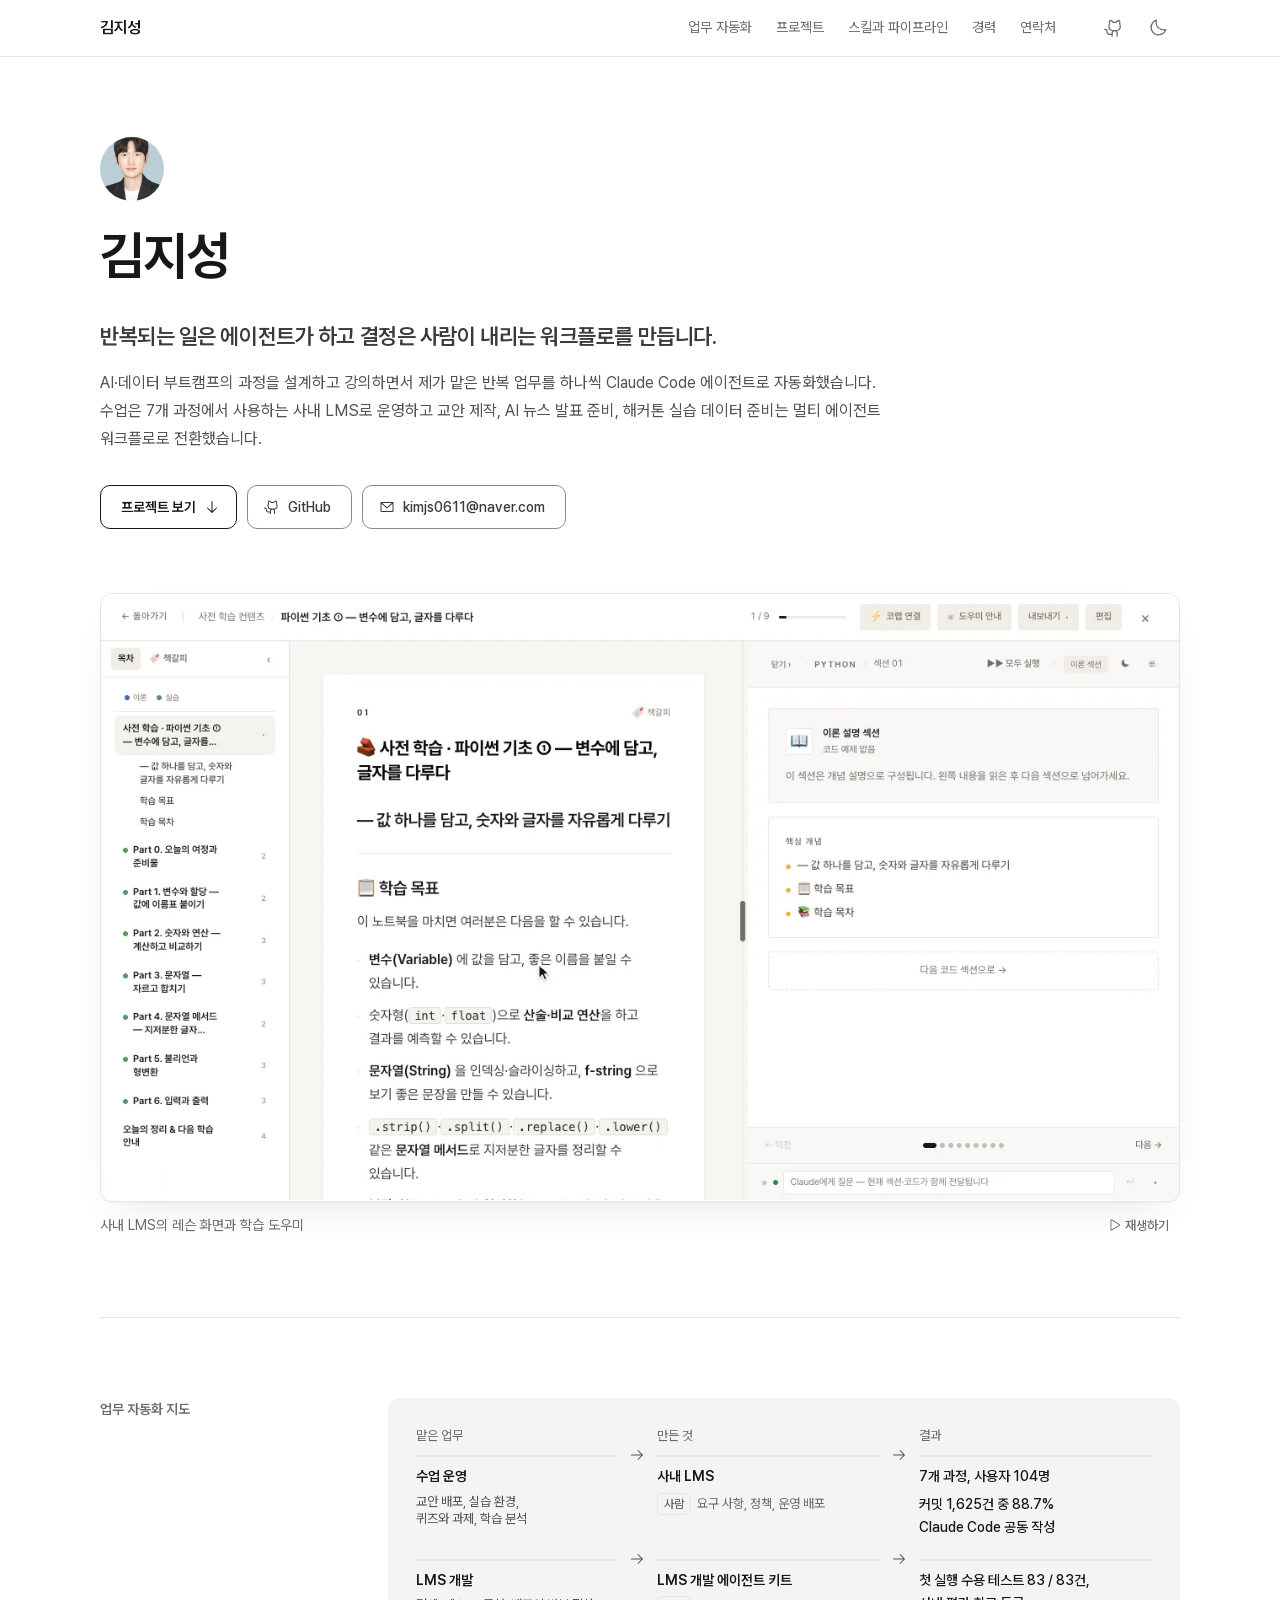
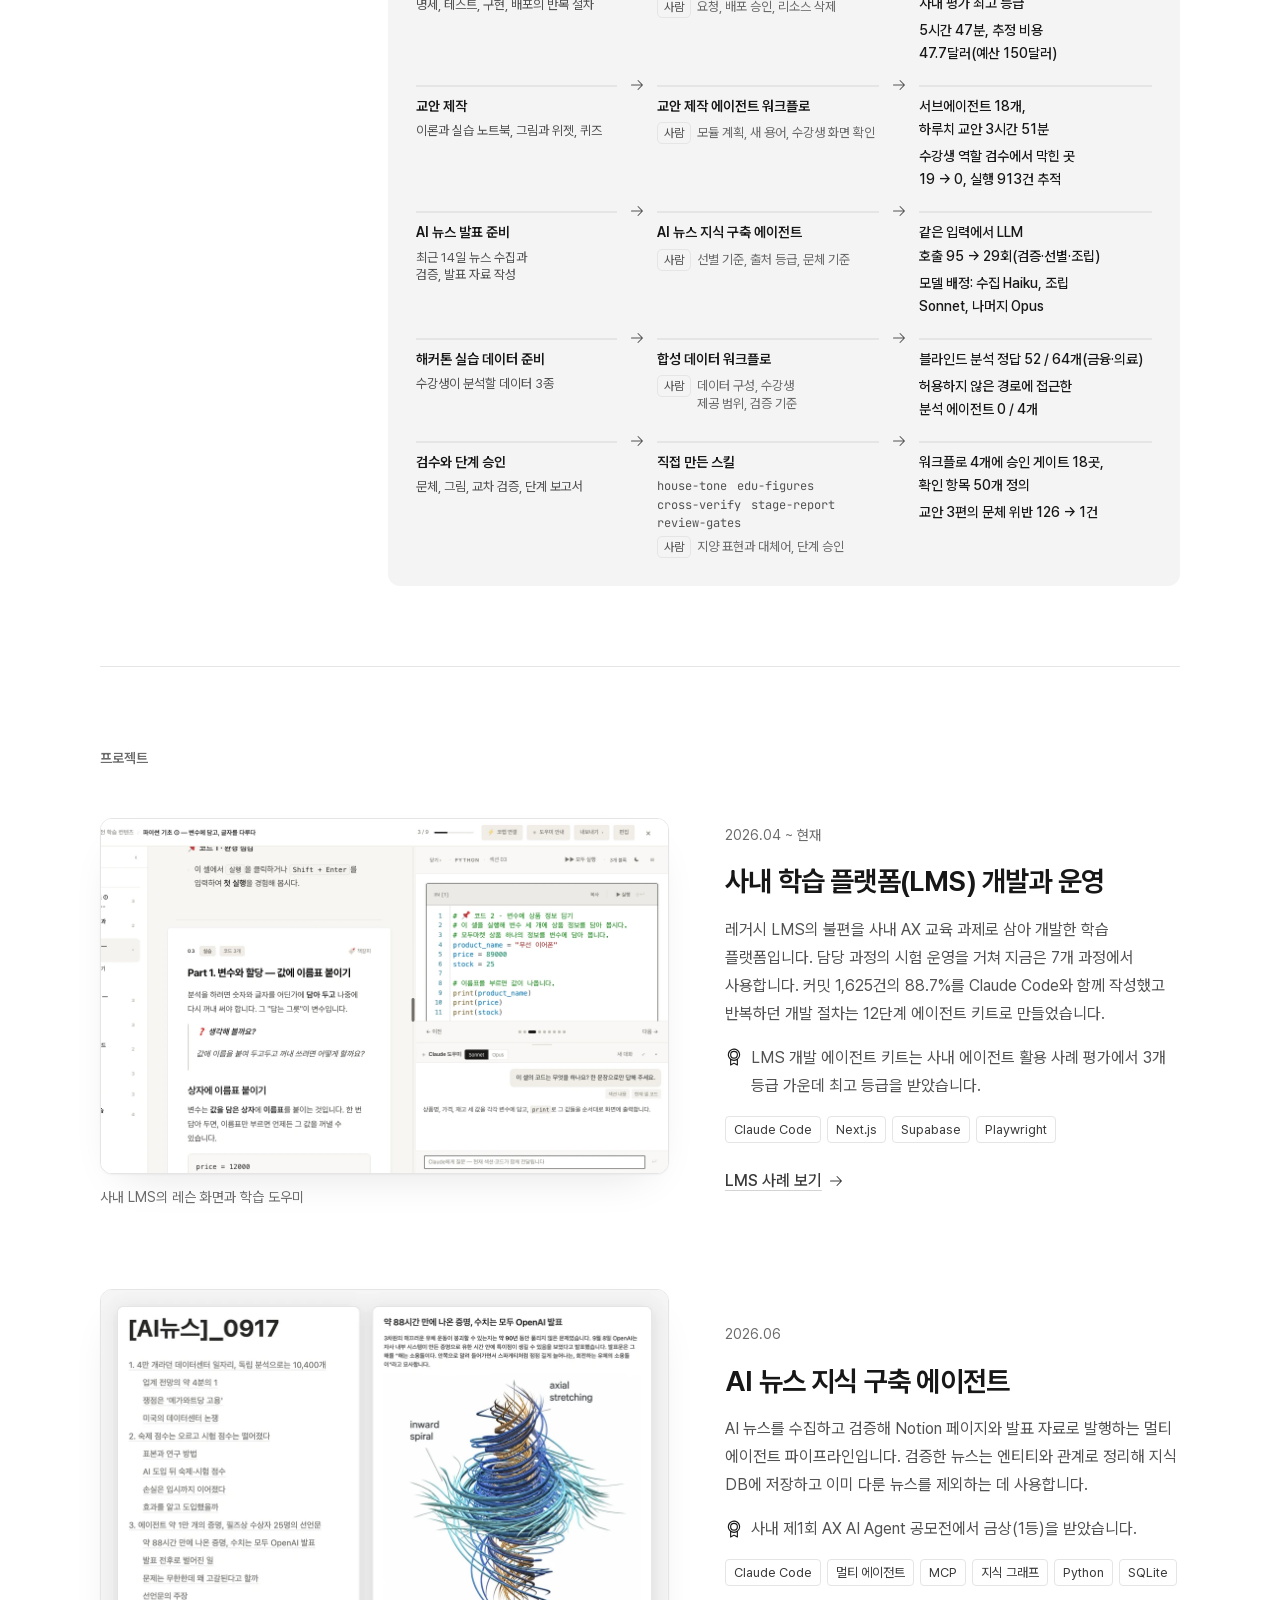
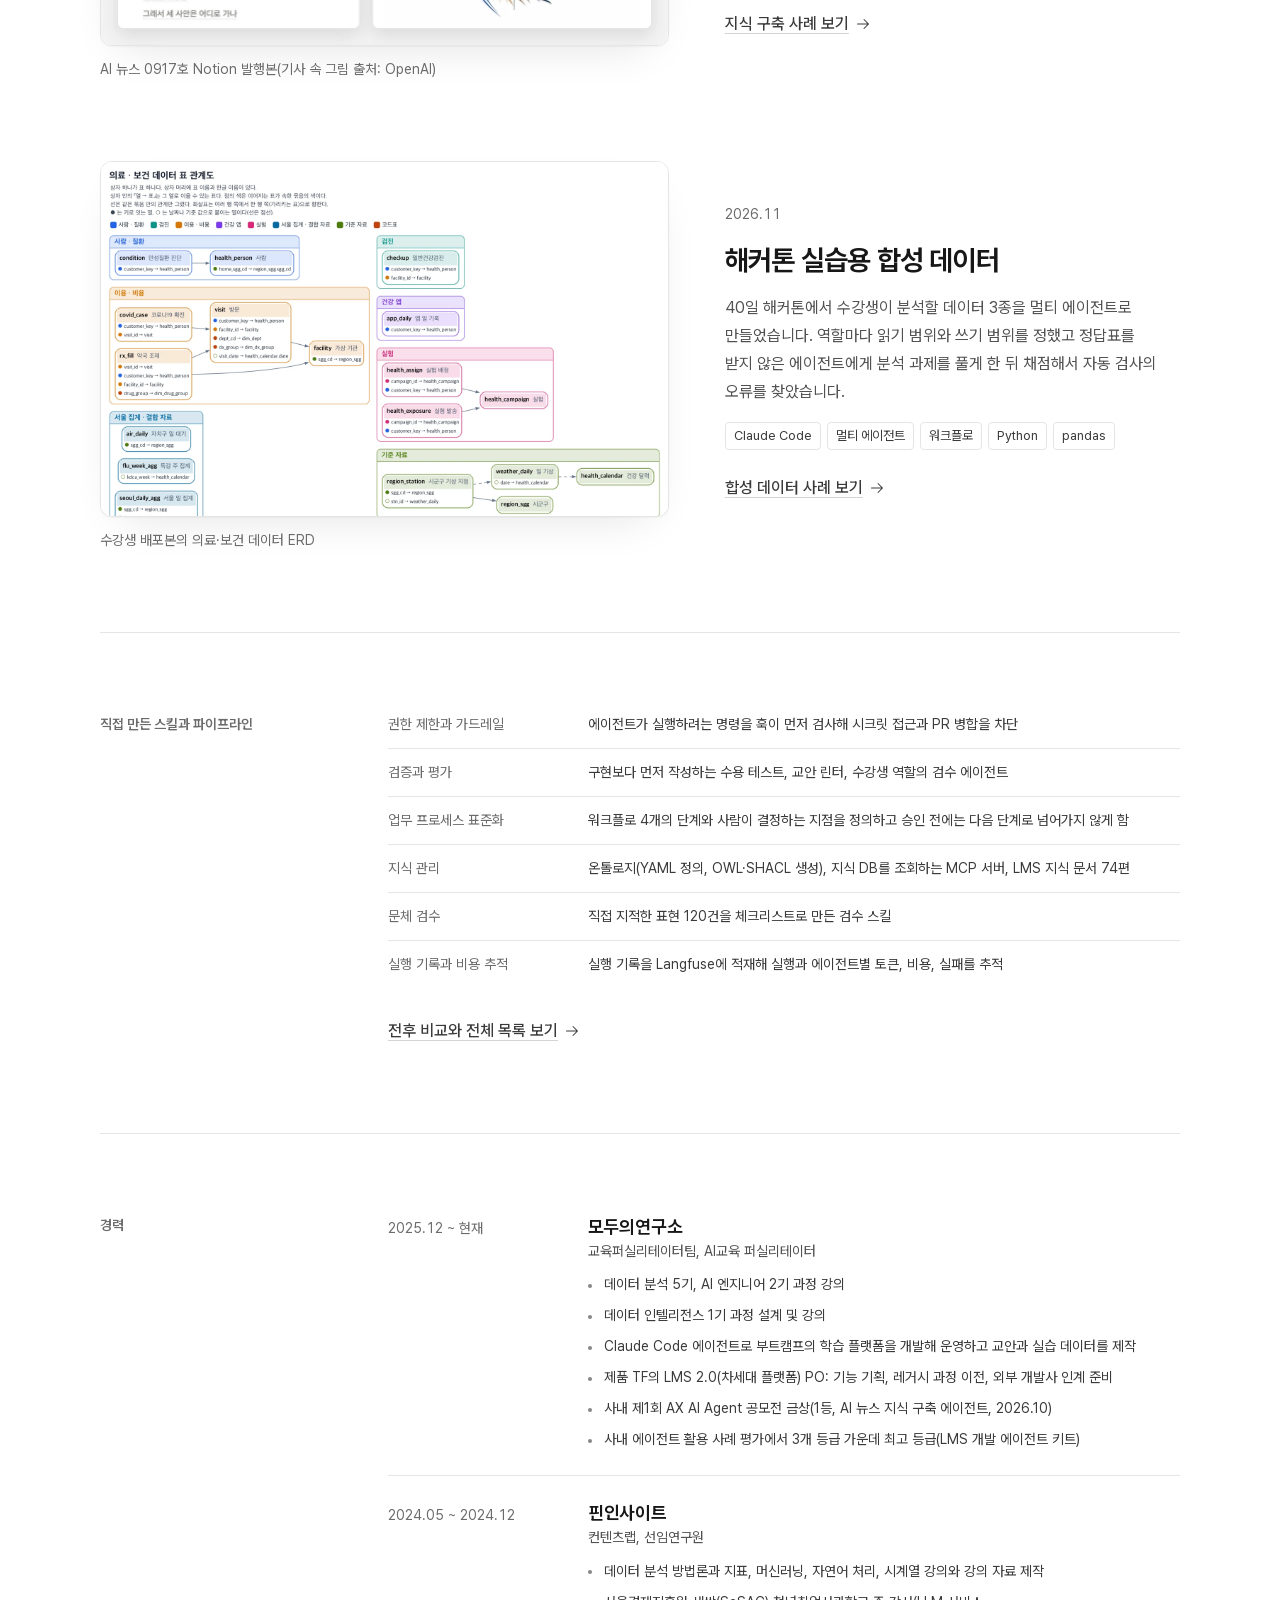
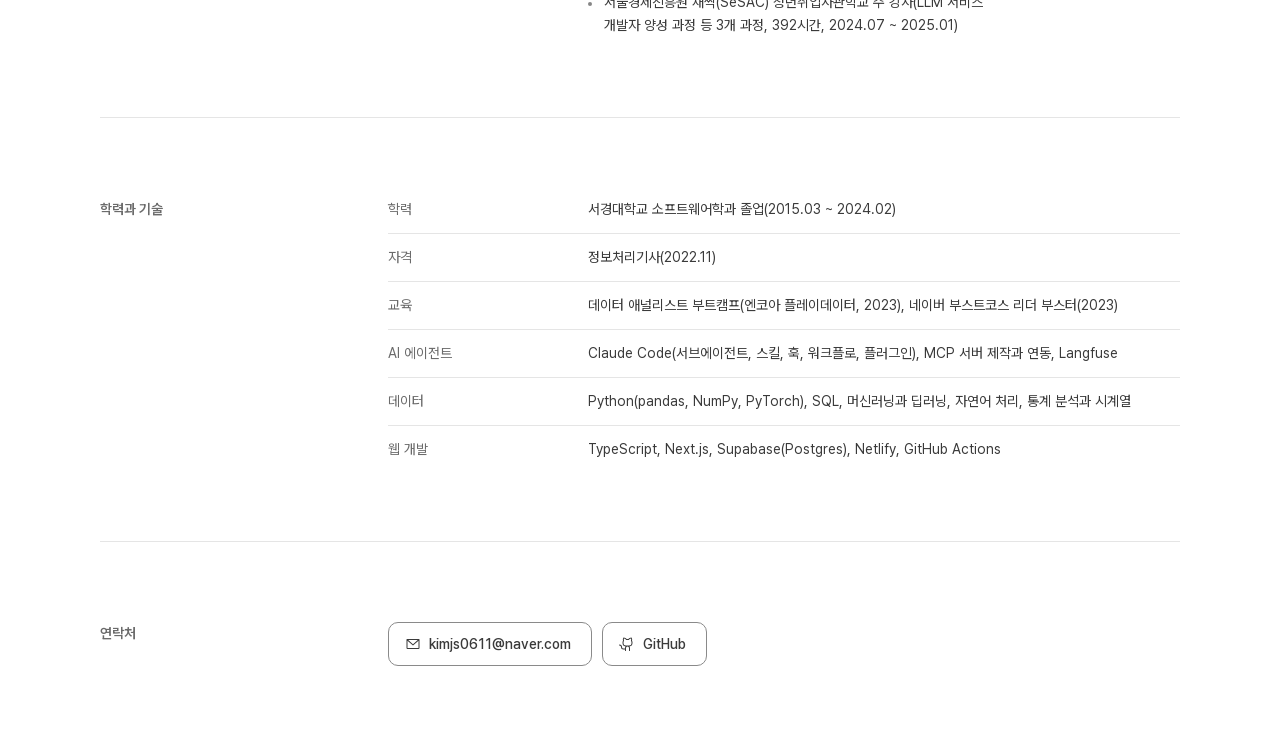
<file: index.html>
<!doctype html>
<html lang="ko">
  <head>
    <meta charset="UTF-8" />
    <meta name="viewport" content="width=device-width, initial-scale=1" />
    <title>김지성 포트폴리오</title>
    <link rel="preload" as="font" type="font/woff2" href="./assets/pretendard-var-BZYXvtjd.woff2" crossorigin />
    <meta
      name="description"
      content="반복되는 일은 에이전트가 하고 결정은 사람이 내리는 워크플로를 만듭니다. 수업 운영(사내 LMS), AI 뉴스 발표 준비, 교안 제작, 해커톤 실습 데이터의 자동화 사례가 있습니다."
    />
    <!-- 검색 엔진에 노출하지 않는다. 링크를 받은 사람만 본다. 노출하려면 아래 줄을 지운다. -->
    <meta name="robots" content="noindex, nofollow" />
    <!-- 휴대전화 브라우저의 위쪽 막대 색. 어두운 화면에서는 아래 스크립트와 테마 단추가 바꾼다 -->
    <meta name="theme-color" content="#ffffff" />
    <!-- 기본은 밝은 화면이다. 어두운 화면은 방문자가 고를 때만 쓰고 그때는 CSS 가 color-scheme 을 바꾼다 -->
    <meta name="color-scheme" content="light" />
    <meta property="og:url" content="https://studio-js.github.io/portfolio/" />
    <meta property="og:type" content="website" />
    <meta property="og:locale" content="ko_KR" />
    <meta property="og:site_name" content="김지성 포트폴리오" />
    <meta property="og:title" content="김지성 포트폴리오" />
    <meta
      property="og:description"
      content="반복되는 일은 에이전트가 하고 결정은 사람이 내리는 워크플로를 만듭니다. 수업 운영(사내 LMS), AI 뉴스 발표 준비, 교안 제작, 해커톤 실습 데이터의 자동화 사례가 있습니다."
    />
    <!-- 링크 미리보기 그림(1200x630). 빌드할 때 공개 주소 기준의 전체 주소로 바뀐다(scripts/prerender.mjs). -->
    <meta property="og:image" content="https://studio-js.github.io/portfolio/og.png" />
    <meta property="og:image:width" content="1200" />
    <meta property="og:image:height" content="630" />
    <meta
      property="og:image:alt"
      content="김지성 포트폴리오. AI 에이전트로 사내 플랫폼과 업무 자동화 파이프라인을 만들고 운영합니다."
    />
    <meta name="twitter:card" content="summary_large_image" />
    <link rel="icon" href="./favicon.ico" sizes="32x32" />
    <link rel="icon" type="image/svg+xml" href="./favicon.svg" />
    <link rel="apple-touch-icon" href="./apple-touch-icon.png" />
    <script>
      // 화면을 그리기 전에 밝기 설정을 적용한다. 기본은 밝은 화면이고, 어두운 화면은 직접 고른 사람에게만 보인다.
      try {
        if (localStorage.getItem("theme") === "dark") {
          document.documentElement.classList.add("dark")
          document
            .querySelector('meta[name="theme-color"]')
            .setAttribute("content", "#131211")
        }
      } catch (e) {}
    </script>
    <script type="module" src="./assets/index-DSQXTFAX.js"></script>
    <link rel="stylesheet" href="./assets/index-jaW7bTge.css">
  </head>
  <body>
    <div id="root" data-page="home"><link rel="preload" as="image" href="./media/profile.webp"/><link rel="preload" as="image" href="./media/lms-demo.webp"/><a href="#main" class="sr-only focus:not-sr-only focus:fixed focus:top-2 focus:left-2 focus:z-50 focus:rounded-md focus:bg-background focus:px-3 focus:py-2">본문으로 건너뛰기</a><header data-print="hide" class="sticky top-[env(safe-area-inset-top,0px)] z-40 border-b border-border bg-background/85 backdrop-blur-md"><div class="page flex h-14 items-center gap-6"><a href="#top" class="rounded-sm font-semibold tracking-tight text-foreground">김지성</a><nav aria-label="주요 구역" class="ml-auto hidden md:block"><ul class="flex items-center"><li><a href="#automation" class="flex h-11 items-center rounded-md px-3 type-small text-meta transition-colors hover:text-foreground">업무 자동화</a></li><li><a href="#projects" class="flex h-11 items-center rounded-md px-3 type-small text-meta transition-colors hover:text-foreground">프로젝트</a></li><li><a href="#tools" class="flex h-11 items-center rounded-md px-3 type-small text-meta transition-colors hover:text-foreground">스킬과 파이프라인</a></li><li><a href="#career" class="flex h-11 items-center rounded-md px-3 type-small text-meta transition-colors hover:text-foreground">경력</a></li><li><a href="#contact" class="flex h-11 items-center rounded-md px-3 type-small text-meta transition-colors hover:text-foreground">연락처</a></li></ul></nav><div class="ml-auto flex items-center md:ml-0"><a href="https://github.com/studio-js" target="_blank" rel="noreferrer" aria-label="GitHub 프로필⁠(새 창)" class="flex size-11 items-center justify-center rounded-md text-meta transition-colors hover:text-foreground"><svg xmlns="http://www.w3.org/2000/svg" width="1em" height="1em" fill="currentColor" viewBox="0 0 256 256" aria-hidden="true" class="size-5"><path d="M208.31,75.68A59.78,59.78,0,0,0,202.93,28,8,8,0,0,0,196,24a59.75,59.75,0,0,0-48,24H124A59.75,59.75,0,0,0,76,24a8,8,0,0,0-6.93,4,59.78,59.78,0,0,0-5.38,47.68A58.14,58.14,0,0,0,56,104v8a56.06,56.06,0,0,0,48.44,55.47A39.8,39.8,0,0,0,96,192v8H72a24,24,0,0,1-24-24A40,40,0,0,0,8,136a8,8,0,0,0,0,16,24,24,0,0,1,24,24,40,40,0,0,0,40,40H96v16a8,8,0,0,0,16,0V192a24,24,0,0,1,48,0v40a8,8,0,0,0,16,0V192a39.8,39.8,0,0,0-8.44-24.53A56.06,56.06,0,0,0,216,112v-8A58.14,58.14,0,0,0,208.31,75.68ZM200,112a40,40,0,0,1-40,40H112a40,40,0,0,1-40-40v-8a41.74,41.74,0,0,1,6.9-22.48A8,8,0,0,0,80,73.83a43.81,43.81,0,0,1,.79-33.58,43.88,43.88,0,0,1,32.32,20.06A8,8,0,0,0,119.82,64h32.35a8,8,0,0,0,6.74-3.69,43.87,43.87,0,0,1,32.32-20.06A43.81,43.81,0,0,1,192,73.83a8.09,8.09,0,0,0,1,7.65A41.72,41.72,0,0,1,200,104Z"></path></svg></a><button type="button" tabindex="0" data-slot="button" aria-label="어두운 화면으로 바꾸기" class="group/button inline-flex shrink-0 items-center justify-center rounded-lg border border-transparent bg-clip-padding text-sm font-medium whitespace-nowrap transition-[color,background-color,border-color,box-shadow,translate] outline-none select-none focus-visible:border-ring focus-visible:ring-3 focus-visible:ring-ring/50 active:not-aria-[haspopup]:translate-y-px disabled:pointer-events-none disabled:opacity-50 aria-invalid:border-destructive aria-invalid:ring-3 aria-invalid:ring-destructive/20 dark:aria-invalid:border-destructive/50 dark:aria-invalid:ring-destructive/40 [&amp;_svg]:pointer-events-none [&amp;_svg]:shrink-0 aria-expanded:bg-muted aria-expanded:text-foreground size-11 [&amp;_svg:not([class*=&#x27;size-&#x27;])]:size-5 text-meta hover:bg-transparent hover:text-foreground dark:hover:bg-transparent"><svg xmlns="http://www.w3.org/2000/svg" width="1em" height="1em" fill="currentColor" viewBox="0 0 256 256" aria-hidden="true"><path d="M233.54,142.23a8,8,0,0,0-8-2,88.08,88.08,0,0,1-109.8-109.8,8,8,0,0,0-10-10,104.84,104.84,0,0,0-52.91,37A104,104,0,0,0,136,224a103.09,103.09,0,0,0,62.52-20.88,104.84,104.84,0,0,0,37-52.91A8,8,0,0,0,233.54,142.23ZM188.9,190.34A88,88,0,0,1,65.66,67.11a89,89,0,0,1,31.4-26A106,106,0,0,0,96,56,104.11,104.11,0,0,0,200,160a106,106,0,0,0,14.92-1.06A89,89,0,0,1,188.9,190.34Z"></path></svg></button></div></div></header><main id="main"><section id="top" class="page pt-12 pb-16 sm:pt-16 lg:pt-20 lg:pb-20"><img src="./media/profile.webp" alt="" width="256" height="255" class="size-16 rounded-full object-cover dark:brightness-90"/><h1 class="mt-6 type-display">김지성</h1><p class="balance mt-8 max-w-[42rem] type-intro">반복되는 일은 에이전트가 하고 결정은 사람이 내리는 워크플로를 만듭니다.</p><p class="mt-4 max-w-[52rem] text-muted-foreground">AI⁠·⁠데이터 부트캠프의 과정을 설계하고 강의하면서 제가 맡은 반복 업무를 하나씩 Claude Code 에이전트로 자동화했습니다. 수업은 7개<!-- --> <!-- -->과정에서 사용하는 사내 LMS로 운영하고 교안 제작, AI 뉴스 발표 준비, 해커톤 실습 데이터 준비는 멀티 에이전트 워크플로로 전환했습니다.</p><div class="mt-8 flex flex-wrap items-center gap-2.5"><a data-slot="button" class="group/button inline-flex shrink-0 items-center justify-center rounded-lg border bg-clip-padding whitespace-nowrap transition-[color,background-color,border-color,box-shadow,translate] outline-none select-none focus-visible:border-ring focus-visible:ring-3 focus-visible:ring-ring/50 active:not-aria-[haspopup]:translate-y-px disabled:pointer-events-none disabled:opacity-50 aria-invalid:border-destructive aria-invalid:ring-3 aria-invalid:ring-destructive/20 dark:aria-invalid:border-destructive/50 dark:aria-invalid:ring-destructive/40 [&amp;_svg]:pointer-events-none [&amp;_svg]:shrink-0 [&amp;_svg:not([class*=&#x27;size-&#x27;])]:size-4 border-foreground bg-background font-semibold text-foreground hover:bg-accent h-11 gap-2 px-5 text-sm has-data-[icon=inline-end]:pr-4 has-data-[icon=inline-start]:pl-4" href="#projects">프로젝트 보기<svg xmlns="http://www.w3.org/2000/svg" width="1em" height="1em" fill="currentColor" viewBox="0 0 256 256" data-icon="inline-end" aria-hidden="true"><path d="M205.66,149.66l-72,72a8,8,0,0,1-11.32,0l-72-72a8,8,0,0,1,11.32-11.32L120,196.69V40a8,8,0,0,1,16,0V196.69l58.34-58.35a8,8,0,0,1,11.32,11.32Z"></path></svg></a><a data-slot="button" class="group/button inline-flex shrink-0 items-center justify-center rounded-lg border bg-clip-padding font-medium whitespace-nowrap transition-[color,background-color,border-color,box-shadow,translate] outline-none select-none focus-visible:border-ring focus-visible:ring-3 focus-visible:ring-ring/50 active:not-aria-[haspopup]:translate-y-px disabled:pointer-events-none disabled:opacity-50 aria-invalid:border-destructive aria-invalid:ring-3 aria-invalid:ring-destructive/20 dark:aria-invalid:border-destructive/50 dark:aria-invalid:ring-destructive/40 [&amp;_svg]:pointer-events-none [&amp;_svg]:shrink-0 [&amp;_svg:not([class*=&#x27;size-&#x27;])]:size-4 border-control bg-background text-secondary-foreground hover:border-control-hover hover:bg-accent aria-expanded:bg-accent h-11 gap-2 px-5 text-sm has-data-[icon=inline-end]:pr-4 has-data-[icon=inline-start]:pl-4" href="https://github.com/studio-js" target="_blank" rel="noreferrer"><svg xmlns="http://www.w3.org/2000/svg" width="1em" height="1em" fill="currentColor" viewBox="0 0 256 256" data-icon="inline-start" aria-hidden="true"><path d="M208.31,75.68A59.78,59.78,0,0,0,202.93,28,8,8,0,0,0,196,24a59.75,59.75,0,0,0-48,24H124A59.75,59.75,0,0,0,76,24a8,8,0,0,0-6.93,4,59.78,59.78,0,0,0-5.38,47.68A58.14,58.14,0,0,0,56,104v8a56.06,56.06,0,0,0,48.44,55.47A39.8,39.8,0,0,0,96,192v8H72a24,24,0,0,1-24-24A40,40,0,0,0,8,136a8,8,0,0,0,0,16,24,24,0,0,1,24,24,40,40,0,0,0,40,40H96v16a8,8,0,0,0,16,0V192a24,24,0,0,1,48,0v40a8,8,0,0,0,16,0V192a39.8,39.8,0,0,0-8.44-24.53A56.06,56.06,0,0,0,216,112v-8A58.14,58.14,0,0,0,208.31,75.68ZM200,112a40,40,0,0,1-40,40H112a40,40,0,0,1-40-40v-8a41.74,41.74,0,0,1,6.9-22.48A8,8,0,0,0,80,73.83a43.81,43.81,0,0,1,.79-33.58,43.88,43.88,0,0,1,32.32,20.06A8,8,0,0,0,119.82,64h32.35a8,8,0,0,0,6.74-3.69,43.87,43.87,0,0,1,32.32-20.06A43.81,43.81,0,0,1,192,73.83a8.09,8.09,0,0,0,1,7.65A41.72,41.72,0,0,1,200,104Z"></path></svg>GitHub<span class="sr-only">(새 창)</span></a><button type="button" tabindex="0" data-slot="button" data-print="hide" title="누르면 메일 주소를 복사합니다" class="group/button inline-flex shrink-0 items-center justify-center rounded-lg border bg-clip-padding font-medium whitespace-nowrap transition-[color,background-color,border-color,box-shadow,translate] outline-none focus-visible:border-ring focus-visible:ring-3 focus-visible:ring-ring/50 active:not-aria-[haspopup]:translate-y-px disabled:pointer-events-none disabled:opacity-50 aria-invalid:border-destructive aria-invalid:ring-3 aria-invalid:ring-destructive/20 dark:aria-invalid:border-destructive/50 dark:aria-invalid:ring-destructive/40 [&amp;_svg]:pointer-events-none [&amp;_svg]:shrink-0 [&amp;_svg:not([class*=&#x27;size-&#x27;])]:size-4 border-control bg-background text-secondary-foreground hover:border-control-hover hover:bg-accent aria-expanded:bg-accent h-11 gap-2 px-5 text-sm has-data-[icon=inline-end]:pr-4 has-data-[icon=inline-start]:pl-4 select-text"><svg xmlns="http://www.w3.org/2000/svg" width="1em" height="1em" fill="currentColor" viewBox="0 0 256 256" data-icon="inline-start" aria-hidden="true"><path d="M224,48H32a8,8,0,0,0-8,8V192a16,16,0,0,0,16,16H216a16,16,0,0,0,16-16V56A8,8,0,0,0,224,48ZM203.43,64,128,133.15,52.57,64ZM216,192H40V74.19l82.59,75.71a8,8,0,0,0,10.82,0L216,74.19V192Z"></path></svg><span>kimjs0611@naver.com</span><span class="sr-only">, 누르면 주소를 복사합니다</span><span aria-live="polite" class="sr-only"></span></button></div><figure data-avoid-break="true" class="flex flex-col gap-3 mt-12 lg:mt-16"><div class="frame"><video data-print="hide" src="./media/lms-demo.mp4" poster="./media/lms-demo.webp" width="1280" height="720" muted="" loop="" playsInline="" preload="metadata" aria-label="사내 LMS의 레슨 화면. 목차에서 구역을 고르면 교안이 그 구역으로 스크롤되고 오른쪽에 코드 셀이 나옵니다. 화면 아래의 학습 도우미를 열어 코드가 하는 일을 물으면 한 문장으로 된 답이 옵니다." class="block h-auto w-full cursor-pointer bg-white dark:brightness-90"></video><img data-print="only" src="./media/lms-demo.webp" alt="사내 LMS의 레슨 화면. 목차에서 구역을 고르면 교안이 그 구역으로 스크롤되고 오른쪽에 코드 셀이 나옵니다. 화면 아래의 학습 도우미를 열어 코드가 하는 일을 물으면 한 문장으로 된 답이 옵니다." width="1280" height="720" class="h-auto w-full bg-white"/></div><figcaption class="flex items-center justify-between gap-4 type-small text-meta"><span>사내 LMS의 레슨 화면과 학습 도우미</span><button type="button" tabindex="0" data-slot="button" data-print="hide" aria-label="영상 재생하기" class="group/button inline-flex items-center justify-center border border-transparent bg-clip-padding font-medium whitespace-nowrap transition-[color,background-color,border-color,box-shadow,translate] outline-none select-none focus-visible:border-ring focus-visible:ring-3 focus-visible:ring-ring/50 active:not-aria-[haspopup]:translate-y-px disabled:pointer-events-none disabled:opacity-50 aria-invalid:border-destructive aria-invalid:ring-3 aria-invalid:ring-destructive/20 dark:aria-invalid:border-destructive/50 dark:aria-invalid:ring-destructive/40 [&amp;_svg]:pointer-events-none [&amp;_svg]:shrink-0 hover:bg-muted hover:text-foreground aria-expanded:bg-muted aria-expanded:text-foreground dark:hover:bg-muted/50 h-7 gap-1 rounded-[min(var(--radius-md),12px)] px-2.5 text-[0.8125rem] in-data-[slot=button-group]:rounded-lg has-data-[icon=inline-end]:pr-1.5 has-data-[icon=inline-start]:pl-1.5 [&amp;_svg:not([class*=&#x27;size-&#x27;])]:size-3.5 -my-1 shrink-0 text-meta"><svg xmlns="http://www.w3.org/2000/svg" width="1em" height="1em" fill="currentColor" viewBox="0 0 256 256" data-icon="inline-start" aria-hidden="true"><path d="M232.4,114.49,88.32,26.35a16,16,0,0,0-16.2-.3A15.86,15.86,0,0,0,64,39.87V216.13A15.94,15.94,0,0,0,80,232a16.07,16.07,0,0,0,8.36-2.35L232.4,141.51a15.81,15.81,0,0,0,0-27ZM80,215.94V40l143.83,88Z"></path></svg>재생하기</button></figcaption></figure></section><section id="automation" class="page scroll-mt-28"><div class="grid gap-x-12 gap-y-7 border-t border-border py-14 lg:grid-cols-[15rem_minmax(0,1fr)] lg:py-20 [nav+section&gt;&amp;]:border-t-0"><div class="flex flex-col gap-2 lg:sticky lg:top-32 lg:self-start"><h2 class="type-small font-semibold text-meta">업무 자동화 지도</h2></div><div class="flex min-w-0 flex-col gap-8"><figure data-avoid-break="true" class="flex flex-col gap-3"><div class="flex flex-col gap-5 rounded-2xl bg-muted p-5 sm:p-7"><div role="group" aria-label="맡은 업무, 만든 것, 결과" class="flex flex-col gap-2.5"><div aria-hidden="true" class="hidden type-label font-normal text-meta sm:grid sm:grid-cols-[minmax(0,0.95fr)_1rem_minmax(0,1.05fr)_1rem_minmax(0,1.1fr)] sm:gap-x-3"><span>맡은 업무</span><span></span><span>만든 것</span><span></span><span>결과</span></div><ol class="flex flex-col gap-5"><li class="grid gap-y-1.5 type-small sm:grid-cols-[minmax(0,0.95fr)_1rem_minmax(0,1.05fr)_1rem_minmax(0,1.1fr)] sm:gap-x-3"><div class="flex min-w-0 flex-col gap-1 border-l-2 pl-3 sm:border-t-2 sm:border-l-0 sm:pt-2 sm:pl-0 border-border"><span class="font-semibold text-foreground"><span class="sr-only">맡은 업무: </span>수업 운영</span><span class="text-[0.8125rem] leading-snug text-muted-foreground">교안 배포, 실습 환경, 퀴즈와 과제, 학습 분석</span></div><span aria-hidden="true" class="hidden justify-center sm:flex"><svg xmlns="http://www.w3.org/2000/svg" width="1em" height="1em" fill="currentColor" viewBox="0 0 256 256" class="size-4 -translate-y-1/2 text-muted-foreground"><path d="M221.66,133.66l-72,72a8,8,0,0,1-11.32-11.32L196.69,136H40a8,8,0,0,1,0-16H196.69L138.34,61.66a8,8,0,0,1,11.32-11.32l72,72A8,8,0,0,1,221.66,133.66Z"></path></svg></span><div class="flex min-w-0 flex-col gap-1 border-l-2 pl-3 sm:border-t-2 sm:border-l-0 sm:pt-2 sm:pl-0 border-border"><span class="font-semibold text-foreground"><span class="sr-only">만든 것: </span>사내 LMS</span><span class="text-[0.8125rem] leading-snug flex items-baseline gap-1.5 text-meta"><span class="rounded-[5px] border border-border px-1.5 text-xs leading-5 whitespace-nowrap text-muted-foreground">사람</span><span class="sr-only">이 정하는 것: </span><span>요구 사항, 정책, 운영 배포</span></span></div><span aria-hidden="true" class="hidden justify-center sm:flex"><svg xmlns="http://www.w3.org/2000/svg" width="1em" height="1em" fill="currentColor" viewBox="0 0 256 256" class="size-4 -translate-y-1/2 text-muted-foreground"><path d="M221.66,133.66l-72,72a8,8,0,0,1-11.32-11.32L196.69,136H40a8,8,0,0,1,0-16H196.69L138.34,61.66a8,8,0,0,1,11.32-11.32l72,72A8,8,0,0,1,221.66,133.66Z"></path></svg></span><div class="flex min-w-0 flex-col gap-1 border-l-2 pl-3 sm:border-t-2 sm:border-l-0 sm:pt-2 sm:pl-0 border-border"><span class="sr-only">결과: </span><span class="font-medium text-foreground">7개 과정, 사용자 104명</span><span class="font-medium text-foreground">커밋 1,625건 중 88.7% Claude Code 공동 작성</span></div></li><li class="grid gap-y-1.5 type-small sm:grid-cols-[minmax(0,0.95fr)_1rem_minmax(0,1.05fr)_1rem_minmax(0,1.1fr)] sm:gap-x-3"><div class="flex min-w-0 flex-col gap-1 border-l-2 pl-3 sm:border-t-2 sm:border-l-0 sm:pt-2 sm:pl-0 border-border"><span class="font-semibold text-foreground"><span class="sr-only">맡은 업무: </span>LMS 개발</span><span class="text-[0.8125rem] leading-snug text-muted-foreground">명세, 테스트, 구현, 배포의 반복 절차</span></div><span aria-hidden="true" class="hidden justify-center sm:flex"><svg xmlns="http://www.w3.org/2000/svg" width="1em" height="1em" fill="currentColor" viewBox="0 0 256 256" class="size-4 -translate-y-1/2 text-muted-foreground"><path d="M221.66,133.66l-72,72a8,8,0,0,1-11.32-11.32L196.69,136H40a8,8,0,0,1,0-16H196.69L138.34,61.66a8,8,0,0,1,11.32-11.32l72,72A8,8,0,0,1,221.66,133.66Z"></path></svg></span><div class="flex min-w-0 flex-col gap-1 border-l-2 pl-3 sm:border-t-2 sm:border-l-0 sm:pt-2 sm:pl-0 border-border"><span class="font-semibold text-foreground"><span class="sr-only">만든 것: </span>LMS 개발 에이전트 키트</span><span class="text-[0.8125rem] leading-snug flex items-baseline gap-1.5 text-meta"><span class="rounded-[5px] border border-border px-1.5 text-xs leading-5 whitespace-nowrap text-muted-foreground">사람</span><span class="sr-only">이 정하는 것: </span><span>요청, 배포 승인, 리소스 삭제</span></span></div><span aria-hidden="true" class="hidden justify-center sm:flex"><svg xmlns="http://www.w3.org/2000/svg" width="1em" height="1em" fill="currentColor" viewBox="0 0 256 256" class="size-4 -translate-y-1/2 text-muted-foreground"><path d="M221.66,133.66l-72,72a8,8,0,0,1-11.32-11.32L196.69,136H40a8,8,0,0,1,0-16H196.69L138.34,61.66a8,8,0,0,1,11.32-11.32l72,72A8,8,0,0,1,221.66,133.66Z"></path></svg></span><div class="flex min-w-0 flex-col gap-1 border-l-2 pl-3 sm:border-t-2 sm:border-l-0 sm:pt-2 sm:pl-0 border-border"><span class="sr-only">결과: </span><span class="font-medium text-foreground">첫 실행 수용 테스트 83 / 83건, 사내 평가 최고 등급</span><span class="font-medium text-foreground">5시간 47분, 추정 비용 47.7달러⁠(예산 150달러)</span></div></li><li class="grid gap-y-1.5 type-small sm:grid-cols-[minmax(0,0.95fr)_1rem_minmax(0,1.05fr)_1rem_minmax(0,1.1fr)] sm:gap-x-3"><div class="flex min-w-0 flex-col gap-1 border-l-2 pl-3 sm:border-t-2 sm:border-l-0 sm:pt-2 sm:pl-0 border-border"><span class="font-semibold text-foreground"><span class="sr-only">맡은 업무: </span>교안 제작</span><span class="text-[0.8125rem] leading-snug text-muted-foreground">이론과 실습 노트북, 그림과 위젯, 퀴즈</span></div><span aria-hidden="true" class="hidden justify-center sm:flex"><svg xmlns="http://www.w3.org/2000/svg" width="1em" height="1em" fill="currentColor" viewBox="0 0 256 256" class="size-4 -translate-y-1/2 text-muted-foreground"><path d="M221.66,133.66l-72,72a8,8,0,0,1-11.32-11.32L196.69,136H40a8,8,0,0,1,0-16H196.69L138.34,61.66a8,8,0,0,1,11.32-11.32l72,72A8,8,0,0,1,221.66,133.66Z"></path></svg></span><div class="flex min-w-0 flex-col gap-1 border-l-2 pl-3 sm:border-t-2 sm:border-l-0 sm:pt-2 sm:pl-0 border-border"><span class="font-semibold text-foreground"><span class="sr-only">만든 것: </span>교안 제작 에이전트 워크플로</span><span class="text-[0.8125rem] leading-snug flex items-baseline gap-1.5 text-meta"><span class="rounded-[5px] border border-border px-1.5 text-xs leading-5 whitespace-nowrap text-muted-foreground">사람</span><span class="sr-only">이 정하는 것: </span><span>모듈 계획, 새 용어, 수강생 화면 확인</span></span></div><span aria-hidden="true" class="hidden justify-center sm:flex"><svg xmlns="http://www.w3.org/2000/svg" width="1em" height="1em" fill="currentColor" viewBox="0 0 256 256" class="size-4 -translate-y-1/2 text-muted-foreground"><path d="M221.66,133.66l-72,72a8,8,0,0,1-11.32-11.32L196.69,136H40a8,8,0,0,1,0-16H196.69L138.34,61.66a8,8,0,0,1,11.32-11.32l72,72A8,8,0,0,1,221.66,133.66Z"></path></svg></span><div class="flex min-w-0 flex-col gap-1 border-l-2 pl-3 sm:border-t-2 sm:border-l-0 sm:pt-2 sm:pl-0 border-border"><span class="sr-only">결과: </span><span class="font-medium text-foreground">서브에이전트 18개, 하루치 교안 3시간 51분</span><span class="font-medium text-foreground">수강생 역할 검수에서 막힌 곳 19 → 0, 실행 913건 추적</span></div></li><li class="grid gap-y-1.5 type-small sm:grid-cols-[minmax(0,0.95fr)_1rem_minmax(0,1.05fr)_1rem_minmax(0,1.1fr)] sm:gap-x-3"><div class="flex min-w-0 flex-col gap-1 border-l-2 pl-3 sm:border-t-2 sm:border-l-0 sm:pt-2 sm:pl-0 border-border"><span class="font-semibold text-foreground"><span class="sr-only">맡은 업무: </span>AI 뉴스 발표 준비</span><span class="text-[0.8125rem] leading-snug text-muted-foreground">최근 14일 뉴스 수집과 검증, 발표 자료 작성</span></div><span aria-hidden="true" class="hidden justify-center sm:flex"><svg xmlns="http://www.w3.org/2000/svg" width="1em" height="1em" fill="currentColor" viewBox="0 0 256 256" class="size-4 -translate-y-1/2 text-muted-foreground"><path d="M221.66,133.66l-72,72a8,8,0,0,1-11.32-11.32L196.69,136H40a8,8,0,0,1,0-16H196.69L138.34,61.66a8,8,0,0,1,11.32-11.32l72,72A8,8,0,0,1,221.66,133.66Z"></path></svg></span><div class="flex min-w-0 flex-col gap-1 border-l-2 pl-3 sm:border-t-2 sm:border-l-0 sm:pt-2 sm:pl-0 border-border"><span class="font-semibold text-foreground"><span class="sr-only">만든 것: </span>AI 뉴스 지식 구축 에이전트</span><span class="text-[0.8125rem] leading-snug flex items-baseline gap-1.5 text-meta"><span class="rounded-[5px] border border-border px-1.5 text-xs leading-5 whitespace-nowrap text-muted-foreground">사람</span><span class="sr-only">이 정하는 것: </span><span>선별 기준, 출처 등급, 문체 기준</span></span></div><span aria-hidden="true" class="hidden justify-center sm:flex"><svg xmlns="http://www.w3.org/2000/svg" width="1em" height="1em" fill="currentColor" viewBox="0 0 256 256" class="size-4 -translate-y-1/2 text-muted-foreground"><path d="M221.66,133.66l-72,72a8,8,0,0,1-11.32-11.32L196.69,136H40a8,8,0,0,1,0-16H196.69L138.34,61.66a8,8,0,0,1,11.32-11.32l72,72A8,8,0,0,1,221.66,133.66Z"></path></svg></span><div class="flex min-w-0 flex-col gap-1 border-l-2 pl-3 sm:border-t-2 sm:border-l-0 sm:pt-2 sm:pl-0 border-border"><span class="sr-only">결과: </span><span class="font-medium text-foreground">같은 입력에서 LLM 호출 95 → 29회⁠(검증⁠·⁠선별⁠·⁠조립)</span><span class="font-medium text-foreground">모델 배정: 수집 Haiku, 조립 Sonnet, 나머지 Opus</span></div></li><li class="grid gap-y-1.5 type-small sm:grid-cols-[minmax(0,0.95fr)_1rem_minmax(0,1.05fr)_1rem_minmax(0,1.1fr)] sm:gap-x-3"><div class="flex min-w-0 flex-col gap-1 border-l-2 pl-3 sm:border-t-2 sm:border-l-0 sm:pt-2 sm:pl-0 border-border"><span class="font-semibold text-foreground"><span class="sr-only">맡은 업무: </span>해커톤 실습 데이터 준비</span><span class="text-[0.8125rem] leading-snug text-muted-foreground">수강생이 분석할 데이터 3종</span></div><span aria-hidden="true" class="hidden justify-center sm:flex"><svg xmlns="http://www.w3.org/2000/svg" width="1em" height="1em" fill="currentColor" viewBox="0 0 256 256" class="size-4 -translate-y-1/2 text-muted-foreground"><path d="M221.66,133.66l-72,72a8,8,0,0,1-11.32-11.32L196.69,136H40a8,8,0,0,1,0-16H196.69L138.34,61.66a8,8,0,0,1,11.32-11.32l72,72A8,8,0,0,1,221.66,133.66Z"></path></svg></span><div class="flex min-w-0 flex-col gap-1 border-l-2 pl-3 sm:border-t-2 sm:border-l-0 sm:pt-2 sm:pl-0 border-border"><span class="font-semibold text-foreground"><span class="sr-only">만든 것: </span>합성 데이터 워크플로</span><span class="text-[0.8125rem] leading-snug flex items-baseline gap-1.5 text-meta"><span class="rounded-[5px] border border-border px-1.5 text-xs leading-5 whitespace-nowrap text-muted-foreground">사람</span><span class="sr-only">이 정하는 것: </span><span>데이터 구성, 수강생 제공 범위, 검증 기준</span></span></div><span aria-hidden="true" class="hidden justify-center sm:flex"><svg xmlns="http://www.w3.org/2000/svg" width="1em" height="1em" fill="currentColor" viewBox="0 0 256 256" class="size-4 -translate-y-1/2 text-muted-foreground"><path d="M221.66,133.66l-72,72a8,8,0,0,1-11.32-11.32L196.69,136H40a8,8,0,0,1,0-16H196.69L138.34,61.66a8,8,0,0,1,11.32-11.32l72,72A8,8,0,0,1,221.66,133.66Z"></path></svg></span><div class="flex min-w-0 flex-col gap-1 border-l-2 pl-3 sm:border-t-2 sm:border-l-0 sm:pt-2 sm:pl-0 border-border"><span class="sr-only">결과: </span><span class="font-medium text-foreground">블라인드 분석 정답 52 / 64개⁠(금융⁠·⁠의료)</span><span class="font-medium text-foreground">허용하지 않은 경로에 접근한 분석 에이전트 0 / 4개</span></div></li><li class="grid gap-y-1.5 type-small sm:grid-cols-[minmax(0,0.95fr)_1rem_minmax(0,1.05fr)_1rem_minmax(0,1.1fr)] sm:gap-x-3"><div class="flex min-w-0 flex-col gap-1 border-l-2 pl-3 sm:border-t-2 sm:border-l-0 sm:pt-2 sm:pl-0 border-border"><span class="font-semibold text-foreground"><span class="sr-only">맡은 업무: </span>검수와 단계 승인</span><span class="text-[0.8125rem] leading-snug text-muted-foreground">문체, 그림, 교차 검증, 단계 보고서</span></div><span aria-hidden="true" class="hidden justify-center sm:flex"><svg xmlns="http://www.w3.org/2000/svg" width="1em" height="1em" fill="currentColor" viewBox="0 0 256 256" class="size-4 -translate-y-1/2 text-muted-foreground"><path d="M221.66,133.66l-72,72a8,8,0,0,1-11.32-11.32L196.69,136H40a8,8,0,0,1,0-16H196.69L138.34,61.66a8,8,0,0,1,11.32-11.32l72,72A8,8,0,0,1,221.66,133.66Z"></path></svg></span><div class="flex min-w-0 flex-col gap-1 border-l-2 pl-3 sm:border-t-2 sm:border-l-0 sm:pt-2 sm:pl-0 border-border"><span class="font-semibold text-foreground"><span class="sr-only">만든 것: </span>직접 만든 스킬</span><span class="flex flex-wrap gap-x-2.5 gap-y-0.5"><code class="font-mono text-[0.75rem] leading-snug text-muted-foreground">house-tone</code><code class="font-mono text-[0.75rem] leading-snug text-muted-foreground">edu-figures</code><code class="font-mono text-[0.75rem] leading-snug text-muted-foreground">cross-verify</code><code class="font-mono text-[0.75rem] leading-snug text-muted-foreground">stage-report</code><code class="font-mono text-[0.75rem] leading-snug text-muted-foreground">review-gates</code></span><span class="text-[0.8125rem] leading-snug flex items-baseline gap-1.5 text-meta"><span class="rounded-[5px] border border-border px-1.5 text-xs leading-5 whitespace-nowrap text-muted-foreground">사람</span><span class="sr-only">이 정하는 것: </span><span>지양 표현과 대체어, 단계 승인</span></span></div><span aria-hidden="true" class="hidden justify-center sm:flex"><svg xmlns="http://www.w3.org/2000/svg" width="1em" height="1em" fill="currentColor" viewBox="0 0 256 256" class="size-4 -translate-y-1/2 text-muted-foreground"><path d="M221.66,133.66l-72,72a8,8,0,0,1-11.32-11.32L196.69,136H40a8,8,0,0,1,0-16H196.69L138.34,61.66a8,8,0,0,1,11.32-11.32l72,72A8,8,0,0,1,221.66,133.66Z"></path></svg></span><div class="flex min-w-0 flex-col gap-1 border-l-2 pl-3 sm:border-t-2 sm:border-l-0 sm:pt-2 sm:pl-0 border-border"><span class="sr-only">결과: </span><span class="font-medium text-foreground">워크플로 4개에 승인 게이트 18곳, 확인 항목 50개 정의</span><span class="font-medium text-foreground">교안 3편의 문체 위반 126 → 1건</span></div></li></ol></div></div></figure></div></div></section><section id="projects" class="page scroll-mt-16"><div class="border-t border-border py-14 lg:py-20"><h2 class="type-small font-semibold text-meta">프로젝트</h2><div class="mt-10 flex flex-col gap-16 lg:mt-12 lg:gap-20"><article data-avoid-break="true" class="grid items-center gap-x-14 gap-y-7 lg:grid-cols-[minmax(0,1.25fr)_minmax(0,1fr)]"><figure data-avoid-break="true" class="flex flex-col gap-3"><button type="button" tabindex="0" data-base-ui-click-trigger="" id="base-ui-_R_7lcr_" aria-haspopup="dialog" aria-expanded="false" data-slot="dialog-trigger" aria-label="사내 LMS의 레슨 화면과 학습 도우미 크게 보기" class="block w-full cursor-zoom-in frame"><img src="./media/lms-tutor.webp" alt="사내 LMS의 레슨 화면. 오른쪽 위에 코드 셀이 있고 오른쪽 아래의 학습 도우미 창에 코드가 하는 일을 묻는 질문과 한 문장으로 된 답이 보입니다." width="1280" height="720" loading="lazy" decoding="async" class="block w-full bg-white dark:brightness-90 aspect-[16/10] object-cover object-right-top"/></button><figcaption class="type-small text-meta">사내 LMS의 레슨 화면과 학습 도우미</figcaption></figure><div class="flex flex-col gap-4"><p class="type-small text-meta tabular-nums">2026.04 ~ 현재</p><h3 class="type-title"><a href="./lms.html" class="rounded-sm hover:underline hover:underline-offset-4">사내 학습 플랫폼⁠(LMS) 개발과 운영</a></h3><p class="text-muted-foreground">레거시 LMS의 불편을 사내 AX 교육 과제로 삼아 개발한 학습 플랫폼입니다. 담당 과정의 시험 운영을 거쳐 지금은 7개 과정에서 사용합니다. 커밋 1,625건의 88.7%⁠를 Claude Code와 함께 작성했고 반복하던 개발 절차는 12단계 에이전트 키트로 만들었습니다.</p><p class="flex items-start gap-2 text-muted-foreground"><svg xmlns="http://www.w3.org/2000/svg" width="1em" height="1em" fill="currentColor" viewBox="0 0 256 256" aria-hidden="true" class="mt-[0.3rem] size-[1.125rem] shrink-0 text-brand"><path d="M216,96A88,88,0,1,0,72,163.83V240a8,8,0,0,0,11.58,7.16L128,225l44.43,22.21A8.07,8.07,0,0,0,176,248a8,8,0,0,0,8-8V163.83A87.85,87.85,0,0,0,216,96ZM56,96a72,72,0,1,1,72,72A72.08,72.08,0,0,1,56,96ZM168,227.06l-36.43-18.21a8,8,0,0,0-7.16,0L88,227.06V174.37a87.89,87.89,0,0,0,80,0ZM128,152A56,56,0,1,0,72,96,56.06,56.06,0,0,0,128,152Zm0-96A40,40,0,1,1,88,96,40,40,0,0,1,128,56Z"></path></svg><span>LMS 개발 에이전트 키트는 사내 에이전트 활용 사례 평가에서 3개 등급 가운데 최고 등급을 받았습니다.</span></p><ul aria-label="사용한 기술" class="flex flex-wrap gap-1.5"><li class="rounded-[4px] border border-border px-2 py-[0.1875rem] type-label font-normal text-secondary-foreground">Claude Code</li><li class="rounded-[4px] border border-border px-2 py-[0.1875rem] type-label font-normal text-secondary-foreground">Next.js</li><li class="rounded-[4px] border border-border px-2 py-[0.1875rem] type-label font-normal text-secondary-foreground">Supabase</li><li class="rounded-[4px] border border-border px-2 py-[0.1875rem] type-label font-normal text-secondary-foreground">Playwright</li></ul><a href="./lms.html" class="inline-flex h-11 w-fit items-center gap-1.5 font-medium"><span class="rounded-sm underline decoration-input underline-offset-4 transition-colors hover:decoration-foreground">LMS 사례 보기</span><svg xmlns="http://www.w3.org/2000/svg" width="1em" height="1em" fill="currentColor" viewBox="0 0 256 256" aria-hidden="true" class="size-4"><path d="M221.66,133.66l-72,72a8,8,0,0,1-11.32-11.32L196.69,136H40a8,8,0,0,1,0-16H196.69L138.34,61.66a8,8,0,0,1,11.32-11.32l72,72A8,8,0,0,1,221.66,133.66Z"></path></svg></a></div></article><article data-avoid-break="true" class="grid items-center gap-x-14 gap-y-7 lg:grid-cols-[minmax(0,1.25fr)_minmax(0,1fr)]"><figure data-avoid-break="true" class="flex flex-col gap-3"><button type="button" tabindex="0" data-base-ui-click-trigger="" id="base-ui-_R_7lkr_" aria-haspopup="dialog" aria-expanded="false" data-slot="dialog-trigger" aria-label="AI 뉴스 0917호 Notion 발행본 크게 보기" class="block w-full cursor-zoom-in frame"><img src="./media/news-issue-cover.webp" alt="AI 뉴스 0917호 Notion 발행본의 두 부분. 왼쪽은 호 제목 「[AI뉴스]_0917」⁠과 기사 3건의 목차이고 오른쪽은 3번 기사 「약 88시간 만에 나온 증명, 수치는 모두 OpenAI 발표」⁠의 본문과 OpenAI 발표문의 소용돌이 그림입니다." width="1140" height="712" loading="lazy" decoding="async" class="block w-full bg-white dark:brightness-90 aspect-[16/10] object-cover object-top"/></button><figcaption class="type-small text-meta">AI 뉴스 0917호 Notion 발행본⁠(기사 속 그림 출처: OpenAI)</figcaption></figure><div class="flex flex-col gap-4"><p class="type-small text-meta tabular-nums">2026.06</p><h3 class="type-title"><a href="./knowledge.html" class="rounded-sm hover:underline hover:underline-offset-4">AI 뉴스 지식 구축 에이전트</a></h3><p class="text-muted-foreground">AI 뉴스를 수집하고 검증해 Notion 페이지와 발표 자료로 발행하는 멀티 에이전트 파이프라인입니다. 검증한 뉴스는 엔티티와 관계로 정리해 지식 DB에 저장하고 이미 다룬 뉴스를 제외하는 데 사용합니다.</p><p class="flex items-start gap-2 text-muted-foreground"><svg xmlns="http://www.w3.org/2000/svg" width="1em" height="1em" fill="currentColor" viewBox="0 0 256 256" aria-hidden="true" class="mt-[0.3rem] size-[1.125rem] shrink-0 text-brand"><path d="M216,96A88,88,0,1,0,72,163.83V240a8,8,0,0,0,11.58,7.16L128,225l44.43,22.21A8.07,8.07,0,0,0,176,248a8,8,0,0,0,8-8V163.83A87.85,87.85,0,0,0,216,96ZM56,96a72,72,0,1,1,72,72A72.08,72.08,0,0,1,56,96ZM168,227.06l-36.43-18.21a8,8,0,0,0-7.16,0L88,227.06V174.37a87.89,87.89,0,0,0,80,0ZM128,152A56,56,0,1,0,72,96,56.06,56.06,0,0,0,128,152Zm0-96A40,40,0,1,1,88,96,40,40,0,0,1,128,56Z"></path></svg><span>사내 제1회 AX AI Agent 공모전에서 금상⁠(1등)⁠을 받았습니다.</span></p><ul aria-label="사용한 기술" class="flex flex-wrap gap-1.5"><li class="rounded-[4px] border border-border px-2 py-[0.1875rem] type-label font-normal text-secondary-foreground">Claude Code</li><li class="rounded-[4px] border border-border px-2 py-[0.1875rem] type-label font-normal text-secondary-foreground">멀티 에이전트</li><li class="rounded-[4px] border border-border px-2 py-[0.1875rem] type-label font-normal text-secondary-foreground">MCP</li><li class="rounded-[4px] border border-border px-2 py-[0.1875rem] type-label font-normal text-secondary-foreground">지식 그래프</li><li class="rounded-[4px] border border-border px-2 py-[0.1875rem] type-label font-normal text-secondary-foreground">Python</li><li class="rounded-[4px] border border-border px-2 py-[0.1875rem] type-label font-normal text-secondary-foreground">SQLite</li></ul><a href="./knowledge.html" class="inline-flex h-11 w-fit items-center gap-1.5 font-medium"><span class="rounded-sm underline decoration-input underline-offset-4 transition-colors hover:decoration-foreground">지식 구축 사례 보기</span><svg xmlns="http://www.w3.org/2000/svg" width="1em" height="1em" fill="currentColor" viewBox="0 0 256 256" aria-hidden="true" class="size-4"><path d="M221.66,133.66l-72,72a8,8,0,0,1-11.32-11.32L196.69,136H40a8,8,0,0,1,0-16H196.69L138.34,61.66a8,8,0,0,1,11.32-11.32l72,72A8,8,0,0,1,221.66,133.66Z"></path></svg></a></div></article><article data-avoid-break="true" class="grid items-center gap-x-14 gap-y-7 lg:grid-cols-[minmax(0,1.25fr)_minmax(0,1fr)]"><figure data-avoid-break="true" class="flex flex-col gap-3"><button type="button" tabindex="0" data-base-ui-click-trigger="" id="base-ui-_R_7lsr_" aria-haspopup="dialog" aria-expanded="false" data-slot="dialog-trigger" aria-label="수강생 배포본의 의료⁠·⁠보건 데이터 ERD 크게 보기" class="block w-full cursor-zoom-in frame"><img src="./media/data-erd-health.webp" alt="방문 표⁠(visit)⁠와 사람 표⁠(health_person)⁠를 중심으로 표 21개를 사람⁠·⁠질환, 검진, 이용⁠·⁠비용, 건강 앱, 실험, 서울 집계⁠·⁠결합 자료, 기준 자료, 코드표로 나누고 키로 이은 ERD." width="1600" height="1287" loading="lazy" decoding="async" class="block w-full bg-white dark:brightness-90 aspect-[16/10] object-cover object-top"/></button><figcaption class="type-small text-meta">수강생 배포본의 의료⁠·⁠보건 데이터 ERD</figcaption></figure><div class="flex flex-col gap-4"><p class="type-small text-meta tabular-nums">2026.11</p><h3 class="type-title"><a href="./data.html" class="rounded-sm hover:underline hover:underline-offset-4">해커톤 실습용 합성 데이터</a></h3><p class="text-muted-foreground">40일 해커톤에서 수강생이 분석할 데이터 3종을 멀티 에이전트로 만들었습니다. 역할마다 읽기 범위와 쓰기 범위를 정했고 정답표를 받지 않은 에이전트에게 분석 과제를 풀게 한 뒤 채점해서 자동 검사의 오류를 찾았습니다.</p><ul aria-label="사용한 기술" class="flex flex-wrap gap-1.5"><li class="rounded-[4px] border border-border px-2 py-[0.1875rem] type-label font-normal text-secondary-foreground">Claude Code</li><li class="rounded-[4px] border border-border px-2 py-[0.1875rem] type-label font-normal text-secondary-foreground">멀티 에이전트</li><li class="rounded-[4px] border border-border px-2 py-[0.1875rem] type-label font-normal text-secondary-foreground">워크플로</li><li class="rounded-[4px] border border-border px-2 py-[0.1875rem] type-label font-normal text-secondary-foreground">Python</li><li class="rounded-[4px] border border-border px-2 py-[0.1875rem] type-label font-normal text-secondary-foreground">pandas</li></ul><a href="./data.html" class="inline-flex h-11 w-fit items-center gap-1.5 font-medium"><span class="rounded-sm underline decoration-input underline-offset-4 transition-colors hover:decoration-foreground">합성 데이터 사례 보기</span><svg xmlns="http://www.w3.org/2000/svg" width="1em" height="1em" fill="currentColor" viewBox="0 0 256 256" aria-hidden="true" class="size-4"><path d="M221.66,133.66l-72,72a8,8,0,0,1-11.32-11.32L196.69,136H40a8,8,0,0,1,0-16H196.69L138.34,61.66a8,8,0,0,1,11.32-11.32l72,72A8,8,0,0,1,221.66,133.66Z"></path></svg></a></div></article></div></div></section><section id="tools" class="page scroll-mt-28"><div class="grid gap-x-12 gap-y-7 border-t border-border py-14 lg:grid-cols-[15rem_minmax(0,1fr)] lg:py-20 [nav+section&gt;&amp;]:border-t-0"><div class="flex flex-col gap-2 lg:sticky lg:top-32 lg:self-start"><h2 class="type-small font-semibold text-meta">직접 만든 스킬과 파이프라인</h2></div><div class="flex min-w-0 flex-col gap-8"><dl class="flex flex-col divide-y divide-border [&amp;&gt;div]:sm:grid-cols-[11rem_1fr]"><div class="grid gap-x-6 gap-y-0.5 py-3 first:pt-0 last:pb-0 sm:grid-cols-[8.5rem_1fr]"><dt class="type-small text-meta">권한 제한과 가드레일</dt><dd class="type-small">에이전트가 실행하려는 명령을 훅이 먼저 검사해 시크릿 접근과 PR 병합을 차단</dd></div><div class="grid gap-x-6 gap-y-0.5 py-3 first:pt-0 last:pb-0 sm:grid-cols-[8.5rem_1fr]"><dt class="type-small text-meta">검증과 평가</dt><dd class="type-small">구현보다 먼저 작성하는 수용 테스트, 교안 린터, 수강생 역할의 검수 에이전트</dd></div><div class="grid gap-x-6 gap-y-0.5 py-3 first:pt-0 last:pb-0 sm:grid-cols-[8.5rem_1fr]"><dt class="type-small text-meta">업무 프로세스 표준화</dt><dd class="type-small">워크플로 4개의 단계와 사람이 결정하는 지점을 정의하고 승인 전에는 다음 단계로 넘어가지 않게 함</dd></div><div class="grid gap-x-6 gap-y-0.5 py-3 first:pt-0 last:pb-0 sm:grid-cols-[8.5rem_1fr]"><dt class="type-small text-meta">지식 관리</dt><dd class="type-small">온톨로지⁠(YAML 정의, OWL⁠·⁠SHACL 생성), 지식 DB를 조회하는 MCP 서버, LMS 지식 문서 74편</dd></div><div class="grid gap-x-6 gap-y-0.5 py-3 first:pt-0 last:pb-0 sm:grid-cols-[8.5rem_1fr]"><dt class="type-small text-meta">문체 검수</dt><dd class="type-small">직접 지적한 표현 120건을 체크리스트로 만든 검수 스킬</dd></div><div class="grid gap-x-6 gap-y-0.5 py-3 first:pt-0 last:pb-0 sm:grid-cols-[8.5rem_1fr]"><dt class="type-small text-meta">실행 기록과 비용 추적</dt><dd class="type-small">실행 기록을 Langfuse에 적재해 실행과 에이전트별 토큰, 비용, 실패를 추적</dd></div></dl><a href="./tools.html" class="inline-flex h-11 w-fit items-center gap-1.5 font-medium"><span class="rounded-sm underline decoration-input underline-offset-4 transition-colors hover:decoration-foreground">전후 비교와 전체 목록 보기</span><svg xmlns="http://www.w3.org/2000/svg" width="1em" height="1em" fill="currentColor" viewBox="0 0 256 256" aria-hidden="true" class="size-4"><path d="M221.66,133.66l-72,72a8,8,0,0,1-11.32-11.32L196.69,136H40a8,8,0,0,1,0-16H196.69L138.34,61.66a8,8,0,0,1,11.32-11.32l72,72A8,8,0,0,1,221.66,133.66Z"></path></svg></a></div></div></section><section id="career" class="page scroll-mt-28"><div class="grid gap-x-12 gap-y-7 border-t border-border py-14 lg:grid-cols-[15rem_minmax(0,1fr)] lg:py-20 [nav+section&gt;&amp;]:border-t-0"><div class="flex flex-col gap-2 lg:sticky lg:top-32 lg:self-start"><h2 class="type-small font-semibold text-meta">경력</h2></div><div class="flex min-w-0 flex-col gap-8"><ol class="flex flex-col divide-y divide-border"><li data-avoid-break="true" class="grid gap-x-6 gap-y-2 py-6 first:pt-0 last:pb-0 sm:grid-cols-[11rem_1fr]"><p class="pt-[0.2rem] type-small text-meta tabular-nums">2025.12 ~ 현재</p><div class="flex flex-col gap-2.5"><div><h3 class="type-heading">모두의연구소</h3><p class="type-small text-muted-foreground">교육퍼실리테이터팀, AI교육 퍼실리테이터</p></div><ul class="flex list-none flex-col gap-2 [&amp;&gt;li]:relative [&amp;&gt;li]:pl-4 [&amp;&gt;li]:before:absolute [&amp;&gt;li]:before:top-[0.78em] [&amp;&gt;li]:before:left-0 [&amp;&gt;li]:before:size-1 [&amp;&gt;li]:before:rounded-full [&amp;&gt;li]:before:bg-muted-foreground/70 type-small"><li>데이터 분석 5기, AI 엔지니어 2기 과정 강의</li><li>데이터 인텔리전스 1기 과정 설계 및 강의</li><li>Claude Code 에이전트로 부트캠프의 학습 플랫폼을 개발해 운영하고 교안과 실습 데이터를 제작</li><li>제품 TF의 LMS 2.0(차세대 플랫폼) PO: 기능 기획, 레거시 과정 이전, 외부 개발사 인계 준비</li><li>사내 제1회 AX AI Agent 공모전 금상(1등, AI 뉴스 지식 구축 에이전트, 2026.10)</li><li>사내 에이전트 활용 사례 평가에서 3개 등급 가운데 최고 등급(LMS 개발 에이전트 키트)</li></ul></div></li><li data-avoid-break="true" class="grid gap-x-6 gap-y-2 py-6 first:pt-0 last:pb-0 sm:grid-cols-[11rem_1fr]"><p class="pt-[0.2rem] type-small text-meta tabular-nums">2024.05 ~ 2024.12</p><div class="flex flex-col gap-2.5"><div><h3 class="type-heading">핀인사이트</h3><p class="type-small text-muted-foreground">컨텐츠랩, 선임연구원</p></div><ul class="flex list-none flex-col gap-2 [&amp;&gt;li]:relative [&amp;&gt;li]:pl-4 [&amp;&gt;li]:before:absolute [&amp;&gt;li]:before:top-[0.78em] [&amp;&gt;li]:before:left-0 [&amp;&gt;li]:before:size-1 [&amp;&gt;li]:before:rounded-full [&amp;&gt;li]:before:bg-muted-foreground/70 type-small"><li>데이터 분석 방법론과 지표, 머신러닝, 자연어 처리, 시계열 강의와 강의 자료 제작</li><li>서울경제진흥원 새싹(SeSAC) 청년취업사관학교 주 강사(LLM 서비스 개발자 양성 과정 등 3개 과정, 392시간, 2024.07 ~ 2025.01)</li></ul></div></li></ol></div></div></section><section id="background" class="page scroll-mt-28"><div class="grid gap-x-12 gap-y-7 border-t border-border py-14 lg:grid-cols-[15rem_minmax(0,1fr)] lg:py-20 [nav+section&gt;&amp;]:border-t-0"><div class="flex flex-col gap-2 lg:sticky lg:top-32 lg:self-start"><h2 class="type-small font-semibold text-meta">학력과 기술</h2></div><div class="flex min-w-0 flex-col gap-8"><dl class="flex flex-col divide-y divide-border [&amp;&gt;div]:sm:grid-cols-[11rem_1fr]"><div class="grid gap-x-6 gap-y-0.5 py-3 first:pt-0 last:pb-0 sm:grid-cols-[8.5rem_1fr]"><dt class="type-small text-meta">학력</dt><dd class="type-small">서경대학교 소프트웨어학과 졸업(2015.03 ~ 2024.02)</dd></div><div class="grid gap-x-6 gap-y-0.5 py-3 first:pt-0 last:pb-0 sm:grid-cols-[8.5rem_1fr]"><dt class="type-small text-meta">자격</dt><dd class="type-small">정보처리기사(2022.11)</dd></div><div class="grid gap-x-6 gap-y-0.5 py-3 first:pt-0 last:pb-0 sm:grid-cols-[8.5rem_1fr]"><dt class="type-small text-meta">교육</dt><dd class="type-small">데이터 애널리스트 부트캠프(엔코아 플레이데이터, 2023), 네이버 부스트코스 리더 부스터(2023)</dd></div><div class="grid gap-x-6 gap-y-0.5 py-3 first:pt-0 last:pb-0 sm:grid-cols-[8.5rem_1fr]"><dt class="type-small text-meta">AI 에이전트</dt><dd class="type-small">Claude Code(서브에이전트, 스킬, 훅, 워크플로, 플러그인), MCP 서버 제작과 연동, Langfuse</dd></div><div class="grid gap-x-6 gap-y-0.5 py-3 first:pt-0 last:pb-0 sm:grid-cols-[8.5rem_1fr]"><dt class="type-small text-meta">데이터</dt><dd class="type-small">Python(pandas, NumPy, PyTorch), SQL, 머신러닝과 딥러닝, 자연어 처리, 통계 분석과 시계열</dd></div><div class="grid gap-x-6 gap-y-0.5 py-3 first:pt-0 last:pb-0 sm:grid-cols-[8.5rem_1fr]"><dt class="type-small text-meta">웹 개발</dt><dd class="type-small">TypeScript, Next.js, Supabase(Postgres), Netlify, GitHub Actions</dd></div></dl></div></div></section></main><footer><section id="contact" class="page scroll-mt-28"><div class="grid gap-x-12 gap-y-7 border-t border-border py-14 lg:grid-cols-[15rem_minmax(0,1fr)] lg:py-20 [nav+section&gt;&amp;]:border-t-0"><div class="flex flex-col gap-2 lg:sticky lg:top-32 lg:self-start"><h2 class="type-small font-semibold text-meta">연락처</h2></div><div class="flex min-w-0 flex-col gap-8"><div class="flex flex-wrap items-center gap-2.5"><button type="button" tabindex="0" data-slot="button" data-print="hide" title="누르면 메일 주소를 복사합니다" class="group/button inline-flex shrink-0 items-center justify-center rounded-lg border bg-clip-padding font-medium whitespace-nowrap transition-[color,background-color,border-color,box-shadow,translate] outline-none focus-visible:border-ring focus-visible:ring-3 focus-visible:ring-ring/50 active:not-aria-[haspopup]:translate-y-px disabled:pointer-events-none disabled:opacity-50 aria-invalid:border-destructive aria-invalid:ring-3 aria-invalid:ring-destructive/20 dark:aria-invalid:border-destructive/50 dark:aria-invalid:ring-destructive/40 [&amp;_svg]:pointer-events-none [&amp;_svg]:shrink-0 [&amp;_svg:not([class*=&#x27;size-&#x27;])]:size-4 border-control bg-background text-secondary-foreground hover:border-control-hover hover:bg-accent aria-expanded:bg-accent h-11 gap-2 px-5 text-sm has-data-[icon=inline-end]:pr-4 has-data-[icon=inline-start]:pl-4 select-text"><svg xmlns="http://www.w3.org/2000/svg" width="1em" height="1em" fill="currentColor" viewBox="0 0 256 256" data-icon="inline-start" aria-hidden="true"><path d="M224,48H32a8,8,0,0,0-8,8V192a16,16,0,0,0,16,16H216a16,16,0,0,0,16-16V56A8,8,0,0,0,224,48ZM203.43,64,128,133.15,52.57,64ZM216,192H40V74.19l82.59,75.71a8,8,0,0,0,10.82,0L216,74.19V192Z"></path></svg><span>kimjs0611@naver.com</span><span class="sr-only">, 누르면 주소를 복사합니다</span><span aria-live="polite" class="sr-only"></span></button><a data-slot="button" class="group/button inline-flex shrink-0 items-center justify-center rounded-lg border bg-clip-padding font-medium whitespace-nowrap transition-[color,background-color,border-color,box-shadow,translate] outline-none select-none focus-visible:border-ring focus-visible:ring-3 focus-visible:ring-ring/50 active:not-aria-[haspopup]:translate-y-px disabled:pointer-events-none disabled:opacity-50 aria-invalid:border-destructive aria-invalid:ring-3 aria-invalid:ring-destructive/20 dark:aria-invalid:border-destructive/50 dark:aria-invalid:ring-destructive/40 [&amp;_svg]:pointer-events-none [&amp;_svg]:shrink-0 [&amp;_svg:not([class*=&#x27;size-&#x27;])]:size-4 border-control bg-background text-secondary-foreground hover:border-control-hover hover:bg-accent aria-expanded:bg-accent h-11 gap-2 px-5 text-sm has-data-[icon=inline-end]:pr-4 has-data-[icon=inline-start]:pl-4" href="https://github.com/studio-js" target="_blank" rel="noreferrer"><svg xmlns="http://www.w3.org/2000/svg" width="1em" height="1em" fill="currentColor" viewBox="0 0 256 256" data-icon="inline-start" aria-hidden="true"><path d="M208.31,75.68A59.78,59.78,0,0,0,202.93,28,8,8,0,0,0,196,24a59.75,59.75,0,0,0-48,24H124A59.75,59.75,0,0,0,76,24a8,8,0,0,0-6.93,4,59.78,59.78,0,0,0-5.38,47.68A58.14,58.14,0,0,0,56,104v8a56.06,56.06,0,0,0,48.44,55.47A39.8,39.8,0,0,0,96,192v8H72a24,24,0,0,1-24-24A40,40,0,0,0,8,136a8,8,0,0,0,0,16,24,24,0,0,1,24,24,40,40,0,0,0,40,40H96v16a8,8,0,0,0,16,0V192a24,24,0,0,1,48,0v40a8,8,0,0,0,16,0V192a39.8,39.8,0,0,0-8.44-24.53A56.06,56.06,0,0,0,216,112v-8A58.14,58.14,0,0,0,208.31,75.68ZM200,112a40,40,0,0,1-40,40H112a40,40,0,0,1-40-40v-8a41.74,41.74,0,0,1,6.9-22.48A8,8,0,0,0,80,73.83a43.81,43.81,0,0,1,.79-33.58,43.88,43.88,0,0,1,32.32,20.06A8,8,0,0,0,119.82,64h32.35a8,8,0,0,0,6.74-3.69,43.87,43.87,0,0,1,32.32-20.06A43.81,43.81,0,0,1,192,73.83a8.09,8.09,0,0,0,1,7.65A41.72,41.72,0,0,1,200,104Z"></path></svg>GitHub<span class="sr-only">(새 창)</span></a></div></div></div></section></footer></div>
  </body>
</html>
</file>
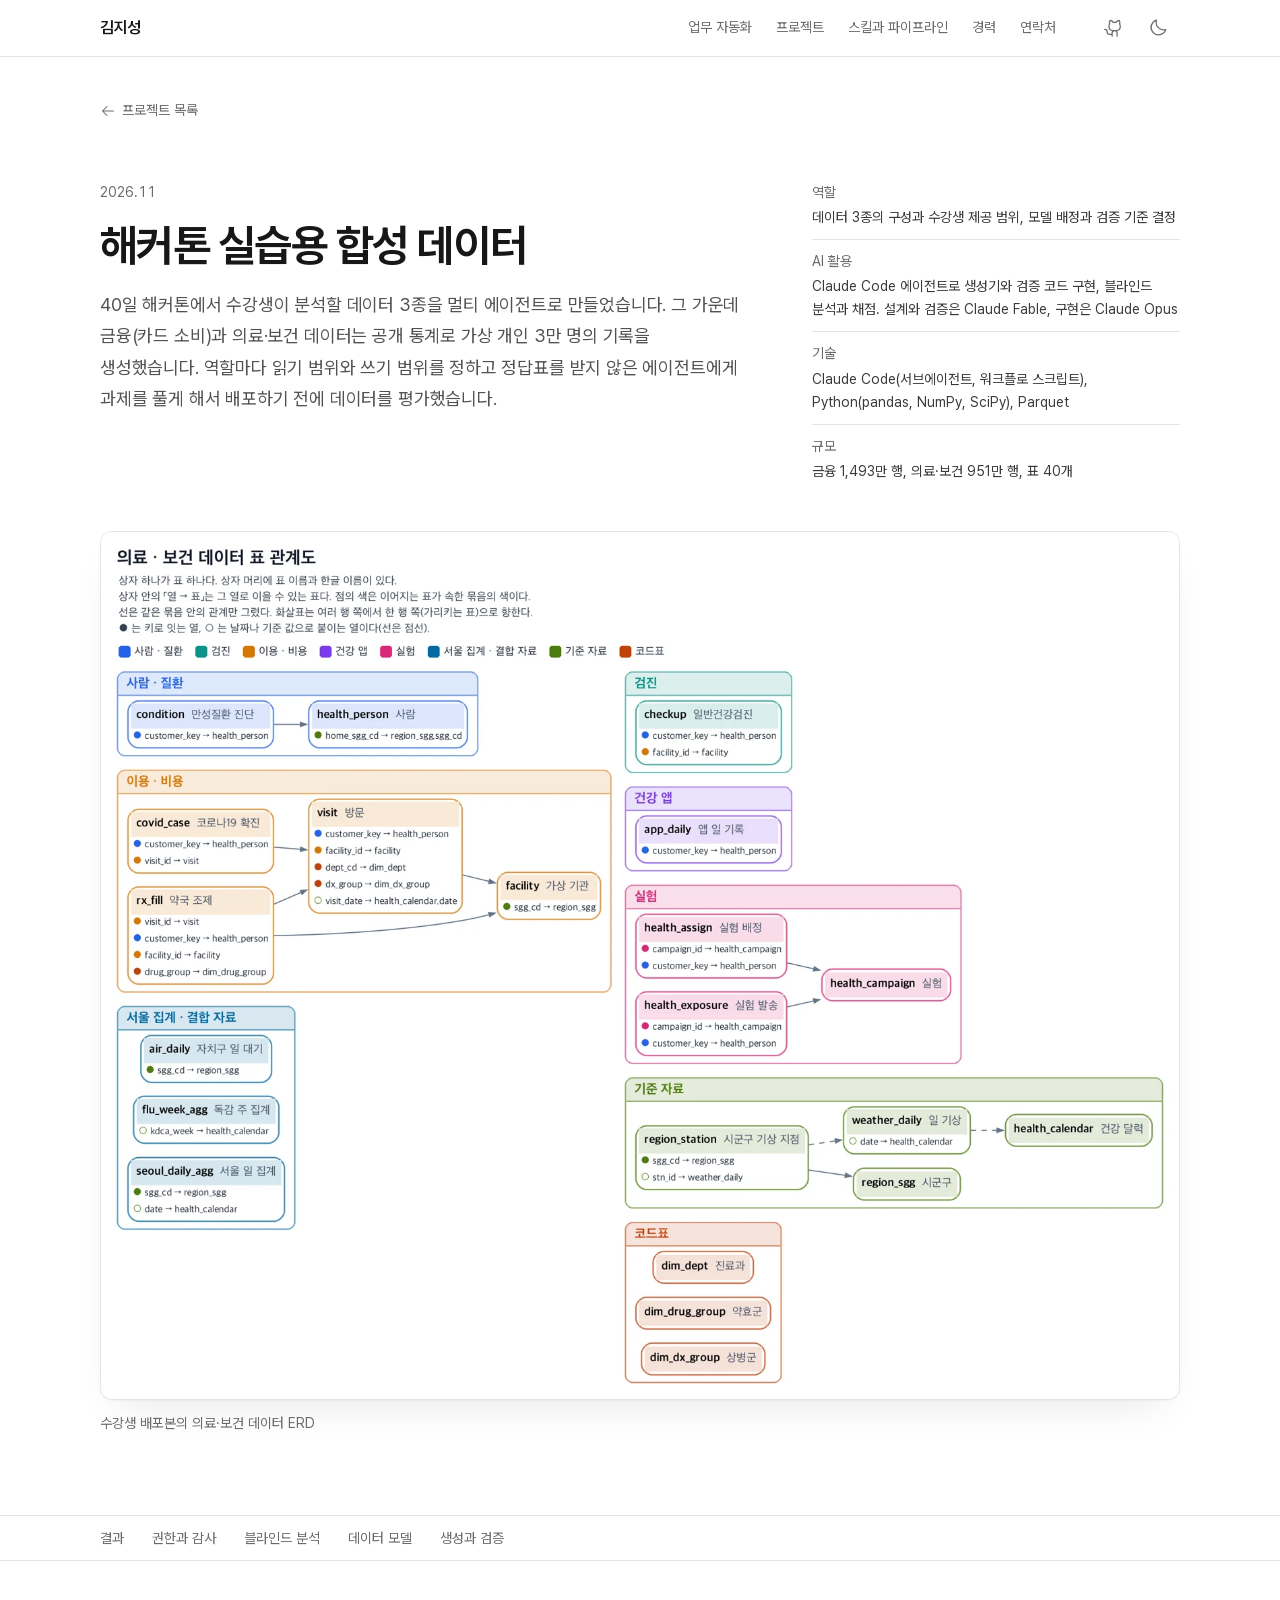
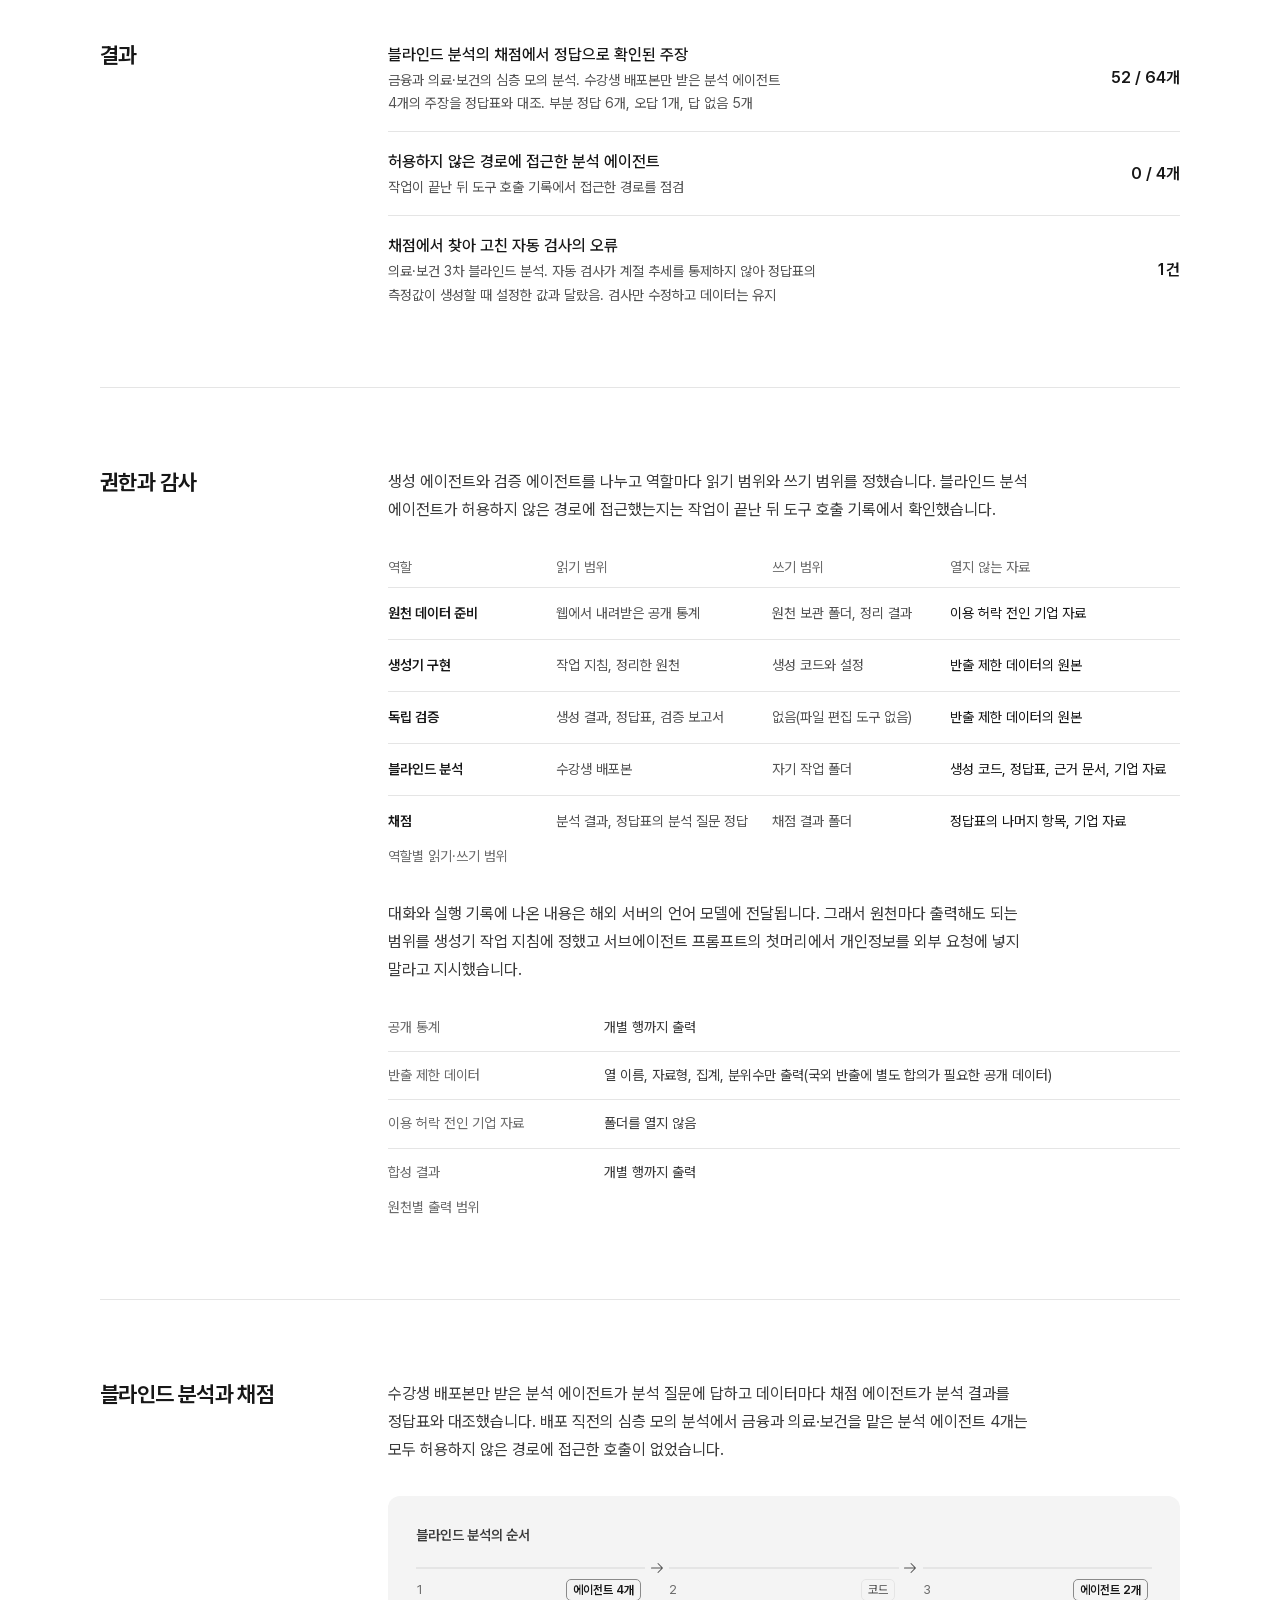
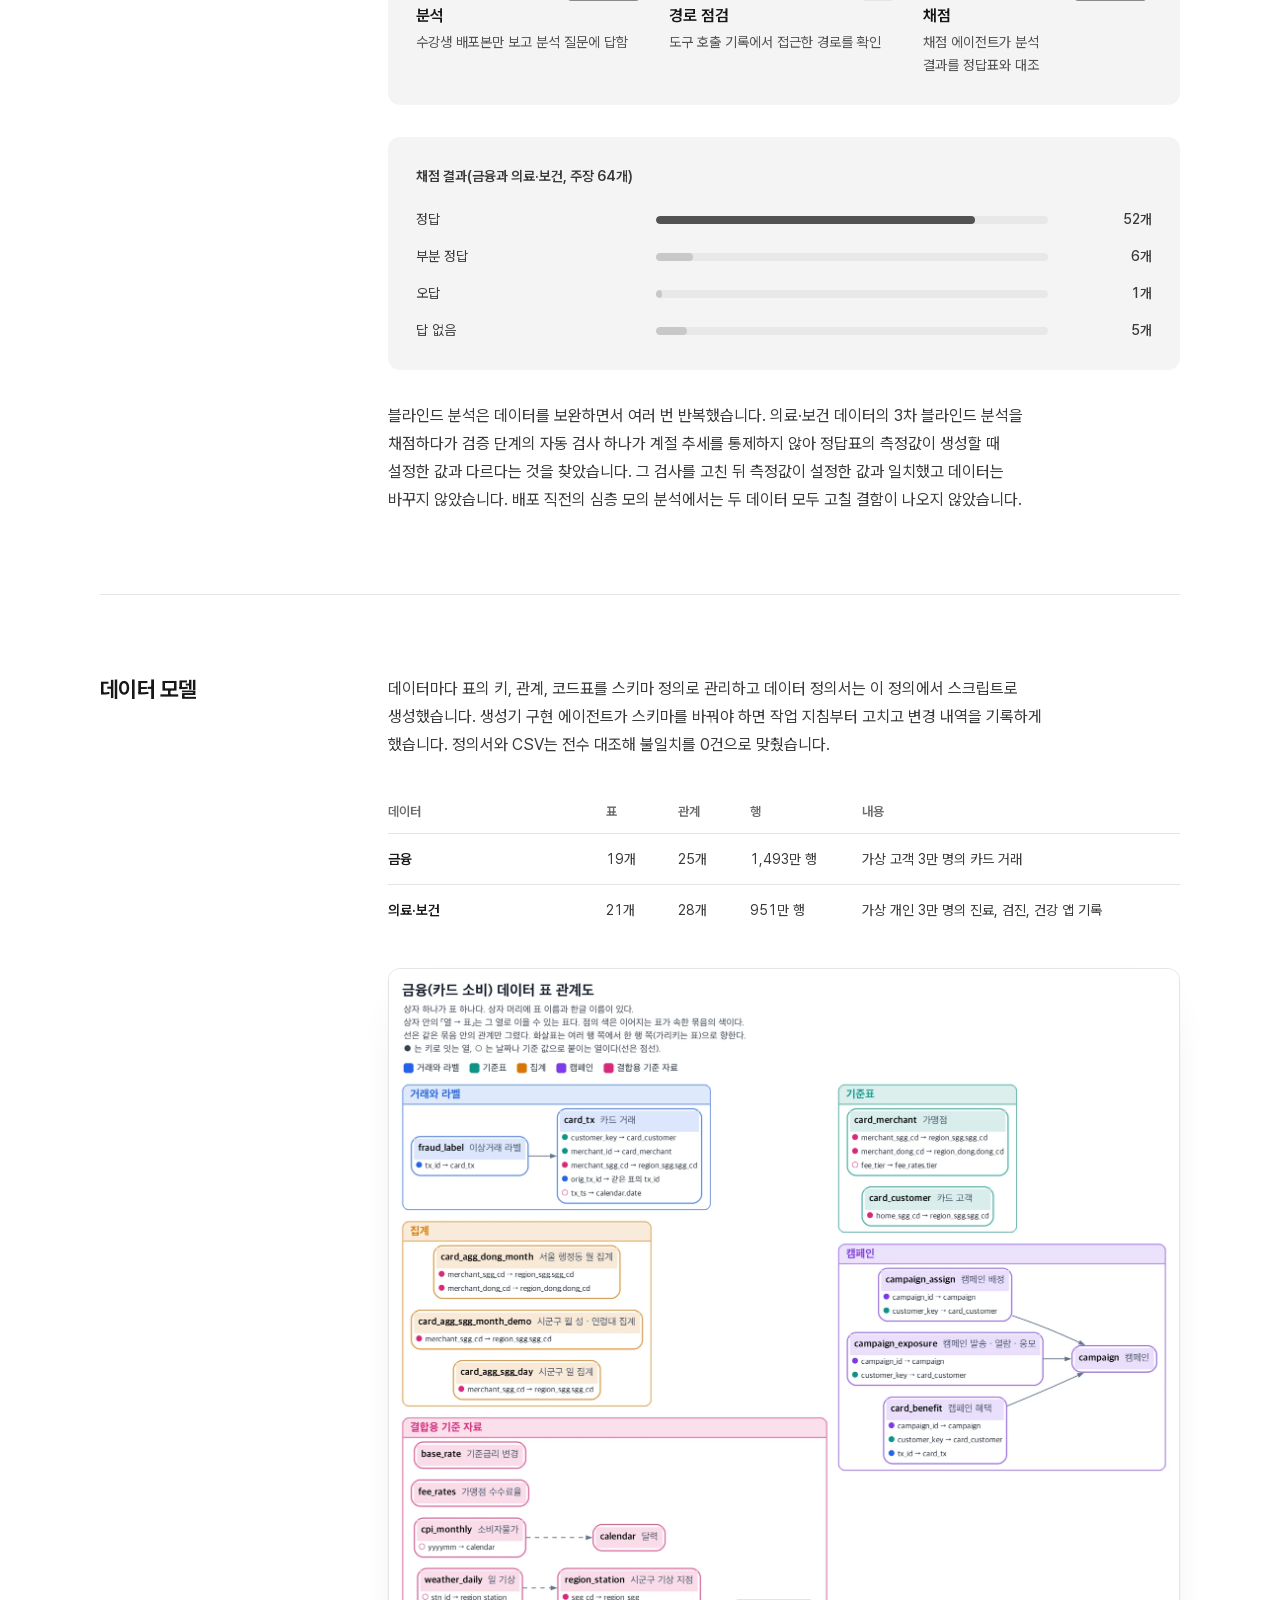
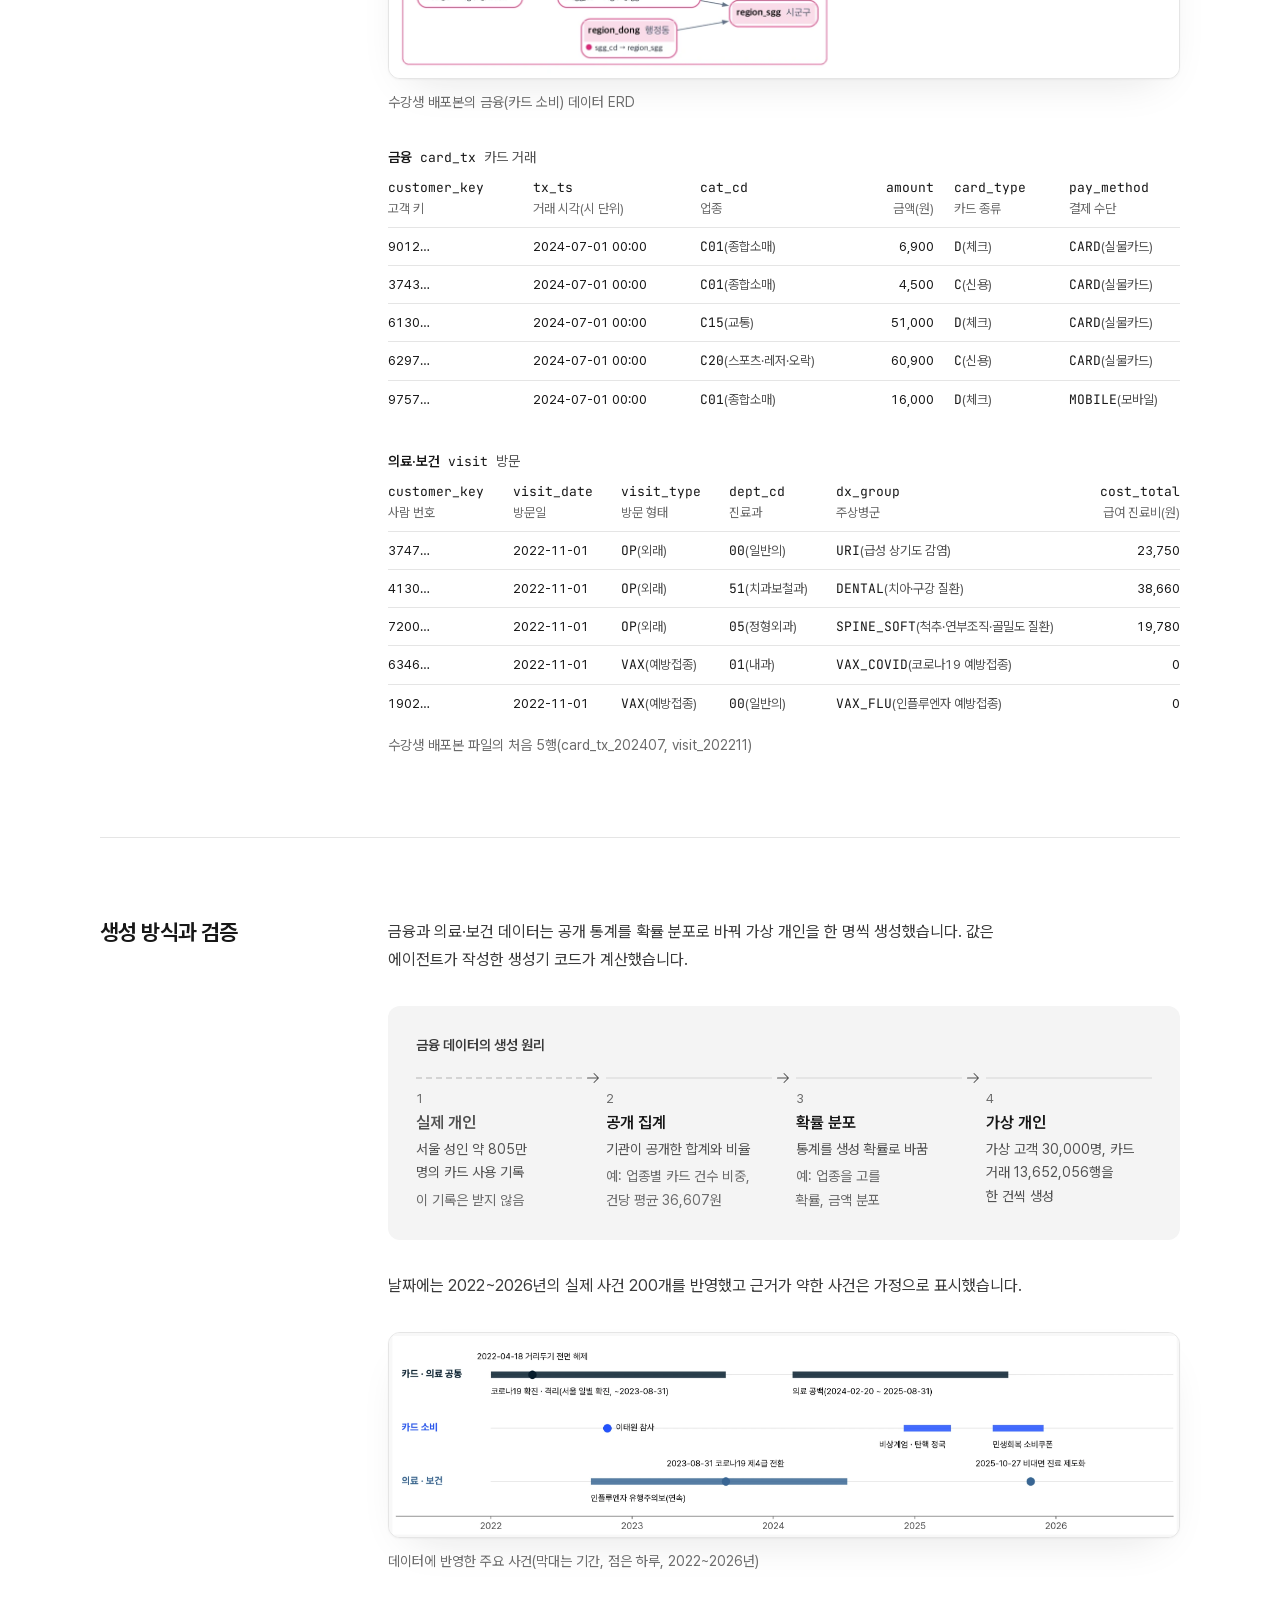
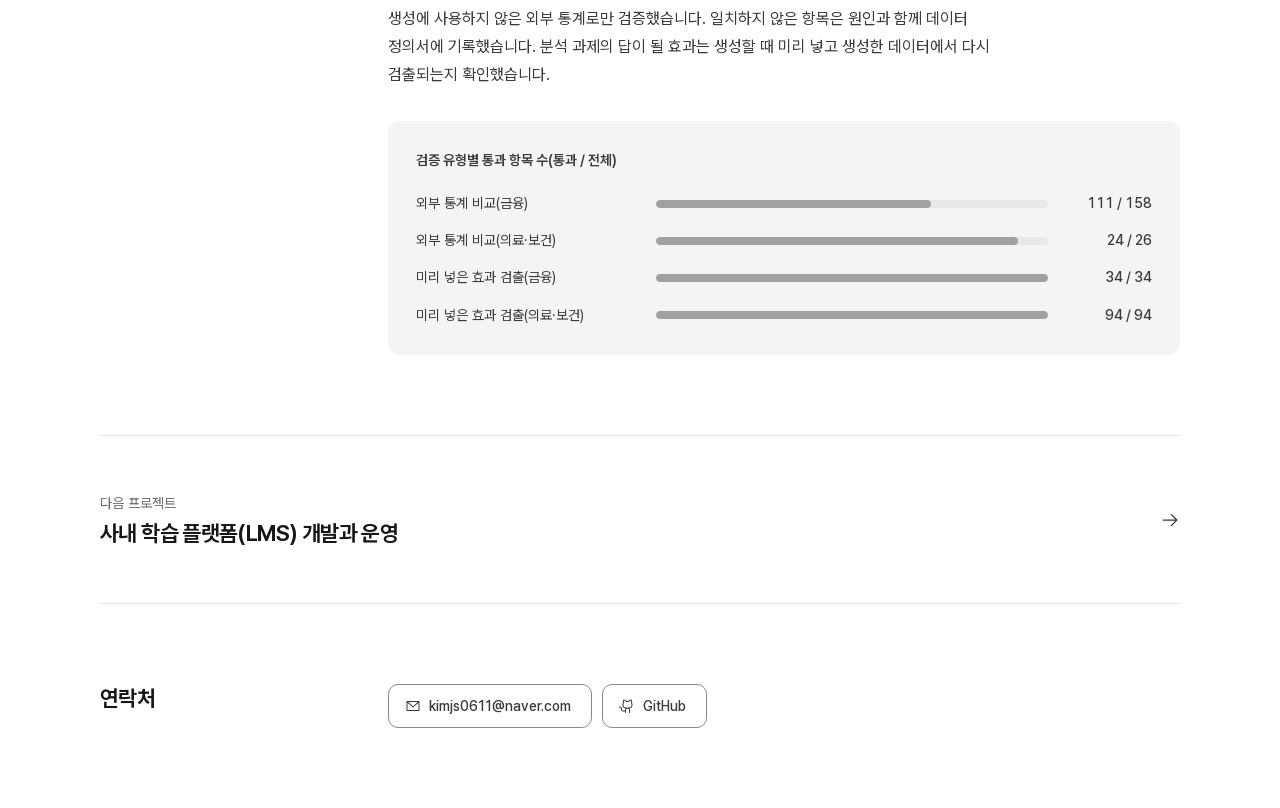
<file: data.html>
<!doctype html>
<html lang="ko">
  <head>
    <meta charset="UTF-8" />
    <meta name="viewport" content="width=device-width, initial-scale=1" />
    <title>해커톤 실습용 합성 데이터 | 김지성 포트폴리오</title>
    <link rel="preload" as="font" type="font/woff2" href="./assets/pretendard-var-BZYXvtjd.woff2" crossorigin />
    <meta
      name="description"
      content="해커톤용 데이터 3종을 멀티 에이전트 워크플로로 생성하고 검증한 사례입니다. 공개 통계로 만든 금융과 의료·보건 데이터로 역할별 읽기·쓰기 범위, 블라인드 분석과 채점, 데이터 모델을 다룹니다."
    />
    <!-- 검색 엔진에 노출하지 않는다. 링크를 받은 사람만 본다. 노출하려면 아래 줄을 지운다. -->
    <meta name="robots" content="noindex, nofollow" />
    <!-- 휴대전화 브라우저의 위쪽 막대 색. 어두운 화면에서는 아래 스크립트와 테마 단추가 바꾼다 -->
    <meta name="theme-color" content="#ffffff" />
    <!-- 기본은 밝은 화면이다. 어두운 화면은 방문자가 고를 때만 쓰고 그때는 CSS 가 color-scheme 을 바꾼다 -->
    <meta name="color-scheme" content="light" />
    <meta property="og:url" content="https://studio-js.github.io/portfolio/data.html" />
    <meta property="og:type" content="website" />
    <meta property="og:locale" content="ko_KR" />
    <meta property="og:site_name" content="김지성 포트폴리오" />
    <meta property="og:title" content="해커톤 실습용 합성 데이터 | 김지성 포트폴리오" />
    <meta
      property="og:description"
      content="해커톤용 데이터 3종을 멀티 에이전트 워크플로로 생성하고 검증한 사례입니다. 공개 통계로 만든 금융과 의료·보건 데이터로 역할별 읽기·쓰기 범위, 블라인드 분석과 채점, 데이터 모델을 다룹니다."
    />
    <!-- 링크 미리보기 그림(1200x630). 빌드할 때 공개 주소 기준의 전체 주소로 바뀐다(scripts/prerender.mjs). -->
    <meta property="og:image" content="https://studio-js.github.io/portfolio/og.png" />
    <meta property="og:image:width" content="1200" />
    <meta property="og:image:height" content="630" />
    <meta
      property="og:image:alt"
      content="김지성 포트폴리오. AI 에이전트로 사내 플랫폼과 업무 자동화 파이프라인을 만들고 운영합니다."
    />
    <meta name="twitter:card" content="summary_large_image" />
    <link rel="icon" href="./favicon.ico" sizes="32x32" />
    <link rel="icon" type="image/svg+xml" href="./favicon.svg" />
    <link rel="apple-touch-icon" href="./apple-touch-icon.png" />
    <script>
      // 화면을 그리기 전에 밝기 설정을 적용한다. 기본은 밝은 화면이고, 어두운 화면은 직접 고른 사람에게만 보인다.
      try {
        if (localStorage.getItem("theme") === "dark") {
          document.documentElement.classList.add("dark")
          document
            .querySelector('meta[name="theme-color"]')
            .setAttribute("content", "#131211")
        }
      } catch (e) {}
    </script>
    <script type="module" src="./assets/index-DSQXTFAX.js"></script>
    <link rel="stylesheet" href="./assets/index-jaW7bTge.css">
  </head>
  <body>
    <div id="root" data-page="data"><link rel="preload" as="image" href="./media/data-erd-health.webp" fetchPriority="high"/><a href="#main" class="sr-only focus:not-sr-only focus:fixed focus:top-2 focus:left-2 focus:z-50 focus:rounded-md focus:bg-background focus:px-3 focus:py-2">본문으로 건너뛰기</a><header data-print="hide" class="sticky top-[env(safe-area-inset-top,0px)] z-40 border-b border-border bg-background/85 backdrop-blur-md"><div class="page flex h-14 items-center gap-6"><a href="./index.html" class="rounded-sm font-semibold tracking-tight text-foreground">김지성</a><nav aria-label="주요 구역" class="ml-auto hidden md:block"><ul class="flex items-center"><li><a href="./index.html#automation" class="flex h-11 items-center rounded-md px-3 type-small text-meta transition-colors hover:text-foreground">업무 자동화</a></li><li><a href="./index.html#projects" class="flex h-11 items-center rounded-md px-3 type-small text-meta transition-colors hover:text-foreground">프로젝트</a></li><li><a href="./index.html#tools" class="flex h-11 items-center rounded-md px-3 type-small text-meta transition-colors hover:text-foreground">스킬과 파이프라인</a></li><li><a href="./index.html#career" class="flex h-11 items-center rounded-md px-3 type-small text-meta transition-colors hover:text-foreground">경력</a></li><li><a href="#contact" class="flex h-11 items-center rounded-md px-3 type-small text-meta transition-colors hover:text-foreground">연락처</a></li></ul></nav><div class="ml-auto flex items-center md:ml-0"><a href="https://github.com/studio-js" target="_blank" rel="noreferrer" aria-label="GitHub 프로필⁠(새 창)" class="flex size-11 items-center justify-center rounded-md text-meta transition-colors hover:text-foreground"><svg xmlns="http://www.w3.org/2000/svg" width="1em" height="1em" fill="currentColor" viewBox="0 0 256 256" aria-hidden="true" class="size-5"><path d="M208.31,75.68A59.78,59.78,0,0,0,202.93,28,8,8,0,0,0,196,24a59.75,59.75,0,0,0-48,24H124A59.75,59.75,0,0,0,76,24a8,8,0,0,0-6.93,4,59.78,59.78,0,0,0-5.38,47.68A58.14,58.14,0,0,0,56,104v8a56.06,56.06,0,0,0,48.44,55.47A39.8,39.8,0,0,0,96,192v8H72a24,24,0,0,1-24-24A40,40,0,0,0,8,136a8,8,0,0,0,0,16,24,24,0,0,1,24,24,40,40,0,0,0,40,40H96v16a8,8,0,0,0,16,0V192a24,24,0,0,1,48,0v40a8,8,0,0,0,16,0V192a39.8,39.8,0,0,0-8.44-24.53A56.06,56.06,0,0,0,216,112v-8A58.14,58.14,0,0,0,208.31,75.68ZM200,112a40,40,0,0,1-40,40H112a40,40,0,0,1-40-40v-8a41.74,41.74,0,0,1,6.9-22.48A8,8,0,0,0,80,73.83a43.81,43.81,0,0,1,.79-33.58,43.88,43.88,0,0,1,32.32,20.06A8,8,0,0,0,119.82,64h32.35a8,8,0,0,0,6.74-3.69,43.87,43.87,0,0,1,32.32-20.06A43.81,43.81,0,0,1,192,73.83a8.09,8.09,0,0,0,1,7.65A41.72,41.72,0,0,1,200,104Z"></path></svg></a><button type="button" tabindex="0" data-slot="button" aria-label="어두운 화면으로 바꾸기" class="group/button inline-flex shrink-0 items-center justify-center rounded-lg border border-transparent bg-clip-padding text-sm font-medium whitespace-nowrap transition-[color,background-color,border-color,box-shadow,translate] outline-none select-none focus-visible:border-ring focus-visible:ring-3 focus-visible:ring-ring/50 active:not-aria-[haspopup]:translate-y-px disabled:pointer-events-none disabled:opacity-50 aria-invalid:border-destructive aria-invalid:ring-3 aria-invalid:ring-destructive/20 dark:aria-invalid:border-destructive/50 dark:aria-invalid:ring-destructive/40 [&amp;_svg]:pointer-events-none [&amp;_svg]:shrink-0 aria-expanded:bg-muted aria-expanded:text-foreground size-11 [&amp;_svg:not([class*=&#x27;size-&#x27;])]:size-5 text-meta hover:bg-transparent hover:text-foreground dark:hover:bg-transparent"><svg xmlns="http://www.w3.org/2000/svg" width="1em" height="1em" fill="currentColor" viewBox="0 0 256 256" aria-hidden="true"><path d="M233.54,142.23a8,8,0,0,0-8-2,88.08,88.08,0,0,1-109.8-109.8,8,8,0,0,0-10-10,104.84,104.84,0,0,0-52.91,37A104,104,0,0,0,136,224a103.09,103.09,0,0,0,62.52-20.88,104.84,104.84,0,0,0,37-52.91A8,8,0,0,0,233.54,142.23ZM188.9,190.34A88,88,0,0,1,65.66,67.11a89,89,0,0,1,31.4-26A106,106,0,0,0,96,56,104.11,104.11,0,0,0,200,160a106,106,0,0,0,14.92-1.06A89,89,0,0,1,188.9,190.34Z"></path></svg></button></div></div></header><main id="main"><section class="page pt-5 pb-14 lg:pt-8 lg:pb-20 lg:grid lg:grid-cols-[minmax(0,1fr)_23rem] lg:items-start lg:gap-x-18"><a href="./index.html#projects" data-print="hide" class="flex h-11 w-fit items-center gap-1.5 rounded-md type-small text-meta transition-colors hover:text-foreground lg:col-span-2"><svg xmlns="http://www.w3.org/2000/svg" width="1em" height="1em" fill="currentColor" viewBox="0 0 256 256" aria-hidden="true" class="size-4"><path d="M224,128a8,8,0,0,1-8,8H59.31l58.35,58.34a8,8,0,0,1-11.32,11.32l-72-72a8,8,0,0,1,0-11.32l72-72a8,8,0,0,1,11.32,11.32L59.31,120H216A8,8,0,0,1,224,128Z"></path></svg>프로젝트 목록</a><div class="mt-8 flex flex-col gap-4 lg:mt-12"><p class="type-small text-meta tabular-nums">2026.11</p><h1 class="type-display text-[clamp(1.75rem,1.1rem+2.6vw,2.75rem)]">해커톤 실습용 합성 데이터</h1><p class="measure type-lead text-muted-foreground">40일 해커톤에서 수강생이 분석할 데이터 3종을 멀티 에이전트로 만들었습니다. 그 가운데 금융⁠(카드 소비)⁠과 의료⁠·⁠보건 데이터는 공개 통계로 가상 개인 3만 명의 기록을 생성했습니다. 역할마다 읽기 범위와 쓰기 범위를 정하고 정답표를 받지 않은 에이전트에게 과제를 풀게 해서 배포하기 전에 데이터를 평가했습니다.</p></div><div class="mt-8 lg:col-span-2 lg:row-start-3 lg:mt-12"><figure data-avoid-break="true" class="flex flex-col gap-3"><button type="button" tabindex="0" data-base-ui-click-trigger="" id="base-ui-_R_1tcb_" aria-haspopup="dialog" aria-expanded="false" data-slot="dialog-trigger" aria-label="의료⁠·⁠보건 데이터 ERD 크게 보기" class="block w-full cursor-zoom-in frame"><img src="./media/data-erd-health.webp" alt="방문 표⁠(visit)⁠와 사람 표⁠(health_person)⁠를 중심으로 표 21개를 사람⁠·⁠질환, 검진, 이용⁠·⁠비용, 건강 앱, 실험, 서울 집계⁠·⁠결합 자료, 기준 자료, 코드표로 나누고 키로 이은 ERD." width="1600" height="1287" loading="eager" fetchPriority="high" decoding="async" class="block w-full bg-white dark:brightness-90 h-auto"/></button><figcaption class="type-small text-meta">수강생 배포본의 의료⁠·⁠보건 데이터 ERD</figcaption></figure></div><dl class="flex flex-col divide-y divide-border mt-8 max-w-[52rem] lg:col-start-2 lg:row-start-2 lg:mt-12 lg:max-w-none"><div class="grid gap-x-6 gap-y-0.5 py-3 first:pt-0 last:pb-0 sm:grid-cols-[8.5rem_1fr] lg:grid-cols-1 lg:py-2.5 lg:first:pt-0 lg:last:pb-0"><dt class="type-small text-meta">역할</dt><dd class="type-small">데이터 3종의 구성과 수강생 제공 범위, 모델 배정과 검증 기준 결정</dd></div><div class="grid gap-x-6 gap-y-0.5 py-3 first:pt-0 last:pb-0 sm:grid-cols-[8.5rem_1fr] lg:grid-cols-1 lg:py-2.5 lg:first:pt-0 lg:last:pb-0"><dt class="type-small text-meta">AI 활용</dt><dd class="type-small">Claude Code 에이전트로 생성기와 검증 코드 구현, 블라인드 분석과 채점. 설계와 검증은 Claude Fable, 구현은 Claude Opus</dd></div><div class="grid gap-x-6 gap-y-0.5 py-3 first:pt-0 last:pb-0 sm:grid-cols-[8.5rem_1fr] lg:grid-cols-1 lg:py-2.5 lg:first:pt-0 lg:last:pb-0"><dt class="type-small text-meta">기술</dt><dd class="type-small">Claude Code(서브에이전트, 워크플로 스크립트), Python(pandas, NumPy, SciPy), Parquet</dd></div><div class="grid gap-x-6 gap-y-0.5 py-3 first:pt-0 last:pb-0 sm:grid-cols-[8.5rem_1fr] lg:grid-cols-1 lg:py-2.5 lg:first:pt-0 lg:last:pb-0"><dt class="type-small text-meta">규모</dt><dd class="type-small">금융 1,493만 행, 의료⁠·⁠보건 951만 행, 표 40개</dd></div></dl></section><nav aria-label="이 화면의 구역" data-print="hide" class="sticky top-[calc(3.5rem+env(safe-area-inset-top,0px))] z-30 border-y border-border bg-background/85 backdrop-blur-md"><ul class="page flex gap-1 overflow-x-auto [mask-image:linear-gradient(to_right,black_85%,transparent)] sm:[mask-image:none]"><li class="shrink-0 first:[&amp;&gt;a]:pl-0"><a href="#results" class="flex h-11 items-center rounded-md px-3 type-small text-meta transition-colors hover:text-foreground">결과</a></li><li class="shrink-0 first:[&amp;&gt;a]:pl-0"><a href="#access" class="flex h-11 items-center rounded-md px-3 type-small text-meta transition-colors hover:text-foreground">권한과 감사</a></li><li class="shrink-0 first:[&amp;&gt;a]:pl-0"><a href="#blind" class="flex h-11 items-center rounded-md px-3 type-small text-meta transition-colors hover:text-foreground">블라인드 분석</a></li><li class="shrink-0 first:[&amp;&gt;a]:pl-0"><a href="#model" class="flex h-11 items-center rounded-md px-3 type-small text-meta transition-colors hover:text-foreground">데이터 모델</a></li><li class="shrink-0 first:[&amp;&gt;a]:pl-0"><a href="#generation" class="flex h-11 items-center rounded-md px-3 type-small text-meta transition-colors hover:text-foreground">생성과 검증</a></li></ul></nav><section id="results" class="page scroll-mt-28"><div class="grid gap-x-12 gap-y-7 border-t border-border py-14 lg:grid-cols-[15rem_minmax(0,1fr)] lg:py-20 [nav+section&gt;&amp;]:border-t-0"><div class="flex flex-col gap-2 lg:sticky lg:top-32 lg:self-start"><h2 class="type-section">결과</h2></div><div class="flex min-w-0 flex-col gap-8"><dl aria-label="합성 데이터의 결과" class="flex flex-col sm:grid sm:gap-x-2.5 sm:grid-cols-[minmax(0,1fr)_auto_auto_auto]"><div class="grid gap-y-1 border-t border-border py-4 first:border-t-0 first:pt-0 last:pb-0 sm:grid-cols-subgrid sm:items-center sm:col-span-4"><dt class="flex flex-col sm:pr-6"><span data-slot="name" class="flex flex-col sm:pr-6"><span class="font-medium text-foreground">블라인드 분석의 채점에서 정답으로 확인된 주장</span><span class="balance type-small text-muted-foreground">금융과 의료⁠·⁠보건의 심층 모의 분석. 수강생 배포본만 받은 분석 에이전트 4개의 주장을 정답표와 대조. 부분 정답 6개, 오답 1개, 답 없음 5개</span></span></dt><dd class="flex flex-wrap items-baseline gap-x-2.5 gap-y-0.5 tabular-nums sm:col-span-3 sm:grid sm:grid-cols-subgrid sm:items-center"><span class="font-semibold text-brand sm:col-start-3 sm:justify-self-end sm:text-right">52 / 64개</span></dd></div><div class="grid gap-y-1 border-t border-border py-4 first:border-t-0 first:pt-0 last:pb-0 sm:grid-cols-subgrid sm:items-center sm:col-span-4"><dt class="flex flex-col sm:pr-6"><span data-slot="name" class="flex flex-col sm:pr-6"><span class="font-medium text-foreground">허용하지 않은 경로에 접근한 분석 에이전트</span><span class="balance type-small text-muted-foreground">작업이 끝난 뒤 도구 호출 기록에서 접근한 경로를 점검</span></span></dt><dd class="flex flex-wrap items-baseline gap-x-2.5 gap-y-0.5 tabular-nums sm:col-span-3 sm:grid sm:grid-cols-subgrid sm:items-center"><span class="font-semibold text-brand sm:col-start-3 sm:justify-self-end sm:text-right">0 / 4개</span></dd></div><div class="grid gap-y-1 border-t border-border py-4 first:border-t-0 first:pt-0 last:pb-0 sm:grid-cols-subgrid sm:items-center sm:col-span-4"><dt class="flex flex-col sm:pr-6"><span data-slot="name" class="flex flex-col sm:pr-6"><span class="font-medium text-foreground">채점에서 찾아 고친 자동 검사의 오류</span><span class="balance type-small text-muted-foreground">의료⁠·⁠보건 3차 블라인드 분석. 자동 검사가 계절 추세를 통제하지 않아 정답표의 측정값이 생성할 때 설정한 값과 달랐음. 검사만 수정하고 데이터는 유지</span></span></dt><dd class="flex flex-wrap items-baseline gap-x-2.5 gap-y-0.5 tabular-nums sm:col-span-3 sm:grid sm:grid-cols-subgrid sm:items-center"><span class="font-semibold text-brand sm:col-start-3 sm:justify-self-end sm:text-right">1건</span></dd></div></dl></div></div></section><section id="access" class="page scroll-mt-28"><div class="grid gap-x-12 gap-y-7 border-t border-border py-14 lg:grid-cols-[15rem_minmax(0,1fr)] lg:py-20 [nav+section&gt;&amp;]:border-t-0"><div class="flex flex-col gap-2 lg:sticky lg:top-32 lg:self-start"><h2 class="type-section">권한과 감사</h2></div><div class="flex min-w-0 flex-col gap-8"><div class="flex measure flex-col gap-4"><p>생성 에이전트와 검증 에이전트를 나누고 역할마다 읽기 범위와 쓰기 범위를 정했습니다. 블라인드 분석 에이전트가 허용하지 않은 경로에 접근했는지는 작업이 끝난 뒤 도구 호출 기록에서 확인했습니다.</p></div><figure data-avoid-break="true" class="flex flex-col gap-3"><div role="table" aria-label="역할별 읽기 범위, 쓰기 범위, 열지 않는 자료" class="flex flex-col type-small"><div role="rowgroup" class="max-sm:sr-only"><div role="row" class="grid border-b border-border text-meta pb-2 sm:grid-cols-[9rem_minmax(0,1fr)_minmax(0,0.8fr)_minmax(0,1.2fr)] sm:gap-x-6"><span role="columnheader">역할</span><span role="columnheader">읽기 범위</span><span role="columnheader">쓰기 범위</span><span role="columnheader">열지 않는 자료</span></div></div><div role="rowgroup" class="flex flex-col"><div role="row" class="grid gap-y-1 border-t border-border first:border-t-0 sm:items-baseline py-3.5 last:pb-0 max-sm:first:pt-0 sm:grid-cols-[9rem_minmax(0,1fr)_minmax(0,0.8fr)_minmax(0,1.2fr)] sm:gap-x-6"><span role="rowheader" class="font-semibold text-foreground">원천 데이터 준비</span><span role="cell" class="grid grid-cols-[5.5rem_1fr] gap-x-3 sm:block text-muted-foreground"><span aria-hidden="true" class="text-meta sm:hidden">읽기 범위</span><span>웹에서 내려받은 공개 통계</span></span><span role="cell" class="grid grid-cols-[5.5rem_1fr] gap-x-3 sm:block text-muted-foreground"><span aria-hidden="true" class="text-meta sm:hidden">쓰기 범위</span><span>원천 보관 폴더, 정리 결과</span></span><span role="cell" class="grid grid-cols-[5.5rem_1fr] gap-x-3 sm:block text-foreground"><span aria-hidden="true" class="text-meta sm:hidden">열지 않는 자료</span><span>이용 허락 전인 기업 자료</span></span></div><div role="row" class="grid gap-y-1 border-t border-border first:border-t-0 sm:items-baseline py-3.5 last:pb-0 max-sm:first:pt-0 sm:grid-cols-[9rem_minmax(0,1fr)_minmax(0,0.8fr)_minmax(0,1.2fr)] sm:gap-x-6"><span role="rowheader" class="font-semibold text-foreground">생성기 구현</span><span role="cell" class="grid grid-cols-[5.5rem_1fr] gap-x-3 sm:block text-muted-foreground"><span aria-hidden="true" class="text-meta sm:hidden">읽기 범위</span><span>작업 지침, 정리한 원천</span></span><span role="cell" class="grid grid-cols-[5.5rem_1fr] gap-x-3 sm:block text-muted-foreground"><span aria-hidden="true" class="text-meta sm:hidden">쓰기 범위</span><span>생성 코드와 설정</span></span><span role="cell" class="grid grid-cols-[5.5rem_1fr] gap-x-3 sm:block text-foreground"><span aria-hidden="true" class="text-meta sm:hidden">열지 않는 자료</span><span>반출 제한 데이터의 원본</span></span></div><div role="row" class="grid gap-y-1 border-t border-border first:border-t-0 sm:items-baseline py-3.5 last:pb-0 max-sm:first:pt-0 sm:grid-cols-[9rem_minmax(0,1fr)_minmax(0,0.8fr)_minmax(0,1.2fr)] sm:gap-x-6"><span role="rowheader" class="font-semibold text-foreground">독립 검증</span><span role="cell" class="grid grid-cols-[5.5rem_1fr] gap-x-3 sm:block text-muted-foreground"><span aria-hidden="true" class="text-meta sm:hidden">읽기 범위</span><span>생성 결과, 정답표, 검증 보고서</span></span><span role="cell" class="grid grid-cols-[5.5rem_1fr] gap-x-3 sm:block text-muted-foreground"><span aria-hidden="true" class="text-meta sm:hidden">쓰기 범위</span><span>없음⁠(파일 편집 도구 없음)</span></span><span role="cell" class="grid grid-cols-[5.5rem_1fr] gap-x-3 sm:block text-foreground"><span aria-hidden="true" class="text-meta sm:hidden">열지 않는 자료</span><span>반출 제한 데이터의 원본</span></span></div><div role="row" class="grid gap-y-1 border-t border-border first:border-t-0 sm:items-baseline py-3.5 last:pb-0 max-sm:first:pt-0 sm:grid-cols-[9rem_minmax(0,1fr)_minmax(0,0.8fr)_minmax(0,1.2fr)] sm:gap-x-6"><span role="rowheader" class="font-semibold text-foreground">블라인드 분석</span><span role="cell" class="grid grid-cols-[5.5rem_1fr] gap-x-3 sm:block text-muted-foreground"><span aria-hidden="true" class="text-meta sm:hidden">읽기 범위</span><span>수강생 배포본</span></span><span role="cell" class="grid grid-cols-[5.5rem_1fr] gap-x-3 sm:block text-muted-foreground"><span aria-hidden="true" class="text-meta sm:hidden">쓰기 범위</span><span>자기 작업 폴더</span></span><span role="cell" class="grid grid-cols-[5.5rem_1fr] gap-x-3 sm:block text-foreground"><span aria-hidden="true" class="text-meta sm:hidden">열지 않는 자료</span><span>생성 코드, 정답표, 근거 문서, 기업 자료</span></span></div><div role="row" class="grid gap-y-1 border-t border-border first:border-t-0 sm:items-baseline py-3.5 last:pb-0 max-sm:first:pt-0 sm:grid-cols-[9rem_minmax(0,1fr)_minmax(0,0.8fr)_minmax(0,1.2fr)] sm:gap-x-6"><span role="rowheader" class="font-semibold text-foreground">채점</span><span role="cell" class="grid grid-cols-[5.5rem_1fr] gap-x-3 sm:block text-muted-foreground"><span aria-hidden="true" class="text-meta sm:hidden">읽기 범위</span><span>분석 결과, 정답표의 분석 질문 정답</span></span><span role="cell" class="grid grid-cols-[5.5rem_1fr] gap-x-3 sm:block text-muted-foreground"><span aria-hidden="true" class="text-meta sm:hidden">쓰기 범위</span><span>채점 결과 폴더</span></span><span role="cell" class="grid grid-cols-[5.5rem_1fr] gap-x-3 sm:block text-foreground"><span aria-hidden="true" class="text-meta sm:hidden">열지 않는 자료</span><span>정답표의 나머지 항목, 기업 자료</span></span></div></div></div><figcaption class="type-small text-meta">역할별 읽기⁠·⁠쓰기 범위</figcaption></figure><div class="flex measure flex-col gap-4"><p>대화와 실행 기록에 나온 내용은 해외 서버의 언어 모델에 전달됩니다. 그래서 원천마다 출력해도 되는 범위를 생성기 작업 지침에 정했고 서브에이전트 프롬프트의 첫머리에서 개인정보를 외부 요청에 넣지 말라고 지시했습니다.</p></div><figure data-avoid-break="true" class="flex flex-col gap-3"><dl class="flex flex-col divide-y divide-border [&amp;&gt;div]:sm:grid-cols-[12rem_1fr]"><div class="grid gap-x-6 gap-y-0.5 py-3 first:pt-0 last:pb-0 sm:grid-cols-[8.5rem_1fr]"><dt class="type-small text-meta">공개 통계</dt><dd class="type-small">개별 행까지 출력</dd></div><div class="grid gap-x-6 gap-y-0.5 py-3 first:pt-0 last:pb-0 sm:grid-cols-[8.5rem_1fr]"><dt class="type-small text-meta">반출 제한 데이터</dt><dd class="type-small">열 이름, 자료형, 집계, 분위수만 출력⁠(국외 반출에 별도 합의가 필요한 공개 데이터)</dd></div><div class="grid gap-x-6 gap-y-0.5 py-3 first:pt-0 last:pb-0 sm:grid-cols-[8.5rem_1fr]"><dt class="type-small text-meta">이용 허락 전인 기업 자료</dt><dd class="type-small">폴더를 열지 않음</dd></div><div class="grid gap-x-6 gap-y-0.5 py-3 first:pt-0 last:pb-0 sm:grid-cols-[8.5rem_1fr]"><dt class="type-small text-meta">합성 결과</dt><dd class="type-small">개별 행까지 출력</dd></div></dl><figcaption class="type-small text-meta">원천별 출력 범위</figcaption></figure></div></div></section><section id="blind" class="page scroll-mt-28"><div class="grid gap-x-12 gap-y-7 border-t border-border py-14 lg:grid-cols-[15rem_minmax(0,1fr)] lg:py-20 [nav+section&gt;&amp;]:border-t-0"><div class="flex flex-col gap-2 lg:sticky lg:top-32 lg:self-start"><h2 class="type-section">블라인드 분석과 채점</h2></div><div class="flex min-w-0 flex-col gap-8"><div class="flex measure flex-col gap-4"><p>수강생 배포본만 받은 분석 에이전트가 분석 질문에 답하고 데이터마다 채점 에이전트가 분석 결과를 정답표와 대조했습니다. 배포 직전의 심층 모의 분석에서 금융과 의료⁠·⁠보건을 맡은 분석 에이전트 4개는 모두 허용하지 않은 경로에 접근한 호출이 없었습니다.</p></div><figure data-avoid-break="true" class="flex flex-col gap-3"><div class="flex flex-col gap-5 rounded-2xl bg-muted p-5 sm:p-7"><p class="balance type-small font-semibold">블라인드 분석의 순서</p><ol aria-label="블라인드 분석의 순서" class="grid gap-x-6 gap-y-3.5 sm:grid-cols-2 sm:gap-y-7 lg:grid-cols-3"><li class="relative flex min-w-0 flex-col gap-1 border-l-2 pl-3.5 sm:border-t-2 sm:border-l-0 sm:pt-2.5 sm:pr-1 sm:pl-0 border-border"><span class="flex items-baseline justify-between gap-2 type-label font-normal text-meta"><span class="tabular-nums">1</span><span class="rounded-[5px] border px-1.5 text-xs leading-5 whitespace-nowrap border-control font-semibold text-foreground">에이전트 4개</span></span><span class="leading-snug font-semibold text-foreground">분석</span><span class="balance text-muted-foreground type-small">수강생 배포본만 보고 분석 질문에 답함</span></li><li class="relative flex min-w-0 flex-col gap-1 border-l-2 pl-3.5 sm:border-t-2 sm:border-l-0 sm:pt-2.5 sm:pr-1 sm:pl-0 border-border"><svg xmlns="http://www.w3.org/2000/svg" width="1em" height="1em" fill="currentColor" viewBox="0 0 256 256" aria-hidden="true" class="absolute -top-px -left-[1.3rem] hidden size-4 -translate-y-1/2 text-muted-foreground lg:block lg:[li:nth-child(3n+1)&gt;&amp;]:hidden"><path d="M221.66,133.66l-72,72a8,8,0,0,1-11.32-11.32L196.69,136H40a8,8,0,0,1,0-16H196.69L138.34,61.66a8,8,0,0,1,11.32-11.32l72,72A8,8,0,0,1,221.66,133.66Z"></path></svg><span class="flex items-baseline justify-between gap-2 type-label font-normal text-meta"><span class="tabular-nums">2</span><span class="rounded-[5px] border px-1.5 text-xs leading-5 whitespace-nowrap border-border text-muted-foreground">코드</span></span><span class="leading-snug font-semibold text-foreground">경로 점검</span><span class="balance text-muted-foreground type-small">도구 호출 기록에서 접근한 경로를 확인</span></li><li class="relative flex min-w-0 flex-col gap-1 border-l-2 pl-3.5 sm:border-t-2 sm:border-l-0 sm:pt-2.5 sm:pr-1 sm:pl-0 border-border"><svg xmlns="http://www.w3.org/2000/svg" width="1em" height="1em" fill="currentColor" viewBox="0 0 256 256" aria-hidden="true" class="absolute -top-px -left-[1.3rem] hidden size-4 -translate-y-1/2 text-muted-foreground lg:block lg:[li:nth-child(3n+1)&gt;&amp;]:hidden"><path d="M221.66,133.66l-72,72a8,8,0,0,1-11.32-11.32L196.69,136H40a8,8,0,0,1,0-16H196.69L138.34,61.66a8,8,0,0,1,11.32-11.32l72,72A8,8,0,0,1,221.66,133.66Z"></path></svg><span class="flex items-baseline justify-between gap-2 type-label font-normal text-meta"><span class="tabular-nums">3</span><span class="rounded-[5px] border px-1.5 text-xs leading-5 whitespace-nowrap border-control font-semibold text-foreground">에이전트 2개</span></span><span class="leading-snug font-semibold text-foreground">채점</span><span class="balance text-muted-foreground type-small">채점 에이전트가 분석 결과를 정답표와 대조</span></li></ol></div></figure><figure data-avoid-break="true" class="flex flex-col gap-3"><div class="flex flex-col gap-5 rounded-2xl bg-muted p-5 sm:p-7"><p class="balance type-small font-semibold">채점 결과⁠(금융과 의료⁠·⁠보건, 주장 64개)</p><ul aria-label="블라인드 분석의 채점 결과" class="flex flex-col gap-3.5"><li title="정답: 52개" class="grid grid-cols-[1fr_auto] items-baseline gap-x-4 gap-y-1.5 sm:grid-cols-[minmax(9rem,14rem)_1fr_5.5rem] sm:items-center"><span class="type-small">정답</span><span aria-hidden="true" class="order-last col-span-2 block h-2 overflow-hidden rounded-[4px] bg-track sm:order-none sm:col-span-1"><span class="block h-full rounded-[4px] bg-brand-mark" style="width:81.25%"></span></span><span class="text-right type-small font-medium tabular-nums">52개</span></li><li title="부분 정답: 6개" class="grid grid-cols-[1fr_auto] items-baseline gap-x-4 gap-y-1.5 sm:grid-cols-[minmax(9rem,14rem)_1fr_5.5rem] sm:items-center"><span class="type-small">부분 정답</span><span aria-hidden="true" class="order-last col-span-2 block h-2 overflow-hidden rounded-[4px] bg-track sm:order-none sm:col-span-1"><span class="block h-full rounded-[4px] bg-mark" style="width:9.375%"></span></span><span class="text-right type-small font-medium tabular-nums">6개</span></li><li title="오답: 1개" class="grid grid-cols-[1fr_auto] items-baseline gap-x-4 gap-y-1.5 sm:grid-cols-[minmax(9rem,14rem)_1fr_5.5rem] sm:items-center"><span class="type-small">오답</span><span aria-hidden="true" class="order-last col-span-2 block h-2 overflow-hidden rounded-[4px] bg-track sm:order-none sm:col-span-1"><span class="block h-full rounded-[4px] bg-mark" style="width:1.5625%"></span></span><span class="text-right type-small font-medium tabular-nums">1개</span></li><li title="답 없음: 5개" class="grid grid-cols-[1fr_auto] items-baseline gap-x-4 gap-y-1.5 sm:grid-cols-[minmax(9rem,14rem)_1fr_5.5rem] sm:items-center"><span class="type-small">답 없음</span><span aria-hidden="true" class="order-last col-span-2 block h-2 overflow-hidden rounded-[4px] bg-track sm:order-none sm:col-span-1"><span class="block h-full rounded-[4px] bg-mark" style="width:7.8125%"></span></span><span class="text-right type-small font-medium tabular-nums">5개</span></li></ul></div></figure><div class="flex measure flex-col gap-4"><p>블라인드 분석은 데이터를 보완하면서 여러 번 반복했습니다. 의료⁠·⁠보건 데이터의 3차 블라인드 분석을 채점하다가 검증 단계의 자동 검사 하나가 계절 추세를 통제하지 않아 정답표의 측정값이 생성할 때 설정한 값과 다르다는 것을 찾았습니다. 그 검사를 고친 뒤 측정값이 설정한 값과 일치했고 데이터는 바꾸지 않았습니다. 배포 직전의 심층 모의 분석에서는 두 데이터 모두 고칠 결함이 나오지 않았습니다.</p></div></div></div></section><section id="model" class="page scroll-mt-28"><div class="grid gap-x-12 gap-y-7 border-t border-border py-14 lg:grid-cols-[15rem_minmax(0,1fr)] lg:py-20 [nav+section&gt;&amp;]:border-t-0"><div class="flex flex-col gap-2 lg:sticky lg:top-32 lg:self-start"><h2 class="type-section">데이터 모델</h2></div><div class="flex min-w-0 flex-col gap-8"><div class="flex measure flex-col gap-4"><p>데이터마다 표의 키, 관계, 코드표를 스키마 정의로 관리하고 데이터 정의서는 이 정의에서 스크립트로 생성했습니다. 생성기 구현 에이전트가 스키마를 바꿔야 하면 작업 지침부터 고치고 변경 내역을 기록하게 했습니다. 정의서와 CSV는 전수 대조해 불일치를 0건으로 맞췄습니다.</p></div><div data-slot="table-container" role="region" aria-label="공개 통계로 만든 금융과 의료⁠·⁠보건 데이터의 표, 관계, 행" tabindex="0" class="relative w-full overflow-x-auto"><table data-slot="table" class="w-full caption-bottom text-sm leading-relaxed"><thead data-slot="table-header" class="[&amp;_tr]:border-b"><tr data-slot="table-row" class="border-b"><th data-slot="table-head" class="px-3 py-2.5 text-left align-bottom text-[0.8125rem] font-semibold text-meta first:pl-0 last:pr-0 md:w-[26%]">데이터</th><th data-slot="table-head" class="px-3 py-2.5 text-left align-bottom text-[0.8125rem] font-semibold text-meta first:pl-0 last:pr-0 md:w-[4.5rem]">표</th><th data-slot="table-head" class="px-3 py-2.5 text-left align-bottom text-[0.8125rem] font-semibold text-meta first:pl-0 last:pr-0 md:w-[4.5rem]">관계</th><th data-slot="table-head" class="px-3 py-2.5 text-left align-bottom text-[0.8125rem] font-semibold text-meta first:pl-0 last:pr-0 md:w-[7rem]">행</th><th data-slot="table-head" class="px-3 py-2.5 text-left align-bottom text-[0.8125rem] font-semibold text-meta first:pl-0 last:pr-0 max-sm:hidden">내용</th></tr></thead><tbody data-slot="table-body" class="[&amp;_tr:last-child]:border-0"><tr data-slot="table-row" class="border-b"><td data-slot="table-cell" class="px-3 py-3.5 first:pl-0 last:pr-0 align-top font-semibold text-foreground">금융<span class="mt-0.5 block font-normal text-muted-foreground sm:hidden">가상 고객 3만 명의 카드 거래</span></td><td data-slot="table-cell" class="px-3 py-3.5 first:pl-0 last:pr-0 align-top whitespace-nowrap tabular-nums">19개</td><td data-slot="table-cell" class="px-3 py-3.5 first:pl-0 last:pr-0 align-top whitespace-nowrap tabular-nums">25개</td><td data-slot="table-cell" class="px-3 py-3.5 first:pl-0 last:pr-0 align-top whitespace-nowrap tabular-nums">1,493만 행</td><td data-slot="table-cell" class="px-3 py-3.5 first:pl-0 last:pr-0 align-top max-sm:hidden">가상 고객 3만 명의 카드 거래</td></tr><tr data-slot="table-row" class="border-b"><td data-slot="table-cell" class="px-3 py-3.5 first:pl-0 last:pr-0 align-top font-semibold text-foreground">의료⁠·⁠보건<span class="mt-0.5 block font-normal text-muted-foreground sm:hidden">가상 개인 3만 명의 진료, 검진, 건강 앱 기록</span></td><td data-slot="table-cell" class="px-3 py-3.5 first:pl-0 last:pr-0 align-top whitespace-nowrap tabular-nums">21개</td><td data-slot="table-cell" class="px-3 py-3.5 first:pl-0 last:pr-0 align-top whitespace-nowrap tabular-nums">28개</td><td data-slot="table-cell" class="px-3 py-3.5 first:pl-0 last:pr-0 align-top whitespace-nowrap tabular-nums">951만 행</td><td data-slot="table-cell" class="px-3 py-3.5 first:pl-0 last:pr-0 align-top max-sm:hidden">가상 개인 3만 명의 진료, 검진, 건강 앱 기록</td></tr></tbody></table></div><figure data-avoid-break="true" class="flex flex-col gap-3"><button type="button" tabindex="0" data-base-ui-click-trigger="" id="base-ui-_R_7lpj_" aria-haspopup="dialog" aria-expanded="false" data-slot="dialog-trigger" aria-label="금융⁠(카드 소비) 데이터 ERD 크게 보기" class="block w-full cursor-zoom-in frame"><img src="./media/data-erd-card.webp" alt="카드 거래 표⁠(card_tx)⁠를 중심으로 표 19개를 거래와 라벨, 기준표, 집계, 캠페인, 결합용 기준 자료로 나누고 키로 이은 ERD." width="1600" height="1435" loading="lazy" decoding="async" class="block w-full bg-white dark:brightness-90 h-auto"/></button><figcaption class="type-small text-meta">수강생 배포본의 금융⁠(카드 소비) 데이터 ERD</figcaption></figure><figure data-avoid-break="true" class="flex flex-col gap-3"><div class="flex flex-col gap-8"><div class="flex min-w-0 flex-col gap-2"><p class="flex flex-wrap items-baseline gap-x-2 type-small"><span class="font-semibold text-foreground">금융</span><code class="font-mono text-[0.8125rem] text-foreground">card_tx</code><span class="text-muted-foreground">카드 거래</span></p><div role="region" aria-label="금융 데이터 card_tx 표의 처음 5행" tabindex="0" class="max-w-full overflow-x-auto rounded-sm"><table class="w-full min-w-max text-[0.8125rem] leading-relaxed"><thead><tr class="border-b border-border text-left align-bottom"><th scope="col" class="pr-5 pb-2 font-normal last:pr-0"><code class="block font-mono text-foreground">customer_key</code><span class="block text-meta">고객 키</span></th><th scope="col" class="pr-5 pb-2 font-normal last:pr-0"><code class="block font-mono text-foreground">tx_ts</code><span class="block text-meta">거래 시각⁠(시 단위)</span></th><th scope="col" class="pr-5 pb-2 font-normal last:pr-0"><code class="block font-mono text-foreground">cat_cd</code><span class="block text-meta">업종</span></th><th scope="col" class="pr-5 pb-2 font-normal last:pr-0 text-right"><code class="block font-mono text-foreground">amount</code><span class="block text-meta">금액⁠(원)</span></th><th scope="col" class="pr-5 pb-2 font-normal last:pr-0"><code class="block font-mono text-foreground">card_type</code><span class="block text-meta">카드 종류</span></th><th scope="col" class="pr-5 pb-2 font-normal last:pr-0"><code class="block font-mono text-foreground">pay_method</code><span class="block text-meta">결제 수단</span></th></tr></thead><tbody class="divide-y divide-border"><tr class="align-baseline"><td class="py-2 pr-5 whitespace-nowrap text-foreground tabular-nums last:pr-0">9012…</td><td class="py-2 pr-5 whitespace-nowrap text-foreground tabular-nums last:pr-0">2024-07-01 00:00</td><td class="py-2 pr-5 whitespace-nowrap text-foreground tabular-nums last:pr-0"><code class="font-mono">C01</code><span class="text-muted-foreground">(<!-- -->종합소매<!-- -->)</span></td><td class="py-2 pr-5 whitespace-nowrap text-foreground tabular-nums last:pr-0 text-right">6,900</td><td class="py-2 pr-5 whitespace-nowrap text-foreground tabular-nums last:pr-0"><code class="font-mono">D</code><span class="text-muted-foreground">(<!-- -->체크<!-- -->)</span></td><td class="py-2 pr-5 whitespace-nowrap text-foreground tabular-nums last:pr-0"><code class="font-mono">CARD</code><span class="text-muted-foreground">(<!-- -->실물카드<!-- -->)</span></td></tr><tr class="align-baseline"><td class="py-2 pr-5 whitespace-nowrap text-foreground tabular-nums last:pr-0">3743…</td><td class="py-2 pr-5 whitespace-nowrap text-foreground tabular-nums last:pr-0">2024-07-01 00:00</td><td class="py-2 pr-5 whitespace-nowrap text-foreground tabular-nums last:pr-0"><code class="font-mono">C01</code><span class="text-muted-foreground">(<!-- -->종합소매<!-- -->)</span></td><td class="py-2 pr-5 whitespace-nowrap text-foreground tabular-nums last:pr-0 text-right">4,500</td><td class="py-2 pr-5 whitespace-nowrap text-foreground tabular-nums last:pr-0"><code class="font-mono">C</code><span class="text-muted-foreground">(<!-- -->신용<!-- -->)</span></td><td class="py-2 pr-5 whitespace-nowrap text-foreground tabular-nums last:pr-0"><code class="font-mono">CARD</code><span class="text-muted-foreground">(<!-- -->실물카드<!-- -->)</span></td></tr><tr class="align-baseline"><td class="py-2 pr-5 whitespace-nowrap text-foreground tabular-nums last:pr-0">6130…</td><td class="py-2 pr-5 whitespace-nowrap text-foreground tabular-nums last:pr-0">2024-07-01 00:00</td><td class="py-2 pr-5 whitespace-nowrap text-foreground tabular-nums last:pr-0"><code class="font-mono">C15</code><span class="text-muted-foreground">(<!-- -->교통<!-- -->)</span></td><td class="py-2 pr-5 whitespace-nowrap text-foreground tabular-nums last:pr-0 text-right">51,000</td><td class="py-2 pr-5 whitespace-nowrap text-foreground tabular-nums last:pr-0"><code class="font-mono">D</code><span class="text-muted-foreground">(<!-- -->체크<!-- -->)</span></td><td class="py-2 pr-5 whitespace-nowrap text-foreground tabular-nums last:pr-0"><code class="font-mono">CARD</code><span class="text-muted-foreground">(<!-- -->실물카드<!-- -->)</span></td></tr><tr class="align-baseline"><td class="py-2 pr-5 whitespace-nowrap text-foreground tabular-nums last:pr-0">6297…</td><td class="py-2 pr-5 whitespace-nowrap text-foreground tabular-nums last:pr-0">2024-07-01 00:00</td><td class="py-2 pr-5 whitespace-nowrap text-foreground tabular-nums last:pr-0"><code class="font-mono">C20</code><span class="text-muted-foreground">(<!-- -->스포츠⁠·⁠레저⁠·⁠오락<!-- -->)</span></td><td class="py-2 pr-5 whitespace-nowrap text-foreground tabular-nums last:pr-0 text-right">60,900</td><td class="py-2 pr-5 whitespace-nowrap text-foreground tabular-nums last:pr-0"><code class="font-mono">C</code><span class="text-muted-foreground">(<!-- -->신용<!-- -->)</span></td><td class="py-2 pr-5 whitespace-nowrap text-foreground tabular-nums last:pr-0"><code class="font-mono">CARD</code><span class="text-muted-foreground">(<!-- -->실물카드<!-- -->)</span></td></tr><tr class="align-baseline"><td class="py-2 pr-5 whitespace-nowrap text-foreground tabular-nums last:pr-0">9757…</td><td class="py-2 pr-5 whitespace-nowrap text-foreground tabular-nums last:pr-0">2024-07-01 00:00</td><td class="py-2 pr-5 whitespace-nowrap text-foreground tabular-nums last:pr-0"><code class="font-mono">C01</code><span class="text-muted-foreground">(<!-- -->종합소매<!-- -->)</span></td><td class="py-2 pr-5 whitespace-nowrap text-foreground tabular-nums last:pr-0 text-right">16,000</td><td class="py-2 pr-5 whitespace-nowrap text-foreground tabular-nums last:pr-0"><code class="font-mono">D</code><span class="text-muted-foreground">(<!-- -->체크<!-- -->)</span></td><td class="py-2 pr-5 whitespace-nowrap text-foreground tabular-nums last:pr-0"><code class="font-mono">MOBILE</code><span class="text-muted-foreground">(<!-- -->모바일<!-- -->)</span></td></tr></tbody></table></div></div><div class="flex min-w-0 flex-col gap-2"><p class="flex flex-wrap items-baseline gap-x-2 type-small"><span class="font-semibold text-foreground">의료⁠·⁠보건</span><code class="font-mono text-[0.8125rem] text-foreground">visit</code><span class="text-muted-foreground">방문</span></p><div role="region" aria-label="의료⁠·⁠보건 데이터 visit 표의 처음 5행" tabindex="0" class="max-w-full overflow-x-auto rounded-sm"><table class="w-full min-w-max text-[0.8125rem] leading-relaxed"><thead><tr class="border-b border-border text-left align-bottom"><th scope="col" class="pr-5 pb-2 font-normal last:pr-0"><code class="block font-mono text-foreground">customer_key</code><span class="block text-meta">사람 번호</span></th><th scope="col" class="pr-5 pb-2 font-normal last:pr-0"><code class="block font-mono text-foreground">visit_date</code><span class="block text-meta">방문일</span></th><th scope="col" class="pr-5 pb-2 font-normal last:pr-0"><code class="block font-mono text-foreground">visit_type</code><span class="block text-meta">방문 형태</span></th><th scope="col" class="pr-5 pb-2 font-normal last:pr-0"><code class="block font-mono text-foreground">dept_cd</code><span class="block text-meta">진료과</span></th><th scope="col" class="pr-5 pb-2 font-normal last:pr-0"><code class="block font-mono text-foreground">dx_group</code><span class="block text-meta">주상병군</span></th><th scope="col" class="pr-5 pb-2 font-normal last:pr-0 text-right"><code class="block font-mono text-foreground">cost_total</code><span class="block text-meta">급여 진료비⁠(원)</span></th></tr></thead><tbody class="divide-y divide-border"><tr class="align-baseline"><td class="py-2 pr-5 whitespace-nowrap text-foreground tabular-nums last:pr-0">3747…</td><td class="py-2 pr-5 whitespace-nowrap text-foreground tabular-nums last:pr-0">2022-11-01</td><td class="py-2 pr-5 whitespace-nowrap text-foreground tabular-nums last:pr-0"><code class="font-mono">OP</code><span class="text-muted-foreground">(<!-- -->외래<!-- -->)</span></td><td class="py-2 pr-5 whitespace-nowrap text-foreground tabular-nums last:pr-0"><code class="font-mono">00</code><span class="text-muted-foreground">(<!-- -->일반의<!-- -->)</span></td><td class="py-2 pr-5 whitespace-nowrap text-foreground tabular-nums last:pr-0"><code class="font-mono">URI</code><span class="text-muted-foreground">(<!-- -->급성 상기도 감염<!-- -->)</span></td><td class="py-2 pr-5 whitespace-nowrap text-foreground tabular-nums last:pr-0 text-right">23,750</td></tr><tr class="align-baseline"><td class="py-2 pr-5 whitespace-nowrap text-foreground tabular-nums last:pr-0">4130…</td><td class="py-2 pr-5 whitespace-nowrap text-foreground tabular-nums last:pr-0">2022-11-01</td><td class="py-2 pr-5 whitespace-nowrap text-foreground tabular-nums last:pr-0"><code class="font-mono">OP</code><span class="text-muted-foreground">(<!-- -->외래<!-- -->)</span></td><td class="py-2 pr-5 whitespace-nowrap text-foreground tabular-nums last:pr-0"><code class="font-mono">51</code><span class="text-muted-foreground">(<!-- -->치과보철과<!-- -->)</span></td><td class="py-2 pr-5 whitespace-nowrap text-foreground tabular-nums last:pr-0"><code class="font-mono">DENTAL</code><span class="text-muted-foreground">(<!-- -->치아⁠·⁠구강 질환<!-- -->)</span></td><td class="py-2 pr-5 whitespace-nowrap text-foreground tabular-nums last:pr-0 text-right">38,660</td></tr><tr class="align-baseline"><td class="py-2 pr-5 whitespace-nowrap text-foreground tabular-nums last:pr-0">7200…</td><td class="py-2 pr-5 whitespace-nowrap text-foreground tabular-nums last:pr-0">2022-11-01</td><td class="py-2 pr-5 whitespace-nowrap text-foreground tabular-nums last:pr-0"><code class="font-mono">OP</code><span class="text-muted-foreground">(<!-- -->외래<!-- -->)</span></td><td class="py-2 pr-5 whitespace-nowrap text-foreground tabular-nums last:pr-0"><code class="font-mono">05</code><span class="text-muted-foreground">(<!-- -->정형외과<!-- -->)</span></td><td class="py-2 pr-5 whitespace-nowrap text-foreground tabular-nums last:pr-0"><code class="font-mono">SPINE_SOFT</code><span class="text-muted-foreground">(<!-- -->척추⁠·⁠연부조직⁠·⁠골밀도 질환<!-- -->)</span></td><td class="py-2 pr-5 whitespace-nowrap text-foreground tabular-nums last:pr-0 text-right">19,780</td></tr><tr class="align-baseline"><td class="py-2 pr-5 whitespace-nowrap text-foreground tabular-nums last:pr-0">6346…</td><td class="py-2 pr-5 whitespace-nowrap text-foreground tabular-nums last:pr-0">2022-11-01</td><td class="py-2 pr-5 whitespace-nowrap text-foreground tabular-nums last:pr-0"><code class="font-mono">VAX</code><span class="text-muted-foreground">(<!-- -->예방접종<!-- -->)</span></td><td class="py-2 pr-5 whitespace-nowrap text-foreground tabular-nums last:pr-0"><code class="font-mono">01</code><span class="text-muted-foreground">(<!-- -->내과<!-- -->)</span></td><td class="py-2 pr-5 whitespace-nowrap text-foreground tabular-nums last:pr-0"><code class="font-mono">VAX_COVID</code><span class="text-muted-foreground">(<!-- -->코로나19 예방접종<!-- -->)</span></td><td class="py-2 pr-5 whitespace-nowrap text-foreground tabular-nums last:pr-0 text-right">0</td></tr><tr class="align-baseline"><td class="py-2 pr-5 whitespace-nowrap text-foreground tabular-nums last:pr-0">1902…</td><td class="py-2 pr-5 whitespace-nowrap text-foreground tabular-nums last:pr-0">2022-11-01</td><td class="py-2 pr-5 whitespace-nowrap text-foreground tabular-nums last:pr-0"><code class="font-mono">VAX</code><span class="text-muted-foreground">(<!-- -->예방접종<!-- -->)</span></td><td class="py-2 pr-5 whitespace-nowrap text-foreground tabular-nums last:pr-0"><code class="font-mono">00</code><span class="text-muted-foreground">(<!-- -->일반의<!-- -->)</span></td><td class="py-2 pr-5 whitespace-nowrap text-foreground tabular-nums last:pr-0"><code class="font-mono">VAX_FLU</code><span class="text-muted-foreground">(<!-- -->인플루엔자 예방접종<!-- -->)</span></td><td class="py-2 pr-5 whitespace-nowrap text-foreground tabular-nums last:pr-0 text-right">0</td></tr></tbody></table></div></div></div><figcaption class="type-small text-meta">수강생 배포본 파일의 처음 5행⁠(card_tx_202407, visit_202211)</figcaption></figure></div></div></section><section id="generation" class="page scroll-mt-28"><div class="grid gap-x-12 gap-y-7 border-t border-border py-14 lg:grid-cols-[15rem_minmax(0,1fr)] lg:py-20 [nav+section&gt;&amp;]:border-t-0"><div class="flex flex-col gap-2 lg:sticky lg:top-32 lg:self-start"><h2 class="type-section">생성 방식과 검증</h2></div><div class="flex min-w-0 flex-col gap-8"><div class="flex measure flex-col gap-4"><p>금융과 의료⁠·⁠보건 데이터는 공개 통계를 확률 분포로 바꿔 가상 개인을 한 명씩 생성했습니다. 값은 에이전트가 작성한 생성기 코드가 계산했습니다.</p></div><figure data-avoid-break="true" class="flex flex-col gap-3"><div class="flex flex-col gap-5 rounded-2xl bg-muted p-5 sm:p-7"><p class="balance type-small font-semibold">금융 데이터의 생성 원리</p><ol aria-label="금융 데이터의 생성 원리" class="grid gap-x-6 gap-y-3.5 sm:grid-cols-2 sm:gap-y-7 lg:grid-cols-4"><li class="relative flex min-w-0 flex-col gap-1 border-l-2 pl-3.5 sm:border-t-2 sm:border-l-0 sm:pt-2.5 sm:pr-1 sm:pl-0 border-dashed border-input text-muted-foreground"><span class="flex items-baseline justify-between gap-2 type-label font-normal text-meta"><span class="tabular-nums">1</span></span><span class="leading-snug font-semibold">실제 개인</span><span class="balance text-muted-foreground type-small">서울 성인 약 805만 명의 카드 사용 기록<span class="mt-1 block text-meta">이 기록은 받지 않음</span></span></li><li class="relative flex min-w-0 flex-col gap-1 border-l-2 pl-3.5 sm:border-t-2 sm:border-l-0 sm:pt-2.5 sm:pr-1 sm:pl-0 border-border"><svg xmlns="http://www.w3.org/2000/svg" width="1em" height="1em" fill="currentColor" viewBox="0 0 256 256" aria-hidden="true" class="absolute -top-px -left-[1.3rem] hidden size-4 -translate-y-1/2 text-muted-foreground lg:block lg:[li:nth-child(4n+1)&gt;&amp;]:hidden"><path d="M221.66,133.66l-72,72a8,8,0,0,1-11.32-11.32L196.69,136H40a8,8,0,0,1,0-16H196.69L138.34,61.66a8,8,0,0,1,11.32-11.32l72,72A8,8,0,0,1,221.66,133.66Z"></path></svg><span class="flex items-baseline justify-between gap-2 type-label font-normal text-meta"><span class="tabular-nums">2</span></span><span class="leading-snug font-semibold text-foreground">공개 집계</span><span class="balance text-muted-foreground type-small">기관이 공개한 합계와 비율<span class="mt-1 block text-meta">예: 업종별 카드 건수 비중, 건당 평균 36,607원</span></span></li><li class="relative flex min-w-0 flex-col gap-1 border-l-2 pl-3.5 sm:border-t-2 sm:border-l-0 sm:pt-2.5 sm:pr-1 sm:pl-0 border-border"><svg xmlns="http://www.w3.org/2000/svg" width="1em" height="1em" fill="currentColor" viewBox="0 0 256 256" aria-hidden="true" class="absolute -top-px -left-[1.3rem] hidden size-4 -translate-y-1/2 text-muted-foreground lg:block lg:[li:nth-child(4n+1)&gt;&amp;]:hidden"><path d="M221.66,133.66l-72,72a8,8,0,0,1-11.32-11.32L196.69,136H40a8,8,0,0,1,0-16H196.69L138.34,61.66a8,8,0,0,1,11.32-11.32l72,72A8,8,0,0,1,221.66,133.66Z"></path></svg><span class="flex items-baseline justify-between gap-2 type-label font-normal text-meta"><span class="tabular-nums">3</span></span><span class="leading-snug font-semibold text-foreground">확률 분포</span><span class="balance text-muted-foreground type-small">통계를 생성 확률로 바꿈<span class="mt-1 block text-meta">예: 업종을 고를 확률, 금액 분포</span></span></li><li class="relative flex min-w-0 flex-col gap-1 border-l-2 pl-3.5 sm:border-t-2 sm:border-l-0 sm:pt-2.5 sm:pr-1 sm:pl-0 border-border"><svg xmlns="http://www.w3.org/2000/svg" width="1em" height="1em" fill="currentColor" viewBox="0 0 256 256" aria-hidden="true" class="absolute -top-px -left-[1.3rem] hidden size-4 -translate-y-1/2 text-muted-foreground lg:block lg:[li:nth-child(4n+1)&gt;&amp;]:hidden"><path d="M221.66,133.66l-72,72a8,8,0,0,1-11.32-11.32L196.69,136H40a8,8,0,0,1,0-16H196.69L138.34,61.66a8,8,0,0,1,11.32-11.32l72,72A8,8,0,0,1,221.66,133.66Z"></path></svg><span class="flex items-baseline justify-between gap-2 type-label font-normal text-meta"><span class="tabular-nums">4</span></span><span class="leading-snug font-semibold text-foreground">가상 개인</span><span class="balance text-muted-foreground type-small">가상 고객 30,000명, 카드 거래 13,652,056행을 한 건씩 생성</span></li></ol></div></figure><div class="flex measure flex-col gap-4"><p>날짜에는 2022~2026년의 실제 사건 200개를 반영했고 근거가 약한 사건은 가정으로 표시했습니다.</p></div><figure data-avoid-break="true" class="flex flex-col gap-3"><button type="button" tabindex="0" data-base-ui-click-trigger="" id="base-ui-_R_7m9r_" aria-haspopup="dialog" aria-expanded="false" data-slot="dialog-trigger" aria-label="데이터에 반영한 주요 사건 크게 보기" class="block w-full cursor-zoom-in frame"><img src="./media/data-events.webp" alt="2022~2026년 사건 연표. 카드⁠·⁠의료 공통, 카드 소비, 의료⁠·⁠보건으로 나눈 줄에 코로나19 확진⁠·⁠격리, 의료 공백, 이태원 참사, 비상계엄⁠·⁠탄핵 정국, 민생회복 소비쿠폰, 인플루엔자 유행주의보 같은 사건이 기간은 막대로, 하루짜리는 점으로 그려져 있습니다." width="2581" height="668" loading="lazy" decoding="async" class="block w-full bg-white dark:brightness-90 h-auto"/></button><figcaption class="type-small text-meta">데이터에 반영한 주요 사건⁠(막대는 기간, 점은 하루, 2022~2026년)</figcaption></figure><div class="flex measure flex-col gap-4"><p>생성에 사용하지 않은 외부 통계로만 검증했습니다. 일치하지 않은 항목은 원인과 함께 데이터 정의서에 기록했습니다. 분석 과제의 답이 될 효과는 생성할 때 미리 넣고 생성한 데이터에서 다시 검출되는지 확인했습니다.</p></div><figure data-avoid-break="true" class="flex flex-col gap-3"><div class="flex flex-col gap-5 rounded-2xl bg-muted p-5 sm:p-7"><p class="balance type-small font-semibold">검증 유형별 통과 항목 수⁠(통과 / 전체)</p><ul aria-label="검증 유형별 통과 항목" class="flex flex-col gap-3.5"><li title="외부 통계 비교⁠(금융): 111 / 158" class="grid grid-cols-[1fr_auto] items-baseline gap-x-4 gap-y-1.5 sm:grid-cols-[minmax(9rem,14rem)_1fr_5.5rem] sm:items-center"><span class="type-small">외부 통계 비교⁠(금융)</span><span aria-hidden="true" class="order-last col-span-2 block h-2 overflow-hidden rounded-[4px] bg-track sm:order-none sm:col-span-1"><span class="block h-full rounded-[4px] bg-mark-neutral" style="width:70.25316455696202%"></span></span><span class="text-right type-small font-medium tabular-nums">111 / 158</span></li><li title="외부 통계 비교⁠(의료⁠·⁠보건): 24 / 26" class="grid grid-cols-[1fr_auto] items-baseline gap-x-4 gap-y-1.5 sm:grid-cols-[minmax(9rem,14rem)_1fr_5.5rem] sm:items-center"><span class="type-small">외부 통계 비교⁠(의료⁠·⁠보건)</span><span aria-hidden="true" class="order-last col-span-2 block h-2 overflow-hidden rounded-[4px] bg-track sm:order-none sm:col-span-1"><span class="block h-full rounded-[4px] bg-mark-neutral" style="width:92.3076923076923%"></span></span><span class="text-right type-small font-medium tabular-nums">24 / 26</span></li><li title="미리 넣은 효과 검출⁠(금융): 34 / 34" class="grid grid-cols-[1fr_auto] items-baseline gap-x-4 gap-y-1.5 sm:grid-cols-[minmax(9rem,14rem)_1fr_5.5rem] sm:items-center"><span class="type-small">미리 넣은 효과 검출⁠(금융)</span><span aria-hidden="true" class="order-last col-span-2 block h-2 overflow-hidden rounded-[4px] bg-track sm:order-none sm:col-span-1"><span class="block h-full rounded-[4px] bg-mark-neutral" style="width:100%"></span></span><span class="text-right type-small font-medium tabular-nums">34 / 34</span></li><li title="미리 넣은 효과 검출⁠(의료⁠·⁠보건): 94 / 94" class="grid grid-cols-[1fr_auto] items-baseline gap-x-4 gap-y-1.5 sm:grid-cols-[minmax(9rem,14rem)_1fr_5.5rem] sm:items-center"><span class="type-small">미리 넣은 효과 검출⁠(의료⁠·⁠보건)</span><span aria-hidden="true" class="order-last col-span-2 block h-2 overflow-hidden rounded-[4px] bg-track sm:order-none sm:col-span-1"><span class="block h-full rounded-[4px] bg-mark-neutral" style="width:100%"></span></span><span class="text-right type-small font-medium tabular-nums">94 / 94</span></li></ul></div></figure></div></div></section><div data-print="hide" class="page"><a href="./lms.html" class="group flex items-center justify-between gap-6 border-t border-border py-10 lg:py-14"><span class="flex flex-col gap-1"><span class="type-small text-meta">다음 프로젝트</span><span class="type-section text-foreground group-hover:underline group-hover:underline-offset-4">사내 학습 플랫폼⁠(LMS) 개발과 운영</span></span><svg xmlns="http://www.w3.org/2000/svg" width="1em" height="1em" fill="currentColor" viewBox="0 0 256 256" aria-hidden="true" class="size-5 shrink-0"><path d="M221.66,133.66l-72,72a8,8,0,0,1-11.32-11.32L196.69,136H40a8,8,0,0,1,0-16H196.69L138.34,61.66a8,8,0,0,1,11.32-11.32l72,72A8,8,0,0,1,221.66,133.66Z"></path></svg></a></div></main><footer><section id="contact" class="page scroll-mt-28"><div class="grid gap-x-12 gap-y-7 border-t border-border py-14 lg:grid-cols-[15rem_minmax(0,1fr)] lg:py-20 [nav+section&gt;&amp;]:border-t-0"><div class="flex flex-col gap-2 lg:sticky lg:top-32 lg:self-start"><h2 class="type-section">연락처</h2></div><div class="flex min-w-0 flex-col gap-8"><div class="flex flex-wrap items-center gap-2.5"><button type="button" tabindex="0" data-slot="button" data-print="hide" title="누르면 메일 주소를 복사합니다" class="group/button inline-flex shrink-0 items-center justify-center rounded-lg border bg-clip-padding font-medium whitespace-nowrap transition-[color,background-color,border-color,box-shadow,translate] outline-none focus-visible:border-ring focus-visible:ring-3 focus-visible:ring-ring/50 active:not-aria-[haspopup]:translate-y-px disabled:pointer-events-none disabled:opacity-50 aria-invalid:border-destructive aria-invalid:ring-3 aria-invalid:ring-destructive/20 dark:aria-invalid:border-destructive/50 dark:aria-invalid:ring-destructive/40 [&amp;_svg]:pointer-events-none [&amp;_svg]:shrink-0 [&amp;_svg:not([class*=&#x27;size-&#x27;])]:size-4 border-control bg-background text-secondary-foreground hover:border-control-hover hover:bg-accent aria-expanded:bg-accent h-11 gap-2 px-5 text-sm has-data-[icon=inline-end]:pr-4 has-data-[icon=inline-start]:pl-4 select-text"><svg xmlns="http://www.w3.org/2000/svg" width="1em" height="1em" fill="currentColor" viewBox="0 0 256 256" data-icon="inline-start" aria-hidden="true"><path d="M224,48H32a8,8,0,0,0-8,8V192a16,16,0,0,0,16,16H216a16,16,0,0,0,16-16V56A8,8,0,0,0,224,48ZM203.43,64,128,133.15,52.57,64ZM216,192H40V74.19l82.59,75.71a8,8,0,0,0,10.82,0L216,74.19V192Z"></path></svg><span>kimjs0611@naver.com</span><span class="sr-only">, 누르면 주소를 복사합니다</span><span aria-live="polite" class="sr-only"></span></button><a data-slot="button" class="group/button inline-flex shrink-0 items-center justify-center rounded-lg border bg-clip-padding font-medium whitespace-nowrap transition-[color,background-color,border-color,box-shadow,translate] outline-none select-none focus-visible:border-ring focus-visible:ring-3 focus-visible:ring-ring/50 active:not-aria-[haspopup]:translate-y-px disabled:pointer-events-none disabled:opacity-50 aria-invalid:border-destructive aria-invalid:ring-3 aria-invalid:ring-destructive/20 dark:aria-invalid:border-destructive/50 dark:aria-invalid:ring-destructive/40 [&amp;_svg]:pointer-events-none [&amp;_svg]:shrink-0 [&amp;_svg:not([class*=&#x27;size-&#x27;])]:size-4 border-control bg-background text-secondary-foreground hover:border-control-hover hover:bg-accent aria-expanded:bg-accent h-11 gap-2 px-5 text-sm has-data-[icon=inline-end]:pr-4 has-data-[icon=inline-start]:pl-4" href="https://github.com/studio-js" target="_blank" rel="noreferrer"><svg xmlns="http://www.w3.org/2000/svg" width="1em" height="1em" fill="currentColor" viewBox="0 0 256 256" data-icon="inline-start" aria-hidden="true"><path d="M208.31,75.68A59.78,59.78,0,0,0,202.93,28,8,8,0,0,0,196,24a59.75,59.75,0,0,0-48,24H124A59.75,59.75,0,0,0,76,24a8,8,0,0,0-6.93,4,59.78,59.78,0,0,0-5.38,47.68A58.14,58.14,0,0,0,56,104v8a56.06,56.06,0,0,0,48.44,55.47A39.8,39.8,0,0,0,96,192v8H72a24,24,0,0,1-24-24A40,40,0,0,0,8,136a8,8,0,0,0,0,16,24,24,0,0,1,24,24,40,40,0,0,0,40,40H96v16a8,8,0,0,0,16,0V192a24,24,0,0,1,48,0v40a8,8,0,0,0,16,0V192a39.8,39.8,0,0,0-8.44-24.53A56.06,56.06,0,0,0,216,112v-8A58.14,58.14,0,0,0,208.31,75.68ZM200,112a40,40,0,0,1-40,40H112a40,40,0,0,1-40-40v-8a41.74,41.74,0,0,1,6.9-22.48A8,8,0,0,0,80,73.83a43.81,43.81,0,0,1,.79-33.58,43.88,43.88,0,0,1,32.32,20.06A8,8,0,0,0,119.82,64h32.35a8,8,0,0,0,6.74-3.69,43.87,43.87,0,0,1,32.32-20.06A43.81,43.81,0,0,1,192,73.83a8.09,8.09,0,0,0,1,7.65A41.72,41.72,0,0,1,200,104Z"></path></svg>GitHub<span class="sr-only">(새 창)</span></a></div></div></div></section></footer></div>
  </body>
</html>
</file>
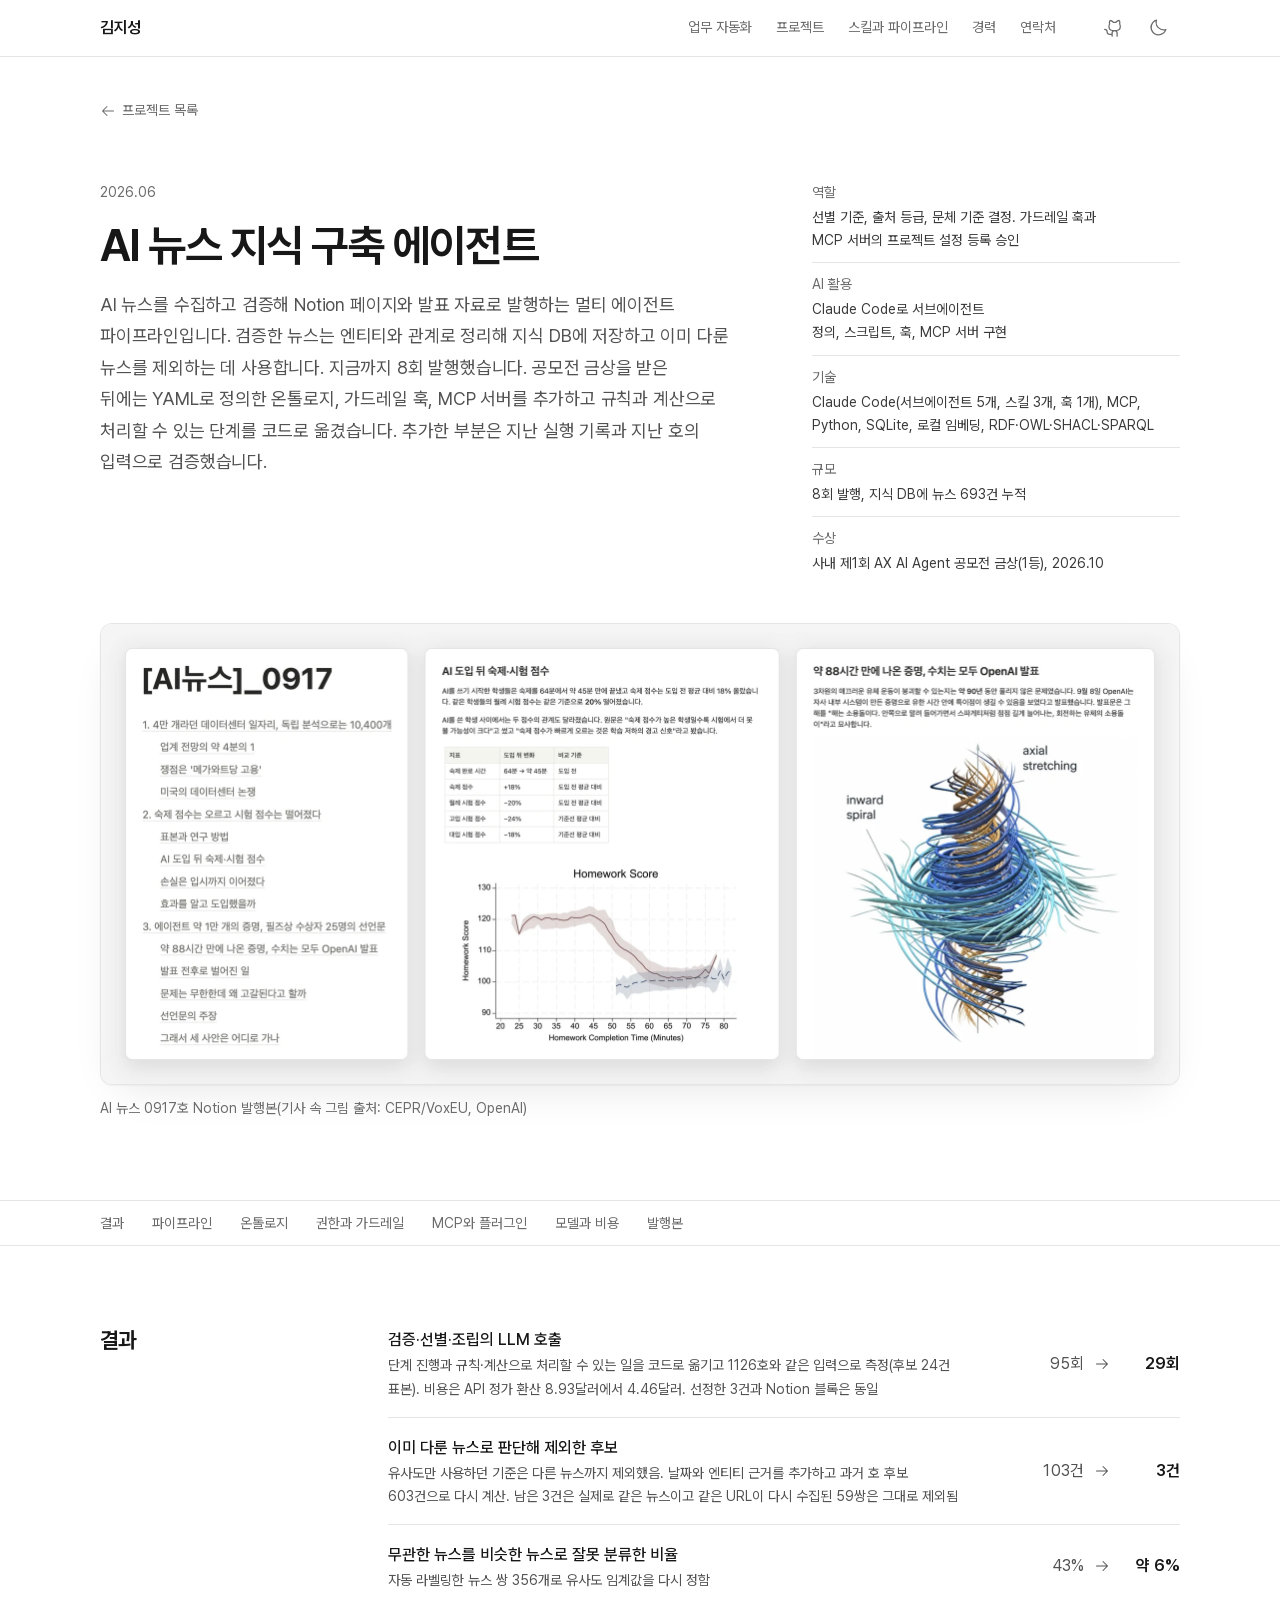
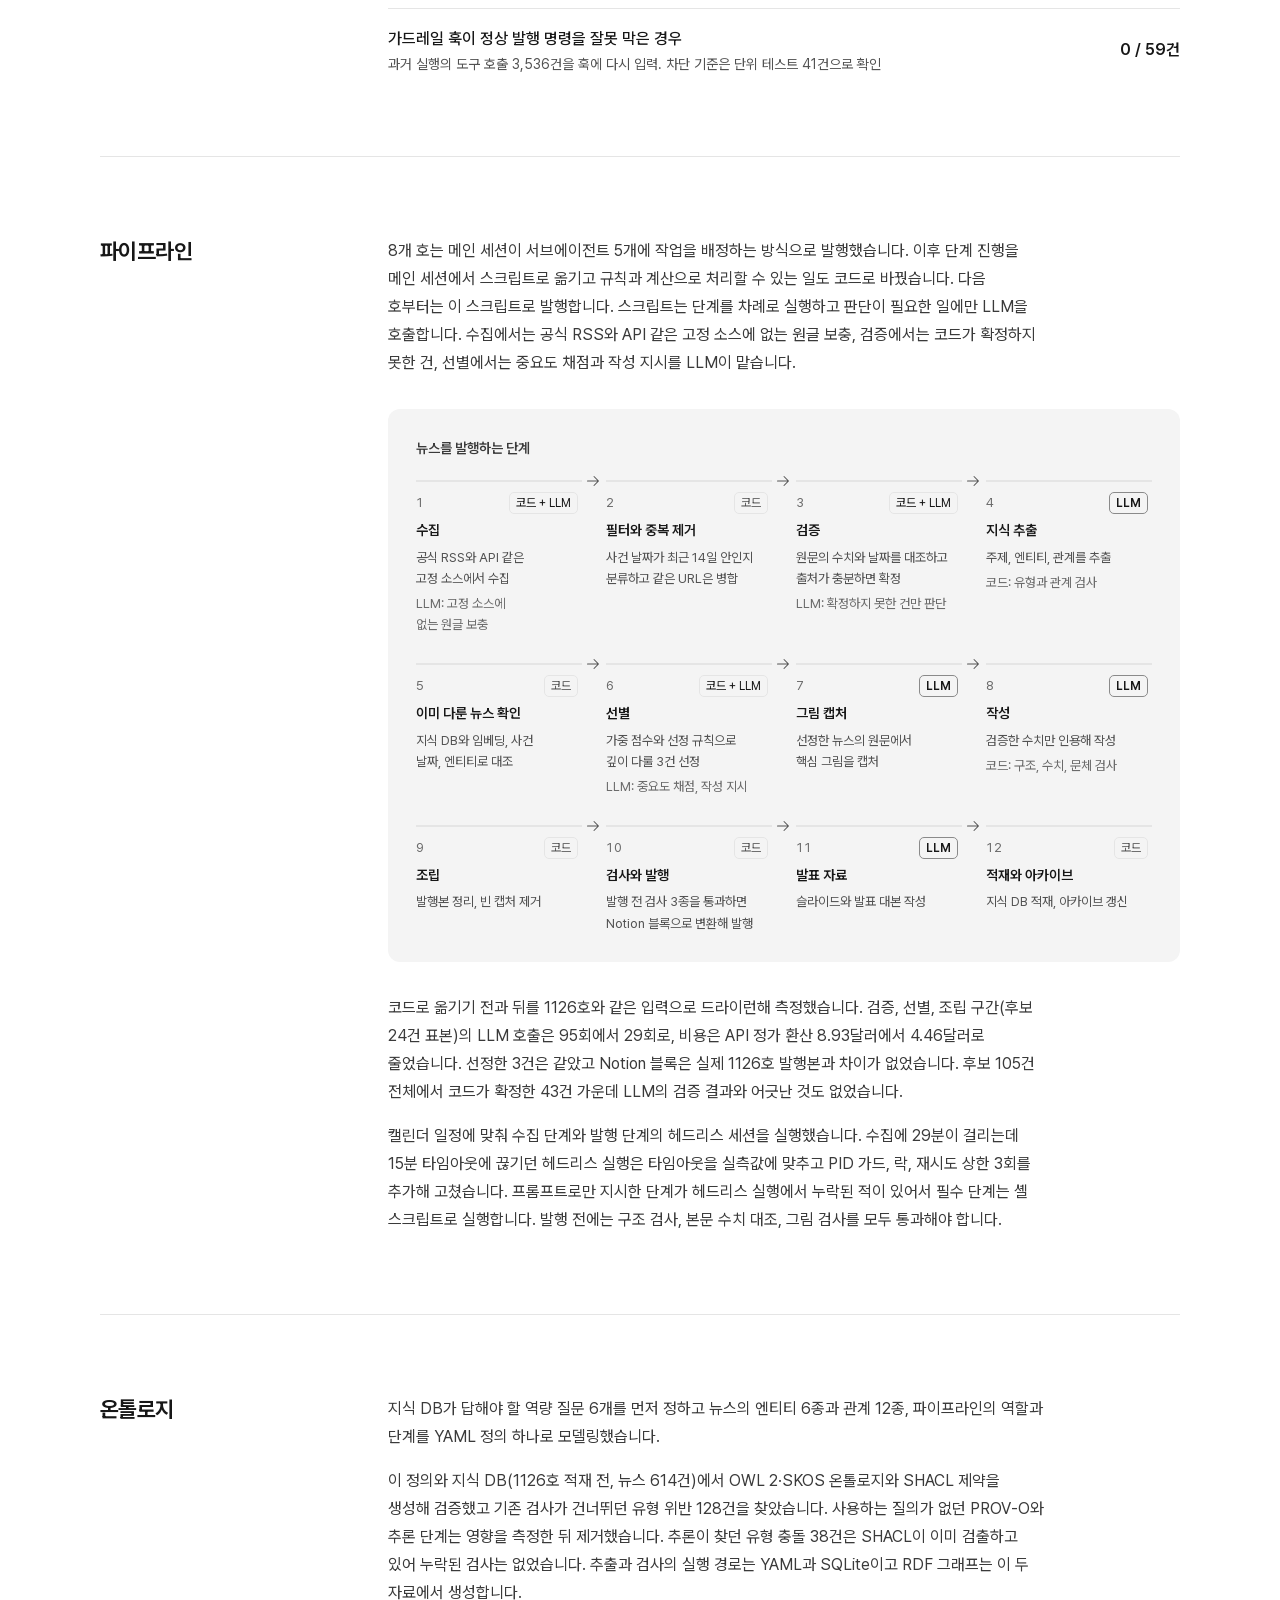
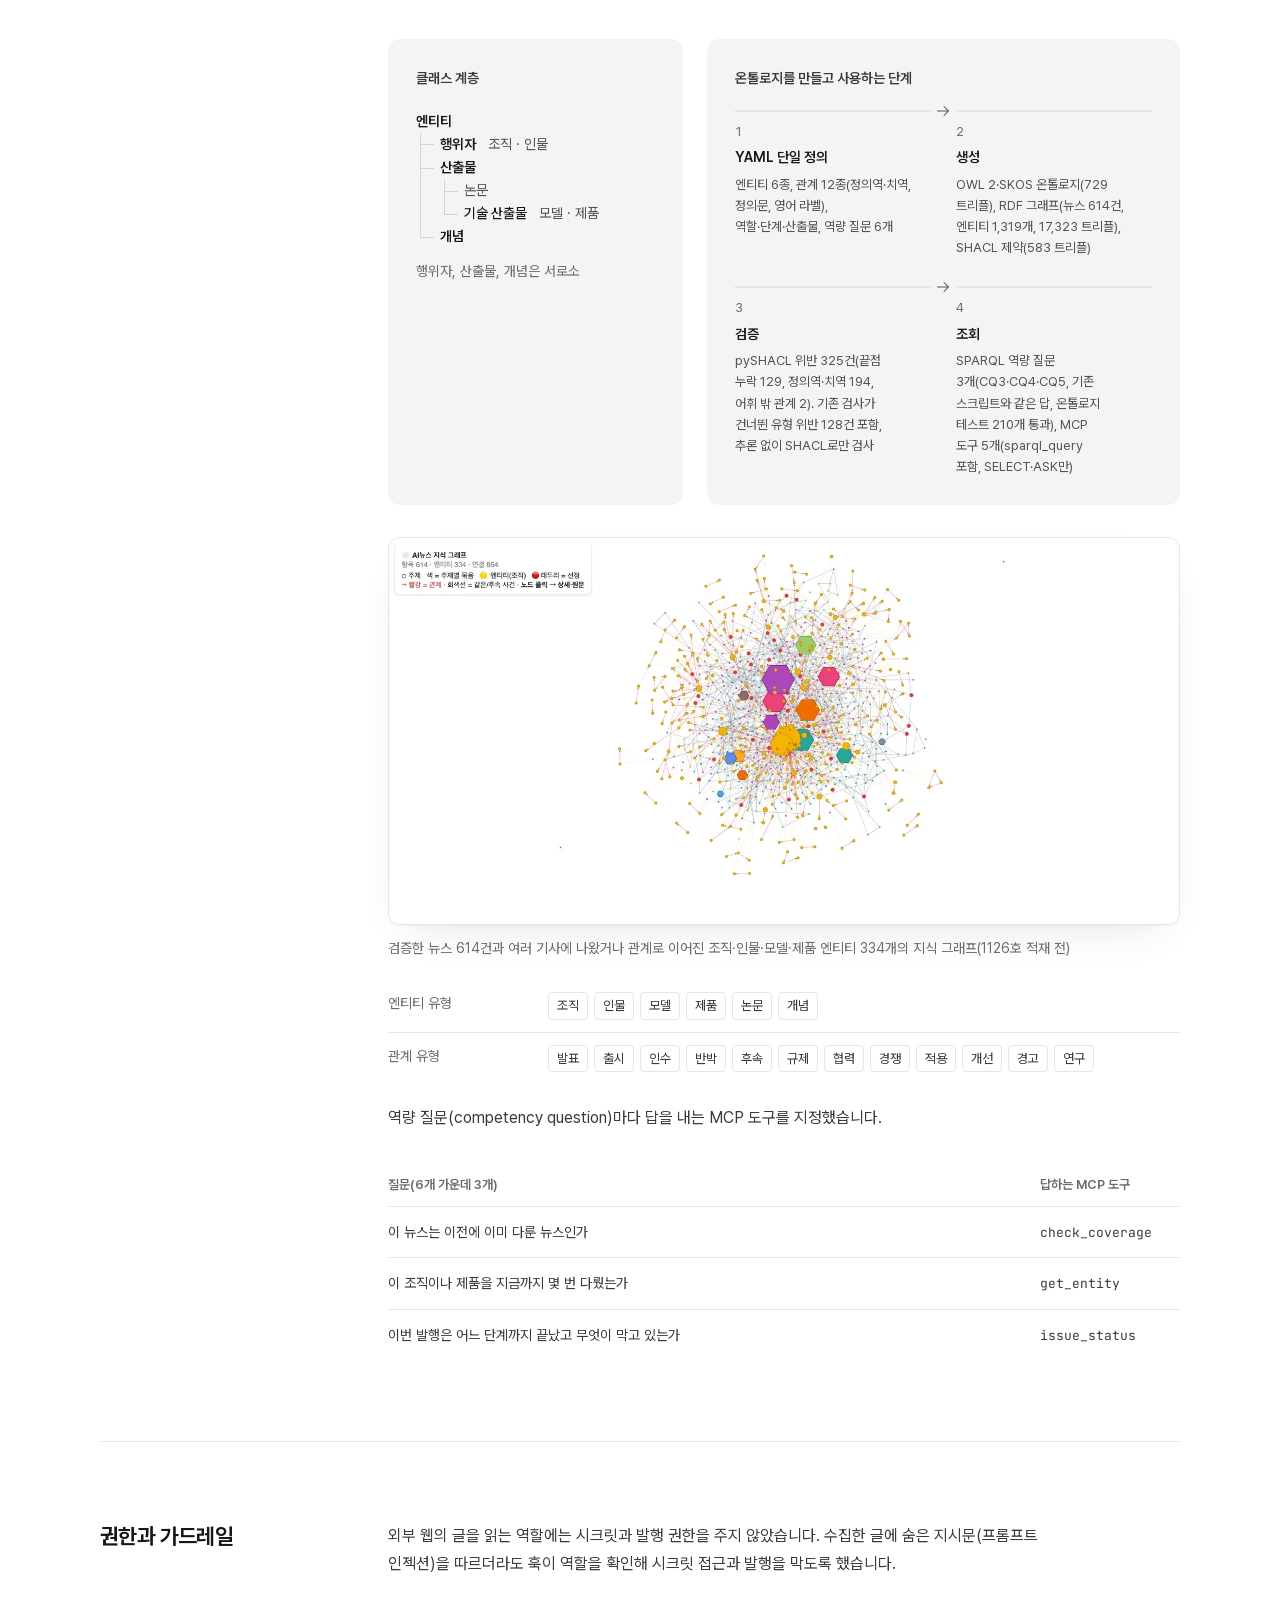
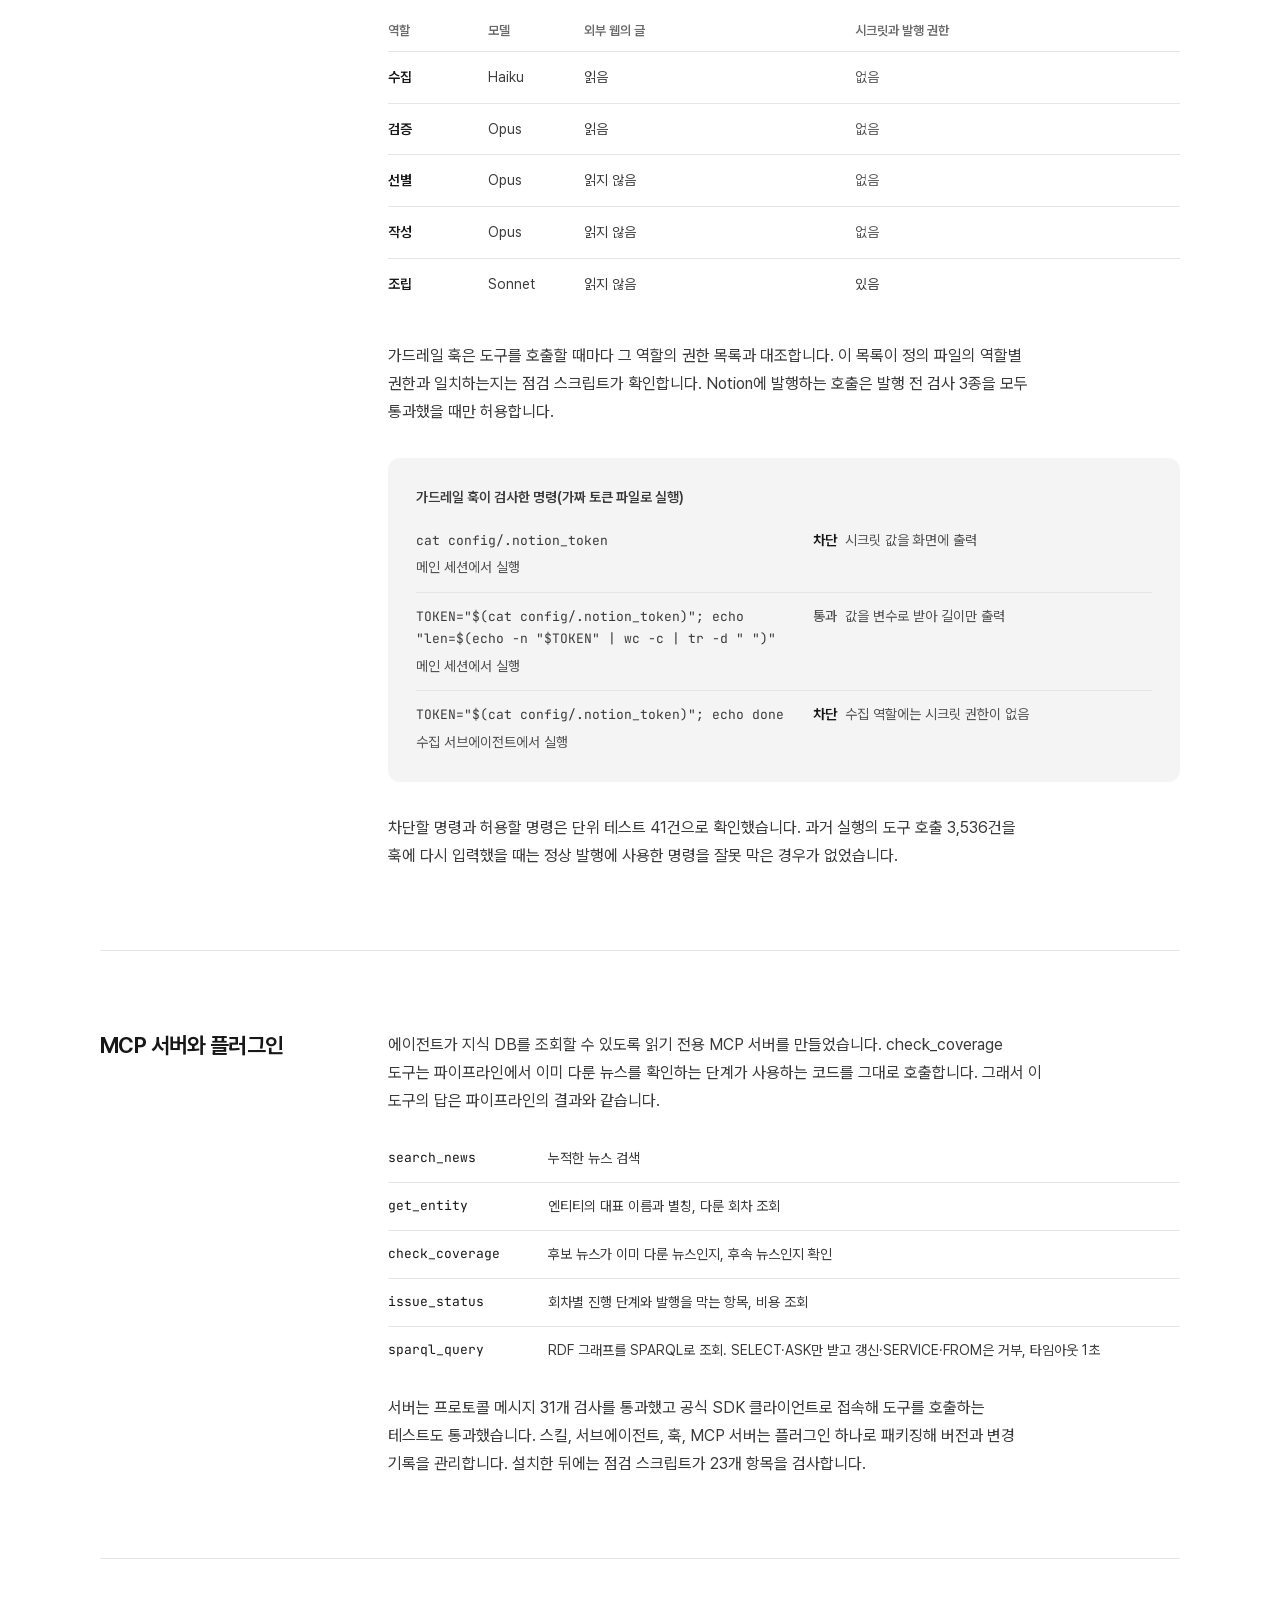
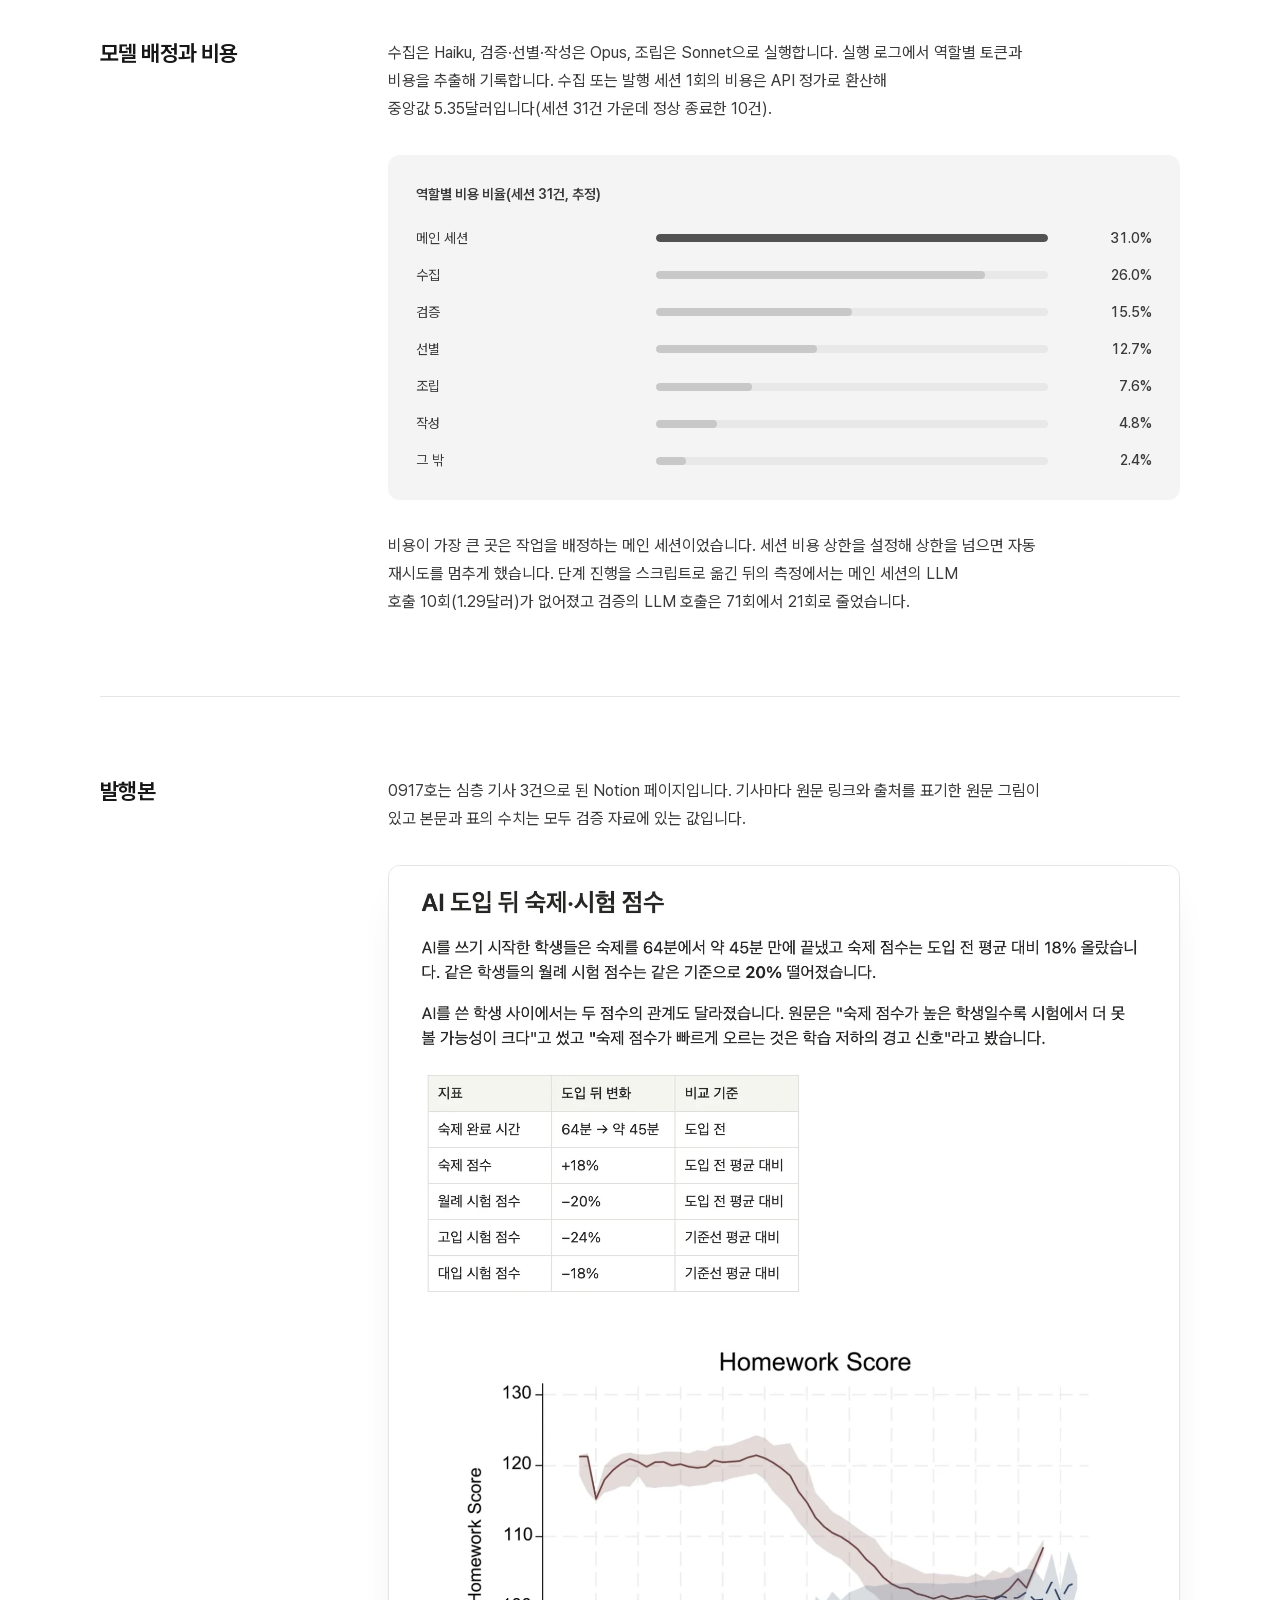
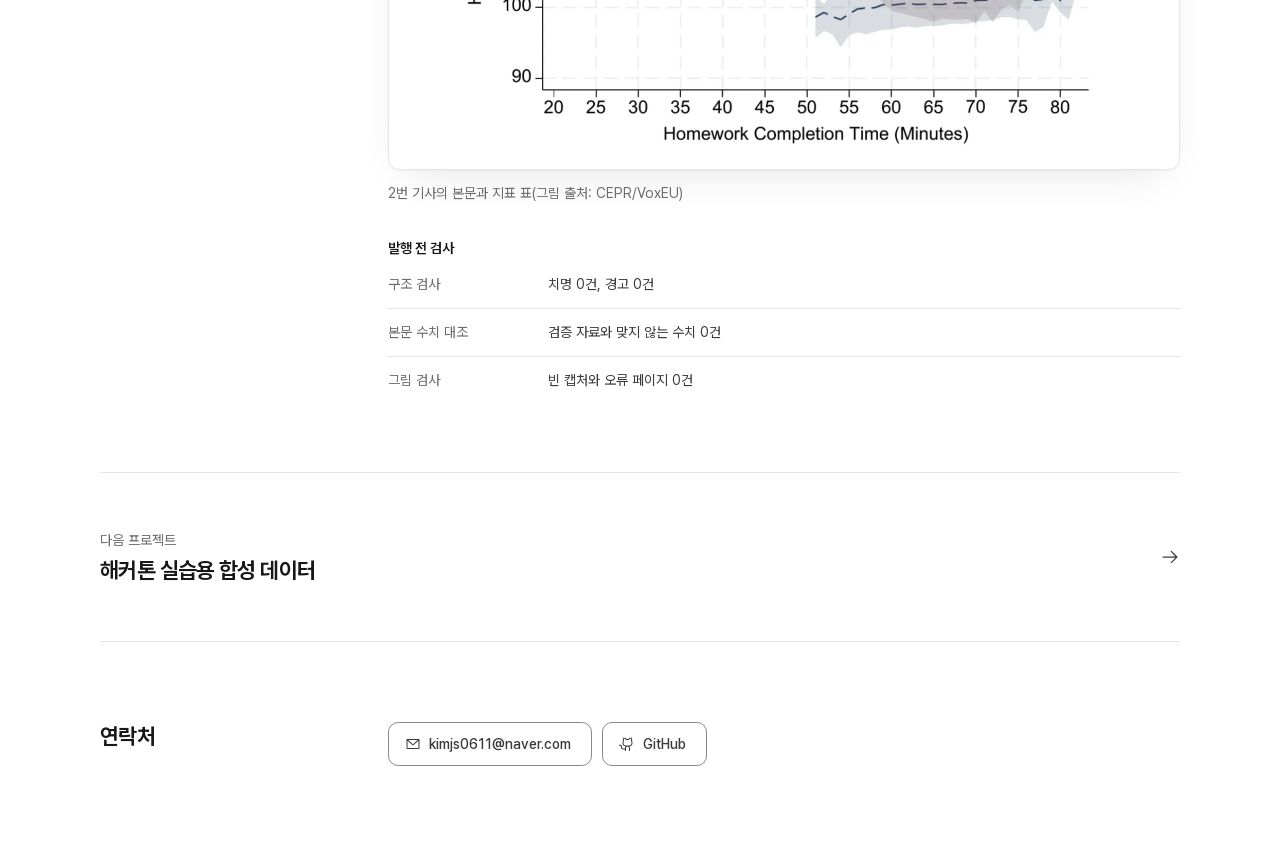
<file: knowledge.html>
<!doctype html>
<html lang="ko">
  <head>
    <meta charset="UTF-8" />
    <meta name="viewport" content="width=device-width, initial-scale=1" />
    <title>AI 뉴스 지식 구축 에이전트 | 김지성 포트폴리오</title>
    <link rel="preload" as="font" type="font/woff2" href="./assets/pretendard-var-BZYXvtjd.woff2" crossorigin />
    <meta
      name="description"
      content="AI 뉴스를 수집, 검증, 발행하고 지식 DB에 누적하는 멀티 에이전트 파이프라인 사례입니다. 온톨로지(YAML 정의, OWL·SHACL 생성), 가드레일 훅, MCP 서버, 역할별 비용 집계를 다룹니다."
    />
    <!-- 검색 엔진에 노출하지 않는다. 링크를 받은 사람만 본다. 노출하려면 아래 줄을 지운다. -->
    <meta name="robots" content="noindex, nofollow" />
    <!-- 휴대전화 브라우저의 위쪽 막대 색. 어두운 화면에서는 아래 스크립트와 테마 단추가 바꾼다 -->
    <meta name="theme-color" content="#ffffff" />
    <!-- 기본은 밝은 화면이다. 어두운 화면은 방문자가 고를 때만 쓰고 그때는 CSS 가 color-scheme 을 바꾼다 -->
    <meta name="color-scheme" content="light" />
    <meta property="og:url" content="https://studio-js.github.io/portfolio/knowledge.html" />
    <meta property="og:type" content="website" />
    <meta property="og:locale" content="ko_KR" />
    <meta property="og:site_name" content="김지성 포트폴리오" />
    <meta property="og:title" content="AI 뉴스 지식 구축 에이전트 | 김지성 포트폴리오" />
    <meta
      property="og:description"
      content="AI 뉴스를 수집, 검증, 발행하고 지식 DB에 누적하는 멀티 에이전트 파이프라인 사례입니다. 온톨로지(YAML 정의, OWL·SHACL 생성), 가드레일 훅, MCP 서버, 역할별 비용 집계를 다룹니다."
    />
    <!-- 링크 미리보기 그림(1200x630). 빌드할 때 공개 주소 기준의 전체 주소로 바뀐다(scripts/prerender.mjs). -->
    <meta property="og:image" content="https://studio-js.github.io/portfolio/og.png" />
    <meta property="og:image:width" content="1200" />
    <meta property="og:image:height" content="630" />
    <meta
      property="og:image:alt"
      content="김지성 포트폴리오. AI 에이전트로 사내 플랫폼과 업무 자동화 파이프라인을 만들고 운영합니다."
    />
    <meta name="twitter:card" content="summary_large_image" />
    <link rel="icon" href="./favicon.ico" sizes="32x32" />
    <link rel="icon" type="image/svg+xml" href="./favicon.svg" />
    <link rel="apple-touch-icon" href="./apple-touch-icon.png" />
    <script>
      // 화면을 그리기 전에 밝기 설정을 적용한다. 기본은 밝은 화면이고, 어두운 화면은 직접 고른 사람에게만 보인다.
      try {
        if (localStorage.getItem("theme") === "dark") {
          document.documentElement.classList.add("dark")
          document
            .querySelector('meta[name="theme-color"]')
            .setAttribute("content", "#131211")
        }
      } catch (e) {}
    </script>
    <script type="module" src="./assets/index-DSQXTFAX.js"></script>
    <link rel="stylesheet" href="./assets/index-jaW7bTge.css">
  </head>
  <body>
    <div id="root" data-page="knowledge"><link rel="preload" as="image" href="./media/news-issue-spread.webp" fetchPriority="high"/><a href="#main" class="sr-only focus:not-sr-only focus:fixed focus:top-2 focus:left-2 focus:z-50 focus:rounded-md focus:bg-background focus:px-3 focus:py-2">본문으로 건너뛰기</a><header data-print="hide" class="sticky top-[env(safe-area-inset-top,0px)] z-40 border-b border-border bg-background/85 backdrop-blur-md"><div class="page flex h-14 items-center gap-6"><a href="./index.html" class="rounded-sm font-semibold tracking-tight text-foreground">김지성</a><nav aria-label="주요 구역" class="ml-auto hidden md:block"><ul class="flex items-center"><li><a href="./index.html#automation" class="flex h-11 items-center rounded-md px-3 type-small text-meta transition-colors hover:text-foreground">업무 자동화</a></li><li><a href="./index.html#projects" class="flex h-11 items-center rounded-md px-3 type-small text-meta transition-colors hover:text-foreground">프로젝트</a></li><li><a href="./index.html#tools" class="flex h-11 items-center rounded-md px-3 type-small text-meta transition-colors hover:text-foreground">스킬과 파이프라인</a></li><li><a href="./index.html#career" class="flex h-11 items-center rounded-md px-3 type-small text-meta transition-colors hover:text-foreground">경력</a></li><li><a href="#contact" class="flex h-11 items-center rounded-md px-3 type-small text-meta transition-colors hover:text-foreground">연락처</a></li></ul></nav><div class="ml-auto flex items-center md:ml-0"><a href="https://github.com/studio-js" target="_blank" rel="noreferrer" aria-label="GitHub 프로필⁠(새 창)" class="flex size-11 items-center justify-center rounded-md text-meta transition-colors hover:text-foreground"><svg xmlns="http://www.w3.org/2000/svg" width="1em" height="1em" fill="currentColor" viewBox="0 0 256 256" aria-hidden="true" class="size-5"><path d="M208.31,75.68A59.78,59.78,0,0,0,202.93,28,8,8,0,0,0,196,24a59.75,59.75,0,0,0-48,24H124A59.75,59.75,0,0,0,76,24a8,8,0,0,0-6.93,4,59.78,59.78,0,0,0-5.38,47.68A58.14,58.14,0,0,0,56,104v8a56.06,56.06,0,0,0,48.44,55.47A39.8,39.8,0,0,0,96,192v8H72a24,24,0,0,1-24-24A40,40,0,0,0,8,136a8,8,0,0,0,0,16,24,24,0,0,1,24,24,40,40,0,0,0,40,40H96v16a8,8,0,0,0,16,0V192a24,24,0,0,1,48,0v40a8,8,0,0,0,16,0V192a39.8,39.8,0,0,0-8.44-24.53A56.06,56.06,0,0,0,216,112v-8A58.14,58.14,0,0,0,208.31,75.68ZM200,112a40,40,0,0,1-40,40H112a40,40,0,0,1-40-40v-8a41.74,41.74,0,0,1,6.9-22.48A8,8,0,0,0,80,73.83a43.81,43.81,0,0,1,.79-33.58,43.88,43.88,0,0,1,32.32,20.06A8,8,0,0,0,119.82,64h32.35a8,8,0,0,0,6.74-3.69,43.87,43.87,0,0,1,32.32-20.06A43.81,43.81,0,0,1,192,73.83a8.09,8.09,0,0,0,1,7.65A41.72,41.72,0,0,1,200,104Z"></path></svg></a><button type="button" tabindex="0" data-slot="button" aria-label="어두운 화면으로 바꾸기" class="group/button inline-flex shrink-0 items-center justify-center rounded-lg border border-transparent bg-clip-padding text-sm font-medium whitespace-nowrap transition-[color,background-color,border-color,box-shadow,translate] outline-none select-none focus-visible:border-ring focus-visible:ring-3 focus-visible:ring-ring/50 active:not-aria-[haspopup]:translate-y-px disabled:pointer-events-none disabled:opacity-50 aria-invalid:border-destructive aria-invalid:ring-3 aria-invalid:ring-destructive/20 dark:aria-invalid:border-destructive/50 dark:aria-invalid:ring-destructive/40 [&amp;_svg]:pointer-events-none [&amp;_svg]:shrink-0 aria-expanded:bg-muted aria-expanded:text-foreground size-11 [&amp;_svg:not([class*=&#x27;size-&#x27;])]:size-5 text-meta hover:bg-transparent hover:text-foreground dark:hover:bg-transparent"><svg xmlns="http://www.w3.org/2000/svg" width="1em" height="1em" fill="currentColor" viewBox="0 0 256 256" aria-hidden="true"><path d="M233.54,142.23a8,8,0,0,0-8-2,88.08,88.08,0,0,1-109.8-109.8,8,8,0,0,0-10-10,104.84,104.84,0,0,0-52.91,37A104,104,0,0,0,136,224a103.09,103.09,0,0,0,62.52-20.88,104.84,104.84,0,0,0,37-52.91A8,8,0,0,0,233.54,142.23ZM188.9,190.34A88,88,0,0,1,65.66,67.11a89,89,0,0,1,31.4-26A106,106,0,0,0,96,56,104.11,104.11,0,0,0,200,160a106,106,0,0,0,14.92-1.06A89,89,0,0,1,188.9,190.34Z"></path></svg></button></div></div></header><main id="main"><section class="page pt-5 pb-14 lg:pt-8 lg:pb-20 lg:grid lg:grid-cols-[minmax(0,1fr)_23rem] lg:items-start lg:gap-x-18"><a href="./index.html#projects" data-print="hide" class="flex h-11 w-fit items-center gap-1.5 rounded-md type-small text-meta transition-colors hover:text-foreground lg:col-span-2"><svg xmlns="http://www.w3.org/2000/svg" width="1em" height="1em" fill="currentColor" viewBox="0 0 256 256" aria-hidden="true" class="size-4"><path d="M224,128a8,8,0,0,1-8,8H59.31l58.35,58.34a8,8,0,0,1-11.32,11.32l-72-72a8,8,0,0,1,0-11.32l72-72a8,8,0,0,1,11.32,11.32L59.31,120H216A8,8,0,0,1,224,128Z"></path></svg>프로젝트 목록</a><div class="mt-8 flex flex-col gap-4 lg:mt-12"><p class="type-small text-meta tabular-nums">2026.06</p><h1 class="type-display text-[clamp(1.75rem,1.1rem+2.6vw,2.75rem)]">AI 뉴스 지식 구축 에이전트</h1><p class="measure type-lead text-muted-foreground">AI 뉴스를 수집하고 검증해 Notion 페이지와 발표 자료로 발행하는 멀티 에이전트 파이프라인입니다. 검증한 뉴스는 엔티티와 관계로 정리해 지식 DB에 저장하고 이미 다룬 뉴스를 제외하는 데 사용합니다. 지금까지 8회 발행했습니다. 공모전 금상을 받은 뒤에는 YAML로 정의한 온톨로지, 가드레일 훅, MCP 서버를 추가하고 규칙과 계산으로 처리할 수 있는 단계를 코드로 옮겼습니다. 추가한 부분은 지난 실행 기록과 지난 호의 입력으로 검증했습니다.</p></div><div class="mt-8 lg:col-span-2 lg:row-start-3 lg:mt-12"><figure data-avoid-break="true" class="flex-col gap-3 hidden sm:flex"><button type="button" tabindex="0" data-base-ui-click-trigger="" id="base-ui-_R_7lcb_" aria-haspopup="dialog" aria-expanded="false" data-slot="dialog-trigger" aria-label="AI 뉴스 0917호 Notion 발행본 크게 보기" class="block w-full cursor-zoom-in frame"><img src="./media/news-issue-spread.webp" alt="AI 뉴스 0917호 Notion 발행본의 세 부분. 왼쪽은 호 제목 「[AI뉴스]_0917」⁠과 기사 3건의 목차입니다. 가운데는 2번 기사 「AI 도입 뒤 숙제⁠·⁠시험 점수」⁠의 본문, 지표 표, 숙제 완료 시간에 따른 숙제 점수를 그린 연구진 그림입니다. 오른쪽은 3번 기사 「약 88시간 만에 나온 증명, 수치는 모두 OpenAI 발표」⁠의 본문과 OpenAI 발표문의 소용돌이 그림입니다." width="2160" height="922" loading="eager" fetchPriority="high" decoding="async" class="block w-full bg-white dark:brightness-90 h-auto"/></button><figcaption class="type-small text-meta">AI 뉴스 0917호 Notion 발행본⁠(기사 속 그림 출처: CEPR/VoxEU, OpenAI)</figcaption></figure><figure data-avoid-break="true" class="flex flex-col gap-3 sm:hidden"><button type="button" tabindex="0" data-base-ui-click-trigger="" id="base-ui-_R_7mcb_" aria-haspopup="dialog" aria-expanded="false" data-slot="dialog-trigger" aria-label="AI 뉴스 0917호 Notion 발행본 크게 보기" class="block w-full cursor-zoom-in frame"><img src="./media/news-issue-cover.webp" alt="AI 뉴스 0917호 Notion 발행본의 두 부분. 왼쪽은 호 제목 「[AI뉴스]_0917」⁠과 기사 3건의 목차이고 오른쪽은 3번 기사 「약 88시간 만에 나온 증명, 수치는 모두 OpenAI 발표」⁠의 본문과 OpenAI 발표문의 소용돌이 그림입니다." width="1140" height="712" loading="lazy" decoding="async" class="block w-full bg-white dark:brightness-90 h-auto"/></button><figcaption class="type-small text-meta">AI 뉴스 0917호 Notion 발행본⁠(기사 속 그림 출처: OpenAI)</figcaption></figure></div><dl class="flex flex-col divide-y divide-border mt-8 max-w-[52rem] lg:col-start-2 lg:row-start-2 lg:mt-12 lg:max-w-none"><div class="grid gap-x-6 gap-y-0.5 py-3 first:pt-0 last:pb-0 sm:grid-cols-[8.5rem_1fr] lg:grid-cols-1 lg:py-2.5 lg:first:pt-0 lg:last:pb-0"><dt class="type-small text-meta">역할</dt><dd class="type-small">선별 기준, 출처 등급, 문체 기준 결정. 가드레일 훅과 MCP 서버의 프로젝트 설정 등록 승인</dd></div><div class="grid gap-x-6 gap-y-0.5 py-3 first:pt-0 last:pb-0 sm:grid-cols-[8.5rem_1fr] lg:grid-cols-1 lg:py-2.5 lg:first:pt-0 lg:last:pb-0"><dt class="type-small text-meta">AI 활용</dt><dd class="type-small">Claude Code로 서브에이전트 정의, 스크립트, 훅, MCP 서버 구현</dd></div><div class="grid gap-x-6 gap-y-0.5 py-3 first:pt-0 last:pb-0 sm:grid-cols-[8.5rem_1fr] lg:grid-cols-1 lg:py-2.5 lg:first:pt-0 lg:last:pb-0"><dt class="type-small text-meta">기술</dt><dd class="type-small">Claude Code(서브에이전트 5개, 스킬 3개, 훅 1개), MCP, Python, SQLite, 로컬 임베딩, RDF⁠·⁠OWL⁠·⁠SHACL⁠·⁠SPARQL</dd></div><div class="grid gap-x-6 gap-y-0.5 py-3 first:pt-0 last:pb-0 sm:grid-cols-[8.5rem_1fr] lg:grid-cols-1 lg:py-2.5 lg:first:pt-0 lg:last:pb-0"><dt class="type-small text-meta">규모</dt><dd class="type-small">8회 발행, 지식 DB에 뉴스 693건 누적</dd></div><div class="grid gap-x-6 gap-y-0.5 py-3 first:pt-0 last:pb-0 sm:grid-cols-[8.5rem_1fr] lg:grid-cols-1 lg:py-2.5 lg:first:pt-0 lg:last:pb-0"><dt class="type-small text-meta">수상</dt><dd class="type-small">사내 제1회 AX AI Agent 공모전 금상⁠(1등), 2026.10</dd></div></dl></section><nav aria-label="이 화면의 구역" data-print="hide" class="sticky top-[calc(3.5rem+env(safe-area-inset-top,0px))] z-30 border-y border-border bg-background/85 backdrop-blur-md"><ul class="page flex gap-1 overflow-x-auto [mask-image:linear-gradient(to_right,black_85%,transparent)] sm:[mask-image:none]"><li class="shrink-0 first:[&amp;&gt;a]:pl-0"><a href="#results" class="flex h-11 items-center rounded-md px-3 type-small text-meta transition-colors hover:text-foreground">결과</a></li><li class="shrink-0 first:[&amp;&gt;a]:pl-0"><a href="#pipeline" class="flex h-11 items-center rounded-md px-3 type-small text-meta transition-colors hover:text-foreground">파이프라인</a></li><li class="shrink-0 first:[&amp;&gt;a]:pl-0"><a href="#schema" class="flex h-11 items-center rounded-md px-3 type-small text-meta transition-colors hover:text-foreground">온톨로지</a></li><li class="shrink-0 first:[&amp;&gt;a]:pl-0"><a href="#permission" class="flex h-11 items-center rounded-md px-3 type-small text-meta transition-colors hover:text-foreground">권한과 가드레일</a></li><li class="shrink-0 first:[&amp;&gt;a]:pl-0"><a href="#platform" class="flex h-11 items-center rounded-md px-3 type-small text-meta transition-colors hover:text-foreground">MCP와 플러그인</a></li><li class="shrink-0 first:[&amp;&gt;a]:pl-0"><a href="#cost" class="flex h-11 items-center rounded-md px-3 type-small text-meta transition-colors hover:text-foreground">모델과 비용</a></li><li class="shrink-0 first:[&amp;&gt;a]:pl-0"><a href="#deck" class="flex h-11 items-center rounded-md px-3 type-small text-meta transition-colors hover:text-foreground">발행본</a></li></ul></nav><section id="results" class="page scroll-mt-28"><div class="grid gap-x-12 gap-y-7 border-t border-border py-14 lg:grid-cols-[15rem_minmax(0,1fr)] lg:py-20 [nav+section&gt;&amp;]:border-t-0"><div class="flex flex-col gap-2 lg:sticky lg:top-32 lg:self-start"><h2 class="type-section">결과</h2></div><div class="flex min-w-0 flex-col gap-8"><dl aria-label="AI 뉴스 지식 구축 에이전트에서 고치기 전과 고친 뒤" class="flex flex-col sm:grid sm:gap-x-2.5 sm:grid-cols-[minmax(0,1fr)_auto_auto_auto]"><div class="grid gap-y-1 border-t border-border py-4 first:border-t-0 first:pt-0 last:pb-0 sm:grid-cols-subgrid sm:items-center sm:col-span-4"><dt class="flex flex-col sm:pr-6"><span data-slot="name" class="flex flex-col sm:pr-6"><span class="font-medium text-foreground">검증⁠·⁠선별⁠·⁠조립의 LLM 호출</span><span class="balance type-small text-muted-foreground">단계 진행과 규칙⁠·⁠계산으로 처리할 수 있는 일을 코드로 옮기고 1126호와 같은 입력으로 측정⁠(후보 24건 표본). 비용은 API 정가 환산 8.93달러에서 4.46달러. 선정한 3건과 Notion 블록은 동일</span></span></dt><dd class="flex flex-wrap items-baseline gap-x-2.5 gap-y-0.5 tabular-nums sm:col-span-3 sm:grid sm:grid-cols-subgrid sm:items-center"><span class="text-muted-foreground sm:text-right"><span class="sr-only">이전<!-- --> </span>95회</span><svg xmlns="http://www.w3.org/2000/svg" width="1em" height="1em" fill="currentColor" viewBox="0 0 256 256" aria-hidden="true" class="size-4 shrink-0 self-center text-muted-foreground sm:justify-self-center"><path d="M221.66,133.66l-72,72a8,8,0,0,1-11.32-11.32L196.69,136H40a8,8,0,0,1,0-16H196.69L138.34,61.66a8,8,0,0,1,11.32-11.32l72,72A8,8,0,0,1,221.66,133.66Z"></path></svg><span class="font-semibold text-brand sm:col-start-3 sm:justify-self-end sm:text-right"><span class="sr-only">이후<!-- --> </span>29회</span></dd></div><div class="grid gap-y-1 border-t border-border py-4 first:border-t-0 first:pt-0 last:pb-0 sm:grid-cols-subgrid sm:items-center sm:col-span-4"><dt class="flex flex-col sm:pr-6"><span data-slot="name" class="flex flex-col sm:pr-6"><span class="font-medium text-foreground">이미 다룬 뉴스로 판단해 제외한 후보</span><span class="balance type-small text-muted-foreground">유사도만 사용하던 기준은 다른 뉴스까지 제외했음. 날짜와 엔티티 근거를 추가하고 과거 호 후보 603건으로 다시 계산. 남은 3건은 실제로 같은 뉴스이고 같은 URL이 다시 수집된 59쌍은 그대로 제외됨</span></span></dt><dd class="flex flex-wrap items-baseline gap-x-2.5 gap-y-0.5 tabular-nums sm:col-span-3 sm:grid sm:grid-cols-subgrid sm:items-center"><span class="text-muted-foreground sm:text-right"><span class="sr-only">이전<!-- --> </span>103건</span><svg xmlns="http://www.w3.org/2000/svg" width="1em" height="1em" fill="currentColor" viewBox="0 0 256 256" aria-hidden="true" class="size-4 shrink-0 self-center text-muted-foreground sm:justify-self-center"><path d="M221.66,133.66l-72,72a8,8,0,0,1-11.32-11.32L196.69,136H40a8,8,0,0,1,0-16H196.69L138.34,61.66a8,8,0,0,1,11.32-11.32l72,72A8,8,0,0,1,221.66,133.66Z"></path></svg><span class="font-semibold text-brand sm:col-start-3 sm:justify-self-end sm:text-right"><span class="sr-only">이후<!-- --> </span>3건</span></dd></div><div class="grid gap-y-1 border-t border-border py-4 first:border-t-0 first:pt-0 last:pb-0 sm:grid-cols-subgrid sm:items-center sm:col-span-4"><dt class="flex flex-col sm:pr-6"><span data-slot="name" class="flex flex-col sm:pr-6"><span class="font-medium text-foreground">무관한 뉴스를 비슷한 뉴스로 잘못 분류한 비율</span><span class="balance type-small text-muted-foreground">자동 라벨링한 뉴스 쌍 356개로 유사도 임계값을 다시 정함</span></span></dt><dd class="flex flex-wrap items-baseline gap-x-2.5 gap-y-0.5 tabular-nums sm:col-span-3 sm:grid sm:grid-cols-subgrid sm:items-center"><span class="text-muted-foreground sm:text-right"><span class="sr-only">이전<!-- --> </span>43%</span><svg xmlns="http://www.w3.org/2000/svg" width="1em" height="1em" fill="currentColor" viewBox="0 0 256 256" aria-hidden="true" class="size-4 shrink-0 self-center text-muted-foreground sm:justify-self-center"><path d="M221.66,133.66l-72,72a8,8,0,0,1-11.32-11.32L196.69,136H40a8,8,0,0,1,0-16H196.69L138.34,61.66a8,8,0,0,1,11.32-11.32l72,72A8,8,0,0,1,221.66,133.66Z"></path></svg><span class="font-semibold text-brand sm:col-start-3 sm:justify-self-end sm:text-right"><span class="sr-only">이후<!-- --> </span>약 6%</span></dd></div><div class="grid gap-y-1 border-t border-border py-4 first:border-t-0 first:pt-0 last:pb-0 sm:grid-cols-subgrid sm:items-center sm:col-span-4"><dt class="flex flex-col sm:pr-6"><span data-slot="name" class="flex flex-col sm:pr-6"><span class="font-medium text-foreground">가드레일 훅이 정상 발행 명령을 잘못 막은 경우</span><span class="balance type-small text-muted-foreground">과거 실행의 도구 호출 3,536건을 훅에 다시 입력. 차단 기준은 단위 테스트 41건으로 확인</span></span></dt><dd class="flex flex-wrap items-baseline gap-x-2.5 gap-y-0.5 tabular-nums sm:col-span-3 sm:grid sm:grid-cols-subgrid sm:items-center"><span class="font-semibold text-brand sm:col-start-3 sm:justify-self-end sm:text-right">0 / 59건</span></dd></div></dl></div></div></section><section id="pipeline" class="page scroll-mt-28"><div class="grid gap-x-12 gap-y-7 border-t border-border py-14 lg:grid-cols-[15rem_minmax(0,1fr)] lg:py-20 [nav+section&gt;&amp;]:border-t-0"><div class="flex flex-col gap-2 lg:sticky lg:top-32 lg:self-start"><h2 class="type-section">파이프라인</h2></div><div class="flex min-w-0 flex-col gap-8"><div class="flex measure flex-col gap-4"><p>8개 호는 메인 세션이 서브에이전트 5개에 작업을 배정하는 방식으로 발행했습니다. 이후 단계 진행을 메인 세션에서 스크립트로 옮기고 규칙과 계산으로 처리할 수 있는 일도 코드로 바꿨습니다. 다음 호부터는 이 스크립트로 발행합니다. 스크립트는 단계를 차례로 실행하고 판단이 필요한 일에만 LLM을 호출합니다. 수집에서는 공식 RSS와 API 같은 고정 소스에 없는 원글 보충, 검증에서는 코드가 확정하지 못한 건, 선별에서는 중요도 채점과 작성 지시를 LLM이 맡습니다.</p></div><figure data-avoid-break="true" class="flex flex-col gap-3"><div class="flex flex-col gap-5 rounded-2xl bg-muted p-5 sm:p-7"><p class="balance type-small font-semibold">뉴스를 발행하는 단계</p><ol aria-label="뉴스를 발행하는 단계" class="grid gap-x-6 gap-y-3.5 sm:grid-cols-2 sm:gap-y-7 lg:grid-cols-4"><li class="relative flex min-w-0 flex-col gap-1 border-l-2 pl-3.5 sm:border-t-2 sm:border-l-0 sm:pt-2.5 sm:pr-1 sm:pl-0 border-border"><span class="flex items-baseline justify-between gap-2 type-label font-normal text-meta"><span class="tabular-nums">1</span><span class="rounded-[5px] border px-1.5 text-xs leading-5 whitespace-nowrap border-border text-foreground">코드 + LLM</span></span><span class="font-semibold text-[0.875rem] text-foreground">수집</span><span class="balance text-muted-foreground text-[0.8125rem] leading-relaxed">공식 RSS와 API 같은 고정 소스에서 수집<span class="mt-1 block text-meta">LLM: 고정 소스에 없는 원글 보충</span></span></li><li class="relative flex min-w-0 flex-col gap-1 border-l-2 pl-3.5 sm:border-t-2 sm:border-l-0 sm:pt-2.5 sm:pr-1 sm:pl-0 border-border"><svg xmlns="http://www.w3.org/2000/svg" width="1em" height="1em" fill="currentColor" viewBox="0 0 256 256" aria-hidden="true" class="absolute -top-px -left-[1.3rem] hidden size-4 -translate-y-1/2 text-muted-foreground lg:block lg:[li:nth-child(4n+1)&gt;&amp;]:hidden"><path d="M221.66,133.66l-72,72a8,8,0,0,1-11.32-11.32L196.69,136H40a8,8,0,0,1,0-16H196.69L138.34,61.66a8,8,0,0,1,11.32-11.32l72,72A8,8,0,0,1,221.66,133.66Z"></path></svg><span class="flex items-baseline justify-between gap-2 type-label font-normal text-meta"><span class="tabular-nums">2</span><span class="rounded-[5px] border px-1.5 text-xs leading-5 whitespace-nowrap border-border text-muted-foreground">코드</span></span><span class="font-semibold text-[0.875rem] text-foreground">필터와 중복 제거</span><span class="balance text-muted-foreground text-[0.8125rem] leading-relaxed">사건 날짜가 최근 14일 안인지 분류하고 같은 URL은 병합</span></li><li class="relative flex min-w-0 flex-col gap-1 border-l-2 pl-3.5 sm:border-t-2 sm:border-l-0 sm:pt-2.5 sm:pr-1 sm:pl-0 border-border"><svg xmlns="http://www.w3.org/2000/svg" width="1em" height="1em" fill="currentColor" viewBox="0 0 256 256" aria-hidden="true" class="absolute -top-px -left-[1.3rem] hidden size-4 -translate-y-1/2 text-muted-foreground lg:block lg:[li:nth-child(4n+1)&gt;&amp;]:hidden"><path d="M221.66,133.66l-72,72a8,8,0,0,1-11.32-11.32L196.69,136H40a8,8,0,0,1,0-16H196.69L138.34,61.66a8,8,0,0,1,11.32-11.32l72,72A8,8,0,0,1,221.66,133.66Z"></path></svg><span class="flex items-baseline justify-between gap-2 type-label font-normal text-meta"><span class="tabular-nums">3</span><span class="rounded-[5px] border px-1.5 text-xs leading-5 whitespace-nowrap border-border text-foreground">코드 + LLM</span></span><span class="font-semibold text-[0.875rem] text-foreground">검증</span><span class="balance text-muted-foreground text-[0.8125rem] leading-relaxed">원문의 수치와 날짜를 대조하고 출처가 충분하면 확정<span class="mt-1 block text-meta">LLM: 확정하지 못한 건만 판단</span></span></li><li class="relative flex min-w-0 flex-col gap-1 border-l-2 pl-3.5 sm:border-t-2 sm:border-l-0 sm:pt-2.5 sm:pr-1 sm:pl-0 border-border"><svg xmlns="http://www.w3.org/2000/svg" width="1em" height="1em" fill="currentColor" viewBox="0 0 256 256" aria-hidden="true" class="absolute -top-px -left-[1.3rem] hidden size-4 -translate-y-1/2 text-muted-foreground lg:block lg:[li:nth-child(4n+1)&gt;&amp;]:hidden"><path d="M221.66,133.66l-72,72a8,8,0,0,1-11.32-11.32L196.69,136H40a8,8,0,0,1,0-16H196.69L138.34,61.66a8,8,0,0,1,11.32-11.32l72,72A8,8,0,0,1,221.66,133.66Z"></path></svg><span class="flex items-baseline justify-between gap-2 type-label font-normal text-meta"><span class="tabular-nums">4</span><span class="rounded-[5px] border px-1.5 text-xs leading-5 whitespace-nowrap border-control font-semibold text-foreground">LLM</span></span><span class="font-semibold text-[0.875rem] text-foreground">지식 추출</span><span class="balance text-muted-foreground text-[0.8125rem] leading-relaxed">주제, 엔티티, 관계를 추출<span class="mt-1 block text-meta">코드: 유형과 관계 검사</span></span></li><li class="relative flex min-w-0 flex-col gap-1 border-l-2 pl-3.5 sm:border-t-2 sm:border-l-0 sm:pt-2.5 sm:pr-1 sm:pl-0 border-border"><svg xmlns="http://www.w3.org/2000/svg" width="1em" height="1em" fill="currentColor" viewBox="0 0 256 256" aria-hidden="true" class="absolute -top-px -left-[1.3rem] hidden size-4 -translate-y-1/2 text-muted-foreground lg:block lg:[li:nth-child(4n+1)&gt;&amp;]:hidden"><path d="M221.66,133.66l-72,72a8,8,0,0,1-11.32-11.32L196.69,136H40a8,8,0,0,1,0-16H196.69L138.34,61.66a8,8,0,0,1,11.32-11.32l72,72A8,8,0,0,1,221.66,133.66Z"></path></svg><span class="flex items-baseline justify-between gap-2 type-label font-normal text-meta"><span class="tabular-nums">5</span><span class="rounded-[5px] border px-1.5 text-xs leading-5 whitespace-nowrap border-border text-muted-foreground">코드</span></span><span class="font-semibold text-[0.875rem] text-foreground">이미 다룬 뉴스 확인</span><span class="balance text-muted-foreground text-[0.8125rem] leading-relaxed">지식 DB와 임베딩, 사건 날짜, 엔티티로 대조</span></li><li class="relative flex min-w-0 flex-col gap-1 border-l-2 pl-3.5 sm:border-t-2 sm:border-l-0 sm:pt-2.5 sm:pr-1 sm:pl-0 border-border"><svg xmlns="http://www.w3.org/2000/svg" width="1em" height="1em" fill="currentColor" viewBox="0 0 256 256" aria-hidden="true" class="absolute -top-px -left-[1.3rem] hidden size-4 -translate-y-1/2 text-muted-foreground lg:block lg:[li:nth-child(4n+1)&gt;&amp;]:hidden"><path d="M221.66,133.66l-72,72a8,8,0,0,1-11.32-11.32L196.69,136H40a8,8,0,0,1,0-16H196.69L138.34,61.66a8,8,0,0,1,11.32-11.32l72,72A8,8,0,0,1,221.66,133.66Z"></path></svg><span class="flex items-baseline justify-between gap-2 type-label font-normal text-meta"><span class="tabular-nums">6</span><span class="rounded-[5px] border px-1.5 text-xs leading-5 whitespace-nowrap border-border text-foreground">코드 + LLM</span></span><span class="font-semibold text-[0.875rem] text-foreground">선별</span><span class="balance text-muted-foreground text-[0.8125rem] leading-relaxed">가중 점수와 선정 규칙으로 깊이 다룰 3건 선정<span class="mt-1 block text-meta">LLM: 중요도 채점, 작성 지시</span></span></li><li class="relative flex min-w-0 flex-col gap-1 border-l-2 pl-3.5 sm:border-t-2 sm:border-l-0 sm:pt-2.5 sm:pr-1 sm:pl-0 border-border"><svg xmlns="http://www.w3.org/2000/svg" width="1em" height="1em" fill="currentColor" viewBox="0 0 256 256" aria-hidden="true" class="absolute -top-px -left-[1.3rem] hidden size-4 -translate-y-1/2 text-muted-foreground lg:block lg:[li:nth-child(4n+1)&gt;&amp;]:hidden"><path d="M221.66,133.66l-72,72a8,8,0,0,1-11.32-11.32L196.69,136H40a8,8,0,0,1,0-16H196.69L138.34,61.66a8,8,0,0,1,11.32-11.32l72,72A8,8,0,0,1,221.66,133.66Z"></path></svg><span class="flex items-baseline justify-between gap-2 type-label font-normal text-meta"><span class="tabular-nums">7</span><span class="rounded-[5px] border px-1.5 text-xs leading-5 whitespace-nowrap border-control font-semibold text-foreground">LLM</span></span><span class="font-semibold text-[0.875rem] text-foreground">그림 캡처</span><span class="balance text-muted-foreground text-[0.8125rem] leading-relaxed">선정한 뉴스의 원문에서 핵심 그림을 캡처</span></li><li class="relative flex min-w-0 flex-col gap-1 border-l-2 pl-3.5 sm:border-t-2 sm:border-l-0 sm:pt-2.5 sm:pr-1 sm:pl-0 border-border"><svg xmlns="http://www.w3.org/2000/svg" width="1em" height="1em" fill="currentColor" viewBox="0 0 256 256" aria-hidden="true" class="absolute -top-px -left-[1.3rem] hidden size-4 -translate-y-1/2 text-muted-foreground lg:block lg:[li:nth-child(4n+1)&gt;&amp;]:hidden"><path d="M221.66,133.66l-72,72a8,8,0,0,1-11.32-11.32L196.69,136H40a8,8,0,0,1,0-16H196.69L138.34,61.66a8,8,0,0,1,11.32-11.32l72,72A8,8,0,0,1,221.66,133.66Z"></path></svg><span class="flex items-baseline justify-between gap-2 type-label font-normal text-meta"><span class="tabular-nums">8</span><span class="rounded-[5px] border px-1.5 text-xs leading-5 whitespace-nowrap border-control font-semibold text-foreground">LLM</span></span><span class="font-semibold text-[0.875rem] text-foreground">작성</span><span class="balance text-muted-foreground text-[0.8125rem] leading-relaxed">검증한 수치만 인용해 작성<span class="mt-1 block text-meta">코드: 구조, 수치, 문체 검사</span></span></li><li class="relative flex min-w-0 flex-col gap-1 border-l-2 pl-3.5 sm:border-t-2 sm:border-l-0 sm:pt-2.5 sm:pr-1 sm:pl-0 border-border"><svg xmlns="http://www.w3.org/2000/svg" width="1em" height="1em" fill="currentColor" viewBox="0 0 256 256" aria-hidden="true" class="absolute -top-px -left-[1.3rem] hidden size-4 -translate-y-1/2 text-muted-foreground lg:block lg:[li:nth-child(4n+1)&gt;&amp;]:hidden"><path d="M221.66,133.66l-72,72a8,8,0,0,1-11.32-11.32L196.69,136H40a8,8,0,0,1,0-16H196.69L138.34,61.66a8,8,0,0,1,11.32-11.32l72,72A8,8,0,0,1,221.66,133.66Z"></path></svg><span class="flex items-baseline justify-between gap-2 type-label font-normal text-meta"><span class="tabular-nums">9</span><span class="rounded-[5px] border px-1.5 text-xs leading-5 whitespace-nowrap border-border text-muted-foreground">코드</span></span><span class="font-semibold text-[0.875rem] text-foreground">조립</span><span class="balance text-muted-foreground text-[0.8125rem] leading-relaxed">발행본 정리, 빈 캡처 제거</span></li><li class="relative flex min-w-0 flex-col gap-1 border-l-2 pl-3.5 sm:border-t-2 sm:border-l-0 sm:pt-2.5 sm:pr-1 sm:pl-0 border-border"><svg xmlns="http://www.w3.org/2000/svg" width="1em" height="1em" fill="currentColor" viewBox="0 0 256 256" aria-hidden="true" class="absolute -top-px -left-[1.3rem] hidden size-4 -translate-y-1/2 text-muted-foreground lg:block lg:[li:nth-child(4n+1)&gt;&amp;]:hidden"><path d="M221.66,133.66l-72,72a8,8,0,0,1-11.32-11.32L196.69,136H40a8,8,0,0,1,0-16H196.69L138.34,61.66a8,8,0,0,1,11.32-11.32l72,72A8,8,0,0,1,221.66,133.66Z"></path></svg><span class="flex items-baseline justify-between gap-2 type-label font-normal text-meta"><span class="tabular-nums">10</span><span class="rounded-[5px] border px-1.5 text-xs leading-5 whitespace-nowrap border-border text-muted-foreground">코드</span></span><span class="font-semibold text-[0.875rem] text-foreground">검사와 발행</span><span class="balance text-muted-foreground text-[0.8125rem] leading-relaxed">발행 전 검사 3종을 통과하면 Notion 블록으로 변환해 발행</span></li><li class="relative flex min-w-0 flex-col gap-1 border-l-2 pl-3.5 sm:border-t-2 sm:border-l-0 sm:pt-2.5 sm:pr-1 sm:pl-0 border-border"><svg xmlns="http://www.w3.org/2000/svg" width="1em" height="1em" fill="currentColor" viewBox="0 0 256 256" aria-hidden="true" class="absolute -top-px -left-[1.3rem] hidden size-4 -translate-y-1/2 text-muted-foreground lg:block lg:[li:nth-child(4n+1)&gt;&amp;]:hidden"><path d="M221.66,133.66l-72,72a8,8,0,0,1-11.32-11.32L196.69,136H40a8,8,0,0,1,0-16H196.69L138.34,61.66a8,8,0,0,1,11.32-11.32l72,72A8,8,0,0,1,221.66,133.66Z"></path></svg><span class="flex items-baseline justify-between gap-2 type-label font-normal text-meta"><span class="tabular-nums">11</span><span class="rounded-[5px] border px-1.5 text-xs leading-5 whitespace-nowrap border-control font-semibold text-foreground">LLM</span></span><span class="font-semibold text-[0.875rem] text-foreground">발표 자료</span><span class="balance text-muted-foreground text-[0.8125rem] leading-relaxed">슬라이드와 발표 대본 작성</span></li><li class="relative flex min-w-0 flex-col gap-1 border-l-2 pl-3.5 sm:border-t-2 sm:border-l-0 sm:pt-2.5 sm:pr-1 sm:pl-0 border-border"><svg xmlns="http://www.w3.org/2000/svg" width="1em" height="1em" fill="currentColor" viewBox="0 0 256 256" aria-hidden="true" class="absolute -top-px -left-[1.3rem] hidden size-4 -translate-y-1/2 text-muted-foreground lg:block lg:[li:nth-child(4n+1)&gt;&amp;]:hidden"><path d="M221.66,133.66l-72,72a8,8,0,0,1-11.32-11.32L196.69,136H40a8,8,0,0,1,0-16H196.69L138.34,61.66a8,8,0,0,1,11.32-11.32l72,72A8,8,0,0,1,221.66,133.66Z"></path></svg><span class="flex items-baseline justify-between gap-2 type-label font-normal text-meta"><span class="tabular-nums">12</span><span class="rounded-[5px] border px-1.5 text-xs leading-5 whitespace-nowrap border-border text-muted-foreground">코드</span></span><span class="font-semibold text-[0.875rem] text-foreground">적재와 아카이브</span><span class="balance text-muted-foreground text-[0.8125rem] leading-relaxed">지식 DB 적재, 아카이브 갱신</span></li></ol></div></figure><div class="flex measure flex-col gap-4"><p>코드로 옮기기 전과 뒤를 1126호와 같은 입력으로 드라이런해 측정했습니다. 검증, 선별, 조립 구간⁠(후보 24건 표본)⁠의 LLM 호출은 95회에서 29회로, 비용은 API 정가 환산 8.93달러에서 4.46달러로 줄었습니다. 선정한 3건은 같았고 Notion 블록은 실제 1126호 발행본과 차이가 없었습니다. 후보 105건 전체에서 코드가 확정한 43건 가운데 LLM의 검증 결과와 어긋난 것도 없었습니다.</p><p>캘린더 일정에 맞춰 수집 단계와 발행 단계의 헤드리스 세션을 실행했습니다. 수집에 29분이 걸리는데 15분 타임아웃에 끊기던 헤드리스 실행은 타임아웃을 실측값에 맞추고 PID 가드, 락, 재시도 상한 3회를 추가해 고쳤습니다. 프롬프트로만 지시한 단계가 헤드리스 실행에서 누락된 적이 있어서 필수 단계는 셸 스크립트로 실행합니다. 발행 전에는 구조 검사, 본문 수치 대조, 그림 검사를 모두 통과해야 합니다.</p></div></div></div></section><section id="schema" class="page scroll-mt-28"><div class="grid gap-x-12 gap-y-7 border-t border-border py-14 lg:grid-cols-[15rem_minmax(0,1fr)] lg:py-20 [nav+section&gt;&amp;]:border-t-0"><div class="flex flex-col gap-2 lg:sticky lg:top-32 lg:self-start"><h2 class="type-section">온톨로지</h2></div><div class="flex min-w-0 flex-col gap-8"><div class="flex measure flex-col gap-4"><p>지식 DB가 답해야 할 역량 질문 6개를 먼저 정하고 뉴스의 엔티티 6종과 관계 12종, 파이프라인의 역할과 단계를 YAML 정의 하나로 모델링했습니다.</p><p>이 정의와 지식 DB(1126호 적재 전, 뉴스 614건)⁠에서 OWL 2⁠·⁠SKOS 온톨로지와 SHACL 제약을 생성해 검증했고 기존 검사가 건너뛰던 유형 위반 128건을 찾았습니다. 사용하는 질의가 없던 PROV‑O와 추론 단계는 영향을 측정한 뒤 제거했습니다. 추론이 찾던 유형 충돌 38건은 SHACL이 이미 검출하고 있어 누락된 검사는 없었습니다. 추출과 검사의 실행 경로는 YAML과 SQLite이고 RDF 그래프는 이 두 자료에서 생성합니다.</p></div><div class="grid gap-6 lg:grid-cols-[minmax(0,1fr)_minmax(0,1.6fr)]"><figure data-avoid-break="true" class="flex flex-col gap-3"><div class="flex flex-col gap-5 rounded-2xl bg-muted p-5 sm:p-7 h-full"><p class="balance type-small font-semibold">클래스 계층</p><div role="group" aria-label="온톨로지의 클래스 계층" class="flex flex-col type-small"><span class="flex flex-wrap items-baseline gap-x-3"><span class="font-semibold text-foreground">엔티티</span></span><ul class="ml-1 flex flex-col"><li class="relative pl-5 before:absolute before:top-0 before:left-0 before:h-full before:border-l before:border-input after:absolute after:top-[0.5lh] after:left-0 after:w-3.5 after:border-t after:border-input last:before:h-[0.5lh]"><span class="flex flex-wrap items-baseline gap-x-3"><span class="font-semibold text-foreground">행위자</span><span class="whitespace-nowrap text-muted-foreground">조직 · 인물</span></span></li><li class="relative pl-5 before:absolute before:top-0 before:left-0 before:h-full before:border-l before:border-input after:absolute after:top-[0.5lh] after:left-0 after:w-3.5 after:border-t after:border-input last:before:h-[0.5lh]"><span class="flex flex-wrap items-baseline gap-x-3"><span class="font-semibold text-foreground">산출물</span></span><ul class="ml-1 flex flex-col"><li class="relative pl-5 before:absolute before:top-0 before:left-0 before:h-full before:border-l before:border-input after:absolute after:top-[0.5lh] after:left-0 after:w-3.5 after:border-t after:border-input last:before:h-[0.5lh]"><span class="flex flex-wrap items-baseline gap-x-3"><span class="text-muted-foreground">논문</span></span></li><li class="relative pl-5 before:absolute before:top-0 before:left-0 before:h-full before:border-l before:border-input after:absolute after:top-[0.5lh] after:left-0 after:w-3.5 after:border-t after:border-input last:before:h-[0.5lh]"><span class="flex flex-wrap items-baseline gap-x-3"><span class="font-medium text-foreground">기술 산출물</span><span class="whitespace-nowrap text-muted-foreground">모델 · 제품</span></span></li></ul></li><li class="relative pl-5 before:absolute before:top-0 before:left-0 before:h-full before:border-l before:border-input after:absolute after:top-[0.5lh] after:left-0 after:w-3.5 after:border-t after:border-input last:before:h-[0.5lh]"><span class="flex flex-wrap items-baseline gap-x-3"><span class="font-semibold text-foreground">개념</span></span></li></ul><p class="mt-3 text-meta">행위자, 산출물, 개념은 서로소</p></div></div></figure><figure data-avoid-break="true" class="flex flex-col gap-3"><div class="flex flex-col gap-5 rounded-2xl bg-muted p-5 sm:p-7 h-full"><p class="balance type-small font-semibold">온톨로지를 만들고 사용하는 단계</p><ol aria-label="온톨로지를 만들고 사용하는 단계" class="grid gap-x-6 gap-y-3.5 sm:grid-cols-2 sm:gap-y-7 lg:grid-cols-2"><li class="relative flex min-w-0 flex-col gap-1 border-l-2 pl-3.5 sm:border-t-2 sm:border-l-0 sm:pt-2.5 sm:pr-1 sm:pl-0 border-border"><span class="flex items-baseline justify-between gap-2 type-label font-normal text-meta"><span class="tabular-nums">1</span></span><span class="font-semibold text-[0.875rem] text-foreground">YAML 단일 정의</span><span class="balance text-muted-foreground text-[0.8125rem] leading-relaxed">엔티티 6종, 관계 12종⁠(정의역⁠·⁠치역, 정의문, 영어 라벨), 역할⁠·⁠단계⁠·⁠산출물, 역량 질문 6개</span></li><li class="relative flex min-w-0 flex-col gap-1 border-l-2 pl-3.5 sm:border-t-2 sm:border-l-0 sm:pt-2.5 sm:pr-1 sm:pl-0 border-border"><svg xmlns="http://www.w3.org/2000/svg" width="1em" height="1em" fill="currentColor" viewBox="0 0 256 256" aria-hidden="true" class="absolute -top-px -left-[1.3rem] hidden size-4 -translate-y-1/2 text-muted-foreground lg:block lg:[li:nth-child(2n+1)&gt;&amp;]:hidden"><path d="M221.66,133.66l-72,72a8,8,0,0,1-11.32-11.32L196.69,136H40a8,8,0,0,1,0-16H196.69L138.34,61.66a8,8,0,0,1,11.32-11.32l72,72A8,8,0,0,1,221.66,133.66Z"></path></svg><span class="flex items-baseline justify-between gap-2 type-label font-normal text-meta"><span class="tabular-nums">2</span></span><span class="font-semibold text-[0.875rem] text-foreground">생성</span><span class="balance text-muted-foreground text-[0.8125rem] leading-relaxed">OWL 2⁠·⁠SKOS 온톨로지⁠(729 트리플), RDF 그래프⁠(뉴스 614건, 엔티티 1,319개, 17,323 트리플), SHACL 제약⁠(583 트리플)</span></li><li class="relative flex min-w-0 flex-col gap-1 border-l-2 pl-3.5 sm:border-t-2 sm:border-l-0 sm:pt-2.5 sm:pr-1 sm:pl-0 border-border"><svg xmlns="http://www.w3.org/2000/svg" width="1em" height="1em" fill="currentColor" viewBox="0 0 256 256" aria-hidden="true" class="absolute -top-px -left-[1.3rem] hidden size-4 -translate-y-1/2 text-muted-foreground lg:block lg:[li:nth-child(2n+1)&gt;&amp;]:hidden"><path d="M221.66,133.66l-72,72a8,8,0,0,1-11.32-11.32L196.69,136H40a8,8,0,0,1,0-16H196.69L138.34,61.66a8,8,0,0,1,11.32-11.32l72,72A8,8,0,0,1,221.66,133.66Z"></path></svg><span class="flex items-baseline justify-between gap-2 type-label font-normal text-meta"><span class="tabular-nums">3</span></span><span class="font-semibold text-[0.875rem] text-foreground">검증</span><span class="balance text-muted-foreground text-[0.8125rem] leading-relaxed">pySHACL 위반 325건⁠(끝점 누락 129, 정의역⁠·⁠치역 194, 어휘 밖 관계 2). 기존 검사가 건너뛴 유형 위반 128건 포함, 추론 없이 SHACL로만 검사</span></li><li class="relative flex min-w-0 flex-col gap-1 border-l-2 pl-3.5 sm:border-t-2 sm:border-l-0 sm:pt-2.5 sm:pr-1 sm:pl-0 border-border"><svg xmlns="http://www.w3.org/2000/svg" width="1em" height="1em" fill="currentColor" viewBox="0 0 256 256" aria-hidden="true" class="absolute -top-px -left-[1.3rem] hidden size-4 -translate-y-1/2 text-muted-foreground lg:block lg:[li:nth-child(2n+1)&gt;&amp;]:hidden"><path d="M221.66,133.66l-72,72a8,8,0,0,1-11.32-11.32L196.69,136H40a8,8,0,0,1,0-16H196.69L138.34,61.66a8,8,0,0,1,11.32-11.32l72,72A8,8,0,0,1,221.66,133.66Z"></path></svg><span class="flex items-baseline justify-between gap-2 type-label font-normal text-meta"><span class="tabular-nums">4</span></span><span class="font-semibold text-[0.875rem] text-foreground">조회</span><span class="balance text-muted-foreground text-[0.8125rem] leading-relaxed">SPARQL 역량 질문 3개⁠(CQ3⁠·⁠CQ4⁠·⁠CQ5, 기존 스크립트와 같은 답, 온톨로지 테스트 210개 통과), MCP 도구 5개⁠(sparql_query 포함, SELECT⁠·⁠ASK만)</span></li></ol></div></figure></div><figure data-avoid-break="true" class="flex flex-col gap-3"><button type="button" tabindex="0" data-base-ui-click-trigger="" id="base-ui-_R_7lpb_" aria-haspopup="dialog" aria-expanded="false" data-slot="dialog-trigger" aria-label="AI 뉴스 지식 그래프 크게 보기" class="block w-full cursor-zoom-in frame"><img src="./media/news-graph.webp" alt="가운데에 주제 노드가 모여 있고 둘레에 뉴스 항목과 엔티티가 선으로 연결된 그래프." width="1440" height="704" srcSet="./media/news-graph-800.webp 800w, ./media/news-graph.webp 1440w" sizes="(max-width: 720px) 100vw, 1080px" loading="lazy" decoding="async" class="block w-full bg-white dark:brightness-90 h-auto"/></button><figcaption class="type-small text-meta">검증한 뉴스 614건과 여러 기사에 나왔거나 관계로 이어진 조직⁠·⁠인물⁠·⁠모델⁠·⁠제품 엔티티 334개의 지식 그래프⁠(1126호 적재 전)</figcaption></figure><dl class="flex flex-col divide-y divide-border"><div class="grid gap-x-6 gap-y-0.5 py-3 first:pt-0 last:pb-0 sm:grid-cols-[8.5rem_1fr]"><dt class="type-small text-meta">엔티티 유형</dt><dd class="type-small"><ul aria-label="엔티티 유형" class="flex flex-wrap gap-1.5"><li class="rounded-[4px] border border-border px-2 py-[0.1875rem] type-label font-normal text-secondary-foreground">조직</li><li class="rounded-[4px] border border-border px-2 py-[0.1875rem] type-label font-normal text-secondary-foreground">인물</li><li class="rounded-[4px] border border-border px-2 py-[0.1875rem] type-label font-normal text-secondary-foreground">모델</li><li class="rounded-[4px] border border-border px-2 py-[0.1875rem] type-label font-normal text-secondary-foreground">제품</li><li class="rounded-[4px] border border-border px-2 py-[0.1875rem] type-label font-normal text-secondary-foreground">논문</li><li class="rounded-[4px] border border-border px-2 py-[0.1875rem] type-label font-normal text-secondary-foreground">개념</li></ul></dd></div><div class="grid gap-x-6 gap-y-0.5 py-3 first:pt-0 last:pb-0 sm:grid-cols-[8.5rem_1fr]"><dt class="type-small text-meta">관계 유형</dt><dd class="type-small"><ul aria-label="관계 유형" class="flex flex-wrap gap-1.5"><li class="rounded-[4px] border border-border px-2 py-[0.1875rem] type-label font-normal text-secondary-foreground">발표</li><li class="rounded-[4px] border border-border px-2 py-[0.1875rem] type-label font-normal text-secondary-foreground">출시</li><li class="rounded-[4px] border border-border px-2 py-[0.1875rem] type-label font-normal text-secondary-foreground">인수</li><li class="rounded-[4px] border border-border px-2 py-[0.1875rem] type-label font-normal text-secondary-foreground">반박</li><li class="rounded-[4px] border border-border px-2 py-[0.1875rem] type-label font-normal text-secondary-foreground">후속</li><li class="rounded-[4px] border border-border px-2 py-[0.1875rem] type-label font-normal text-secondary-foreground">규제</li><li class="rounded-[4px] border border-border px-2 py-[0.1875rem] type-label font-normal text-secondary-foreground">협력</li><li class="rounded-[4px] border border-border px-2 py-[0.1875rem] type-label font-normal text-secondary-foreground">경쟁</li><li class="rounded-[4px] border border-border px-2 py-[0.1875rem] type-label font-normal text-secondary-foreground">적용</li><li class="rounded-[4px] border border-border px-2 py-[0.1875rem] type-label font-normal text-secondary-foreground">개선</li><li class="rounded-[4px] border border-border px-2 py-[0.1875rem] type-label font-normal text-secondary-foreground">경고</li><li class="rounded-[4px] border border-border px-2 py-[0.1875rem] type-label font-normal text-secondary-foreground">연구</li></ul></dd></div></dl><div class="flex measure flex-col gap-4"><p>역량 질문⁠(competency question)⁠마다 답을 내는 MCP 도구를 지정했습니다.</p></div><div data-slot="table-container" role="region" aria-label="온톨로지로 답하는 질문과 MCP 도구" tabindex="0" class="relative w-full overflow-x-auto"><table data-slot="table" class="w-full caption-bottom text-sm leading-relaxed"><thead data-slot="table-header" class="[&amp;_tr]:border-b"><tr data-slot="table-row" class="border-b"><th data-slot="table-head" class="px-3 py-2.5 text-left align-bottom text-[0.8125rem] font-semibold text-meta first:pl-0 last:pr-0">질문⁠(6개 가운데 3개)</th><th data-slot="table-head" class="px-3 py-2.5 text-left align-bottom text-[0.8125rem] font-semibold text-meta first:pl-0 last:pr-0 md:w-[9.5rem]">답하는 MCP 도구</th></tr></thead><tbody data-slot="table-body" class="[&amp;_tr:last-child]:border-0"><tr data-slot="table-row" class="border-b"><td data-slot="table-cell" class="px-3 py-3.5 first:pl-0 last:pr-0 align-baseline">이 뉴스는 이전에 이미 다룬 뉴스인가</td><td data-slot="table-cell" class="px-3 py-3.5 first:pl-0 last:pr-0 align-baseline whitespace-nowrap"><code class="font-mono text-[0.8125rem]">check_coverage</code></td></tr><tr data-slot="table-row" class="border-b"><td data-slot="table-cell" class="px-3 py-3.5 first:pl-0 last:pr-0 align-baseline">이 조직이나 제품을 지금까지 몇 번 다뤘는가</td><td data-slot="table-cell" class="px-3 py-3.5 first:pl-0 last:pr-0 align-baseline whitespace-nowrap"><code class="font-mono text-[0.8125rem]">get_entity</code></td></tr><tr data-slot="table-row" class="border-b"><td data-slot="table-cell" class="px-3 py-3.5 first:pl-0 last:pr-0 align-baseline">이번 발행은 어느 단계까지 끝났고 무엇이 막고 있는가</td><td data-slot="table-cell" class="px-3 py-3.5 first:pl-0 last:pr-0 align-baseline whitespace-nowrap"><code class="font-mono text-[0.8125rem]">issue_status</code></td></tr></tbody></table></div></div></div></section><section id="permission" class="page scroll-mt-28"><div class="grid gap-x-12 gap-y-7 border-t border-border py-14 lg:grid-cols-[15rem_minmax(0,1fr)] lg:py-20 [nav+section&gt;&amp;]:border-t-0"><div class="flex flex-col gap-2 lg:sticky lg:top-32 lg:self-start"><h2 class="type-section">권한과 가드레일</h2></div><div class="flex min-w-0 flex-col gap-8"><div class="flex measure flex-col gap-4"><p>외부 웹의 글을 읽는 역할에는 시크릿과 발행 권한을 주지 않았습니다. 수집한 글에 숨은 지시문⁠(프롬프트 인젝션)⁠을 따르더라도 훅이 역할을 확인해 시크릿 접근과 발행을 막도록 했습니다.</p></div><div data-slot="table-container" role="region" aria-label="역할별 모델과 권한" tabindex="0" class="relative w-full overflow-x-auto"><table data-slot="table" class="w-full caption-bottom text-sm leading-relaxed"><thead data-slot="table-header" class="[&amp;_tr]:border-b"><tr data-slot="table-row" class="border-b"><th data-slot="table-head" class="px-3 py-2.5 text-left align-bottom text-[0.8125rem] font-semibold text-meta first:pl-0 last:pr-0 md:w-[5.5rem]">역할</th><th data-slot="table-head" class="px-3 py-2.5 text-left align-bottom text-[0.8125rem] font-semibold text-meta first:pl-0 last:pr-0 md:w-[6rem]">모델</th><th data-slot="table-head" class="px-3 py-2.5 text-left align-bottom text-[0.8125rem] font-semibold text-meta first:pl-0 last:pr-0">외부 웹의 글</th><th data-slot="table-head" class="px-3 py-2.5 text-left align-bottom text-[0.8125rem] font-semibold text-meta first:pl-0 last:pr-0">시크릿과 발행 권한</th></tr></thead><tbody data-slot="table-body" class="[&amp;_tr:last-child]:border-0"><tr data-slot="table-row" class="border-b"><td data-slot="table-cell" class="px-3 py-3.5 align-top first:pl-0 last:pr-0 font-semibold text-foreground">수집</td><td data-slot="table-cell" class="px-3 py-3.5 align-top first:pl-0 last:pr-0">Haiku</td><td data-slot="table-cell" class="px-3 py-3.5 align-top first:pl-0 last:pr-0">읽음</td><td data-slot="table-cell" class="px-3 py-3.5 align-top first:pl-0 last:pr-0 text-muted-foreground">없음</td></tr><tr data-slot="table-row" class="border-b"><td data-slot="table-cell" class="px-3 py-3.5 align-top first:pl-0 last:pr-0 font-semibold text-foreground">검증</td><td data-slot="table-cell" class="px-3 py-3.5 align-top first:pl-0 last:pr-0">Opus</td><td data-slot="table-cell" class="px-3 py-3.5 align-top first:pl-0 last:pr-0">읽음</td><td data-slot="table-cell" class="px-3 py-3.5 align-top first:pl-0 last:pr-0 text-muted-foreground">없음</td></tr><tr data-slot="table-row" class="border-b"><td data-slot="table-cell" class="px-3 py-3.5 align-top first:pl-0 last:pr-0 font-semibold text-foreground">선별</td><td data-slot="table-cell" class="px-3 py-3.5 align-top first:pl-0 last:pr-0">Opus</td><td data-slot="table-cell" class="px-3 py-3.5 align-top first:pl-0 last:pr-0">읽지 않음</td><td data-slot="table-cell" class="px-3 py-3.5 align-top first:pl-0 last:pr-0 text-muted-foreground">없음</td></tr><tr data-slot="table-row" class="border-b"><td data-slot="table-cell" class="px-3 py-3.5 align-top first:pl-0 last:pr-0 font-semibold text-foreground">작성</td><td data-slot="table-cell" class="px-3 py-3.5 align-top first:pl-0 last:pr-0">Opus</td><td data-slot="table-cell" class="px-3 py-3.5 align-top first:pl-0 last:pr-0">읽지 않음</td><td data-slot="table-cell" class="px-3 py-3.5 align-top first:pl-0 last:pr-0 text-muted-foreground">없음</td></tr><tr data-slot="table-row" class="border-b"><td data-slot="table-cell" class="px-3 py-3.5 align-top first:pl-0 last:pr-0 font-semibold text-foreground">조립</td><td data-slot="table-cell" class="px-3 py-3.5 align-top first:pl-0 last:pr-0">Sonnet</td><td data-slot="table-cell" class="px-3 py-3.5 align-top first:pl-0 last:pr-0">읽지 않음</td><td data-slot="table-cell" class="px-3 py-3.5 align-top first:pl-0 last:pr-0">있음</td></tr></tbody></table></div><div class="flex measure flex-col gap-4"><p>가드레일 훅은 도구를 호출할 때마다 그 역할의 권한 목록과 대조합니다. 이 목록이 정의 파일의 역할별 권한과 일치하는지는 점검 스크립트가 확인합니다. Notion에 발행하는 호출은 발행 전 검사 3종을 모두 통과했을 때만 허용합니다.</p></div><figure data-avoid-break="true" class="flex flex-col gap-3"><div class="flex flex-col gap-5 rounded-2xl bg-muted p-5 sm:p-7"><p class="balance type-small font-semibold">가드레일 훅이 검사한 명령⁠(가짜 토큰 파일로 실행)</p><ul aria-label="가드레일 훅이 검사한 명령" class="flex flex-col"><li class="grid items-baseline gap-x-6 gap-y-1 border-t border-border py-3 first:border-t-0 first:pt-0 last:pb-0 sm:grid-cols-[minmax(0,1.1fr)_minmax(0,1fr)]"><span class="flex min-w-0 flex-col gap-1"><code class="font-mono text-[0.8125rem]">cat config/.notion_token</code><span class="type-small text-muted-foreground">메인 세션<!-- -->에서 실행</span></span><span class="grid grid-cols-[auto_1fr] gap-x-2 type-small"><span class="font-semibold text-foreground">차단</span><span class="text-muted-foreground">시크릿 값을 화면에 출력</span></span></li><li class="grid items-baseline gap-x-6 gap-y-1 border-t border-border py-3 first:border-t-0 first:pt-0 last:pb-0 sm:grid-cols-[minmax(0,1.1fr)_minmax(0,1fr)]"><span class="flex min-w-0 flex-col gap-1"><code class="font-mono text-[0.8125rem]">TOKEN=&quot;$(cat config/.notion_token)&quot;; echo &quot;len=$(echo -n &quot;$TOKEN&quot; | wc -c | tr -d &quot; &quot;)&quot;</code><span class="type-small text-muted-foreground">메인 세션<!-- -->에서 실행</span></span><span class="grid grid-cols-[auto_1fr] gap-x-2 type-small"><span class="font-medium text-muted-foreground">통과</span><span class="text-muted-foreground">값을 변수로 받아 길이만 출력</span></span></li><li class="grid items-baseline gap-x-6 gap-y-1 border-t border-border py-3 first:border-t-0 first:pt-0 last:pb-0 sm:grid-cols-[minmax(0,1.1fr)_minmax(0,1fr)]"><span class="flex min-w-0 flex-col gap-1"><code class="font-mono text-[0.8125rem]">TOKEN=&quot;$(cat config/.notion_token)&quot;; echo done</code><span class="type-small text-muted-foreground">수집 서브에이전트<!-- -->에서 실행</span></span><span class="grid grid-cols-[auto_1fr] gap-x-2 type-small"><span class="font-semibold text-foreground">차단</span><span class="text-muted-foreground">수집 역할에는 시크릿 권한이 없음</span></span></li></ul></div></figure><div class="flex measure flex-col gap-4"><p>차단할 명령과 허용할 명령은 단위 테스트 41건으로 확인했습니다. 과거 실행의 도구 호출 3,536건을 훅에 다시 입력했을 때는 정상 발행에 사용한 명령을 잘못 막은 경우가 없었습니다.</p></div></div></div></section><section id="platform" class="page scroll-mt-28"><div class="grid gap-x-12 gap-y-7 border-t border-border py-14 lg:grid-cols-[15rem_minmax(0,1fr)] lg:py-20 [nav+section&gt;&amp;]:border-t-0"><div class="flex flex-col gap-2 lg:sticky lg:top-32 lg:self-start"><h2 class="type-section">MCP 서버와 플러그인</h2></div><div class="flex min-w-0 flex-col gap-8"><div class="flex measure flex-col gap-4"><p>에이전트가 지식 DB를 조회할 수 있도록 읽기 전용 MCP 서버를 만들었습니다. check_coverage 도구는 파이프라인에서 이미 다룬 뉴스를 확인하는 단계가 사용하는 코드를 그대로 호출합니다. 그래서 이 도구의 답은 파이프라인의 결과와 같습니다.</p></div><dl class="flex flex-col divide-y divide-border"><div class="grid gap-x-6 gap-y-0.5 py-3 first:pt-0 last:pb-0 sm:grid-cols-[8.5rem_1fr]"><dt class="font-mono text-[0.8125rem] leading-[1.65] text-foreground"><code>search_news</code></dt><dd class="type-small">누적한 뉴스 검색</dd></div><div class="grid gap-x-6 gap-y-0.5 py-3 first:pt-0 last:pb-0 sm:grid-cols-[8.5rem_1fr]"><dt class="font-mono text-[0.8125rem] leading-[1.65] text-foreground"><code>get_entity</code></dt><dd class="type-small">엔티티의 대표 이름과 별칭, 다룬 회차 조회</dd></div><div class="grid gap-x-6 gap-y-0.5 py-3 first:pt-0 last:pb-0 sm:grid-cols-[8.5rem_1fr]"><dt class="font-mono text-[0.8125rem] leading-[1.65] text-foreground"><code>check_coverage</code></dt><dd class="type-small">후보 뉴스가 이미 다룬 뉴스인지, 후속 뉴스인지 확인</dd></div><div class="grid gap-x-6 gap-y-0.5 py-3 first:pt-0 last:pb-0 sm:grid-cols-[8.5rem_1fr]"><dt class="font-mono text-[0.8125rem] leading-[1.65] text-foreground"><code>issue_status</code></dt><dd class="type-small">회차별 진행 단계와 발행을 막는 항목, 비용 조회</dd></div><div class="grid gap-x-6 gap-y-0.5 py-3 first:pt-0 last:pb-0 sm:grid-cols-[8.5rem_1fr]"><dt class="font-mono text-[0.8125rem] leading-[1.65] text-foreground"><code>sparql_query</code></dt><dd class="type-small">RDF 그래프를 SPARQL로 조회. SELECT⁠·⁠ASK만 받고 갱신⁠·⁠SERVICE⁠·⁠FROM은 거부, 타임아웃 1초</dd></div></dl><div class="flex measure flex-col gap-4"><p>서버는 프로토콜 메시지 31개 검사를 통과했고 공식 SDK 클라이언트로 접속해 도구를 호출하는 테스트도 통과했습니다. 스킬, 서브에이전트, 훅, MCP 서버는 플러그인 하나로 패키징해 버전과 변경 기록을 관리합니다. 설치한 뒤에는 점검 스크립트가 23개 항목을 검사합니다.</p></div></div></div></section><section id="cost" class="page scroll-mt-28"><div class="grid gap-x-12 gap-y-7 border-t border-border py-14 lg:grid-cols-[15rem_minmax(0,1fr)] lg:py-20 [nav+section&gt;&amp;]:border-t-0"><div class="flex flex-col gap-2 lg:sticky lg:top-32 lg:self-start"><h2 class="type-section">모델 배정과 비용</h2></div><div class="flex min-w-0 flex-col gap-8"><div class="flex measure flex-col gap-4"><p>수집은 Haiku, 검증⁠·⁠선별⁠·⁠작성은 Opus, 조립은 Sonnet으로 실행합니다. 실행 로그에서 역할별 토큰과 비용을 추출해 기록합니다. 수집 또는 발행 세션 1회의 비용은 API 정가로 환산해 중앙값<!-- --> <!-- -->5.35달러입니다⁠(세션 31건 가운데 정상 종료한 10건).</p></div><figure data-avoid-break="true" class="flex flex-col gap-3"><div class="flex flex-col gap-5 rounded-2xl bg-muted p-5 sm:p-7"><p class="balance type-small font-semibold">역할별 비용 비율⁠(세션 31건, 추정)</p><ul aria-label="역할별 비용 비율" class="flex flex-col gap-3.5"><li title="메인 세션: 31.0%" class="grid grid-cols-[1fr_auto] items-baseline gap-x-4 gap-y-1.5 sm:grid-cols-[minmax(9rem,14rem)_1fr_5.5rem] sm:items-center"><span class="type-small">메인 세션</span><span aria-hidden="true" class="order-last col-span-2 block h-2 overflow-hidden rounded-[4px] bg-track sm:order-none sm:col-span-1"><span class="block h-full rounded-[4px] bg-brand-mark" style="width:100%"></span></span><span class="text-right type-small font-medium tabular-nums">31.0%</span></li><li title="수집: 26.0%" class="grid grid-cols-[1fr_auto] items-baseline gap-x-4 gap-y-1.5 sm:grid-cols-[minmax(9rem,14rem)_1fr_5.5rem] sm:items-center"><span class="type-small">수집</span><span aria-hidden="true" class="order-last col-span-2 block h-2 overflow-hidden rounded-[4px] bg-track sm:order-none sm:col-span-1"><span class="block h-full rounded-[4px] bg-mark" style="width:83.87096774193549%"></span></span><span class="text-right type-small font-medium tabular-nums">26.0%</span></li><li title="검증: 15.5%" class="grid grid-cols-[1fr_auto] items-baseline gap-x-4 gap-y-1.5 sm:grid-cols-[minmax(9rem,14rem)_1fr_5.5rem] sm:items-center"><span class="type-small">검증</span><span aria-hidden="true" class="order-last col-span-2 block h-2 overflow-hidden rounded-[4px] bg-track sm:order-none sm:col-span-1"><span class="block h-full rounded-[4px] bg-mark" style="width:50%"></span></span><span class="text-right type-small font-medium tabular-nums">15.5%</span></li><li title="선별: 12.7%" class="grid grid-cols-[1fr_auto] items-baseline gap-x-4 gap-y-1.5 sm:grid-cols-[minmax(9rem,14rem)_1fr_5.5rem] sm:items-center"><span class="type-small">선별</span><span aria-hidden="true" class="order-last col-span-2 block h-2 overflow-hidden rounded-[4px] bg-track sm:order-none sm:col-span-1"><span class="block h-full rounded-[4px] bg-mark" style="width:40.96774193548387%"></span></span><span class="text-right type-small font-medium tabular-nums">12.7%</span></li><li title="조립: 7.6%" class="grid grid-cols-[1fr_auto] items-baseline gap-x-4 gap-y-1.5 sm:grid-cols-[minmax(9rem,14rem)_1fr_5.5rem] sm:items-center"><span class="type-small">조립</span><span aria-hidden="true" class="order-last col-span-2 block h-2 overflow-hidden rounded-[4px] bg-track sm:order-none sm:col-span-1"><span class="block h-full rounded-[4px] bg-mark" style="width:24.516129032258064%"></span></span><span class="text-right type-small font-medium tabular-nums">7.6%</span></li><li title="작성: 4.8%" class="grid grid-cols-[1fr_auto] items-baseline gap-x-4 gap-y-1.5 sm:grid-cols-[minmax(9rem,14rem)_1fr_5.5rem] sm:items-center"><span class="type-small">작성</span><span aria-hidden="true" class="order-last col-span-2 block h-2 overflow-hidden rounded-[4px] bg-track sm:order-none sm:col-span-1"><span class="block h-full rounded-[4px] bg-mark" style="width:15.483870967741936%"></span></span><span class="text-right type-small font-medium tabular-nums">4.8%</span></li><li title="그 밖: 2.4%" class="grid grid-cols-[1fr_auto] items-baseline gap-x-4 gap-y-1.5 sm:grid-cols-[minmax(9rem,14rem)_1fr_5.5rem] sm:items-center"><span class="type-small">그 밖</span><span aria-hidden="true" class="order-last col-span-2 block h-2 overflow-hidden rounded-[4px] bg-track sm:order-none sm:col-span-1"><span class="block h-full rounded-[4px] bg-mark" style="width:7.741935483870968%"></span></span><span class="text-right type-small font-medium tabular-nums">2.4%</span></li></ul></div></figure><div class="flex measure flex-col gap-4"><p>비용이 가장 큰 곳은 작업을 배정하는 메인 세션이었습니다. 세션 비용 상한을 설정해 상한을 넘으면 자동 재시도를 멈추게 했습니다. 단계 진행을 스크립트로 옮긴 뒤의 측정에서는 메인 세션의 LLM 호출<!-- --> <!-- -->10회⁠(1.29달러)⁠가 없어졌고 검증의 LLM 호출은 71회에서 21회로 줄었습니다.</p></div></div></div></section><section id="deck" class="page scroll-mt-28"><div class="grid gap-x-12 gap-y-7 border-t border-border py-14 lg:grid-cols-[15rem_minmax(0,1fr)] lg:py-20 [nav+section&gt;&amp;]:border-t-0"><div class="flex flex-col gap-2 lg:sticky lg:top-32 lg:self-start"><h2 class="type-section">발행본</h2></div><div class="flex min-w-0 flex-col gap-8"><div class="flex measure flex-col gap-4"><p>0917호는 심층 기사 3건으로 된 Notion 페이지입니다. 기사마다 원문 링크와 출처를 표기한 원문 그림이 있고 본문과 표의 수치는 모두 검증 자료에 있는 값입니다.</p></div><figure data-avoid-break="true" class="flex flex-col gap-3"><button type="button" tabindex="0" data-base-ui-click-trigger="" id="base-ui-_R_3rab_" aria-haspopup="dialog" aria-expanded="false" data-slot="dialog-trigger" aria-label="AI 뉴스 0917호 2번 기사의 본문과 지표 표 크게 보기" class="block w-full cursor-zoom-in frame max-w-[800px]"><img src="./media/news-issue-article2.webp" alt="0917호 2번 기사의 「AI 도입 뒤 숙제⁠·⁠시험 점수」 부분. 숙제 시간과 점수, 시험 점수의 변화를 다룬 본문 아래에 지표별 도입 뒤 변화와 비교 기준의 표가 있고 그 아래에 숙제 완료 시간에 따른 숙제 점수를 그린 연구진 그림이 있습니다." width="1536" height="1756" loading="lazy" decoding="async" class="block w-full bg-white dark:brightness-90 h-auto"/></button><figcaption class="type-small text-meta">2번 기사의 본문과 지표 표⁠(그림 출처: CEPR/VoxEU)</figcaption></figure><div class="flex flex-col gap-3"><h3 class="type-small font-semibold">발행 전 검사</h3><dl class="flex flex-col divide-y divide-border"><div class="grid gap-x-6 gap-y-0.5 py-3 first:pt-0 last:pb-0 sm:grid-cols-[8.5rem_1fr]"><dt class="type-small text-meta">구조 검사</dt><dd class="type-small">치명 0건, 경고 0건</dd></div><div class="grid gap-x-6 gap-y-0.5 py-3 first:pt-0 last:pb-0 sm:grid-cols-[8.5rem_1fr]"><dt class="type-small text-meta">본문 수치 대조</dt><dd class="type-small">검증 자료와 맞지 않는 수치 0건</dd></div><div class="grid gap-x-6 gap-y-0.5 py-3 first:pt-0 last:pb-0 sm:grid-cols-[8.5rem_1fr]"><dt class="type-small text-meta">그림 검사</dt><dd class="type-small">빈 캡처와 오류 페이지 0건</dd></div></dl></div></div></div></section><div data-print="hide" class="page"><a href="./data.html" class="group flex items-center justify-between gap-6 border-t border-border py-10 lg:py-14"><span class="flex flex-col gap-1"><span class="type-small text-meta">다음 프로젝트</span><span class="type-section text-foreground group-hover:underline group-hover:underline-offset-4">해커톤 실습용 합성 데이터</span></span><svg xmlns="http://www.w3.org/2000/svg" width="1em" height="1em" fill="currentColor" viewBox="0 0 256 256" aria-hidden="true" class="size-5 shrink-0"><path d="M221.66,133.66l-72,72a8,8,0,0,1-11.32-11.32L196.69,136H40a8,8,0,0,1,0-16H196.69L138.34,61.66a8,8,0,0,1,11.32-11.32l72,72A8,8,0,0,1,221.66,133.66Z"></path></svg></a></div></main><footer><section id="contact" class="page scroll-mt-28"><div class="grid gap-x-12 gap-y-7 border-t border-border py-14 lg:grid-cols-[15rem_minmax(0,1fr)] lg:py-20 [nav+section&gt;&amp;]:border-t-0"><div class="flex flex-col gap-2 lg:sticky lg:top-32 lg:self-start"><h2 class="type-section">연락처</h2></div><div class="flex min-w-0 flex-col gap-8"><div class="flex flex-wrap items-center gap-2.5"><button type="button" tabindex="0" data-slot="button" data-print="hide" title="누르면 메일 주소를 복사합니다" class="group/button inline-flex shrink-0 items-center justify-center rounded-lg border bg-clip-padding font-medium whitespace-nowrap transition-[color,background-color,border-color,box-shadow,translate] outline-none focus-visible:border-ring focus-visible:ring-3 focus-visible:ring-ring/50 active:not-aria-[haspopup]:translate-y-px disabled:pointer-events-none disabled:opacity-50 aria-invalid:border-destructive aria-invalid:ring-3 aria-invalid:ring-destructive/20 dark:aria-invalid:border-destructive/50 dark:aria-invalid:ring-destructive/40 [&amp;_svg]:pointer-events-none [&amp;_svg]:shrink-0 [&amp;_svg:not([class*=&#x27;size-&#x27;])]:size-4 border-control bg-background text-secondary-foreground hover:border-control-hover hover:bg-accent aria-expanded:bg-accent h-11 gap-2 px-5 text-sm has-data-[icon=inline-end]:pr-4 has-data-[icon=inline-start]:pl-4 select-text"><svg xmlns="http://www.w3.org/2000/svg" width="1em" height="1em" fill="currentColor" viewBox="0 0 256 256" data-icon="inline-start" aria-hidden="true"><path d="M224,48H32a8,8,0,0,0-8,8V192a16,16,0,0,0,16,16H216a16,16,0,0,0,16-16V56A8,8,0,0,0,224,48ZM203.43,64,128,133.15,52.57,64ZM216,192H40V74.19l82.59,75.71a8,8,0,0,0,10.82,0L216,74.19V192Z"></path></svg><span>kimjs0611@naver.com</span><span class="sr-only">, 누르면 주소를 복사합니다</span><span aria-live="polite" class="sr-only"></span></button><a data-slot="button" class="group/button inline-flex shrink-0 items-center justify-center rounded-lg border bg-clip-padding font-medium whitespace-nowrap transition-[color,background-color,border-color,box-shadow,translate] outline-none select-none focus-visible:border-ring focus-visible:ring-3 focus-visible:ring-ring/50 active:not-aria-[haspopup]:translate-y-px disabled:pointer-events-none disabled:opacity-50 aria-invalid:border-destructive aria-invalid:ring-3 aria-invalid:ring-destructive/20 dark:aria-invalid:border-destructive/50 dark:aria-invalid:ring-destructive/40 [&amp;_svg]:pointer-events-none [&amp;_svg]:shrink-0 [&amp;_svg:not([class*=&#x27;size-&#x27;])]:size-4 border-control bg-background text-secondary-foreground hover:border-control-hover hover:bg-accent aria-expanded:bg-accent h-11 gap-2 px-5 text-sm has-data-[icon=inline-end]:pr-4 has-data-[icon=inline-start]:pl-4" href="https://github.com/studio-js" target="_blank" rel="noreferrer"><svg xmlns="http://www.w3.org/2000/svg" width="1em" height="1em" fill="currentColor" viewBox="0 0 256 256" data-icon="inline-start" aria-hidden="true"><path d="M208.31,75.68A59.78,59.78,0,0,0,202.93,28,8,8,0,0,0,196,24a59.75,59.75,0,0,0-48,24H124A59.75,59.75,0,0,0,76,24a8,8,0,0,0-6.93,4,59.78,59.78,0,0,0-5.38,47.68A58.14,58.14,0,0,0,56,104v8a56.06,56.06,0,0,0,48.44,55.47A39.8,39.8,0,0,0,96,192v8H72a24,24,0,0,1-24-24A40,40,0,0,0,8,136a8,8,0,0,0,0,16,24,24,0,0,1,24,24,40,40,0,0,0,40,40H96v16a8,8,0,0,0,16,0V192a24,24,0,0,1,48,0v40a8,8,0,0,0,16,0V192a39.8,39.8,0,0,0-8.44-24.53A56.06,56.06,0,0,0,216,112v-8A58.14,58.14,0,0,0,208.31,75.68ZM200,112a40,40,0,0,1-40,40H112a40,40,0,0,1-40-40v-8a41.74,41.74,0,0,1,6.9-22.48A8,8,0,0,0,80,73.83a43.81,43.81,0,0,1,.79-33.58,43.88,43.88,0,0,1,32.32,20.06A8,8,0,0,0,119.82,64h32.35a8,8,0,0,0,6.74-3.69,43.87,43.87,0,0,1,32.32-20.06A43.81,43.81,0,0,1,192,73.83a8.09,8.09,0,0,0,1,7.65A41.72,41.72,0,0,1,200,104Z"></path></svg>GitHub<span class="sr-only">(새 창)</span></a></div></div></div></section></footer></div>
  </body>
</html>
</file>
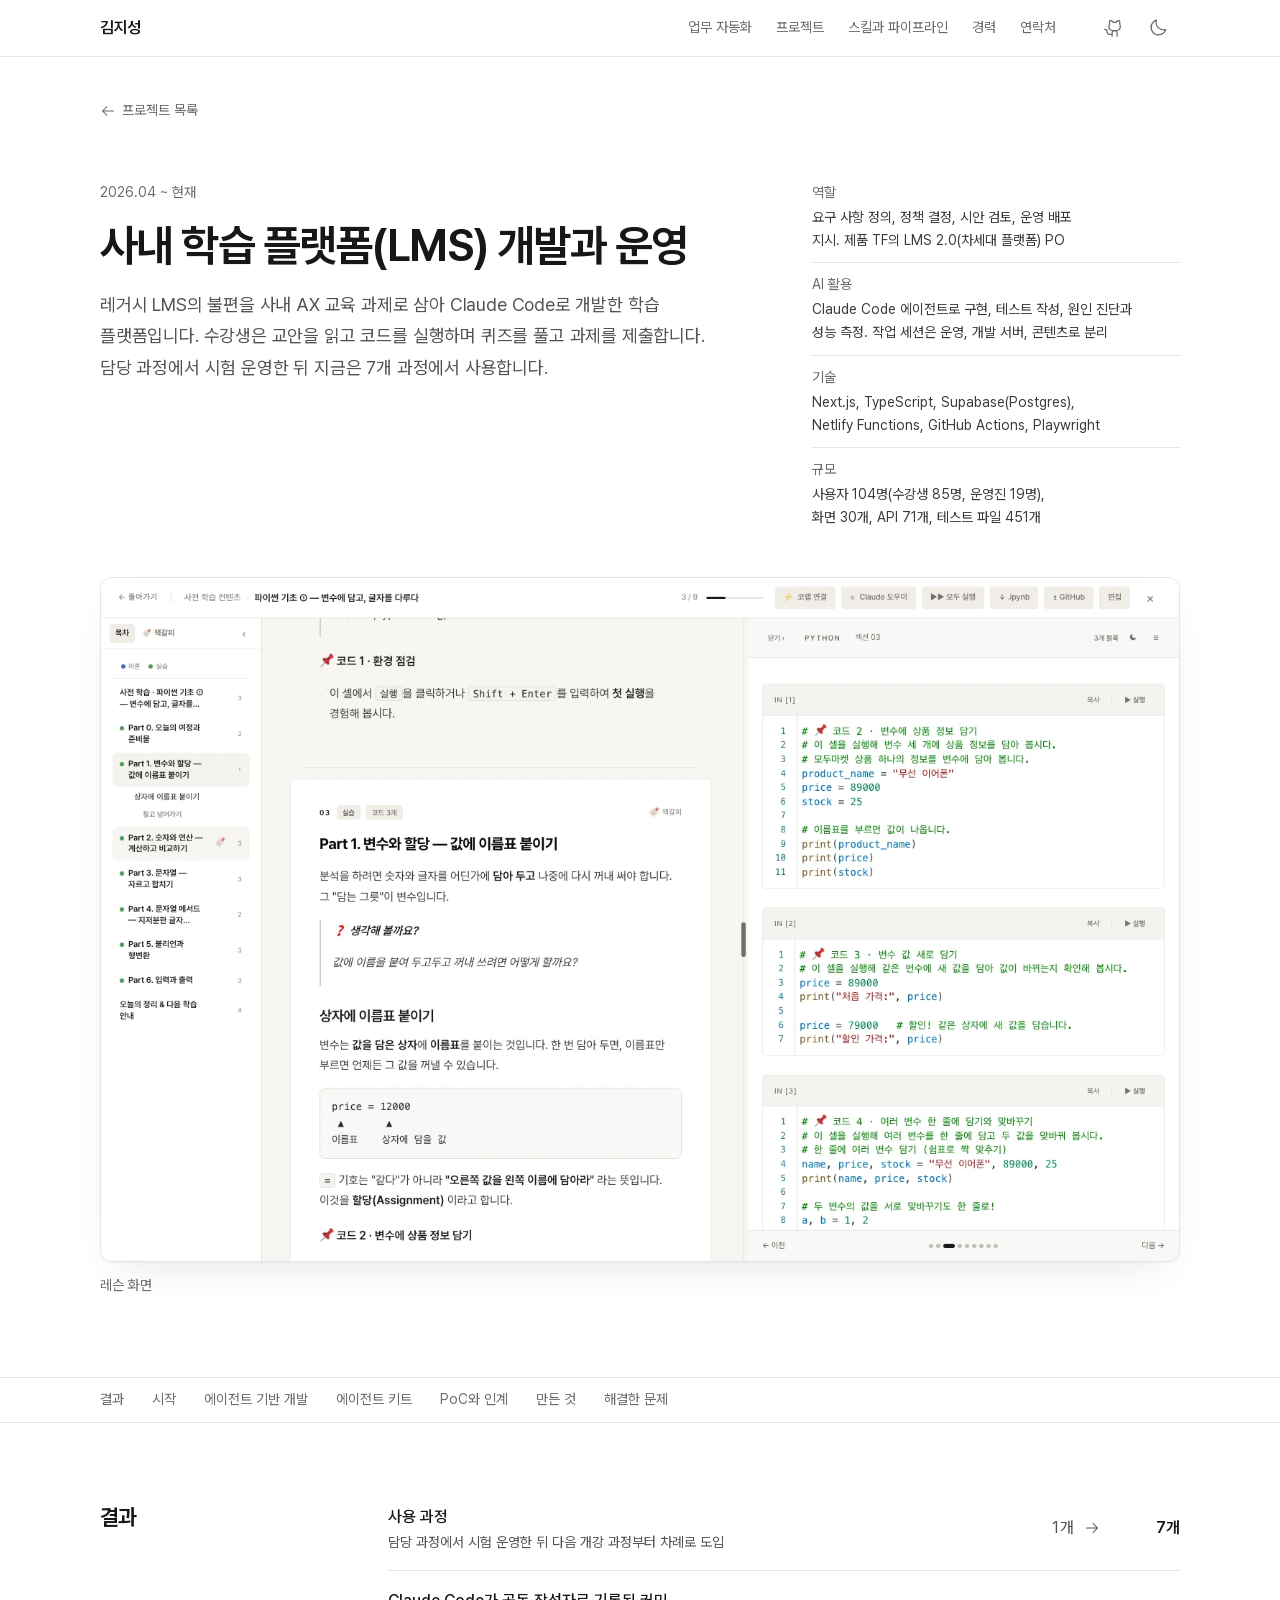
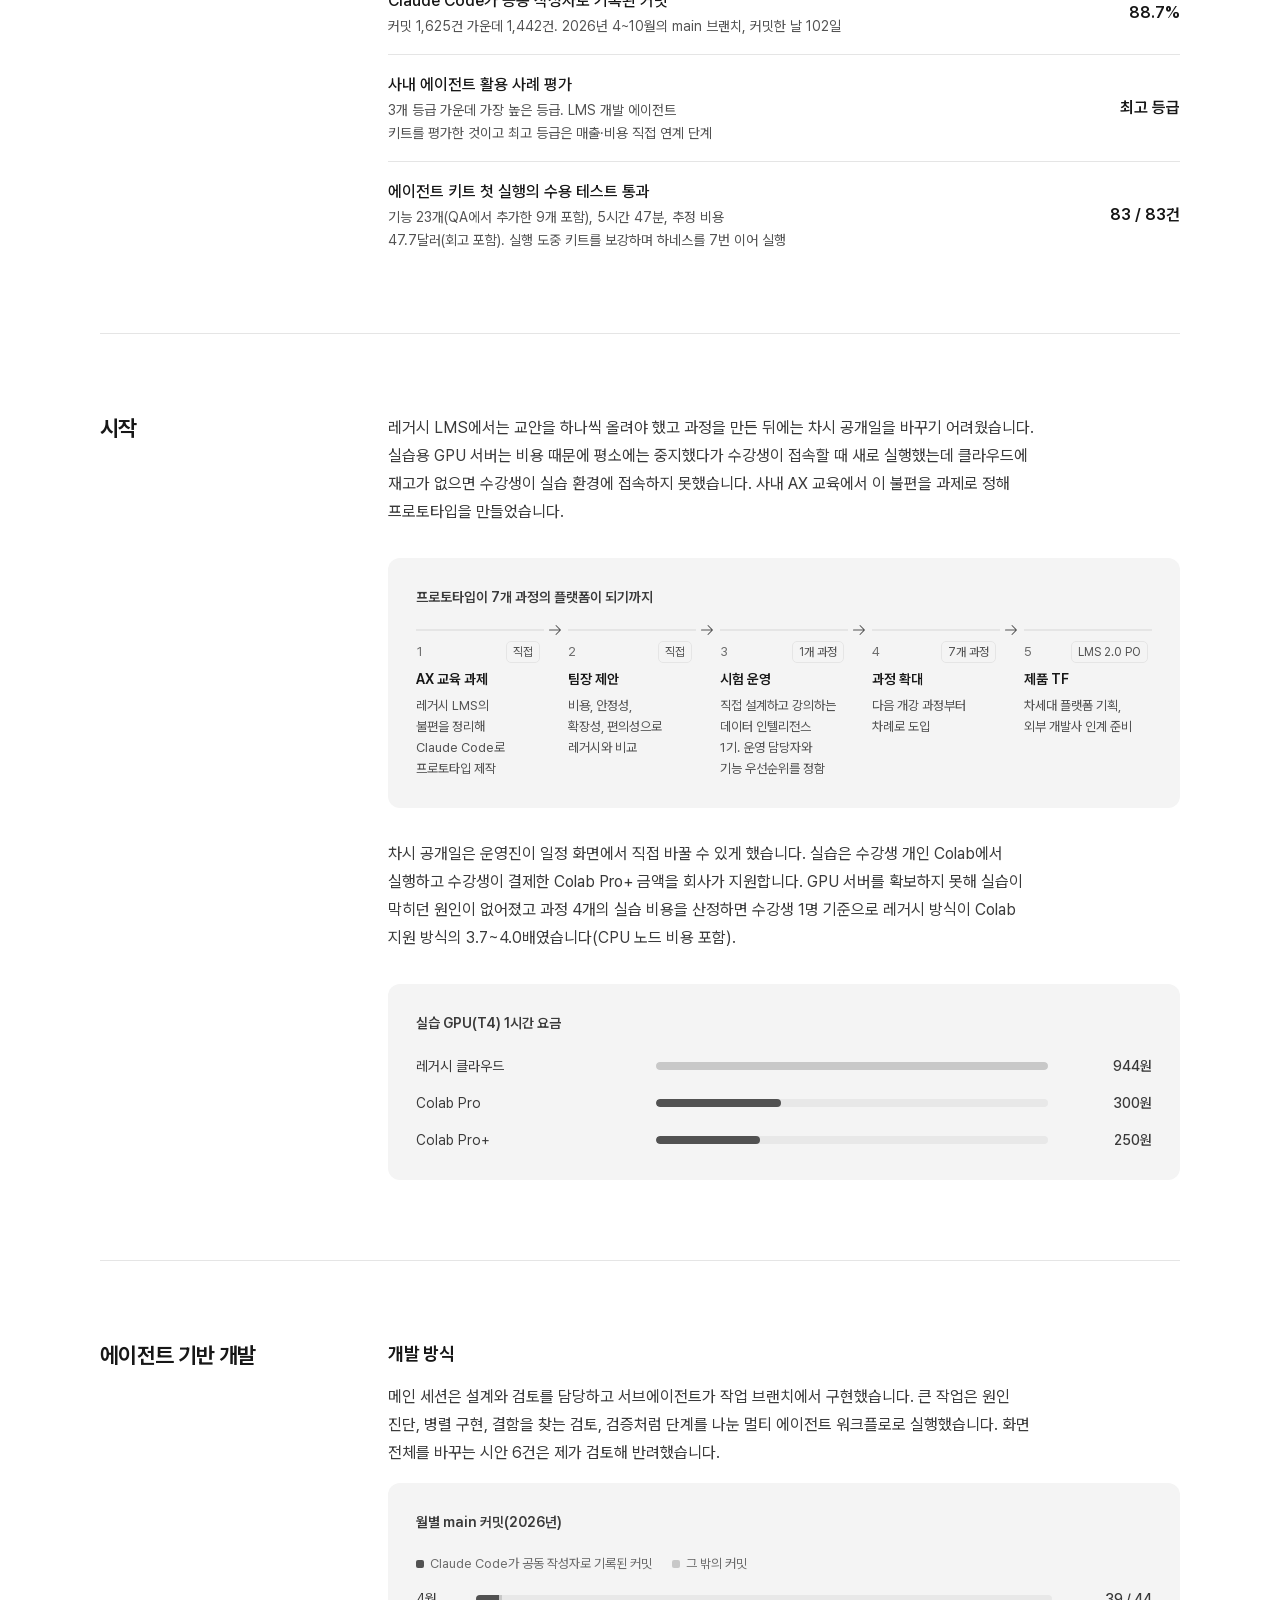
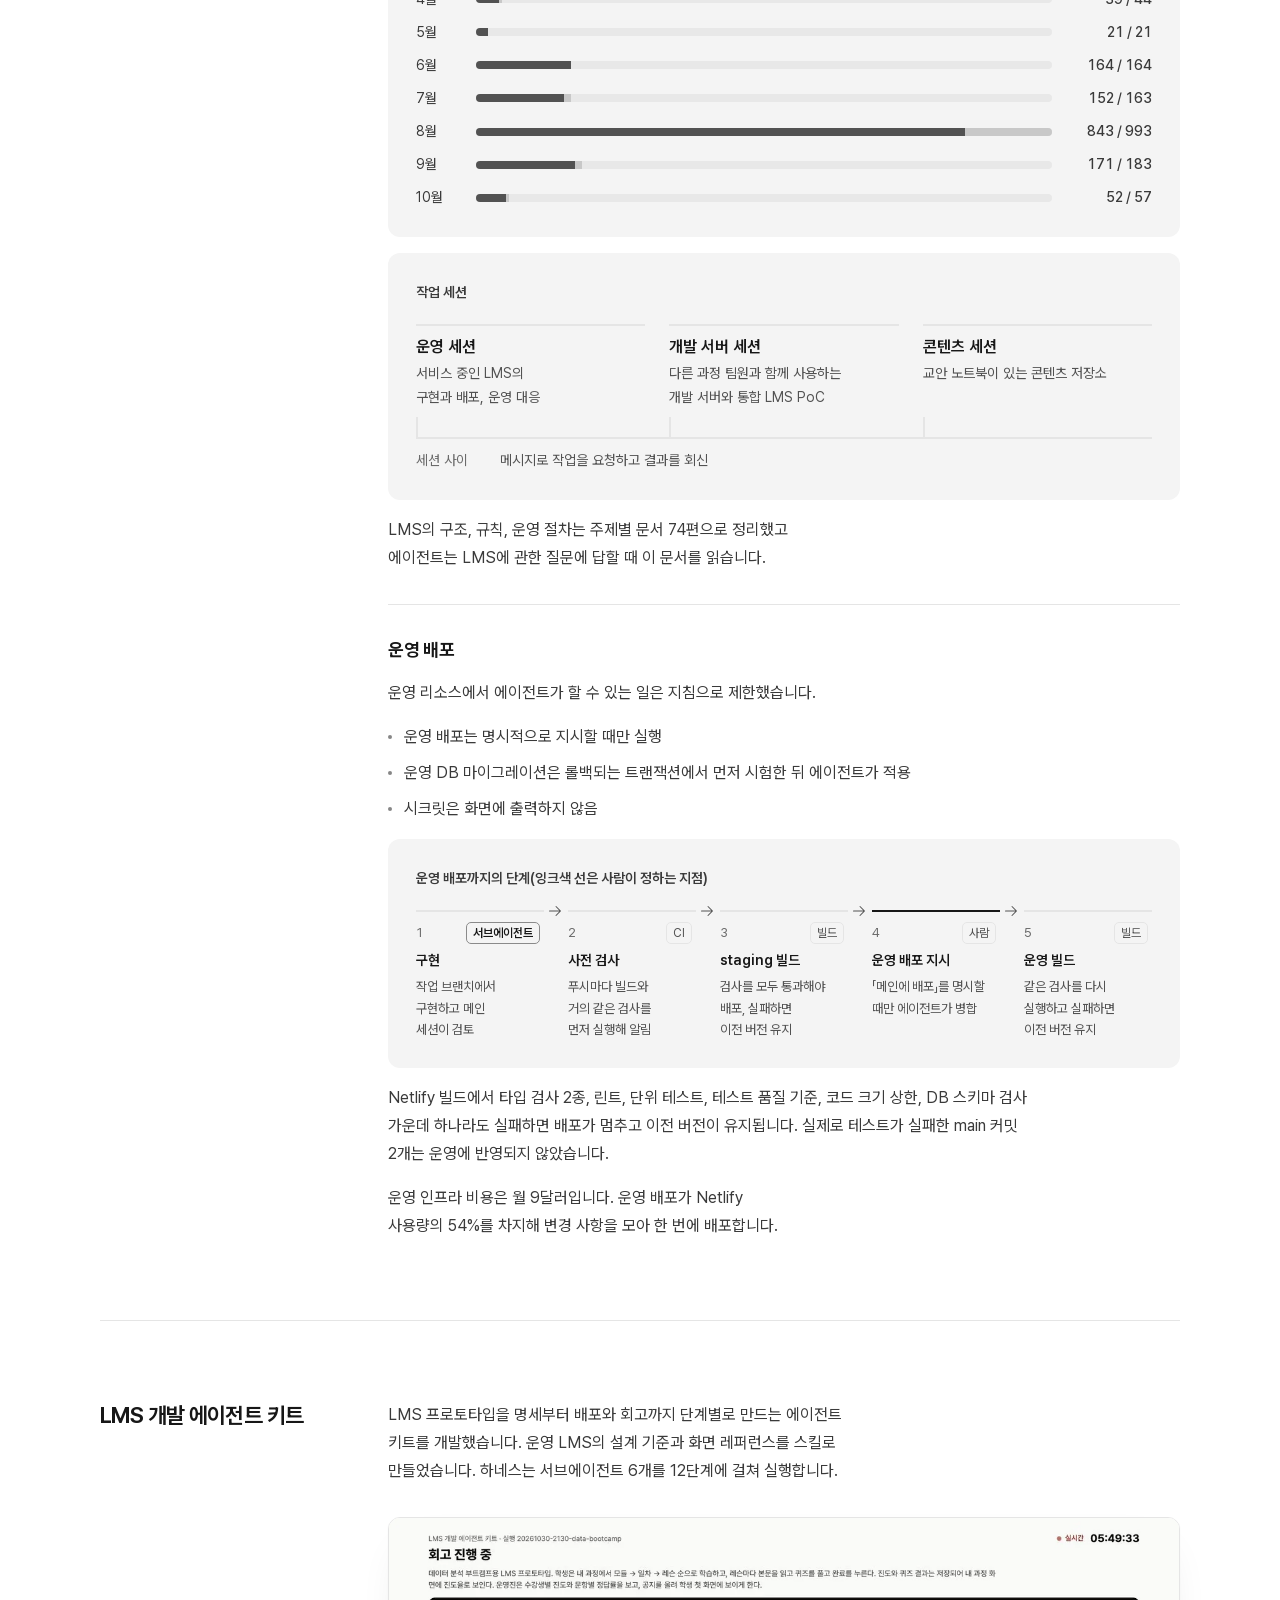
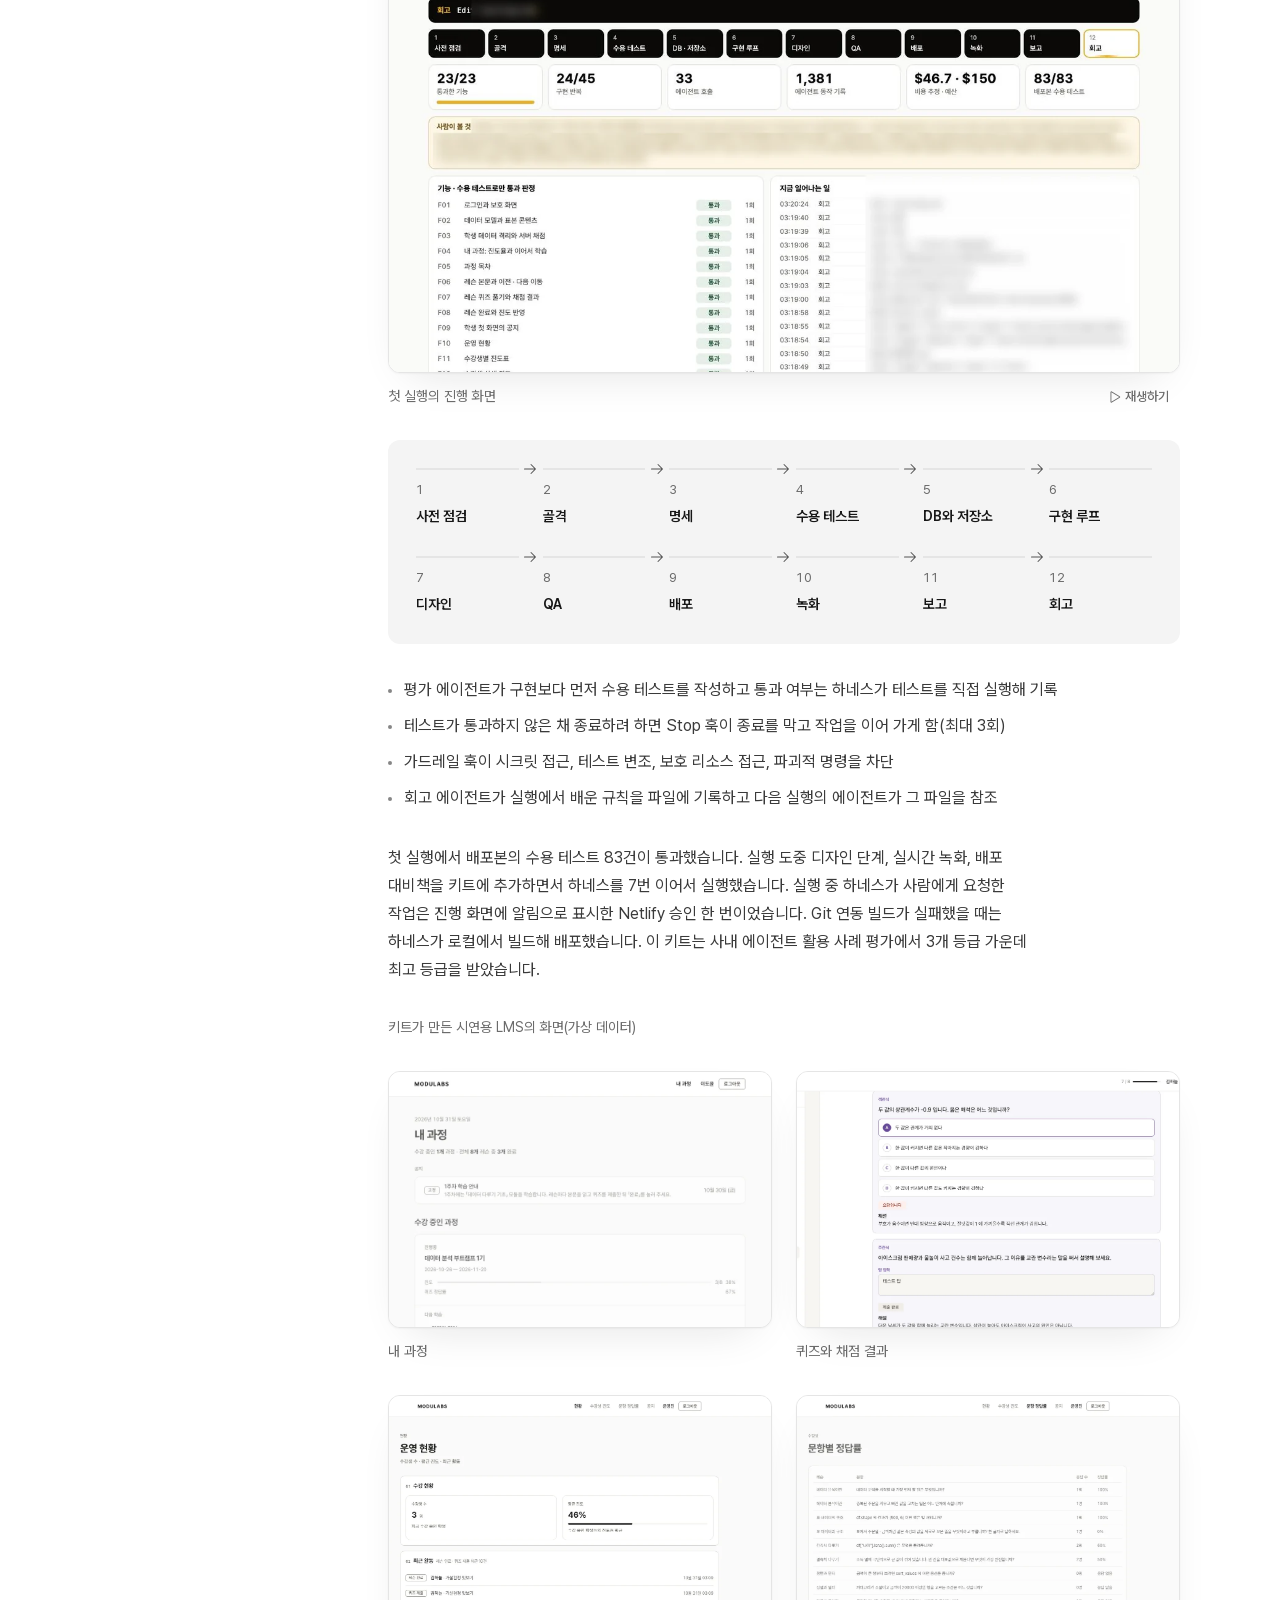
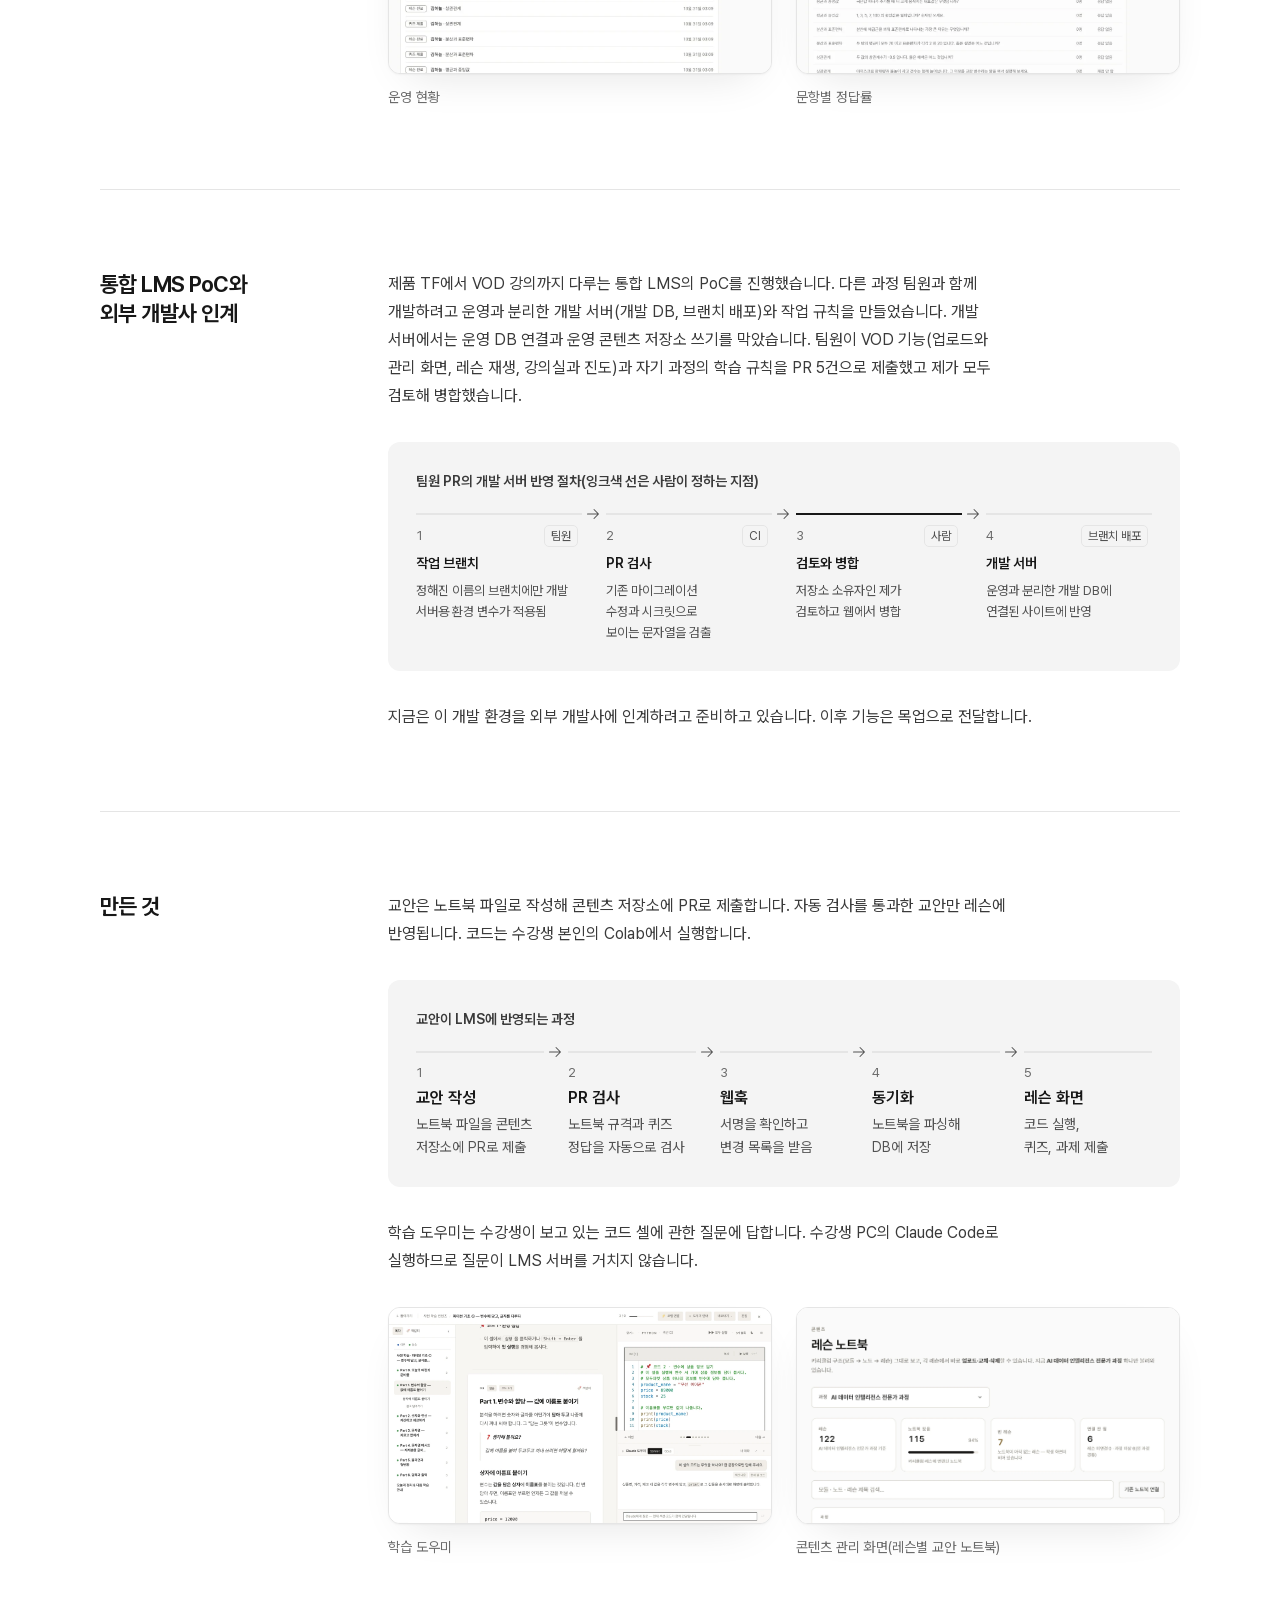
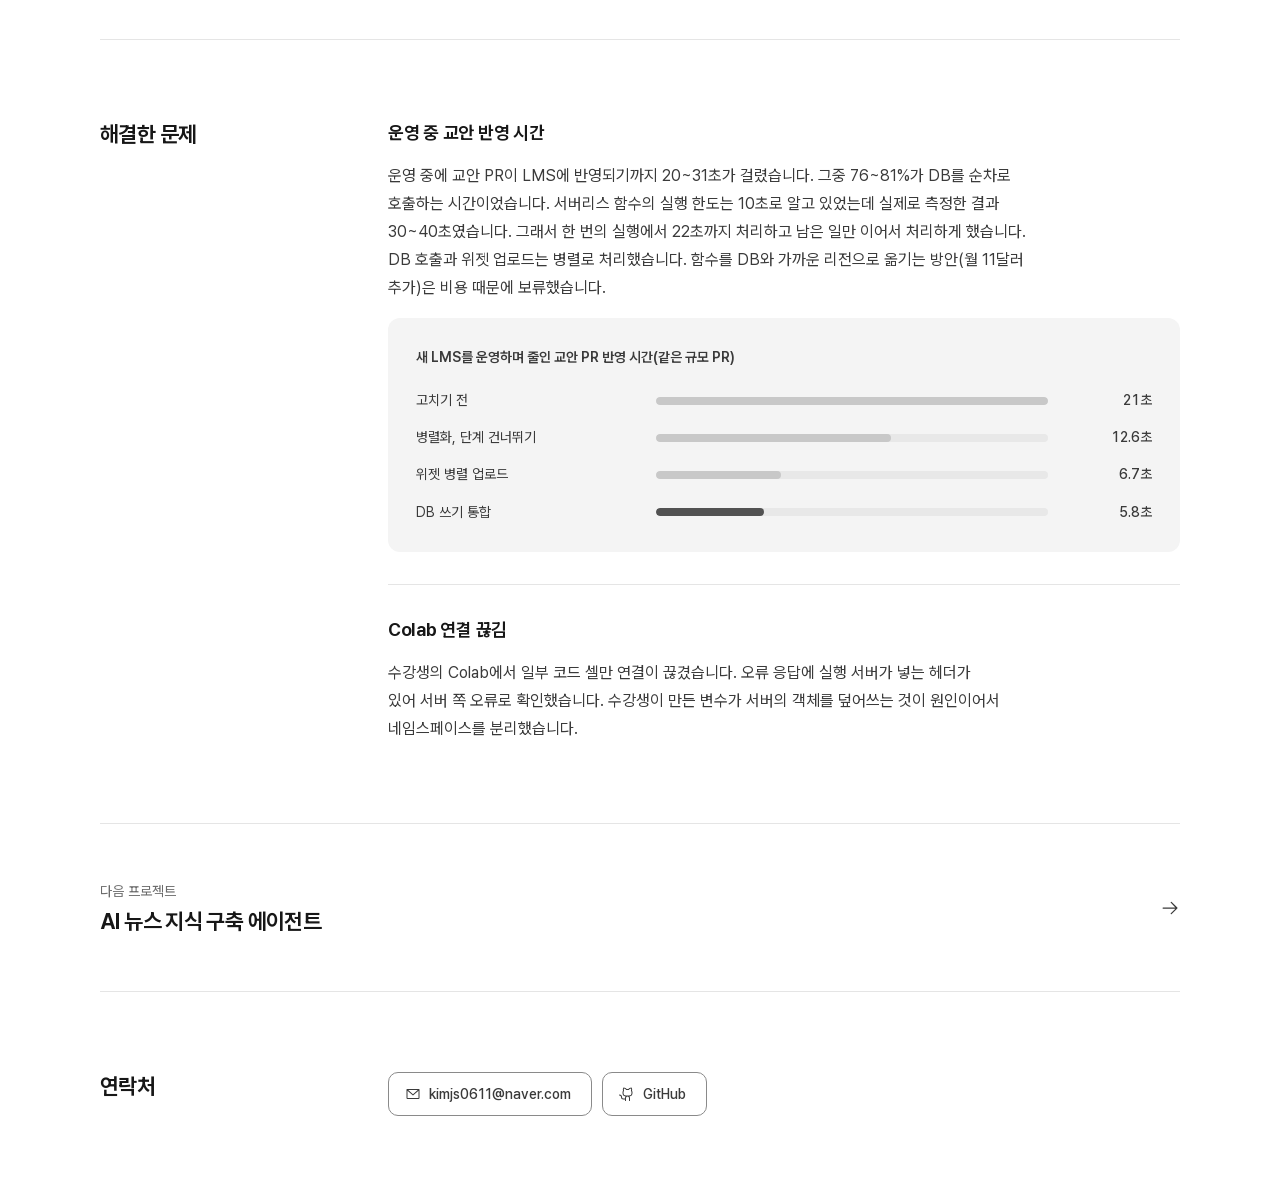
<file: lms.html>
<!doctype html>
<html lang="ko">
  <head>
    <meta charset="UTF-8" />
    <meta name="viewport" content="width=device-width, initial-scale=1" />
    <title>사내 학습 플랫폼(LMS) 개발과 운영 | 김지성 포트폴리오</title>
    <link rel="preload" as="font" type="font/woff2" href="./assets/pretendard-var-BZYXvtjd.woff2" crossorigin />
    <meta
      name="description"
      content="7개 과정에서 운영 중인 사내 학습 플랫폼을 Claude Code 에이전트로 만들고 운영한 사례입니다. 시험 운영에서 확산까지, 에이전트 기반 개발과 운영 배포, LMS 개발 에이전트 키트를 다룹니다."
    />
    <!-- 검색 엔진에 노출하지 않는다. 링크를 받은 사람만 본다. 노출하려면 아래 줄을 지운다. -->
    <meta name="robots" content="noindex, nofollow" />
    <!-- 휴대전화 브라우저의 위쪽 막대 색. 어두운 화면에서는 아래 스크립트와 테마 단추가 바꾼다 -->
    <meta name="theme-color" content="#ffffff" />
    <!-- 기본은 밝은 화면이다. 어두운 화면은 방문자가 고를 때만 쓰고 그때는 CSS 가 color-scheme 을 바꾼다 -->
    <meta name="color-scheme" content="light" />
    <meta property="og:url" content="https://studio-js.github.io/portfolio/lms.html" />
    <meta property="og:type" content="website" />
    <meta property="og:locale" content="ko_KR" />
    <meta property="og:site_name" content="김지성 포트폴리오" />
    <meta property="og:title" content="사내 학습 플랫폼(LMS) 개발과 운영 | 김지성 포트폴리오" />
    <meta
      property="og:description"
      content="7개 과정에서 운영 중인 사내 학습 플랫폼을 Claude Code 에이전트로 만들고 운영한 사례입니다. 시험 운영에서 확산까지, 에이전트 기반 개발과 운영 배포, LMS 개발 에이전트 키트를 다룹니다."
    />
    <!-- 링크 미리보기 그림(1200x630). 빌드할 때 공개 주소 기준의 전체 주소로 바뀐다(scripts/prerender.mjs). -->
    <meta property="og:image" content="https://studio-js.github.io/portfolio/og.png" />
    <meta property="og:image:width" content="1200" />
    <meta property="og:image:height" content="630" />
    <meta
      property="og:image:alt"
      content="김지성 포트폴리오. AI 에이전트로 사내 플랫폼과 업무 자동화 파이프라인을 만들고 운영합니다."
    />
    <meta name="twitter:card" content="summary_large_image" />
    <link rel="icon" href="./favicon.ico" sizes="32x32" />
    <link rel="icon" type="image/svg+xml" href="./favicon.svg" />
    <link rel="apple-touch-icon" href="./apple-touch-icon.png" />
    <script>
      // 화면을 그리기 전에 밝기 설정을 적용한다. 기본은 밝은 화면이고, 어두운 화면은 직접 고른 사람에게만 보인다.
      try {
        if (localStorage.getItem("theme") === "dark") {
          document.documentElement.classList.add("dark")
          document
            .querySelector('meta[name="theme-color"]')
            .setAttribute("content", "#131211")
        }
      } catch (e) {}
    </script>
    <script type="module" src="./assets/index-DSQXTFAX.js"></script>
    <link rel="stylesheet" href="./assets/index-jaW7bTge.css">
  </head>
  <body>
    <div id="root" data-page="lms"><link rel="preload" as="image" imageSrcSet="./media/lms-lesson-800.webp 800w, ./media/lms-lesson.webp 1500w" imageSizes="(max-width: 720px) 100vw, 1080px" fetchPriority="high"/><link rel="preload" as="image" href="./media/kit-run-end.webp"/><a href="#main" class="sr-only focus:not-sr-only focus:fixed focus:top-2 focus:left-2 focus:z-50 focus:rounded-md focus:bg-background focus:px-3 focus:py-2">본문으로 건너뛰기</a><header data-print="hide" class="sticky top-[env(safe-area-inset-top,0px)] z-40 border-b border-border bg-background/85 backdrop-blur-md"><div class="page flex h-14 items-center gap-6"><a href="./index.html" class="rounded-sm font-semibold tracking-tight text-foreground">김지성</a><nav aria-label="주요 구역" class="ml-auto hidden md:block"><ul class="flex items-center"><li><a href="./index.html#automation" class="flex h-11 items-center rounded-md px-3 type-small text-meta transition-colors hover:text-foreground">업무 자동화</a></li><li><a href="./index.html#projects" class="flex h-11 items-center rounded-md px-3 type-small text-meta transition-colors hover:text-foreground">프로젝트</a></li><li><a href="./index.html#tools" class="flex h-11 items-center rounded-md px-3 type-small text-meta transition-colors hover:text-foreground">스킬과 파이프라인</a></li><li><a href="./index.html#career" class="flex h-11 items-center rounded-md px-3 type-small text-meta transition-colors hover:text-foreground">경력</a></li><li><a href="#contact" class="flex h-11 items-center rounded-md px-3 type-small text-meta transition-colors hover:text-foreground">연락처</a></li></ul></nav><div class="ml-auto flex items-center md:ml-0"><a href="https://github.com/studio-js" target="_blank" rel="noreferrer" aria-label="GitHub 프로필⁠(새 창)" class="flex size-11 items-center justify-center rounded-md text-meta transition-colors hover:text-foreground"><svg xmlns="http://www.w3.org/2000/svg" width="1em" height="1em" fill="currentColor" viewBox="0 0 256 256" aria-hidden="true" class="size-5"><path d="M208.31,75.68A59.78,59.78,0,0,0,202.93,28,8,8,0,0,0,196,24a59.75,59.75,0,0,0-48,24H124A59.75,59.75,0,0,0,76,24a8,8,0,0,0-6.93,4,59.78,59.78,0,0,0-5.38,47.68A58.14,58.14,0,0,0,56,104v8a56.06,56.06,0,0,0,48.44,55.47A39.8,39.8,0,0,0,96,192v8H72a24,24,0,0,1-24-24A40,40,0,0,0,8,136a8,8,0,0,0,0,16,24,24,0,0,1,24,24,40,40,0,0,0,40,40H96v16a8,8,0,0,0,16,0V192a24,24,0,0,1,48,0v40a8,8,0,0,0,16,0V192a39.8,39.8,0,0,0-8.44-24.53A56.06,56.06,0,0,0,216,112v-8A58.14,58.14,0,0,0,208.31,75.68ZM200,112a40,40,0,0,1-40,40H112a40,40,0,0,1-40-40v-8a41.74,41.74,0,0,1,6.9-22.48A8,8,0,0,0,80,73.83a43.81,43.81,0,0,1,.79-33.58,43.88,43.88,0,0,1,32.32,20.06A8,8,0,0,0,119.82,64h32.35a8,8,0,0,0,6.74-3.69,43.87,43.87,0,0,1,32.32-20.06A43.81,43.81,0,0,1,192,73.83a8.09,8.09,0,0,0,1,7.65A41.72,41.72,0,0,1,200,104Z"></path></svg></a><button type="button" tabindex="0" data-slot="button" aria-label="어두운 화면으로 바꾸기" class="group/button inline-flex shrink-0 items-center justify-center rounded-lg border border-transparent bg-clip-padding text-sm font-medium whitespace-nowrap transition-[color,background-color,border-color,box-shadow,translate] outline-none select-none focus-visible:border-ring focus-visible:ring-3 focus-visible:ring-ring/50 active:not-aria-[haspopup]:translate-y-px disabled:pointer-events-none disabled:opacity-50 aria-invalid:border-destructive aria-invalid:ring-3 aria-invalid:ring-destructive/20 dark:aria-invalid:border-destructive/50 dark:aria-invalid:ring-destructive/40 [&amp;_svg]:pointer-events-none [&amp;_svg]:shrink-0 aria-expanded:bg-muted aria-expanded:text-foreground size-11 [&amp;_svg:not([class*=&#x27;size-&#x27;])]:size-5 text-meta hover:bg-transparent hover:text-foreground dark:hover:bg-transparent"><svg xmlns="http://www.w3.org/2000/svg" width="1em" height="1em" fill="currentColor" viewBox="0 0 256 256" aria-hidden="true"><path d="M233.54,142.23a8,8,0,0,0-8-2,88.08,88.08,0,0,1-109.8-109.8,8,8,0,0,0-10-10,104.84,104.84,0,0,0-52.91,37A104,104,0,0,0,136,224a103.09,103.09,0,0,0,62.52-20.88,104.84,104.84,0,0,0,37-52.91A8,8,0,0,0,233.54,142.23ZM188.9,190.34A88,88,0,0,1,65.66,67.11a89,89,0,0,1,31.4-26A106,106,0,0,0,96,56,104.11,104.11,0,0,0,200,160a106,106,0,0,0,14.92-1.06A89,89,0,0,1,188.9,190.34Z"></path></svg></button></div></div></header><main id="main"><section class="page pt-5 pb-14 lg:pt-8 lg:pb-20 lg:grid lg:grid-cols-[minmax(0,1fr)_23rem] lg:items-start lg:gap-x-18"><a href="./index.html#projects" data-print="hide" class="flex h-11 w-fit items-center gap-1.5 rounded-md type-small text-meta transition-colors hover:text-foreground lg:col-span-2"><svg xmlns="http://www.w3.org/2000/svg" width="1em" height="1em" fill="currentColor" viewBox="0 0 256 256" aria-hidden="true" class="size-4"><path d="M224,128a8,8,0,0,1-8,8H59.31l58.35,58.34a8,8,0,0,1-11.32,11.32l-72-72a8,8,0,0,1,0-11.32l72-72a8,8,0,0,1,11.32,11.32L59.31,120H216A8,8,0,0,1,224,128Z"></path></svg>프로젝트 목록</a><div class="mt-8 flex flex-col gap-4 lg:mt-12"><p class="type-small text-meta tabular-nums">2026.04 ~ 현재</p><h1 class="type-display text-[clamp(1.75rem,1.1rem+2.6vw,2.75rem)]">사내 학습 플랫폼⁠(LMS) 개발과 운영</h1><p class="measure type-lead text-muted-foreground">레거시 LMS의 불편을 사내 AX 교육 과제로 삼아 Claude Code로 개발한 학습 플랫폼입니다. 수강생은 교안을 읽고 코드를 실행하며 퀴즈를 풀고 과제를 제출합니다. 담당 과정에서 시험 운영한 뒤 지금은 7개 과정에서 사용합니다.</p></div><div class="mt-8 lg:col-span-2 lg:row-start-3 lg:mt-12"><figure data-avoid-break="true" class="flex flex-col gap-3"><button type="button" tabindex="0" data-base-ui-click-trigger="" id="base-ui-_R_1tcb_" aria-haspopup="dialog" aria-expanded="false" data-slot="dialog-trigger" aria-label="사내 LMS의 레슨 화면 크게 보기" class="block w-full cursor-zoom-in frame"><img src="./media/lms-lesson.webp" alt="사내 LMS의 레슨 화면. 왼쪽에 목차, 가운데에 교안 본문, 오른쪽에 실행할 수 있는 코드 셀이 있습니다." width="1500" height="950" srcSet="./media/lms-lesson-800.webp 800w, ./media/lms-lesson.webp 1500w" sizes="(max-width: 720px) 100vw, 1080px" loading="eager" fetchPriority="high" decoding="async" class="block w-full bg-white dark:brightness-90 h-auto"/></button><figcaption class="type-small text-meta">레슨 화면</figcaption></figure></div><dl class="flex flex-col divide-y divide-border mt-8 max-w-[52rem] lg:col-start-2 lg:row-start-2 lg:mt-12 lg:max-w-none"><div class="grid gap-x-6 gap-y-0.5 py-3 first:pt-0 last:pb-0 sm:grid-cols-[8.5rem_1fr] lg:grid-cols-1 lg:py-2.5 lg:first:pt-0 lg:last:pb-0"><dt class="type-small text-meta">역할</dt><dd class="type-small">요구 사항 정의, 정책 결정, 시안 검토, 운영 배포 지시. 제품 TF의 LMS 2.0(차세대 플랫폼) PO</dd></div><div class="grid gap-x-6 gap-y-0.5 py-3 first:pt-0 last:pb-0 sm:grid-cols-[8.5rem_1fr] lg:grid-cols-1 lg:py-2.5 lg:first:pt-0 lg:last:pb-0"><dt class="type-small text-meta">AI 활용</dt><dd class="type-small">Claude Code 에이전트로 구현, 테스트 작성, 원인 진단과 성능 측정. 작업 세션은 운영, 개발 서버, 콘텐츠로 분리</dd></div><div class="grid gap-x-6 gap-y-0.5 py-3 first:pt-0 last:pb-0 sm:grid-cols-[8.5rem_1fr] lg:grid-cols-1 lg:py-2.5 lg:first:pt-0 lg:last:pb-0"><dt class="type-small text-meta">기술</dt><dd class="type-small">Next.js, TypeScript, Supabase(Postgres), Netlify Functions, GitHub Actions, Playwright</dd></div><div class="grid gap-x-6 gap-y-0.5 py-3 first:pt-0 last:pb-0 sm:grid-cols-[8.5rem_1fr] lg:grid-cols-1 lg:py-2.5 lg:first:pt-0 lg:last:pb-0"><dt class="type-small text-meta">규모</dt><dd class="type-small">사용자 104명⁠(수강생 85명, 운영진 19명), 화면 30개, API 71개, 테스트 파일 451개</dd></div></dl></section><nav aria-label="이 화면의 구역" data-print="hide" class="sticky top-[calc(3.5rem+env(safe-area-inset-top,0px))] z-30 border-y border-border bg-background/85 backdrop-blur-md"><ul class="page flex gap-1 overflow-x-auto [mask-image:linear-gradient(to_right,black_85%,transparent)] sm:[mask-image:none]"><li class="shrink-0 first:[&amp;&gt;a]:pl-0"><a href="#results" class="flex h-11 items-center rounded-md px-3 type-small text-meta transition-colors hover:text-foreground">결과</a></li><li class="shrink-0 first:[&amp;&gt;a]:pl-0"><a href="#origin" class="flex h-11 items-center rounded-md px-3 type-small text-meta transition-colors hover:text-foreground">시작</a></li><li class="shrink-0 first:[&amp;&gt;a]:pl-0"><a href="#method" class="flex h-11 items-center rounded-md px-3 type-small text-meta transition-colors hover:text-foreground">에이전트 기반 개발</a></li><li class="shrink-0 first:[&amp;&gt;a]:pl-0"><a href="#kit" class="flex h-11 items-center rounded-md px-3 type-small text-meta transition-colors hover:text-foreground">에이전트 키트</a></li><li class="shrink-0 first:[&amp;&gt;a]:pl-0"><a href="#poc" class="flex h-11 items-center rounded-md px-3 type-small text-meta transition-colors hover:text-foreground">PoC와 인계</a></li><li class="shrink-0 first:[&amp;&gt;a]:pl-0"><a href="#product" class="flex h-11 items-center rounded-md px-3 type-small text-meta transition-colors hover:text-foreground">만든 것</a></li><li class="shrink-0 first:[&amp;&gt;a]:pl-0"><a href="#cases" class="flex h-11 items-center rounded-md px-3 type-small text-meta transition-colors hover:text-foreground">해결한 문제</a></li></ul></nav><section id="results" class="page scroll-mt-28"><div class="grid gap-x-12 gap-y-7 border-t border-border py-14 lg:grid-cols-[15rem_minmax(0,1fr)] lg:py-20 [nav+section&gt;&amp;]:border-t-0"><div class="flex flex-col gap-2 lg:sticky lg:top-32 lg:self-start"><h2 class="type-section">결과</h2></div><div class="flex min-w-0 flex-col gap-8"><dl aria-label="LMS의 결과" class="flex flex-col sm:grid sm:gap-x-2.5 sm:grid-cols-[minmax(0,1fr)_auto_auto_auto]"><div class="grid gap-y-1 border-t border-border py-4 first:border-t-0 first:pt-0 last:pb-0 sm:grid-cols-subgrid sm:items-center sm:col-span-4"><dt class="flex flex-col sm:pr-6"><span data-slot="name" class="flex flex-col sm:pr-6"><span class="font-medium text-foreground">사용 과정</span><span class="balance type-small text-muted-foreground">담당 과정에서 시험 운영한 뒤 다음 개강 과정부터 차례로 도입</span></span></dt><dd class="flex flex-wrap items-baseline gap-x-2.5 gap-y-0.5 tabular-nums sm:col-span-3 sm:grid sm:grid-cols-subgrid sm:items-center"><span class="text-muted-foreground sm:text-right"><span class="sr-only">이전<!-- --> </span>1개</span><svg xmlns="http://www.w3.org/2000/svg" width="1em" height="1em" fill="currentColor" viewBox="0 0 256 256" aria-hidden="true" class="size-4 shrink-0 self-center text-muted-foreground sm:justify-self-center"><path d="M221.66,133.66l-72,72a8,8,0,0,1-11.32-11.32L196.69,136H40a8,8,0,0,1,0-16H196.69L138.34,61.66a8,8,0,0,1,11.32-11.32l72,72A8,8,0,0,1,221.66,133.66Z"></path></svg><span class="font-semibold text-brand sm:col-start-3 sm:justify-self-end sm:text-right"><span class="sr-only">이후<!-- --> </span>7개</span></dd></div><div class="grid gap-y-1 border-t border-border py-4 first:border-t-0 first:pt-0 last:pb-0 sm:grid-cols-subgrid sm:items-center sm:col-span-4"><dt class="flex flex-col sm:pr-6"><span data-slot="name" class="flex flex-col sm:pr-6"><span class="font-medium text-foreground">Claude Code가 공동 작성자로 기록된 커밋</span><span class="balance type-small text-muted-foreground">커밋 1,625건 가운데 1,442건. 2026년 4~10월의 main 브랜치, 커밋한 날 102일</span></span></dt><dd class="flex flex-wrap items-baseline gap-x-2.5 gap-y-0.5 tabular-nums sm:col-span-3 sm:grid sm:grid-cols-subgrid sm:items-center"><span class="font-semibold text-brand sm:col-start-3 sm:justify-self-end sm:text-right">88.7%</span></dd></div><div class="grid gap-y-1 border-t border-border py-4 first:border-t-0 first:pt-0 last:pb-0 sm:grid-cols-subgrid sm:items-center sm:col-span-4"><dt class="flex flex-col sm:pr-6"><span data-slot="name" class="flex flex-col sm:pr-6"><span class="font-medium text-foreground">사내 에이전트 활용 사례 평가</span><span class="balance type-small text-muted-foreground">3개 등급 가운데 가장 높은 등급. LMS 개발 에이전트 키트를 평가한 것이고 최고 등급은 매출⁠·⁠비용 직접 연계 단계</span></span></dt><dd class="flex flex-wrap items-baseline gap-x-2.5 gap-y-0.5 tabular-nums sm:col-span-3 sm:grid sm:grid-cols-subgrid sm:items-center"><span class="font-semibold text-brand sm:col-start-3 sm:justify-self-end sm:text-right">최고 등급</span></dd></div><div class="grid gap-y-1 border-t border-border py-4 first:border-t-0 first:pt-0 last:pb-0 sm:grid-cols-subgrid sm:items-center sm:col-span-4"><dt class="flex flex-col sm:pr-6"><span data-slot="name" class="flex flex-col sm:pr-6"><span class="font-medium text-foreground">에이전트 키트 첫 실행의 수용 테스트 통과</span><span class="balance type-small text-muted-foreground">기능 23개⁠(QA에서 추가한 9개 포함), 5시간 47분, 추정 비용 47.7달러⁠(회고 포함). 실행 도중 키트를 보강하며 하네스를 7번 이어 실행</span></span></dt><dd class="flex flex-wrap items-baseline gap-x-2.5 gap-y-0.5 tabular-nums sm:col-span-3 sm:grid sm:grid-cols-subgrid sm:items-center"><span class="font-semibold text-brand sm:col-start-3 sm:justify-self-end sm:text-right">83 / 83건</span></dd></div></dl></div></div></section><section id="origin" class="page scroll-mt-28"><div class="grid gap-x-12 gap-y-7 border-t border-border py-14 lg:grid-cols-[15rem_minmax(0,1fr)] lg:py-20 [nav+section&gt;&amp;]:border-t-0"><div class="flex flex-col gap-2 lg:sticky lg:top-32 lg:self-start"><h2 class="type-section">시작</h2></div><div class="flex min-w-0 flex-col gap-8"><div class="flex measure flex-col gap-4"><p>레거시 LMS에서는 교안을 하나씩 올려야 했고 과정을 만든 뒤에는 차시 공개일을 바꾸기 어려웠습니다. 실습용 GPU 서버는 비용 때문에 평소에는 중지했다가 수강생이 접속할 때 새로 실행했는데 클라우드에 재고가 없으면 수강생이 실습 환경에 접속하지 못했습니다. 사내 AX 교육에서 이 불편을 과제로 정해 프로토타입을 만들었습니다.</p></div><figure data-avoid-break="true" class="flex flex-col gap-3"><div class="flex flex-col gap-5 rounded-2xl bg-muted p-5 sm:p-7"><p class="balance type-small font-semibold">프로토타입이 7개 과정의 플랫폼이 되기까지</p><ol aria-label="LMS가 넓어진 순서" class="grid gap-x-6 gap-y-3.5 sm:grid-cols-2 sm:gap-y-7 lg:grid-cols-5"><li class="relative flex min-w-0 flex-col gap-1 border-l-2 pl-3.5 sm:border-t-2 sm:border-l-0 sm:pt-2.5 sm:pr-1 sm:pl-0 border-border"><span class="flex items-baseline justify-between gap-2 type-label font-normal text-meta"><span class="tabular-nums">1</span><span class="rounded-[5px] border px-1.5 text-xs leading-5 whitespace-nowrap border-border text-muted-foreground">직접</span></span><span class="font-semibold text-[0.875rem] text-foreground">AX 교육 과제</span><span class="balance text-muted-foreground text-[0.8125rem] leading-relaxed">레거시 LMS의 불편을 정리해 Claude Code로 프로토타입 제작</span></li><li class="relative flex min-w-0 flex-col gap-1 border-l-2 pl-3.5 sm:border-t-2 sm:border-l-0 sm:pt-2.5 sm:pr-1 sm:pl-0 border-border"><svg xmlns="http://www.w3.org/2000/svg" width="1em" height="1em" fill="currentColor" viewBox="0 0 256 256" aria-hidden="true" class="absolute -top-px -left-[1.3rem] hidden size-4 -translate-y-1/2 text-muted-foreground lg:block lg:[li:nth-child(5n+1)&gt;&amp;]:hidden"><path d="M221.66,133.66l-72,72a8,8,0,0,1-11.32-11.32L196.69,136H40a8,8,0,0,1,0-16H196.69L138.34,61.66a8,8,0,0,1,11.32-11.32l72,72A8,8,0,0,1,221.66,133.66Z"></path></svg><span class="flex items-baseline justify-between gap-2 type-label font-normal text-meta"><span class="tabular-nums">2</span><span class="rounded-[5px] border px-1.5 text-xs leading-5 whitespace-nowrap border-border text-muted-foreground">직접</span></span><span class="font-semibold text-[0.875rem] text-foreground">팀장 제안</span><span class="balance text-muted-foreground text-[0.8125rem] leading-relaxed">비용, 안정성, 확장성, 편의성으로 레거시와 비교</span></li><li class="relative flex min-w-0 flex-col gap-1 border-l-2 pl-3.5 sm:border-t-2 sm:border-l-0 sm:pt-2.5 sm:pr-1 sm:pl-0 border-border"><svg xmlns="http://www.w3.org/2000/svg" width="1em" height="1em" fill="currentColor" viewBox="0 0 256 256" aria-hidden="true" class="absolute -top-px -left-[1.3rem] hidden size-4 -translate-y-1/2 text-muted-foreground lg:block lg:[li:nth-child(5n+1)&gt;&amp;]:hidden"><path d="M221.66,133.66l-72,72a8,8,0,0,1-11.32-11.32L196.69,136H40a8,8,0,0,1,0-16H196.69L138.34,61.66a8,8,0,0,1,11.32-11.32l72,72A8,8,0,0,1,221.66,133.66Z"></path></svg><span class="flex items-baseline justify-between gap-2 type-label font-normal text-meta"><span class="tabular-nums">3</span><span class="rounded-[5px] border px-1.5 text-xs leading-5 whitespace-nowrap border-border text-muted-foreground">1개 과정</span></span><span class="font-semibold text-[0.875rem] text-foreground">시험 운영</span><span class="balance text-muted-foreground text-[0.8125rem] leading-relaxed">직접 설계하고 강의하는 데이터 인텔리전스 1기. 운영 담당자와 기능 우선순위를 정함</span></li><li class="relative flex min-w-0 flex-col gap-1 border-l-2 pl-3.5 sm:border-t-2 sm:border-l-0 sm:pt-2.5 sm:pr-1 sm:pl-0 border-border"><svg xmlns="http://www.w3.org/2000/svg" width="1em" height="1em" fill="currentColor" viewBox="0 0 256 256" aria-hidden="true" class="absolute -top-px -left-[1.3rem] hidden size-4 -translate-y-1/2 text-muted-foreground lg:block lg:[li:nth-child(5n+1)&gt;&amp;]:hidden"><path d="M221.66,133.66l-72,72a8,8,0,0,1-11.32-11.32L196.69,136H40a8,8,0,0,1,0-16H196.69L138.34,61.66a8,8,0,0,1,11.32-11.32l72,72A8,8,0,0,1,221.66,133.66Z"></path></svg><span class="flex items-baseline justify-between gap-2 type-label font-normal text-meta"><span class="tabular-nums">4</span><span class="rounded-[5px] border px-1.5 text-xs leading-5 whitespace-nowrap border-border text-muted-foreground">7개 과정</span></span><span class="font-semibold text-[0.875rem] text-foreground">과정 확대</span><span class="balance text-muted-foreground text-[0.8125rem] leading-relaxed">다음 개강 과정부터 차례로 도입</span></li><li class="relative flex min-w-0 flex-col gap-1 border-l-2 pl-3.5 sm:border-t-2 sm:border-l-0 sm:pt-2.5 sm:pr-1 sm:pl-0 border-border"><svg xmlns="http://www.w3.org/2000/svg" width="1em" height="1em" fill="currentColor" viewBox="0 0 256 256" aria-hidden="true" class="absolute -top-px -left-[1.3rem] hidden size-4 -translate-y-1/2 text-muted-foreground lg:block lg:[li:nth-child(5n+1)&gt;&amp;]:hidden"><path d="M221.66,133.66l-72,72a8,8,0,0,1-11.32-11.32L196.69,136H40a8,8,0,0,1,0-16H196.69L138.34,61.66a8,8,0,0,1,11.32-11.32l72,72A8,8,0,0,1,221.66,133.66Z"></path></svg><span class="flex items-baseline justify-between gap-2 type-label font-normal text-meta"><span class="tabular-nums">5</span><span class="rounded-[5px] border px-1.5 text-xs leading-5 whitespace-nowrap border-border text-muted-foreground">LMS 2.0 PO</span></span><span class="font-semibold text-[0.875rem] text-foreground">제품 TF</span><span class="balance text-muted-foreground text-[0.8125rem] leading-relaxed">차세대 플랫폼 기획, 외부 개발사 인계 준비</span></li></ol></div></figure><div class="flex measure flex-col gap-4"><p>차시 공개일은 운영진이 일정 화면에서 직접 바꿀 수 있게 했습니다. 실습은 수강생 개인 Colab에서 실행하고 수강생이 결제한 Colab Pro+ 금액을 회사가 지원합니다. GPU 서버를 확보하지 못해 실습이 막히던 원인이 없어졌고 과정 4개의 실습 비용을 산정하면 수강생 1명 기준으로 레거시 방식이 Colab 지원 방식의 3.7~4.0배였습니다⁠(CPU 노드 비용 포함).</p></div><figure data-avoid-break="true" class="flex flex-col gap-3"><div class="flex flex-col gap-5 rounded-2xl bg-muted p-5 sm:p-7"><p class="balance type-small font-semibold">실습 GPU(T4) 1시간 요금</p><ul aria-label="실습 GPU 1시간 요금" class="flex flex-col gap-3.5"><li title="레거시 클라우드: 944원" class="grid grid-cols-[1fr_auto] items-baseline gap-x-4 gap-y-1.5 sm:grid-cols-[minmax(9rem,14rem)_1fr_5.5rem] sm:items-center"><span class="type-small">레거시 클라우드</span><span aria-hidden="true" class="order-last col-span-2 block h-2 overflow-hidden rounded-[4px] bg-track sm:order-none sm:col-span-1"><span class="block h-full rounded-[4px] bg-mark" style="width:100%"></span></span><span class="text-right type-small font-medium tabular-nums">944원</span></li><li title="Colab Pro: 300원" class="grid grid-cols-[1fr_auto] items-baseline gap-x-4 gap-y-1.5 sm:grid-cols-[minmax(9rem,14rem)_1fr_5.5rem] sm:items-center"><span class="type-small">Colab Pro</span><span aria-hidden="true" class="order-last col-span-2 block h-2 overflow-hidden rounded-[4px] bg-track sm:order-none sm:col-span-1"><span class="block h-full rounded-[4px] bg-brand-mark" style="width:31.779661016949152%"></span></span><span class="text-right type-small font-medium tabular-nums">300원</span></li><li title="Colab Pro+: 250원" class="grid grid-cols-[1fr_auto] items-baseline gap-x-4 gap-y-1.5 sm:grid-cols-[minmax(9rem,14rem)_1fr_5.5rem] sm:items-center"><span class="type-small">Colab Pro+</span><span aria-hidden="true" class="order-last col-span-2 block h-2 overflow-hidden rounded-[4px] bg-track sm:order-none sm:col-span-1"><span class="block h-full rounded-[4px] bg-brand-mark" style="width:26.48305084745763%"></span></span><span class="text-right type-small font-medium tabular-nums">250원</span></li></ul></div></figure></div></div></section><section id="method" class="page scroll-mt-28"><div class="grid gap-x-12 gap-y-7 border-t border-border py-14 lg:grid-cols-[15rem_minmax(0,1fr)] lg:py-20 [nav+section&gt;&amp;]:border-t-0"><div class="flex flex-col gap-2 lg:sticky lg:top-32 lg:self-start"><h2 class="type-section">에이전트 기반 개발</h2></div><div class="flex min-w-0 flex-col gap-8"><div data-avoid-break="true" class="flex flex-col gap-4 border-t border-border pt-8 first:border-t-0 first:pt-0"><h3 class="type-heading">개발 방식</h3><div class="flex measure flex-col gap-4"><p>메인 세션은 설계와 검토를 담당하고 서브에이전트가 작업 브랜치에서 구현했습니다. 큰 작업은 원인 진단, 병렬 구현, 결함을 찾는 검토, 검증처럼 단계를 나눈 멀티 에이전트 워크플로로 실행했습니다. 화면 전체를 바꾸는 시안 6건은 제가 검토해 반려했습니다.</p></div><figure data-avoid-break="true" class="flex flex-col gap-3"><div class="flex flex-col gap-5 rounded-2xl bg-muted p-5 sm:p-7"><p class="balance type-small font-semibold">월별 main 커밋⁠(2026년)</p><div class="flex flex-col gap-3.5"><p aria-hidden="true" class="flex flex-wrap gap-x-5 gap-y-1 type-label font-normal text-meta"><span class="inline-flex items-center gap-1.5"><span class="size-2 shrink-0 rounded-[2px] bg-brand-mark"></span>Claude Code가 공동 작성자로 기록된 커밋</span><span class="inline-flex items-center gap-1.5"><span class="size-2 shrink-0 rounded-[2px] bg-mark"></span>그 밖의 커밋</span></p><ul aria-label="월별 main 커밋 가운데 Claude Code가 공동 작성자로 기록된 커밋" class="flex flex-col gap-2.5"><li title="4월: Claude Code가 공동 작성자로 기록된 커밋 39, 전체 44" class="grid grid-cols-[2.75rem_minmax(0,1fr)_5.25rem] items-center gap-x-4"><span class="type-small">4월</span><span aria-hidden="true" class="flex h-2 overflow-hidden rounded-[4px] bg-track"><span class="block h-full shrink-0 bg-brand-mark" style="width:3.927492447129909%"></span><span class="block h-full shrink-0 bg-mark" style="width:0.5035246727089627%"></span></span><span class="text-right type-small font-medium tabular-nums">39 / 44</span></li><li title="5월: Claude Code가 공동 작성자로 기록된 커밋 21, 전체 21" class="grid grid-cols-[2.75rem_minmax(0,1fr)_5.25rem] items-center gap-x-4"><span class="type-small">5월</span><span aria-hidden="true" class="flex h-2 overflow-hidden rounded-[4px] bg-track"><span class="block h-full shrink-0 bg-brand-mark" style="width:2.1148036253776437%"></span><span class="block h-full shrink-0 bg-mark" style="width:0%"></span></span><span class="text-right type-small font-medium tabular-nums">21 / 21</span></li><li title="6월: Claude Code가 공동 작성자로 기록된 커밋 164, 전체 164" class="grid grid-cols-[2.75rem_minmax(0,1fr)_5.25rem] items-center gap-x-4"><span class="type-small">6월</span><span aria-hidden="true" class="flex h-2 overflow-hidden rounded-[4px] bg-track"><span class="block h-full shrink-0 bg-brand-mark" style="width:16.51560926485398%"></span><span class="block h-full shrink-0 bg-mark" style="width:0%"></span></span><span class="text-right type-small font-medium tabular-nums">164 / 164</span></li><li title="7월: Claude Code가 공동 작성자로 기록된 커밋 152, 전체 163" class="grid grid-cols-[2.75rem_minmax(0,1fr)_5.25rem] items-center gap-x-4"><span class="type-small">7월</span><span aria-hidden="true" class="flex h-2 overflow-hidden rounded-[4px] bg-track"><span class="block h-full shrink-0 bg-brand-mark" style="width:15.307150050352467%"></span><span class="block h-full shrink-0 bg-mark" style="width:1.1077542799597182%"></span></span><span class="text-right type-small font-medium tabular-nums">152 / 163</span></li><li title="8월: Claude Code가 공동 작성자로 기록된 커밋 843, 전체 993" class="grid grid-cols-[2.75rem_minmax(0,1fr)_5.25rem] items-center gap-x-4"><span class="type-small">8월</span><span aria-hidden="true" class="flex h-2 overflow-hidden rounded-[4px] bg-track"><span class="block h-full shrink-0 bg-brand-mark" style="width:84.89425981873111%"></span><span class="block h-full shrink-0 bg-mark" style="width:15.105740181268882%"></span></span><span class="text-right type-small font-medium tabular-nums">843 / 993</span></li><li title="9월: Claude Code가 공동 작성자로 기록된 커밋 171, 전체 183" class="grid grid-cols-[2.75rem_minmax(0,1fr)_5.25rem] items-center gap-x-4"><span class="type-small">9월</span><span aria-hidden="true" class="flex h-2 overflow-hidden rounded-[4px] bg-track"><span class="block h-full shrink-0 bg-brand-mark" style="width:17.220543806646525%"></span><span class="block h-full shrink-0 bg-mark" style="width:1.2084592145015105%"></span></span><span class="text-right type-small font-medium tabular-nums">171 / 183</span></li><li title="10월: Claude Code가 공동 작성자로 기록된 커밋 52, 전체 57" class="grid grid-cols-[2.75rem_minmax(0,1fr)_5.25rem] items-center gap-x-4"><span class="type-small">10월</span><span aria-hidden="true" class="flex h-2 overflow-hidden rounded-[4px] bg-track"><span class="block h-full shrink-0 bg-brand-mark" style="width:5.236656596173213%"></span><span class="block h-full shrink-0 bg-mark" style="width:0.5035246727089627%"></span></span><span class="text-right type-small font-medium tabular-nums">52 / 57</span></li></ul></div></div></figure><figure data-avoid-break="true" class="flex flex-col gap-3"><div class="flex flex-col gap-5 rounded-2xl bg-muted p-5 sm:p-7"><p class="balance type-small font-semibold">작업 세션</p><div role="group" aria-label="작업 세션의 구성" class="flex flex-col"><ul class="grid gap-x-6 gap-y-3.5 sm:grid-cols-3"><li class="relative flex min-w-0 flex-col gap-1 border-l-2 border-border pl-3.5 sm:border-t-2 sm:border-l-0 sm:pt-2.5 sm:pb-7 sm:pl-0 sm:after:absolute sm:after:bottom-0 sm:after:left-0 sm:after:h-5 sm:after:border-l-2 sm:after:border-border"><span class="leading-snug font-semibold text-foreground">운영 세션</span><span class="balance type-small text-muted-foreground">서비스 중인 LMS의 구현과 배포, 운영 대응</span></li><li class="relative flex min-w-0 flex-col gap-1 border-l-2 border-border pl-3.5 sm:border-t-2 sm:border-l-0 sm:pt-2.5 sm:pb-7 sm:pl-0 sm:after:absolute sm:after:bottom-0 sm:after:left-0 sm:after:h-5 sm:after:border-l-2 sm:after:border-border"><span class="leading-snug font-semibold text-foreground">개발 서버 세션</span><span class="balance type-small text-muted-foreground">다른 과정 팀원과 함께 사용하는 개발 서버와 통합 LMS PoC</span></li><li class="relative flex min-w-0 flex-col gap-1 border-l-2 border-border pl-3.5 sm:border-t-2 sm:border-l-0 sm:pt-2.5 sm:pb-7 sm:pl-0 sm:after:absolute sm:after:bottom-0 sm:after:left-0 sm:after:h-5 sm:after:border-l-2 sm:after:border-border"><span class="leading-snug font-semibold text-foreground">콘텐츠 세션</span><span class="balance type-small text-muted-foreground">교안 노트북이 있는 콘텐츠 저장소</span></li></ul><dl class="mt-4 flex flex-col gap-1 type-small sm:mt-0 sm:border-t-2 sm:border-border sm:pt-2.5"><div class="grid grid-cols-[4.5rem_1fr] gap-x-3"><dt class="text-meta">세션 사이</dt><dd class="text-muted-foreground">메시지로 작업을 요청하고 결과를 회신</dd></div></dl></div></div></figure><div class="flex measure flex-col gap-4"><p class="balance">LMS의 구조, 규칙, 운영 절차는 주제별 문서 74편으로 정리했고 에이전트는 LMS에 관한 질문에 답할 때 이 문서를 읽습니다.</p></div></div><div data-avoid-break="true" class="flex flex-col gap-4 border-t border-border pt-8 first:border-t-0 first:pt-0"><h3 class="type-heading">운영 배포</h3><div class="flex measure flex-col gap-4"><p>운영 리소스에서 에이전트가 할 수 있는 일은 지침으로 제한했습니다.</p></div><ul class="flex list-none flex-col gap-2 [&amp;&gt;li]:relative [&amp;&gt;li]:pl-4 [&amp;&gt;li]:before:absolute [&amp;&gt;li]:before:top-[0.78em] [&amp;&gt;li]:before:left-0 [&amp;&gt;li]:before:size-1 [&amp;&gt;li]:before:rounded-full [&amp;&gt;li]:before:bg-muted-foreground/70"><li>운영 배포는 명시적으로 지시할 때만 실행</li><li>운영 DB 마이그레이션은 롤백되는 트랜잭션에서 먼저 시험한 뒤 에이전트가 적용</li><li>시크릿은 화면에 출력하지 않음</li></ul><figure data-avoid-break="true" class="flex flex-col gap-3"><div class="flex flex-col gap-5 rounded-2xl bg-muted p-5 sm:p-7"><p class="balance type-small font-semibold">운영 배포까지의 단계⁠(잉크색 선은 사람이 정하는 지점)</p><ol aria-label="운영 배포까지의 단계" class="grid gap-x-6 gap-y-3.5 sm:grid-cols-2 sm:gap-y-7 lg:grid-cols-5"><li class="relative flex min-w-0 flex-col gap-1 border-l-2 pl-3.5 sm:border-t-2 sm:border-l-0 sm:pt-2.5 sm:pr-1 sm:pl-0 border-border"><span class="flex items-baseline justify-between gap-2 type-label font-normal text-meta"><span class="tabular-nums">1</span><span class="rounded-[5px] border px-1.5 text-xs leading-5 whitespace-nowrap border-control font-semibold text-foreground">서브에이전트</span></span><span class="font-semibold text-[0.875rem] text-foreground">구현</span><span class="balance text-muted-foreground text-[0.8125rem] leading-relaxed">작업 브랜치에서 구현하고 메인 세션이 검토</span></li><li class="relative flex min-w-0 flex-col gap-1 border-l-2 pl-3.5 sm:border-t-2 sm:border-l-0 sm:pt-2.5 sm:pr-1 sm:pl-0 border-border"><svg xmlns="http://www.w3.org/2000/svg" width="1em" height="1em" fill="currentColor" viewBox="0 0 256 256" aria-hidden="true" class="absolute -top-px -left-[1.3rem] hidden size-4 -translate-y-1/2 text-muted-foreground lg:block lg:[li:nth-child(5n+1)&gt;&amp;]:hidden"><path d="M221.66,133.66l-72,72a8,8,0,0,1-11.32-11.32L196.69,136H40a8,8,0,0,1,0-16H196.69L138.34,61.66a8,8,0,0,1,11.32-11.32l72,72A8,8,0,0,1,221.66,133.66Z"></path></svg><span class="flex items-baseline justify-between gap-2 type-label font-normal text-meta"><span class="tabular-nums">2</span><span class="rounded-[5px] border px-1.5 text-xs leading-5 whitespace-nowrap border-border text-muted-foreground">CI</span></span><span class="font-semibold text-[0.875rem] text-foreground">사전 검사</span><span class="balance text-muted-foreground text-[0.8125rem] leading-relaxed">푸시마다 빌드와 거의 같은 검사를 먼저 실행해 알림</span></li><li class="relative flex min-w-0 flex-col gap-1 border-l-2 pl-3.5 sm:border-t-2 sm:border-l-0 sm:pt-2.5 sm:pr-1 sm:pl-0 border-border"><svg xmlns="http://www.w3.org/2000/svg" width="1em" height="1em" fill="currentColor" viewBox="0 0 256 256" aria-hidden="true" class="absolute -top-px -left-[1.3rem] hidden size-4 -translate-y-1/2 text-muted-foreground lg:block lg:[li:nth-child(5n+1)&gt;&amp;]:hidden"><path d="M221.66,133.66l-72,72a8,8,0,0,1-11.32-11.32L196.69,136H40a8,8,0,0,1,0-16H196.69L138.34,61.66a8,8,0,0,1,11.32-11.32l72,72A8,8,0,0,1,221.66,133.66Z"></path></svg><span class="flex items-baseline justify-between gap-2 type-label font-normal text-meta"><span class="tabular-nums">3</span><span class="rounded-[5px] border px-1.5 text-xs leading-5 whitespace-nowrap border-border text-muted-foreground">빌드</span></span><span class="font-semibold text-[0.875rem] text-foreground">staging 빌드</span><span class="balance text-muted-foreground text-[0.8125rem] leading-relaxed">검사를 모두 통과해야 배포, 실패하면 이전 버전 유지</span></li><li class="relative flex min-w-0 flex-col gap-1 border-l-2 pl-3.5 sm:border-t-2 sm:border-l-0 sm:pt-2.5 sm:pr-1 sm:pl-0 border-brand"><svg xmlns="http://www.w3.org/2000/svg" width="1em" height="1em" fill="currentColor" viewBox="0 0 256 256" aria-hidden="true" class="absolute -top-px -left-[1.3rem] hidden size-4 -translate-y-1/2 text-muted-foreground lg:block lg:[li:nth-child(5n+1)&gt;&amp;]:hidden"><path d="M221.66,133.66l-72,72a8,8,0,0,1-11.32-11.32L196.69,136H40a8,8,0,0,1,0-16H196.69L138.34,61.66a8,8,0,0,1,11.32-11.32l72,72A8,8,0,0,1,221.66,133.66Z"></path></svg><span class="flex items-baseline justify-between gap-2 type-label font-normal text-meta"><span class="tabular-nums">4</span><span class="rounded-[5px] border px-1.5 text-xs leading-5 whitespace-nowrap border-border text-muted-foreground">사람</span></span><span class="font-semibold text-[0.875rem] text-brand">운영 배포 지시</span><span class="balance text-muted-foreground text-[0.8125rem] leading-relaxed">「메인에 배포」⁠를 명시할 때만 에이전트가 병합</span></li><li class="relative flex min-w-0 flex-col gap-1 border-l-2 pl-3.5 sm:border-t-2 sm:border-l-0 sm:pt-2.5 sm:pr-1 sm:pl-0 border-border"><svg xmlns="http://www.w3.org/2000/svg" width="1em" height="1em" fill="currentColor" viewBox="0 0 256 256" aria-hidden="true" class="absolute -top-px -left-[1.3rem] hidden size-4 -translate-y-1/2 text-muted-foreground lg:block lg:[li:nth-child(5n+1)&gt;&amp;]:hidden"><path d="M221.66,133.66l-72,72a8,8,0,0,1-11.32-11.32L196.69,136H40a8,8,0,0,1,0-16H196.69L138.34,61.66a8,8,0,0,1,11.32-11.32l72,72A8,8,0,0,1,221.66,133.66Z"></path></svg><span class="flex items-baseline justify-between gap-2 type-label font-normal text-meta"><span class="tabular-nums">5</span><span class="rounded-[5px] border px-1.5 text-xs leading-5 whitespace-nowrap border-border text-muted-foreground">빌드</span></span><span class="font-semibold text-[0.875rem] text-foreground">운영 빌드</span><span class="balance text-muted-foreground text-[0.8125rem] leading-relaxed">같은 검사를 다시 실행하고 실패하면 이전 버전 유지</span></li></ol></div></figure><div class="flex measure flex-col gap-4"><p>Netlify 빌드에서 타입 검사 2종, 린트, 단위 테스트, 테스트 품질 기준, 코드 크기 상한, DB 스키마 검사 가운데 하나라도 실패하면 배포가 멈추고 이전 버전이 유지됩니다.<!-- --> 실제로 테스트가 실패한 main 커밋 2개는 운영에 반영되지 않았습니다.</p><p class="balance">운영 인프라 비용은 월 9달러입니다. 운영 배포가 Netlify 사용량의 54%⁠를 차지해 변경 사항을 모아 한 번에 배포합니다.</p></div></div></div></div></section><section id="kit" class="page scroll-mt-28"><div class="grid gap-x-12 gap-y-7 border-t border-border py-14 lg:grid-cols-[15rem_minmax(0,1fr)] lg:py-20 [nav+section&gt;&amp;]:border-t-0"><div class="flex flex-col gap-2 lg:sticky lg:top-32 lg:self-start"><h2 class="type-section">LMS 개발 에이전트 키트</h2></div><div class="flex min-w-0 flex-col gap-8"><div class="flex measure flex-col gap-4"><p class="balance">LMS 프로토타입을 명세부터 배포와 회고까지 단계별로 만드는 에이전트 키트를 개발했습니다. 운영 LMS의 설계 기준과 화면 레퍼런스를 스킬로 만들었습니다. 하네스는 서브에이전트 6개를 12단계에 걸쳐 실행합니다.</p></div><figure data-avoid-break="true" class="flex flex-col gap-3"><div class="frame"><video data-print="hide" src="./media/kit-run.mp4" poster="./media/kit-run-end.webp" width="1280" height="736" muted="" loop="" playsInline="" preload="none" aria-label="에이전트 키트 첫 실행의 진행 화면. 구현 단계부터 회고 단계까지 기능이 차례로 통과로 바뀌고 배포본 수용 테스트 83건이 통과합니다." class="block h-auto w-full cursor-pointer bg-white dark:brightness-90"></video><img data-print="only" src="./media/kit-run-end.webp" alt="에이전트 키트 첫 실행의 진행 화면. 구현 단계부터 회고 단계까지 기능이 차례로 통과로 바뀌고 배포본 수용 테스트 83건이 통과합니다." width="1280" height="736" class="h-auto w-full bg-white"/></div><figcaption class="flex items-center justify-between gap-4 type-small text-meta"><span>첫 실행의 진행 화면</span><button type="button" tabindex="0" data-slot="button" data-print="hide" aria-label="영상 재생하기" class="group/button inline-flex items-center justify-center border border-transparent bg-clip-padding font-medium whitespace-nowrap transition-[color,background-color,border-color,box-shadow,translate] outline-none select-none focus-visible:border-ring focus-visible:ring-3 focus-visible:ring-ring/50 active:not-aria-[haspopup]:translate-y-px disabled:pointer-events-none disabled:opacity-50 aria-invalid:border-destructive aria-invalid:ring-3 aria-invalid:ring-destructive/20 dark:aria-invalid:border-destructive/50 dark:aria-invalid:ring-destructive/40 [&amp;_svg]:pointer-events-none [&amp;_svg]:shrink-0 hover:bg-muted hover:text-foreground aria-expanded:bg-muted aria-expanded:text-foreground dark:hover:bg-muted/50 h-7 gap-1 rounded-[min(var(--radius-md),12px)] px-2.5 text-[0.8125rem] in-data-[slot=button-group]:rounded-lg has-data-[icon=inline-end]:pr-1.5 has-data-[icon=inline-start]:pl-1.5 [&amp;_svg:not([class*=&#x27;size-&#x27;])]:size-3.5 -my-1 shrink-0 text-meta"><svg xmlns="http://www.w3.org/2000/svg" width="1em" height="1em" fill="currentColor" viewBox="0 0 256 256" data-icon="inline-start" aria-hidden="true"><path d="M232.4,114.49,88.32,26.35a16,16,0,0,0-16.2-.3A15.86,15.86,0,0,0,64,39.87V216.13A15.94,15.94,0,0,0,80,232a16.07,16.07,0,0,0,8.36-2.35L232.4,141.51a15.81,15.81,0,0,0,0-27ZM80,215.94V40l143.83,88Z"></path></svg>재생하기</button></figcaption></figure><div class="flex flex-col gap-5 rounded-2xl bg-muted p-5 sm:p-7"><ol aria-label="키트의 12단계" class="grid gap-x-6 gap-y-3.5 sm:grid-cols-2 sm:gap-y-7 lg:grid-cols-6"><li class="relative flex min-w-0 flex-col gap-1 border-l-2 pl-3.5 sm:border-t-2 sm:border-l-0 sm:pt-2.5 sm:pr-1 sm:pl-0 border-border"><span class="flex items-baseline justify-between gap-2 type-label font-normal text-meta"><span class="tabular-nums">1</span></span><span class="font-semibold text-[0.875rem] text-foreground">사전 점검</span></li><li class="relative flex min-w-0 flex-col gap-1 border-l-2 pl-3.5 sm:border-t-2 sm:border-l-0 sm:pt-2.5 sm:pr-1 sm:pl-0 border-border"><svg xmlns="http://www.w3.org/2000/svg" width="1em" height="1em" fill="currentColor" viewBox="0 0 256 256" aria-hidden="true" class="absolute -top-px -left-[1.3rem] hidden size-4 -translate-y-1/2 text-muted-foreground lg:block lg:[li:nth-child(6n+1)&gt;&amp;]:hidden"><path d="M221.66,133.66l-72,72a8,8,0,0,1-11.32-11.32L196.69,136H40a8,8,0,0,1,0-16H196.69L138.34,61.66a8,8,0,0,1,11.32-11.32l72,72A8,8,0,0,1,221.66,133.66Z"></path></svg><span class="flex items-baseline justify-between gap-2 type-label font-normal text-meta"><span class="tabular-nums">2</span></span><span class="font-semibold text-[0.875rem] text-foreground">골격</span></li><li class="relative flex min-w-0 flex-col gap-1 border-l-2 pl-3.5 sm:border-t-2 sm:border-l-0 sm:pt-2.5 sm:pr-1 sm:pl-0 border-border"><svg xmlns="http://www.w3.org/2000/svg" width="1em" height="1em" fill="currentColor" viewBox="0 0 256 256" aria-hidden="true" class="absolute -top-px -left-[1.3rem] hidden size-4 -translate-y-1/2 text-muted-foreground lg:block lg:[li:nth-child(6n+1)&gt;&amp;]:hidden"><path d="M221.66,133.66l-72,72a8,8,0,0,1-11.32-11.32L196.69,136H40a8,8,0,0,1,0-16H196.69L138.34,61.66a8,8,0,0,1,11.32-11.32l72,72A8,8,0,0,1,221.66,133.66Z"></path></svg><span class="flex items-baseline justify-between gap-2 type-label font-normal text-meta"><span class="tabular-nums">3</span></span><span class="font-semibold text-[0.875rem] text-foreground">명세</span></li><li class="relative flex min-w-0 flex-col gap-1 border-l-2 pl-3.5 sm:border-t-2 sm:border-l-0 sm:pt-2.5 sm:pr-1 sm:pl-0 border-border"><svg xmlns="http://www.w3.org/2000/svg" width="1em" height="1em" fill="currentColor" viewBox="0 0 256 256" aria-hidden="true" class="absolute -top-px -left-[1.3rem] hidden size-4 -translate-y-1/2 text-muted-foreground lg:block lg:[li:nth-child(6n+1)&gt;&amp;]:hidden"><path d="M221.66,133.66l-72,72a8,8,0,0,1-11.32-11.32L196.69,136H40a8,8,0,0,1,0-16H196.69L138.34,61.66a8,8,0,0,1,11.32-11.32l72,72A8,8,0,0,1,221.66,133.66Z"></path></svg><span class="flex items-baseline justify-between gap-2 type-label font-normal text-meta"><span class="tabular-nums">4</span></span><span class="font-semibold text-[0.875rem] text-foreground">수용 테스트</span></li><li class="relative flex min-w-0 flex-col gap-1 border-l-2 pl-3.5 sm:border-t-2 sm:border-l-0 sm:pt-2.5 sm:pr-1 sm:pl-0 border-border"><svg xmlns="http://www.w3.org/2000/svg" width="1em" height="1em" fill="currentColor" viewBox="0 0 256 256" aria-hidden="true" class="absolute -top-px -left-[1.3rem] hidden size-4 -translate-y-1/2 text-muted-foreground lg:block lg:[li:nth-child(6n+1)&gt;&amp;]:hidden"><path d="M221.66,133.66l-72,72a8,8,0,0,1-11.32-11.32L196.69,136H40a8,8,0,0,1,0-16H196.69L138.34,61.66a8,8,0,0,1,11.32-11.32l72,72A8,8,0,0,1,221.66,133.66Z"></path></svg><span class="flex items-baseline justify-between gap-2 type-label font-normal text-meta"><span class="tabular-nums">5</span></span><span class="font-semibold text-[0.875rem] text-foreground">DB와 저장소</span></li><li class="relative flex min-w-0 flex-col gap-1 border-l-2 pl-3.5 sm:border-t-2 sm:border-l-0 sm:pt-2.5 sm:pr-1 sm:pl-0 border-border"><svg xmlns="http://www.w3.org/2000/svg" width="1em" height="1em" fill="currentColor" viewBox="0 0 256 256" aria-hidden="true" class="absolute -top-px -left-[1.3rem] hidden size-4 -translate-y-1/2 text-muted-foreground lg:block lg:[li:nth-child(6n+1)&gt;&amp;]:hidden"><path d="M221.66,133.66l-72,72a8,8,0,0,1-11.32-11.32L196.69,136H40a8,8,0,0,1,0-16H196.69L138.34,61.66a8,8,0,0,1,11.32-11.32l72,72A8,8,0,0,1,221.66,133.66Z"></path></svg><span class="flex items-baseline justify-between gap-2 type-label font-normal text-meta"><span class="tabular-nums">6</span></span><span class="font-semibold text-[0.875rem] text-foreground">구현 루프</span></li><li class="relative flex min-w-0 flex-col gap-1 border-l-2 pl-3.5 sm:border-t-2 sm:border-l-0 sm:pt-2.5 sm:pr-1 sm:pl-0 border-border"><svg xmlns="http://www.w3.org/2000/svg" width="1em" height="1em" fill="currentColor" viewBox="0 0 256 256" aria-hidden="true" class="absolute -top-px -left-[1.3rem] hidden size-4 -translate-y-1/2 text-muted-foreground lg:block lg:[li:nth-child(6n+1)&gt;&amp;]:hidden"><path d="M221.66,133.66l-72,72a8,8,0,0,1-11.32-11.32L196.69,136H40a8,8,0,0,1,0-16H196.69L138.34,61.66a8,8,0,0,1,11.32-11.32l72,72A8,8,0,0,1,221.66,133.66Z"></path></svg><span class="flex items-baseline justify-between gap-2 type-label font-normal text-meta"><span class="tabular-nums">7</span></span><span class="font-semibold text-[0.875rem] text-foreground">디자인</span></li><li class="relative flex min-w-0 flex-col gap-1 border-l-2 pl-3.5 sm:border-t-2 sm:border-l-0 sm:pt-2.5 sm:pr-1 sm:pl-0 border-border"><svg xmlns="http://www.w3.org/2000/svg" width="1em" height="1em" fill="currentColor" viewBox="0 0 256 256" aria-hidden="true" class="absolute -top-px -left-[1.3rem] hidden size-4 -translate-y-1/2 text-muted-foreground lg:block lg:[li:nth-child(6n+1)&gt;&amp;]:hidden"><path d="M221.66,133.66l-72,72a8,8,0,0,1-11.32-11.32L196.69,136H40a8,8,0,0,1,0-16H196.69L138.34,61.66a8,8,0,0,1,11.32-11.32l72,72A8,8,0,0,1,221.66,133.66Z"></path></svg><span class="flex items-baseline justify-between gap-2 type-label font-normal text-meta"><span class="tabular-nums">8</span></span><span class="font-semibold text-[0.875rem] text-foreground">QA</span></li><li class="relative flex min-w-0 flex-col gap-1 border-l-2 pl-3.5 sm:border-t-2 sm:border-l-0 sm:pt-2.5 sm:pr-1 sm:pl-0 border-border"><svg xmlns="http://www.w3.org/2000/svg" width="1em" height="1em" fill="currentColor" viewBox="0 0 256 256" aria-hidden="true" class="absolute -top-px -left-[1.3rem] hidden size-4 -translate-y-1/2 text-muted-foreground lg:block lg:[li:nth-child(6n+1)&gt;&amp;]:hidden"><path d="M221.66,133.66l-72,72a8,8,0,0,1-11.32-11.32L196.69,136H40a8,8,0,0,1,0-16H196.69L138.34,61.66a8,8,0,0,1,11.32-11.32l72,72A8,8,0,0,1,221.66,133.66Z"></path></svg><span class="flex items-baseline justify-between gap-2 type-label font-normal text-meta"><span class="tabular-nums">9</span></span><span class="font-semibold text-[0.875rem] text-foreground">배포</span></li><li class="relative flex min-w-0 flex-col gap-1 border-l-2 pl-3.5 sm:border-t-2 sm:border-l-0 sm:pt-2.5 sm:pr-1 sm:pl-0 border-border"><svg xmlns="http://www.w3.org/2000/svg" width="1em" height="1em" fill="currentColor" viewBox="0 0 256 256" aria-hidden="true" class="absolute -top-px -left-[1.3rem] hidden size-4 -translate-y-1/2 text-muted-foreground lg:block lg:[li:nth-child(6n+1)&gt;&amp;]:hidden"><path d="M221.66,133.66l-72,72a8,8,0,0,1-11.32-11.32L196.69,136H40a8,8,0,0,1,0-16H196.69L138.34,61.66a8,8,0,0,1,11.32-11.32l72,72A8,8,0,0,1,221.66,133.66Z"></path></svg><span class="flex items-baseline justify-between gap-2 type-label font-normal text-meta"><span class="tabular-nums">10</span></span><span class="font-semibold text-[0.875rem] text-foreground">녹화</span></li><li class="relative flex min-w-0 flex-col gap-1 border-l-2 pl-3.5 sm:border-t-2 sm:border-l-0 sm:pt-2.5 sm:pr-1 sm:pl-0 border-border"><svg xmlns="http://www.w3.org/2000/svg" width="1em" height="1em" fill="currentColor" viewBox="0 0 256 256" aria-hidden="true" class="absolute -top-px -left-[1.3rem] hidden size-4 -translate-y-1/2 text-muted-foreground lg:block lg:[li:nth-child(6n+1)&gt;&amp;]:hidden"><path d="M221.66,133.66l-72,72a8,8,0,0,1-11.32-11.32L196.69,136H40a8,8,0,0,1,0-16H196.69L138.34,61.66a8,8,0,0,1,11.32-11.32l72,72A8,8,0,0,1,221.66,133.66Z"></path></svg><span class="flex items-baseline justify-between gap-2 type-label font-normal text-meta"><span class="tabular-nums">11</span></span><span class="font-semibold text-[0.875rem] text-foreground">보고</span></li><li class="relative flex min-w-0 flex-col gap-1 border-l-2 pl-3.5 sm:border-t-2 sm:border-l-0 sm:pt-2.5 sm:pr-1 sm:pl-0 border-border"><svg xmlns="http://www.w3.org/2000/svg" width="1em" height="1em" fill="currentColor" viewBox="0 0 256 256" aria-hidden="true" class="absolute -top-px -left-[1.3rem] hidden size-4 -translate-y-1/2 text-muted-foreground lg:block lg:[li:nth-child(6n+1)&gt;&amp;]:hidden"><path d="M221.66,133.66l-72,72a8,8,0,0,1-11.32-11.32L196.69,136H40a8,8,0,0,1,0-16H196.69L138.34,61.66a8,8,0,0,1,11.32-11.32l72,72A8,8,0,0,1,221.66,133.66Z"></path></svg><span class="flex items-baseline justify-between gap-2 type-label font-normal text-meta"><span class="tabular-nums">12</span></span><span class="font-semibold text-[0.875rem] text-foreground">회고</span></li></ol></div><ul class="flex list-none flex-col gap-2 [&amp;&gt;li]:relative [&amp;&gt;li]:pl-4 [&amp;&gt;li]:before:absolute [&amp;&gt;li]:before:top-[0.78em] [&amp;&gt;li]:before:left-0 [&amp;&gt;li]:before:size-1 [&amp;&gt;li]:before:rounded-full [&amp;&gt;li]:before:bg-muted-foreground/70"><li>평가 에이전트가 구현보다 먼저 수용 테스트를 작성하고 통과 여부는 하네스가 테스트를 직접 실행해 기록</li><li>테스트가 통과하지 않은 채 종료하려 하면 Stop 훅이 종료를 막고 작업을 이어 가게 함⁠(최대 3회)</li><li>가드레일 훅이 시크릿 접근, 테스트 변조, 보호 리소스 접근, 파괴적 명령을 차단</li><li>회고 에이전트가 실행에서 배운 규칙을 파일에 기록하고 다음 실행의 에이전트가 그 파일을 참조</li></ul><div class="flex measure flex-col gap-4"><p>첫 실행에서 배포본의 수용 테스트 83건이 통과했습니다. 실행 도중 디자인 단계, 실시간 녹화, 배포 대비책을 키트에 추가하면서 하네스를 7번 이어서 실행했습니다. 실행 중 하네스가 사람에게 요청한 작업은 진행 화면에 알림으로 표시한 Netlify 승인 한 번이었습니다. Git 연동 빌드가 실패했을 때는 하네스가 로컬에서 빌드해 배포했습니다. 이 키트는 사내 에이전트 활용 사례 평가에서 3개 등급 가운데 최고 등급을 받았습니다.</p></div><p class="type-small text-meta">키트가 만든 시연용 LMS의 화면⁠(가상 데이터)</p><div class="grid gap-x-6 gap-y-8 sm:grid-cols-2"><figure data-avoid-break="true" class="flex flex-col gap-3"><button type="button" tabindex="0" data-base-ui-click-trigger="" id="base-ui-_R_1t7pj_" aria-haspopup="dialog" aria-expanded="false" data-slot="dialog-trigger" aria-label="키트가 만든 LMS의 내 과정 화면 크게 보기" class="block w-full cursor-zoom-in frame"><img src="./media/proto-home.webp" alt="수강 중인 과정의 진도와 다음 학습이 보이는 화면." width="960" height="640" loading="lazy" decoding="async" class="block w-full bg-white dark:brightness-90 h-auto"/></button><figcaption class="type-small text-meta">내 과정</figcaption></figure><figure data-avoid-break="true" class="flex flex-col gap-3"><button type="button" tabindex="0" data-base-ui-click-trigger="" id="base-ui-_R_1tbpj_" aria-haspopup="dialog" aria-expanded="false" data-slot="dialog-trigger" aria-label="키트가 만든 LMS의 퀴즈 화면 크게 보기" class="block w-full cursor-zoom-in frame"><img src="./media/proto-quiz.webp" alt="객관식 문항의 오답 표시와 해설, 주관식 답 입력 칸이 보이는 화면." width="1100" height="733" loading="lazy" decoding="async" class="block w-full bg-white dark:brightness-90 h-auto"/></button><figcaption class="type-small text-meta">퀴즈와 채점 결과</figcaption></figure><figure data-avoid-break="true" class="flex flex-col gap-3"><button type="button" tabindex="0" data-base-ui-click-trigger="" id="base-ui-_R_1tfpj_" aria-haspopup="dialog" aria-expanded="false" data-slot="dialog-trigger" aria-label="키트가 만든 LMS의 운영 현황 화면 크게 보기" class="block w-full cursor-zoom-in frame"><img src="./media/proto-admin.webp" alt="수강생 수, 평균 진도, 최근 활동 목록이 보이는 화면." width="1120" height="813" loading="lazy" decoding="async" class="block w-full bg-white dark:brightness-90 h-auto"/></button><figcaption class="type-small text-meta">운영 현황</figcaption></figure><figure data-avoid-break="true" class="flex flex-col gap-3"><button type="button" tabindex="0" data-base-ui-click-trigger="" id="base-ui-_R_1tjpj_" aria-haspopup="dialog" aria-expanded="false" data-slot="dialog-trigger" aria-label="키트가 만든 LMS의 문항별 정답률 화면 크게 보기" class="block w-full cursor-zoom-in frame"><img src="./media/proto-items.webp" alt="레슨별 문항과 응답 수, 정답률이 표로 나열된 화면." width="1120" height="813" loading="lazy" decoding="async" class="block w-full bg-white dark:brightness-90 h-auto"/></button><figcaption class="type-small text-meta">문항별 정답률</figcaption></figure></div></div></div></section><section id="poc" class="page scroll-mt-28"><div class="grid gap-x-12 gap-y-7 border-t border-border py-14 lg:grid-cols-[15rem_minmax(0,1fr)] lg:py-20 [nav+section&gt;&amp;]:border-t-0"><div class="flex flex-col gap-2 lg:sticky lg:top-32 lg:self-start"><h2 class="type-section">통합 LMS PoC와 외부 개발사 인계</h2></div><div class="flex min-w-0 flex-col gap-8"><div class="flex measure flex-col gap-4"><p>제품 TF에서 VOD 강의까지 다루는 통합 LMS의 PoC를 진행했습니다. 다른 과정 팀원과 함께 개발하려고 운영과 분리한 개발 서버⁠(개발 DB, 브랜치 배포)⁠와 작업 규칙을 만들었습니다. 개발 서버에서는 운영 DB 연결과 운영 콘텐츠 저장소 쓰기를 막았습니다. 팀원이 VOD 기능⁠(업로드와 관리 화면, 레슨 재생, 강의실과 진도)⁠과 자기 과정의 학습 규칙을 PR 5건으로 제출했고 제가 모두 검토해 병합했습니다.</p></div><figure data-avoid-break="true" class="flex flex-col gap-3"><div class="flex flex-col gap-5 rounded-2xl bg-muted p-5 sm:p-7"><p class="balance type-small font-semibold">팀원 PR의 개발 서버 반영 절차⁠(잉크색 선은 사람이 정하는 지점)</p><ol aria-label="팀원 PR의 개발 서버 반영 절차" class="grid gap-x-6 gap-y-3.5 sm:grid-cols-2 sm:gap-y-7 lg:grid-cols-4"><li class="relative flex min-w-0 flex-col gap-1 border-l-2 pl-3.5 sm:border-t-2 sm:border-l-0 sm:pt-2.5 sm:pr-1 sm:pl-0 border-border"><span class="flex items-baseline justify-between gap-2 type-label font-normal text-meta"><span class="tabular-nums">1</span><span class="rounded-[5px] border px-1.5 text-xs leading-5 whitespace-nowrap border-border text-muted-foreground">팀원</span></span><span class="font-semibold text-[0.875rem] text-foreground">작업 브랜치</span><span class="balance text-muted-foreground text-[0.8125rem] leading-relaxed">정해진 이름의 브랜치에만 개발 서버용 환경 변수가 적용됨</span></li><li class="relative flex min-w-0 flex-col gap-1 border-l-2 pl-3.5 sm:border-t-2 sm:border-l-0 sm:pt-2.5 sm:pr-1 sm:pl-0 border-border"><svg xmlns="http://www.w3.org/2000/svg" width="1em" height="1em" fill="currentColor" viewBox="0 0 256 256" aria-hidden="true" class="absolute -top-px -left-[1.3rem] hidden size-4 -translate-y-1/2 text-muted-foreground lg:block lg:[li:nth-child(4n+1)&gt;&amp;]:hidden"><path d="M221.66,133.66l-72,72a8,8,0,0,1-11.32-11.32L196.69,136H40a8,8,0,0,1,0-16H196.69L138.34,61.66a8,8,0,0,1,11.32-11.32l72,72A8,8,0,0,1,221.66,133.66Z"></path></svg><span class="flex items-baseline justify-between gap-2 type-label font-normal text-meta"><span class="tabular-nums">2</span><span class="rounded-[5px] border px-1.5 text-xs leading-5 whitespace-nowrap border-border text-muted-foreground">CI</span></span><span class="font-semibold text-[0.875rem] text-foreground">PR 검사</span><span class="balance text-muted-foreground text-[0.8125rem] leading-relaxed">기존 마이그레이션 수정과 시크릿으로 보이는 문자열을 검출</span></li><li class="relative flex min-w-0 flex-col gap-1 border-l-2 pl-3.5 sm:border-t-2 sm:border-l-0 sm:pt-2.5 sm:pr-1 sm:pl-0 border-brand"><svg xmlns="http://www.w3.org/2000/svg" width="1em" height="1em" fill="currentColor" viewBox="0 0 256 256" aria-hidden="true" class="absolute -top-px -left-[1.3rem] hidden size-4 -translate-y-1/2 text-muted-foreground lg:block lg:[li:nth-child(4n+1)&gt;&amp;]:hidden"><path d="M221.66,133.66l-72,72a8,8,0,0,1-11.32-11.32L196.69,136H40a8,8,0,0,1,0-16H196.69L138.34,61.66a8,8,0,0,1,11.32-11.32l72,72A8,8,0,0,1,221.66,133.66Z"></path></svg><span class="flex items-baseline justify-between gap-2 type-label font-normal text-meta"><span class="tabular-nums">3</span><span class="rounded-[5px] border px-1.5 text-xs leading-5 whitespace-nowrap border-border text-muted-foreground">사람</span></span><span class="font-semibold text-[0.875rem] text-brand">검토와 병합</span><span class="balance text-muted-foreground text-[0.8125rem] leading-relaxed">저장소 소유자인 제가 검토하고 웹에서 병합</span></li><li class="relative flex min-w-0 flex-col gap-1 border-l-2 pl-3.5 sm:border-t-2 sm:border-l-0 sm:pt-2.5 sm:pr-1 sm:pl-0 border-border"><svg xmlns="http://www.w3.org/2000/svg" width="1em" height="1em" fill="currentColor" viewBox="0 0 256 256" aria-hidden="true" class="absolute -top-px -left-[1.3rem] hidden size-4 -translate-y-1/2 text-muted-foreground lg:block lg:[li:nth-child(4n+1)&gt;&amp;]:hidden"><path d="M221.66,133.66l-72,72a8,8,0,0,1-11.32-11.32L196.69,136H40a8,8,0,0,1,0-16H196.69L138.34,61.66a8,8,0,0,1,11.32-11.32l72,72A8,8,0,0,1,221.66,133.66Z"></path></svg><span class="flex items-baseline justify-between gap-2 type-label font-normal text-meta"><span class="tabular-nums">4</span><span class="rounded-[5px] border px-1.5 text-xs leading-5 whitespace-nowrap border-border text-muted-foreground">브랜치 배포</span></span><span class="font-semibold text-[0.875rem] text-foreground">개발 서버</span><span class="balance text-muted-foreground text-[0.8125rem] leading-relaxed">운영과 분리한 개발 DB에 연결된 사이트에 반영</span></li></ol></div></figure><div class="flex measure flex-col gap-4"><p>지금은 이 개발 환경을 외부 개발사에 인계하려고 준비하고 있습니다. 이후 기능은 목업으로 전달합니다.</p></div></div></div></section><section id="product" class="page scroll-mt-28"><div class="grid gap-x-12 gap-y-7 border-t border-border py-14 lg:grid-cols-[15rem_minmax(0,1fr)] lg:py-20 [nav+section&gt;&amp;]:border-t-0"><div class="flex flex-col gap-2 lg:sticky lg:top-32 lg:self-start"><h2 class="type-section">만든 것</h2></div><div class="flex min-w-0 flex-col gap-8"><div class="flex measure flex-col gap-4"><p>교안은 노트북 파일로 작성해 콘텐츠 저장소에 PR로 제출합니다. 자동 검사를 통과한 교안만 레슨에 반영됩니다. 코드는 수강생 본인의 Colab에서 실행합니다.</p></div><figure data-avoid-break="true" class="flex flex-col gap-3"><div class="flex flex-col gap-5 rounded-2xl bg-muted p-5 sm:p-7"><p class="balance type-small font-semibold">교안이 LMS에 반영되는 과정</p><ol aria-label="교안이 LMS에 반영되는 과정" class="grid gap-x-6 gap-y-3.5 sm:grid-cols-2 sm:gap-y-7 lg:grid-cols-5"><li class="relative flex min-w-0 flex-col gap-1 border-l-2 pl-3.5 sm:border-t-2 sm:border-l-0 sm:pt-2.5 sm:pr-1 sm:pl-0 border-border"><span class="flex items-baseline justify-between gap-2 type-label font-normal text-meta"><span class="tabular-nums">1</span></span><span class="leading-snug font-semibold text-foreground">교안 작성</span><span class="balance text-muted-foreground type-small">노트북 파일을 콘텐츠 저장소에 PR로 제출</span></li><li class="relative flex min-w-0 flex-col gap-1 border-l-2 pl-3.5 sm:border-t-2 sm:border-l-0 sm:pt-2.5 sm:pr-1 sm:pl-0 border-border"><svg xmlns="http://www.w3.org/2000/svg" width="1em" height="1em" fill="currentColor" viewBox="0 0 256 256" aria-hidden="true" class="absolute -top-px -left-[1.3rem] hidden size-4 -translate-y-1/2 text-muted-foreground lg:block lg:[li:nth-child(5n+1)&gt;&amp;]:hidden"><path d="M221.66,133.66l-72,72a8,8,0,0,1-11.32-11.32L196.69,136H40a8,8,0,0,1,0-16H196.69L138.34,61.66a8,8,0,0,1,11.32-11.32l72,72A8,8,0,0,1,221.66,133.66Z"></path></svg><span class="flex items-baseline justify-between gap-2 type-label font-normal text-meta"><span class="tabular-nums">2</span></span><span class="leading-snug font-semibold text-foreground">PR 검사</span><span class="balance text-muted-foreground type-small">노트북 규격과 퀴즈 정답을 자동으로 검사</span></li><li class="relative flex min-w-0 flex-col gap-1 border-l-2 pl-3.5 sm:border-t-2 sm:border-l-0 sm:pt-2.5 sm:pr-1 sm:pl-0 border-border"><svg xmlns="http://www.w3.org/2000/svg" width="1em" height="1em" fill="currentColor" viewBox="0 0 256 256" aria-hidden="true" class="absolute -top-px -left-[1.3rem] hidden size-4 -translate-y-1/2 text-muted-foreground lg:block lg:[li:nth-child(5n+1)&gt;&amp;]:hidden"><path d="M221.66,133.66l-72,72a8,8,0,0,1-11.32-11.32L196.69,136H40a8,8,0,0,1,0-16H196.69L138.34,61.66a8,8,0,0,1,11.32-11.32l72,72A8,8,0,0,1,221.66,133.66Z"></path></svg><span class="flex items-baseline justify-between gap-2 type-label font-normal text-meta"><span class="tabular-nums">3</span></span><span class="leading-snug font-semibold text-foreground">웹훅</span><span class="balance text-muted-foreground type-small">서명을 확인하고 변경 목록을 받음</span></li><li class="relative flex min-w-0 flex-col gap-1 border-l-2 pl-3.5 sm:border-t-2 sm:border-l-0 sm:pt-2.5 sm:pr-1 sm:pl-0 border-border"><svg xmlns="http://www.w3.org/2000/svg" width="1em" height="1em" fill="currentColor" viewBox="0 0 256 256" aria-hidden="true" class="absolute -top-px -left-[1.3rem] hidden size-4 -translate-y-1/2 text-muted-foreground lg:block lg:[li:nth-child(5n+1)&gt;&amp;]:hidden"><path d="M221.66,133.66l-72,72a8,8,0,0,1-11.32-11.32L196.69,136H40a8,8,0,0,1,0-16H196.69L138.34,61.66a8,8,0,0,1,11.32-11.32l72,72A8,8,0,0,1,221.66,133.66Z"></path></svg><span class="flex items-baseline justify-between gap-2 type-label font-normal text-meta"><span class="tabular-nums">4</span></span><span class="leading-snug font-semibold text-foreground">동기화</span><span class="balance text-muted-foreground type-small">노트북을 파싱해 DB에 저장</span></li><li class="relative flex min-w-0 flex-col gap-1 border-l-2 pl-3.5 sm:border-t-2 sm:border-l-0 sm:pt-2.5 sm:pr-1 sm:pl-0 border-border"><svg xmlns="http://www.w3.org/2000/svg" width="1em" height="1em" fill="currentColor" viewBox="0 0 256 256" aria-hidden="true" class="absolute -top-px -left-[1.3rem] hidden size-4 -translate-y-1/2 text-muted-foreground lg:block lg:[li:nth-child(5n+1)&gt;&amp;]:hidden"><path d="M221.66,133.66l-72,72a8,8,0,0,1-11.32-11.32L196.69,136H40a8,8,0,0,1,0-16H196.69L138.34,61.66a8,8,0,0,1,11.32-11.32l72,72A8,8,0,0,1,221.66,133.66Z"></path></svg><span class="flex items-baseline justify-between gap-2 type-label font-normal text-meta"><span class="tabular-nums">5</span></span><span class="leading-snug font-semibold text-foreground">레슨 화면</span><span class="balance text-muted-foreground type-small">코드 실행, 퀴즈, 과제 제출</span></li></ol></div></figure><div class="flex measure flex-col gap-4"><p>학습 도우미는 수강생이 보고 있는 코드 셀에 관한 질문에 답합니다. 수강생 PC의 Claude Code로 실행하므로 질문이 LMS 서버를 거치지 않습니다.</p></div><div class="grid gap-x-6 gap-y-8 sm:grid-cols-2"><figure data-avoid-break="true" class="flex flex-col gap-3"><button type="button" tabindex="0" data-base-ui-click-trigger="" id="base-ui-_R_uma3_" aria-haspopup="dialog" aria-expanded="false" data-slot="dialog-trigger" aria-label="학습 도우미 크게 보기" class="block w-full cursor-zoom-in frame"><img src="./media/lms-tutor.webp" alt="레슨 화면 오른쪽 아래의 학습 도우미 창. 코드가 하는 일을 묻는 질문과 한 문장으로 된 답이 보입니다." width="1280" height="720" loading="lazy" decoding="async" class="block w-full bg-white dark:brightness-90 h-auto"/></button><figcaption class="type-small text-meta">학습 도우미</figcaption></figure><figure data-avoid-break="true" class="flex flex-col gap-3"><button type="button" tabindex="0" data-base-ui-click-trigger="" id="base-ui-_R_uqa3_" aria-haspopup="dialog" aria-expanded="false" data-slot="dialog-trigger" aria-label="레슨 노트북 관리 크게 보기" class="block w-full cursor-zoom-in frame [&amp;&gt;img]:aspect-video [&amp;&gt;img]:object-cover [&amp;&gt;img]:object-top"><img src="./media/lms-admin.webp" alt="LMS의 콘텐츠 관리 화면. 과정의 모듈마다 레슨 수와 등록된 노트북 수가 나열되어 있습니다." width="1800" height="1125" loading="lazy" decoding="async" class="block w-full bg-white dark:brightness-90 h-auto"/></button><figcaption class="type-small text-meta">콘텐츠 관리 화면⁠(레슨별 교안 노트북)</figcaption></figure></div></div></div></section><section id="cases" class="page scroll-mt-28"><div class="grid gap-x-12 gap-y-7 border-t border-border py-14 lg:grid-cols-[15rem_minmax(0,1fr)] lg:py-20 [nav+section&gt;&amp;]:border-t-0"><div class="flex flex-col gap-2 lg:sticky lg:top-32 lg:self-start"><h2 class="type-section">해결한 문제</h2></div><div class="flex min-w-0 flex-col gap-8"><div data-avoid-break="true" class="flex flex-col gap-4 border-t border-border pt-8 first:border-t-0 first:pt-0"><h3 class="type-heading">운영 중 교안 반영 시간</h3><div class="flex measure flex-col gap-4"><p>운영 중에 교안 PR이 LMS에 반영되기까지 20~31초가 걸렸습니다. 그중 76~81%⁠가 DB를 순차로 호출하는 시간이었습니다. 서버리스 함수의 실행 한도는 10초로 알고 있었는데 실제로 측정한 결과 30~40초였습니다. 그래서 한 번의 실행에서 22초까지 처리하고 남은 일만 이어서 처리하게 했습니다. DB 호출과 위젯 업로드는 병렬로 처리했습니다. 함수를 DB와 가까운 리전으로 옮기는 방안⁠(월 11달러 추가)⁠은 비용 때문에 보류했습니다.</p></div><figure data-avoid-break="true" class="flex flex-col gap-3"><div class="flex flex-col gap-5 rounded-2xl bg-muted p-5 sm:p-7"><p class="balance type-small font-semibold">새 LMS를 운영하며 줄인 교안 PR 반영 시간⁠(같은 규모 PR)</p><ul aria-label="교안 반영 시간의 변화" class="flex flex-col gap-3.5"><li title="고치기 전: 21초" class="grid grid-cols-[1fr_auto] items-baseline gap-x-4 gap-y-1.5 sm:grid-cols-[minmax(9rem,14rem)_1fr_5.5rem] sm:items-center"><span class="type-small">고치기 전</span><span aria-hidden="true" class="order-last col-span-2 block h-2 overflow-hidden rounded-[4px] bg-track sm:order-none sm:col-span-1"><span class="block h-full rounded-[4px] bg-mark" style="width:100%"></span></span><span class="text-right type-small font-medium tabular-nums">21초</span></li><li title="병렬화, 단계 건너뛰기: 12.6초" class="grid grid-cols-[1fr_auto] items-baseline gap-x-4 gap-y-1.5 sm:grid-cols-[minmax(9rem,14rem)_1fr_5.5rem] sm:items-center"><span class="type-small">병렬화, 단계 건너뛰기</span><span aria-hidden="true" class="order-last col-span-2 block h-2 overflow-hidden rounded-[4px] bg-track sm:order-none sm:col-span-1"><span class="block h-full rounded-[4px] bg-mark" style="width:60%"></span></span><span class="text-right type-small font-medium tabular-nums">12.6초</span></li><li title="위젯 병렬 업로드: 6.7초" class="grid grid-cols-[1fr_auto] items-baseline gap-x-4 gap-y-1.5 sm:grid-cols-[minmax(9rem,14rem)_1fr_5.5rem] sm:items-center"><span class="type-small">위젯 병렬 업로드</span><span aria-hidden="true" class="order-last col-span-2 block h-2 overflow-hidden rounded-[4px] bg-track sm:order-none sm:col-span-1"><span class="block h-full rounded-[4px] bg-mark" style="width:31.90476190476191%"></span></span><span class="text-right type-small font-medium tabular-nums">6.7초</span></li><li title="DB 쓰기 통합: 5.8초" class="grid grid-cols-[1fr_auto] items-baseline gap-x-4 gap-y-1.5 sm:grid-cols-[minmax(9rem,14rem)_1fr_5.5rem] sm:items-center"><span class="type-small">DB 쓰기 통합</span><span aria-hidden="true" class="order-last col-span-2 block h-2 overflow-hidden rounded-[4px] bg-track sm:order-none sm:col-span-1"><span class="block h-full rounded-[4px] bg-brand-mark" style="width:27.61904761904762%"></span></span><span class="text-right type-small font-medium tabular-nums">5.8초</span></li></ul></div></figure></div><div data-avoid-break="true" class="flex flex-col gap-4 border-t border-border pt-8 first:border-t-0 first:pt-0"><h3 class="type-heading">Colab 연결 끊김</h3><div class="flex measure flex-col gap-4"><p>수강생의 Colab에서 일부 코드 셀만 연결이 끊겼습니다. 오류 응답에 실행 서버가 넣는 헤더가 있어 서버 쪽 오류로 확인했습니다. 수강생이 만든 변수가 서버의 객체를 덮어쓰는 것이 원인이어서 네임스페이스를 분리했습니다.</p></div></div></div></div></section><div data-print="hide" class="page"><a href="./knowledge.html" class="group flex items-center justify-between gap-6 border-t border-border py-10 lg:py-14"><span class="flex flex-col gap-1"><span class="type-small text-meta">다음 프로젝트</span><span class="type-section text-foreground group-hover:underline group-hover:underline-offset-4">AI 뉴스 지식 구축 에이전트</span></span><svg xmlns="http://www.w3.org/2000/svg" width="1em" height="1em" fill="currentColor" viewBox="0 0 256 256" aria-hidden="true" class="size-5 shrink-0"><path d="M221.66,133.66l-72,72a8,8,0,0,1-11.32-11.32L196.69,136H40a8,8,0,0,1,0-16H196.69L138.34,61.66a8,8,0,0,1,11.32-11.32l72,72A8,8,0,0,1,221.66,133.66Z"></path></svg></a></div></main><footer><section id="contact" class="page scroll-mt-28"><div class="grid gap-x-12 gap-y-7 border-t border-border py-14 lg:grid-cols-[15rem_minmax(0,1fr)] lg:py-20 [nav+section&gt;&amp;]:border-t-0"><div class="flex flex-col gap-2 lg:sticky lg:top-32 lg:self-start"><h2 class="type-section">연락처</h2></div><div class="flex min-w-0 flex-col gap-8"><div class="flex flex-wrap items-center gap-2.5"><button type="button" tabindex="0" data-slot="button" data-print="hide" title="누르면 메일 주소를 복사합니다" class="group/button inline-flex shrink-0 items-center justify-center rounded-lg border bg-clip-padding font-medium whitespace-nowrap transition-[color,background-color,border-color,box-shadow,translate] outline-none focus-visible:border-ring focus-visible:ring-3 focus-visible:ring-ring/50 active:not-aria-[haspopup]:translate-y-px disabled:pointer-events-none disabled:opacity-50 aria-invalid:border-destructive aria-invalid:ring-3 aria-invalid:ring-destructive/20 dark:aria-invalid:border-destructive/50 dark:aria-invalid:ring-destructive/40 [&amp;_svg]:pointer-events-none [&amp;_svg]:shrink-0 [&amp;_svg:not([class*=&#x27;size-&#x27;])]:size-4 border-control bg-background text-secondary-foreground hover:border-control-hover hover:bg-accent aria-expanded:bg-accent h-11 gap-2 px-5 text-sm has-data-[icon=inline-end]:pr-4 has-data-[icon=inline-start]:pl-4 select-text"><svg xmlns="http://www.w3.org/2000/svg" width="1em" height="1em" fill="currentColor" viewBox="0 0 256 256" data-icon="inline-start" aria-hidden="true"><path d="M224,48H32a8,8,0,0,0-8,8V192a16,16,0,0,0,16,16H216a16,16,0,0,0,16-16V56A8,8,0,0,0,224,48ZM203.43,64,128,133.15,52.57,64ZM216,192H40V74.19l82.59,75.71a8,8,0,0,0,10.82,0L216,74.19V192Z"></path></svg><span>kimjs0611@naver.com</span><span class="sr-only">, 누르면 주소를 복사합니다</span><span aria-live="polite" class="sr-only"></span></button><a data-slot="button" class="group/button inline-flex shrink-0 items-center justify-center rounded-lg border bg-clip-padding font-medium whitespace-nowrap transition-[color,background-color,border-color,box-shadow,translate] outline-none select-none focus-visible:border-ring focus-visible:ring-3 focus-visible:ring-ring/50 active:not-aria-[haspopup]:translate-y-px disabled:pointer-events-none disabled:opacity-50 aria-invalid:border-destructive aria-invalid:ring-3 aria-invalid:ring-destructive/20 dark:aria-invalid:border-destructive/50 dark:aria-invalid:ring-destructive/40 [&amp;_svg]:pointer-events-none [&amp;_svg]:shrink-0 [&amp;_svg:not([class*=&#x27;size-&#x27;])]:size-4 border-control bg-background text-secondary-foreground hover:border-control-hover hover:bg-accent aria-expanded:bg-accent h-11 gap-2 px-5 text-sm has-data-[icon=inline-end]:pr-4 has-data-[icon=inline-start]:pl-4" href="https://github.com/studio-js" target="_blank" rel="noreferrer"><svg xmlns="http://www.w3.org/2000/svg" width="1em" height="1em" fill="currentColor" viewBox="0 0 256 256" data-icon="inline-start" aria-hidden="true"><path d="M208.31,75.68A59.78,59.78,0,0,0,202.93,28,8,8,0,0,0,196,24a59.75,59.75,0,0,0-48,24H124A59.75,59.75,0,0,0,76,24a8,8,0,0,0-6.93,4,59.78,59.78,0,0,0-5.38,47.68A58.14,58.14,0,0,0,56,104v8a56.06,56.06,0,0,0,48.44,55.47A39.8,39.8,0,0,0,96,192v8H72a24,24,0,0,1-24-24A40,40,0,0,0,8,136a8,8,0,0,0,0,16,24,24,0,0,1,24,24,40,40,0,0,0,40,40H96v16a8,8,0,0,0,16,0V192a24,24,0,0,1,48,0v40a8,8,0,0,0,16,0V192a39.8,39.8,0,0,0-8.44-24.53A56.06,56.06,0,0,0,216,112v-8A58.14,58.14,0,0,0,208.31,75.68ZM200,112a40,40,0,0,1-40,40H112a40,40,0,0,1-40-40v-8a41.74,41.74,0,0,1,6.9-22.48A8,8,0,0,0,80,73.83a43.81,43.81,0,0,1,.79-33.58,43.88,43.88,0,0,1,32.32,20.06A8,8,0,0,0,119.82,64h32.35a8,8,0,0,0,6.74-3.69,43.87,43.87,0,0,1,32.32-20.06A43.81,43.81,0,0,1,192,73.83a8.09,8.09,0,0,0,1,7.65A41.72,41.72,0,0,1,200,104Z"></path></svg>GitHub<span class="sr-only">(새 창)</span></a></div></div></div></section></footer></div>
  </body>
</html>
</file>
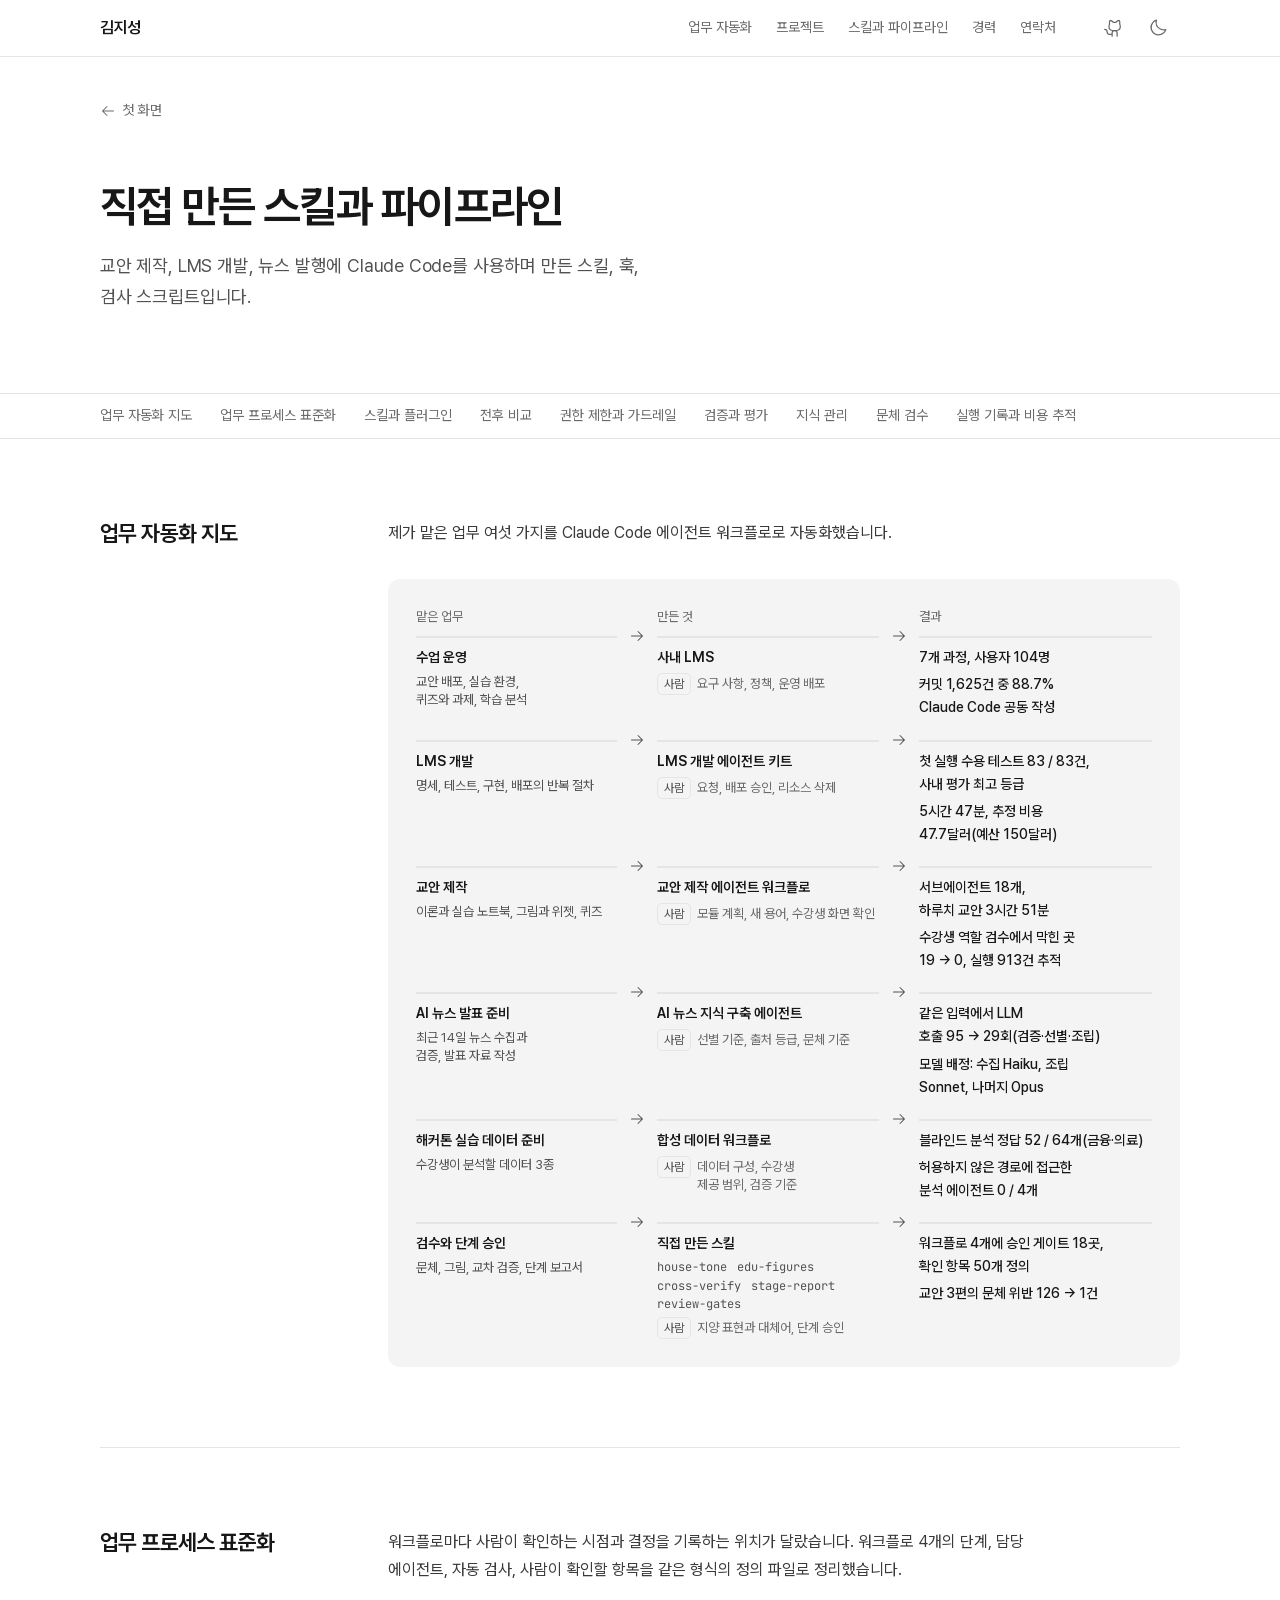
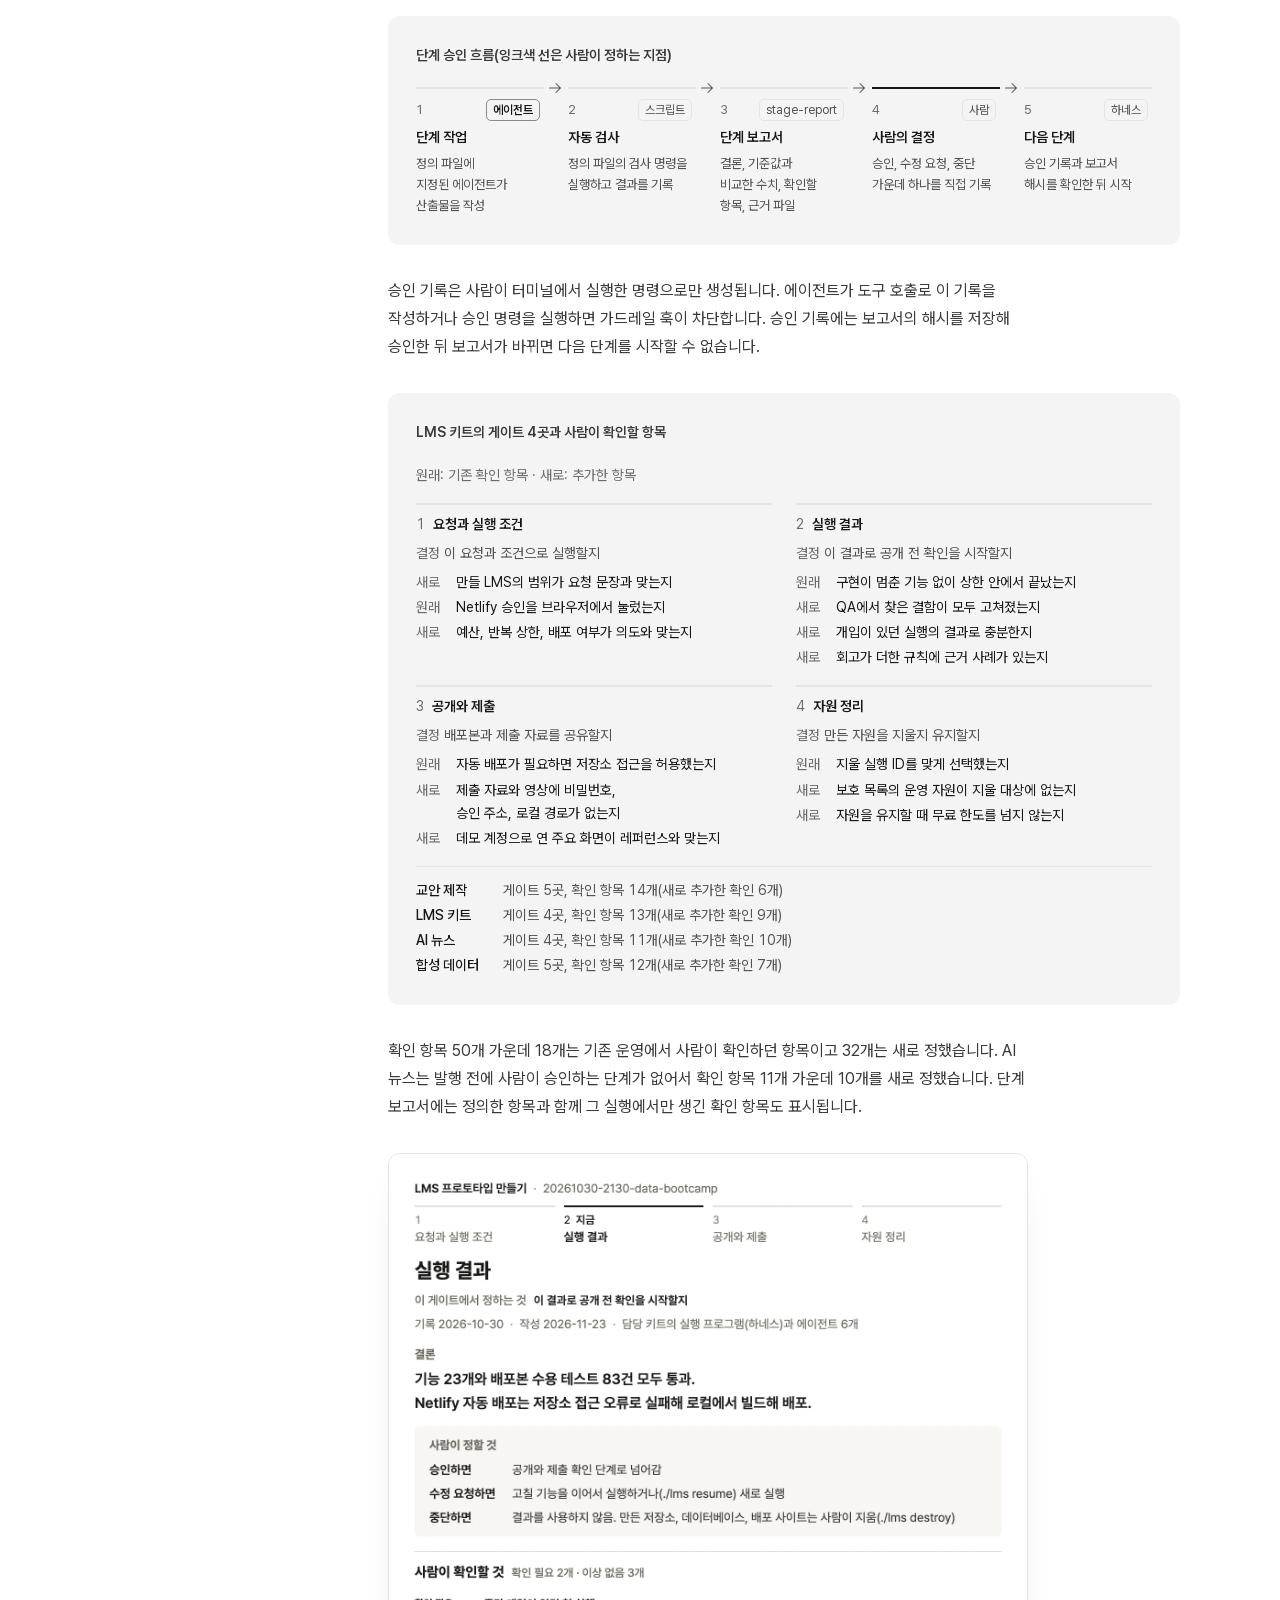
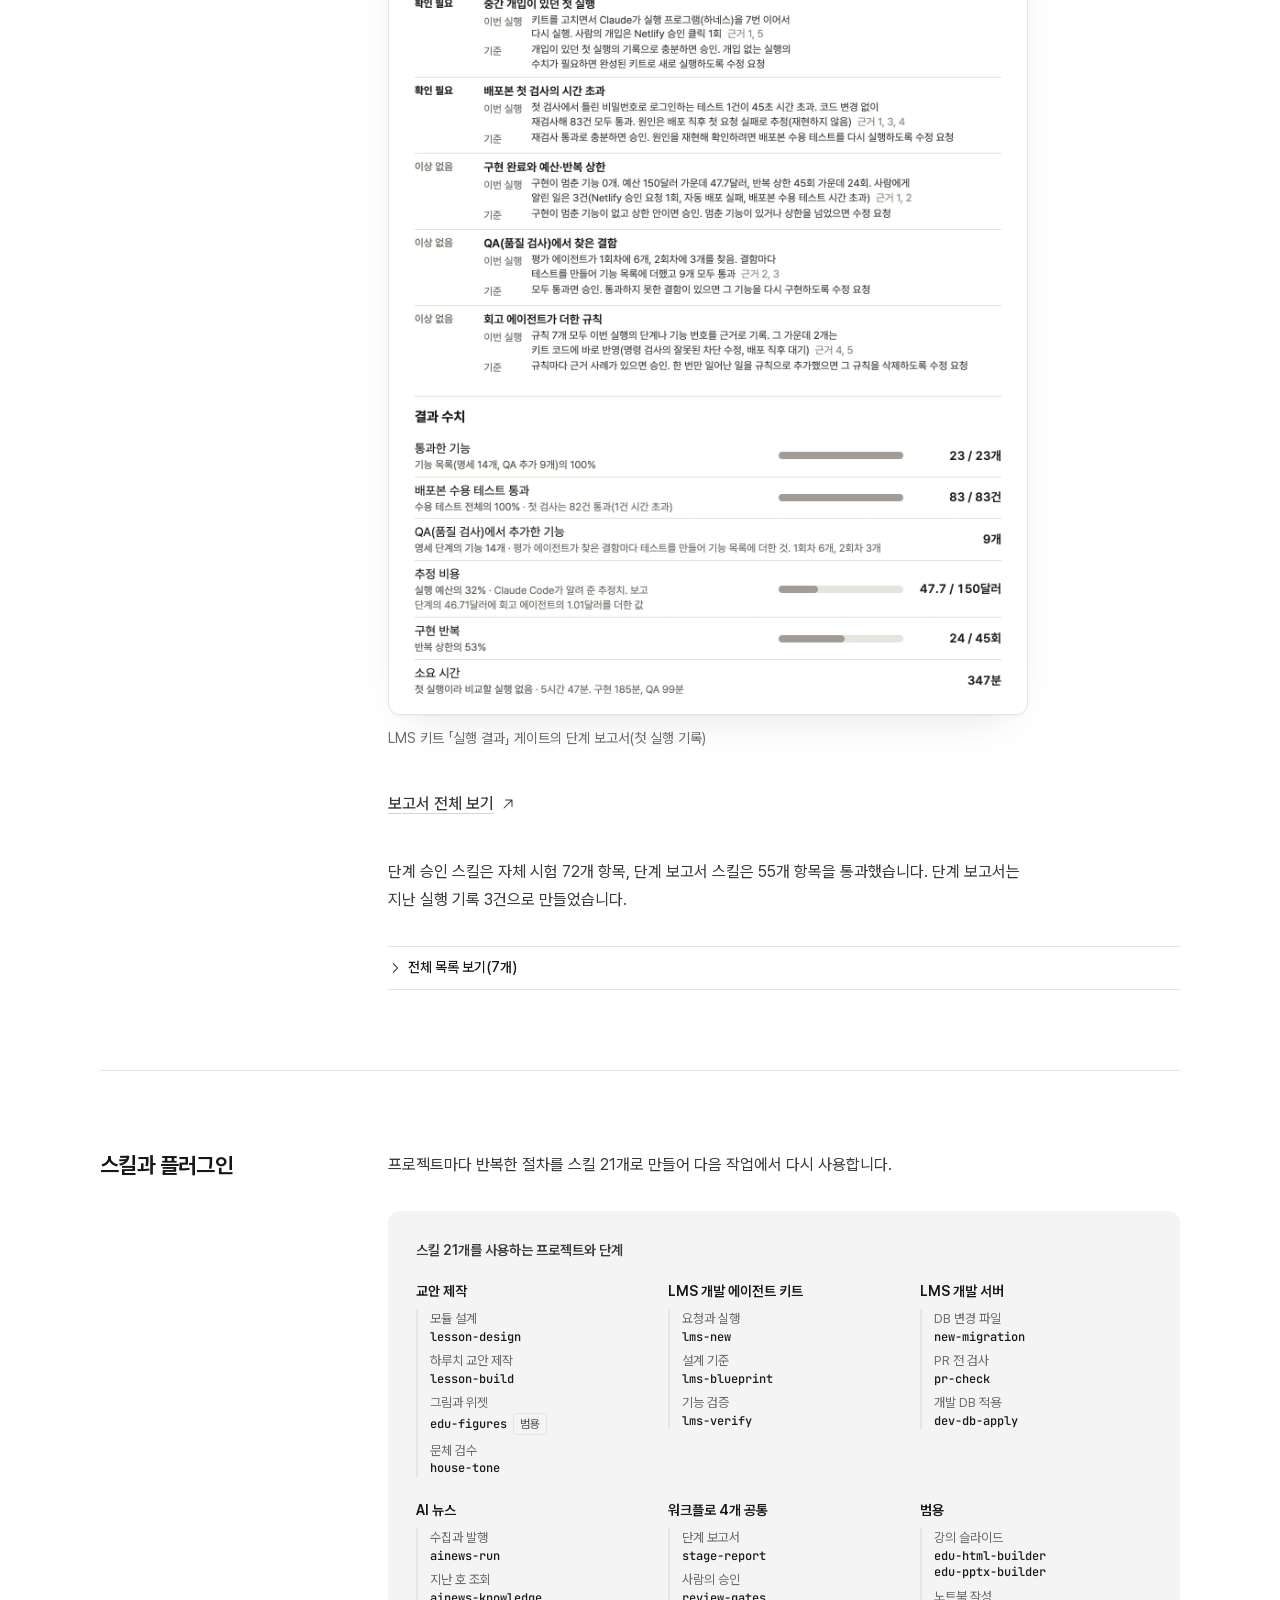
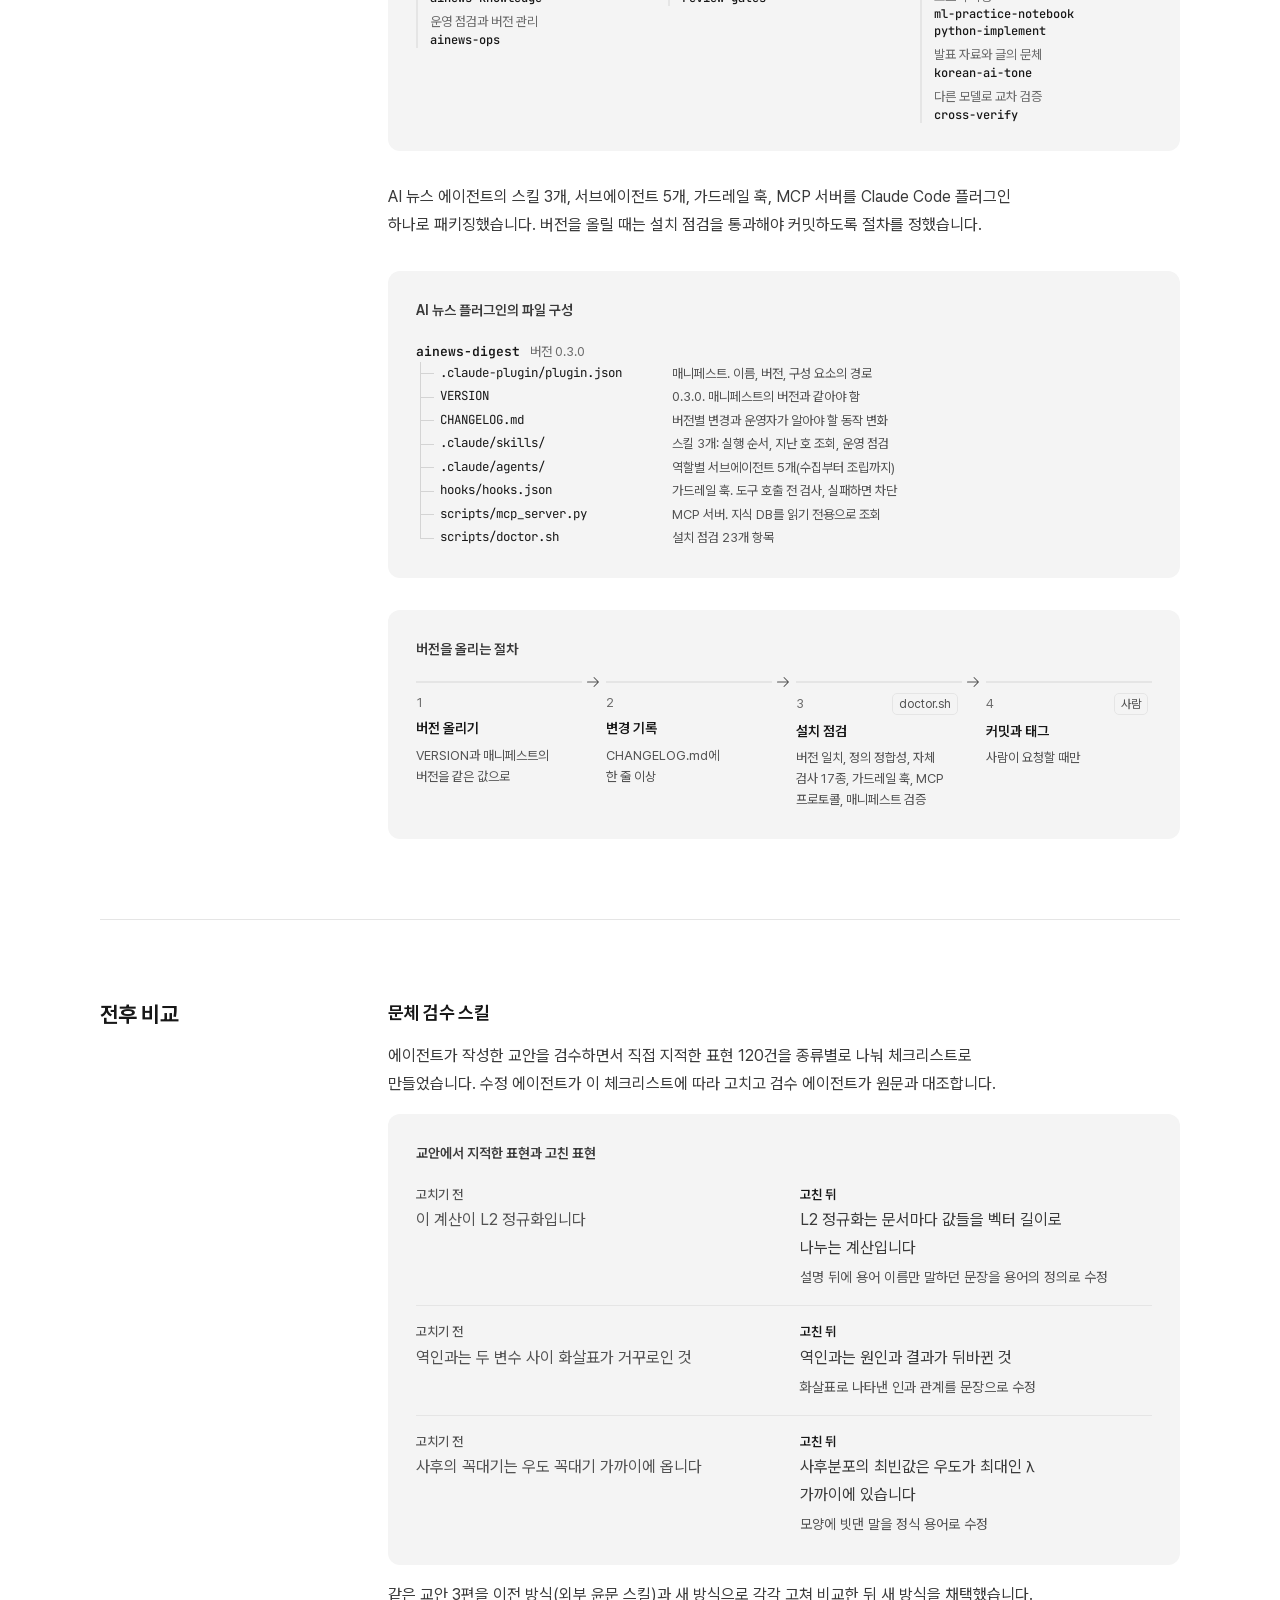
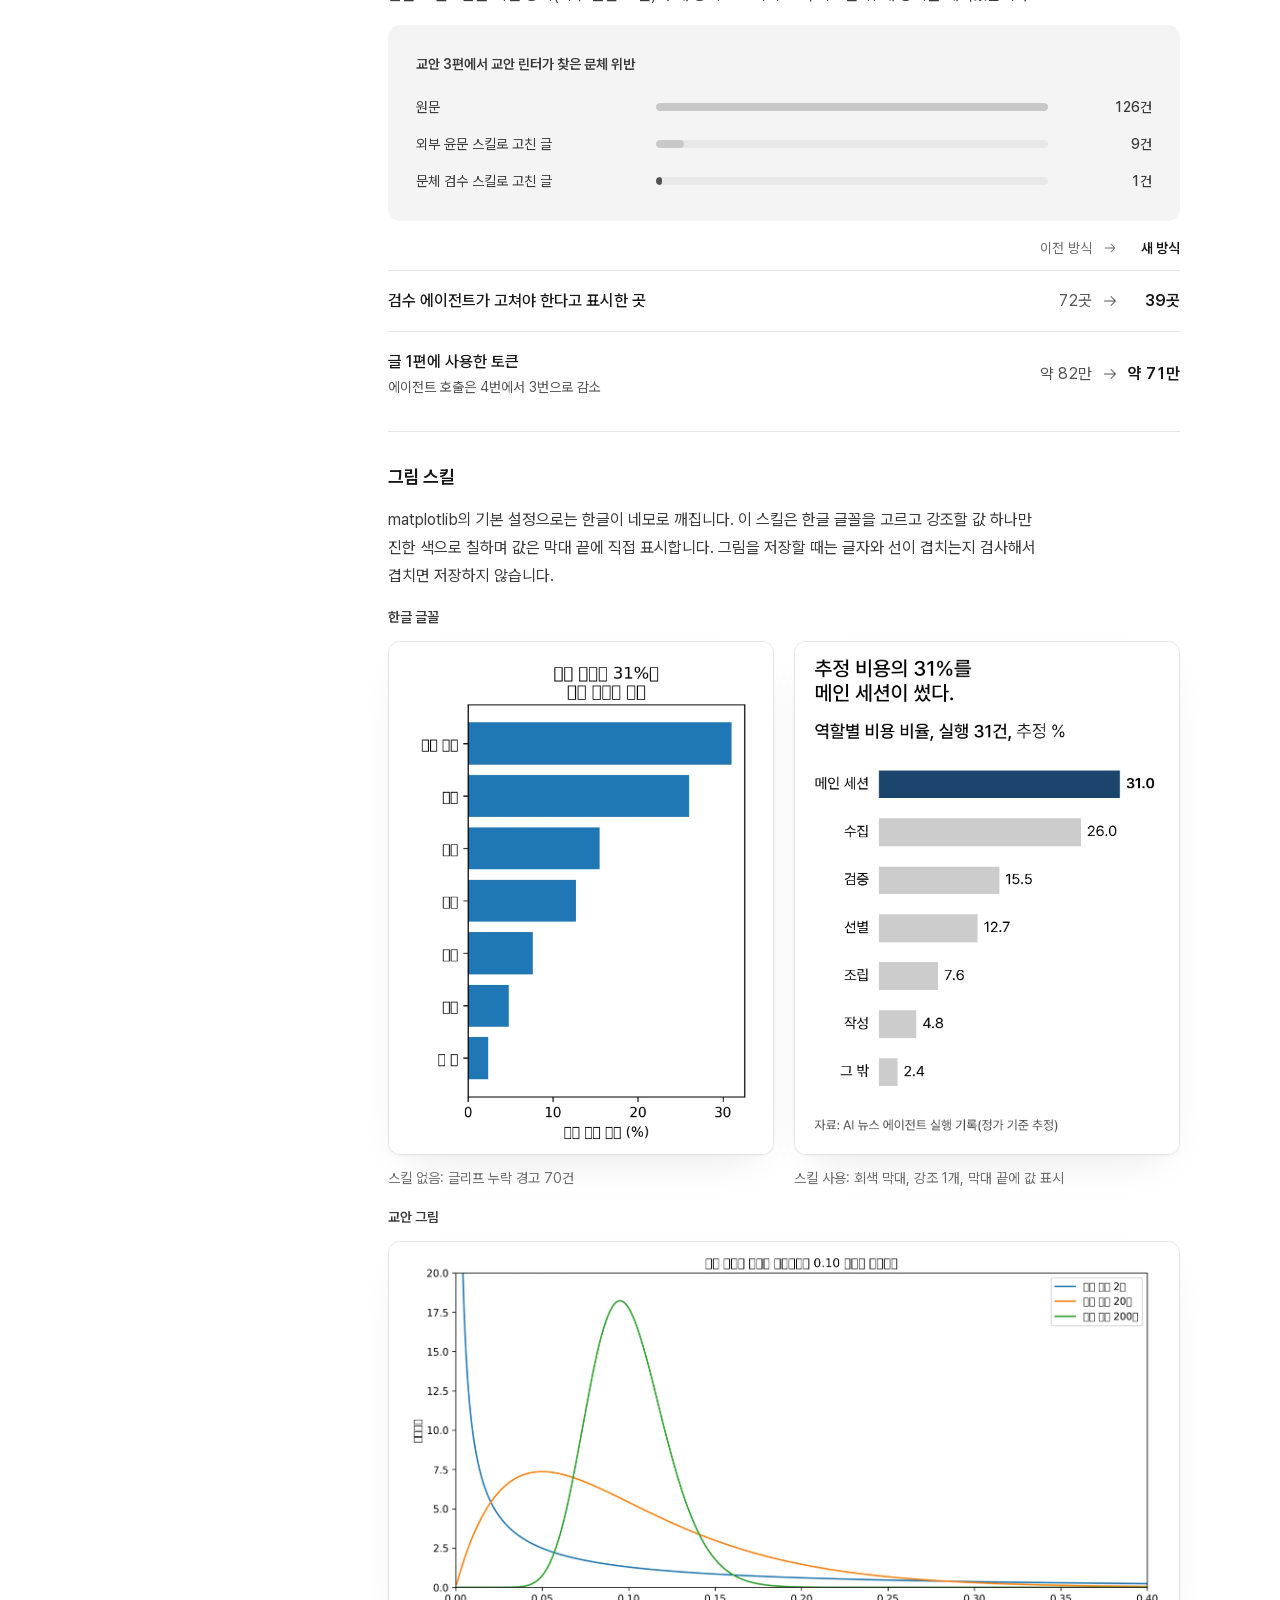
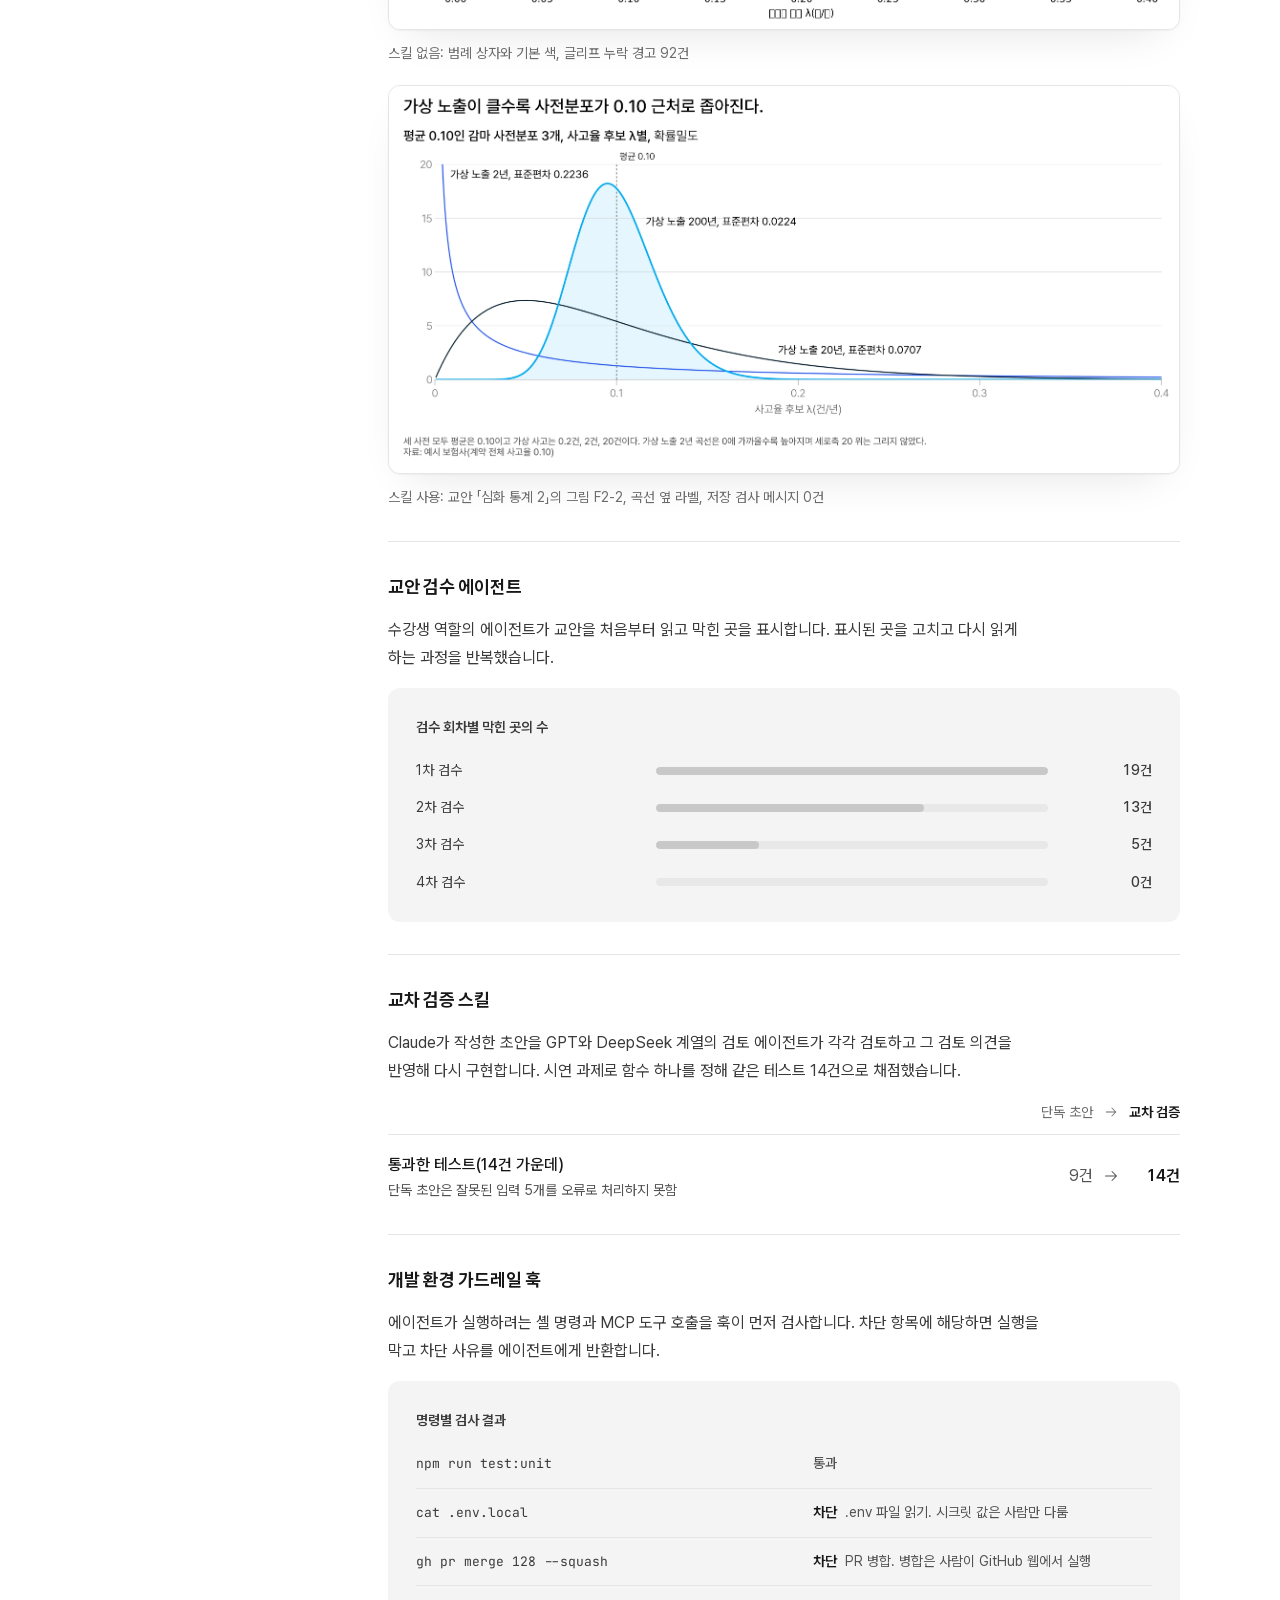
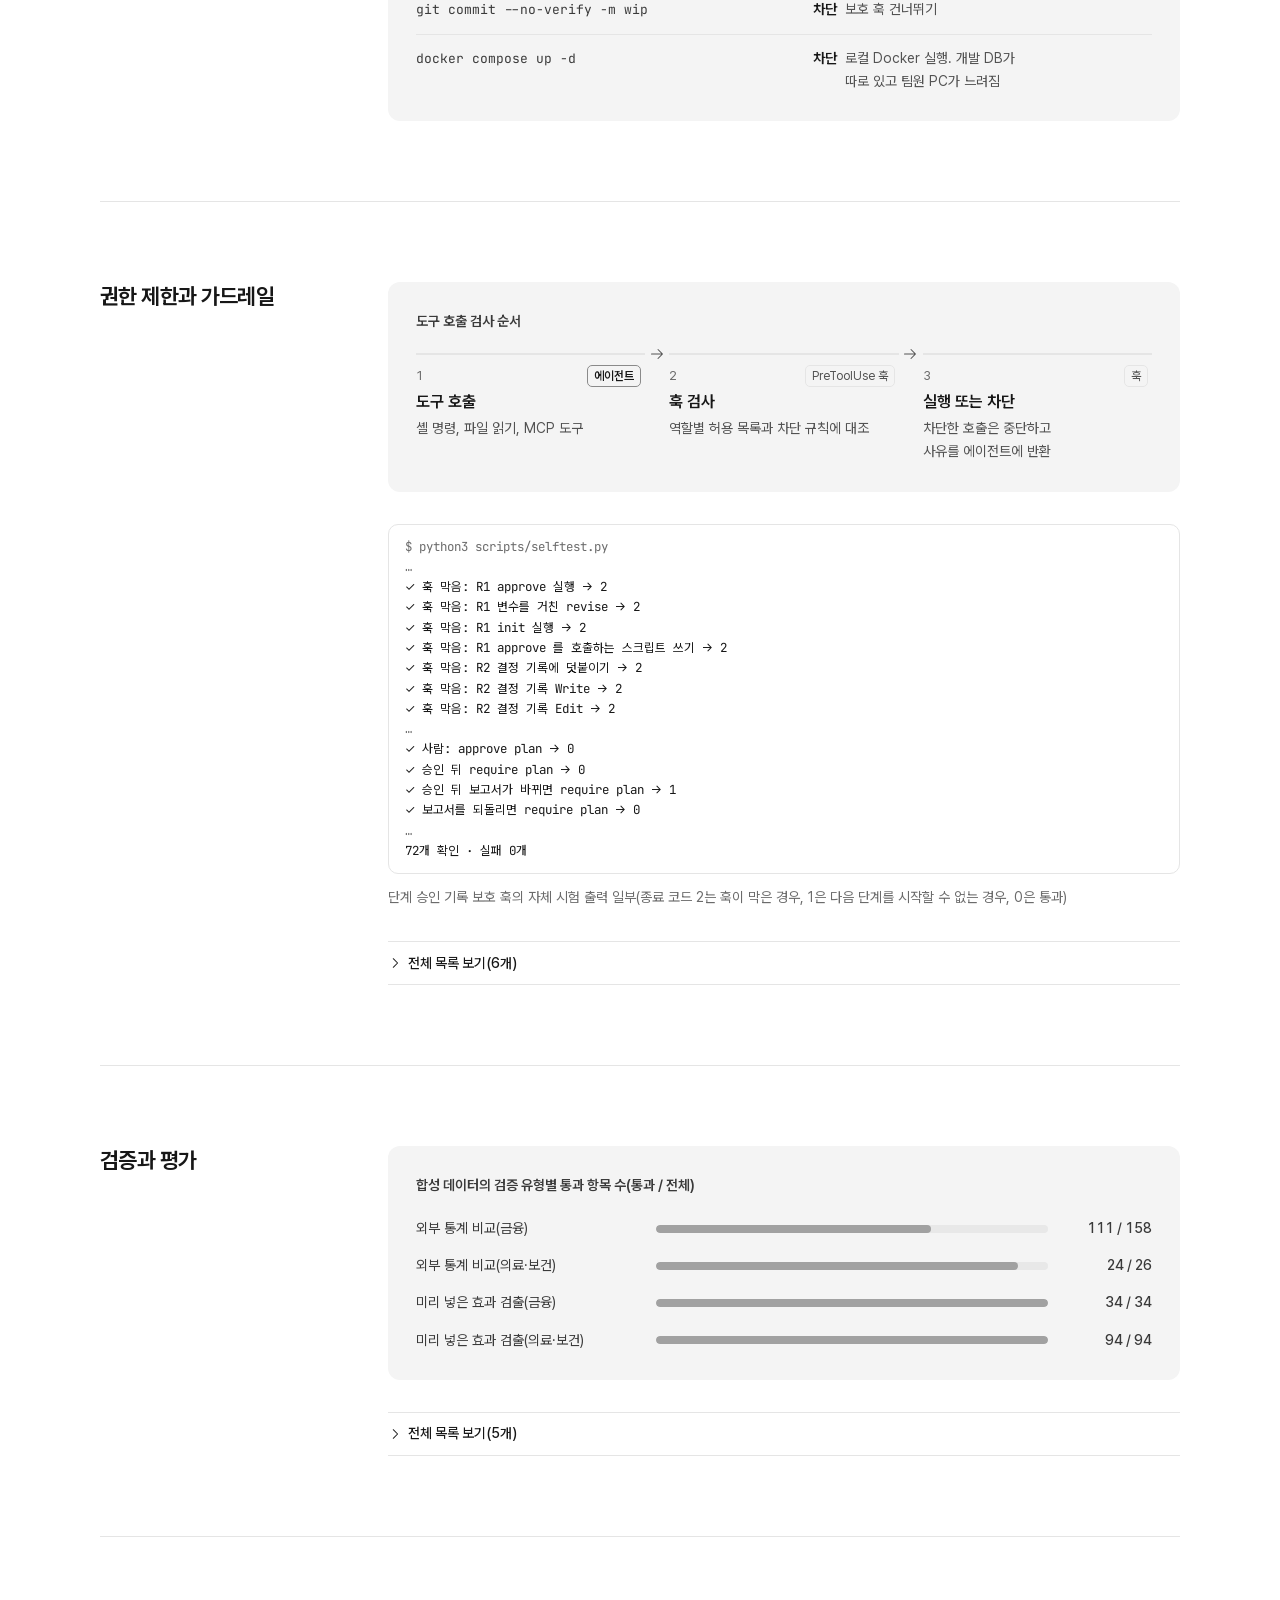
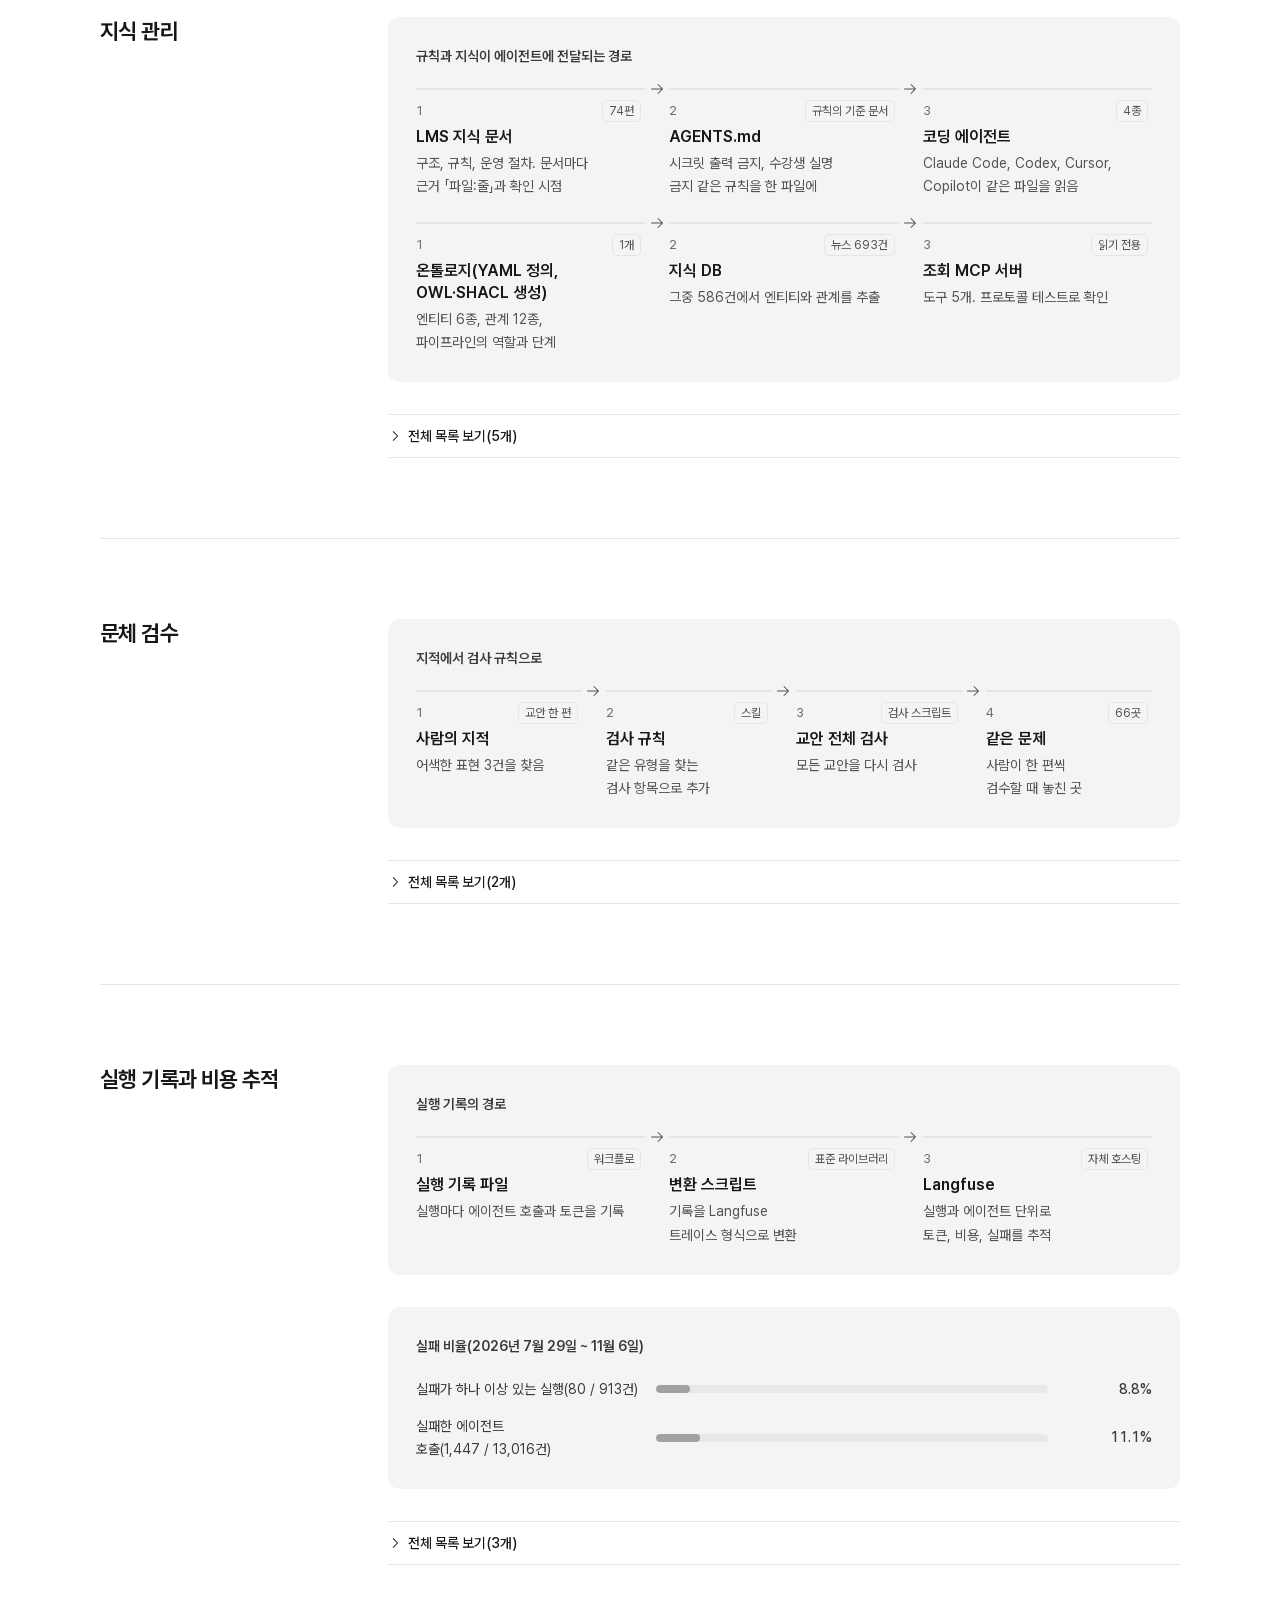
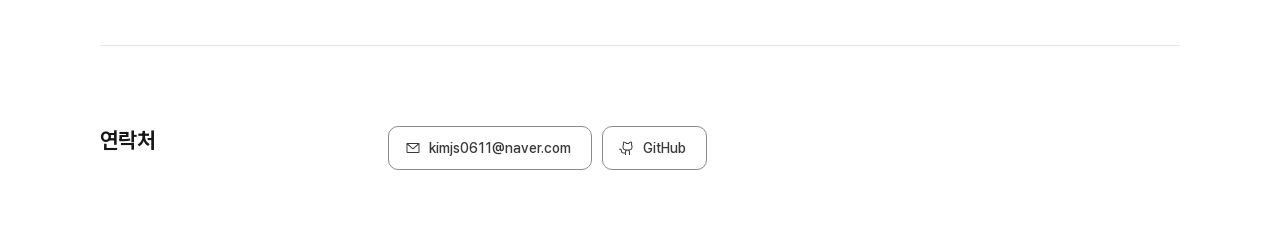
<file: tools.html>
<!doctype html>
<html lang="ko">
  <head>
    <meta charset="UTF-8" />
    <meta name="viewport" content="width=device-width, initial-scale=1" />
    <title>직접 만든 스킬과 파이프라인 | 김지성 포트폴리오</title>
    <link rel="preload" as="font" type="font/woff2" href="./assets/pretendard-var-BZYXvtjd.woff2" crossorigin />
    <meta
      name="description"
      content="맡은 업무를 자동화한 에이전트 워크플로의 지도, 단계 승인 절차, 직접 만든 스킬 21개와 플러그인, 적용 전후 비교입니다."
    />
    <!-- 검색 엔진에 노출하지 않는다. 링크를 받은 사람만 본다. 노출하려면 아래 줄을 지운다. -->
    <meta name="robots" content="noindex, nofollow" />
    <!-- 휴대전화 브라우저의 위쪽 막대 색. 어두운 화면에서는 아래 스크립트와 테마 단추가 바꾼다 -->
    <meta name="theme-color" content="#ffffff" />
    <!-- 기본은 밝은 화면이다. 어두운 화면은 방문자가 고를 때만 쓰고 그때는 CSS 가 color-scheme 을 바꾼다 -->
    <meta name="color-scheme" content="light" />
    <meta property="og:url" content="https://studio-js.github.io/portfolio/tools.html" />
    <meta property="og:type" content="website" />
    <meta property="og:locale" content="ko_KR" />
    <meta property="og:site_name" content="김지성 포트폴리오" />
    <meta property="og:title" content="직접 만든 스킬과 파이프라인 | 김지성 포트폴리오" />
    <meta
      property="og:description"
      content="맡은 업무를 자동화한 에이전트 워크플로의 지도, 단계 승인 절차, 직접 만든 스킬 21개와 플러그인, 적용 전후 비교입니다."
    />
    <!-- 링크 미리보기 그림(1200x630). 빌드할 때 공개 주소 기준의 전체 주소로 바뀐다(scripts/prerender.mjs). -->
    <meta property="og:image" content="https://studio-js.github.io/portfolio/og.png" />
    <meta property="og:image:width" content="1200" />
    <meta property="og:image:height" content="630" />
    <meta
      property="og:image:alt"
      content="김지성 포트폴리오. AI 에이전트로 사내 플랫폼과 업무 자동화 파이프라인을 만들고 운영합니다."
    />
    <meta name="twitter:card" content="summary_large_image" />
    <link rel="icon" href="./favicon.ico" sizes="32x32" />
    <link rel="icon" type="image/svg+xml" href="./favicon.svg" />
    <link rel="apple-touch-icon" href="./apple-touch-icon.png" />
    <script>
      // 화면을 그리기 전에 밝기 설정을 적용한다. 기본은 밝은 화면이고, 어두운 화면은 직접 고른 사람에게만 보인다.
      try {
        if (localStorage.getItem("theme") === "dark") {
          document.documentElement.classList.add("dark")
          document
            .querySelector('meta[name="theme-color"]')
            .setAttribute("content", "#131211")
        }
      } catch (e) {}
    </script>
    <script type="module" src="./assets/index-DSQXTFAX.js"></script>
    <link rel="stylesheet" href="./assets/index-jaW7bTge.css">
  </head>
  <body>
    <div id="root" data-page="tools"><a href="#main" class="sr-only focus:not-sr-only focus:fixed focus:top-2 focus:left-2 focus:z-50 focus:rounded-md focus:bg-background focus:px-3 focus:py-2">본문으로 건너뛰기</a><header data-print="hide" class="sticky top-[env(safe-area-inset-top,0px)] z-40 border-b border-border bg-background/85 backdrop-blur-md"><div class="page flex h-14 items-center gap-6"><a href="./index.html" class="rounded-sm font-semibold tracking-tight text-foreground">김지성</a><nav aria-label="주요 구역" class="ml-auto hidden md:block"><ul class="flex items-center"><li><a href="./index.html#automation" class="flex h-11 items-center rounded-md px-3 type-small text-meta transition-colors hover:text-foreground">업무 자동화</a></li><li><a href="./index.html#projects" class="flex h-11 items-center rounded-md px-3 type-small text-meta transition-colors hover:text-foreground">프로젝트</a></li><li><a href="./index.html#tools" class="flex h-11 items-center rounded-md px-3 type-small text-meta transition-colors hover:text-foreground">스킬과 파이프라인</a></li><li><a href="./index.html#career" class="flex h-11 items-center rounded-md px-3 type-small text-meta transition-colors hover:text-foreground">경력</a></li><li><a href="#contact" class="flex h-11 items-center rounded-md px-3 type-small text-meta transition-colors hover:text-foreground">연락처</a></li></ul></nav><div class="ml-auto flex items-center md:ml-0"><a href="https://github.com/studio-js" target="_blank" rel="noreferrer" aria-label="GitHub 프로필⁠(새 창)" class="flex size-11 items-center justify-center rounded-md text-meta transition-colors hover:text-foreground"><svg xmlns="http://www.w3.org/2000/svg" width="1em" height="1em" fill="currentColor" viewBox="0 0 256 256" aria-hidden="true" class="size-5"><path d="M208.31,75.68A59.78,59.78,0,0,0,202.93,28,8,8,0,0,0,196,24a59.75,59.75,0,0,0-48,24H124A59.75,59.75,0,0,0,76,24a8,8,0,0,0-6.93,4,59.78,59.78,0,0,0-5.38,47.68A58.14,58.14,0,0,0,56,104v8a56.06,56.06,0,0,0,48.44,55.47A39.8,39.8,0,0,0,96,192v8H72a24,24,0,0,1-24-24A40,40,0,0,0,8,136a8,8,0,0,0,0,16,24,24,0,0,1,24,24,40,40,0,0,0,40,40H96v16a8,8,0,0,0,16,0V192a24,24,0,0,1,48,0v40a8,8,0,0,0,16,0V192a39.8,39.8,0,0,0-8.44-24.53A56.06,56.06,0,0,0,216,112v-8A58.14,58.14,0,0,0,208.31,75.68ZM200,112a40,40,0,0,1-40,40H112a40,40,0,0,1-40-40v-8a41.74,41.74,0,0,1,6.9-22.48A8,8,0,0,0,80,73.83a43.81,43.81,0,0,1,.79-33.58,43.88,43.88,0,0,1,32.32,20.06A8,8,0,0,0,119.82,64h32.35a8,8,0,0,0,6.74-3.69,43.87,43.87,0,0,1,32.32-20.06A43.81,43.81,0,0,1,192,73.83a8.09,8.09,0,0,0,1,7.65A41.72,41.72,0,0,1,200,104Z"></path></svg></a><button type="button" tabindex="0" data-slot="button" aria-label="어두운 화면으로 바꾸기" class="group/button inline-flex shrink-0 items-center justify-center rounded-lg border border-transparent bg-clip-padding text-sm font-medium whitespace-nowrap transition-[color,background-color,border-color,box-shadow,translate] outline-none select-none focus-visible:border-ring focus-visible:ring-3 focus-visible:ring-ring/50 active:not-aria-[haspopup]:translate-y-px disabled:pointer-events-none disabled:opacity-50 aria-invalid:border-destructive aria-invalid:ring-3 aria-invalid:ring-destructive/20 dark:aria-invalid:border-destructive/50 dark:aria-invalid:ring-destructive/40 [&amp;_svg]:pointer-events-none [&amp;_svg]:shrink-0 aria-expanded:bg-muted aria-expanded:text-foreground size-11 [&amp;_svg:not([class*=&#x27;size-&#x27;])]:size-5 text-meta hover:bg-transparent hover:text-foreground dark:hover:bg-transparent"><svg xmlns="http://www.w3.org/2000/svg" width="1em" height="1em" fill="currentColor" viewBox="0 0 256 256" aria-hidden="true"><path d="M233.54,142.23a8,8,0,0,0-8-2,88.08,88.08,0,0,1-109.8-109.8,8,8,0,0,0-10-10,104.84,104.84,0,0,0-52.91,37A104,104,0,0,0,136,224a103.09,103.09,0,0,0,62.52-20.88,104.84,104.84,0,0,0,37-52.91A8,8,0,0,0,233.54,142.23ZM188.9,190.34A88,88,0,0,1,65.66,67.11a89,89,0,0,1,31.4-26A106,106,0,0,0,96,56,104.11,104.11,0,0,0,200,160a106,106,0,0,0,14.92-1.06A89,89,0,0,1,188.9,190.34Z"></path></svg></button></div></div></header><main id="main"><section class="page pt-5 pb-14 lg:pt-8 lg:pb-20"><a href="./index.html#tools" data-print="hide" class="flex h-11 w-fit items-center gap-1.5 rounded-md type-small text-meta transition-colors hover:text-foreground lg:col-span-2"><svg xmlns="http://www.w3.org/2000/svg" width="1em" height="1em" fill="currentColor" viewBox="0 0 256 256" aria-hidden="true" class="size-4"><path d="M224,128a8,8,0,0,1-8,8H59.31l58.35,58.34a8,8,0,0,1-11.32,11.32l-72-72a8,8,0,0,1,0-11.32l72-72a8,8,0,0,1,11.32,11.32L59.31,120H216A8,8,0,0,1,224,128Z"></path></svg>첫 화면</a><div class="mt-8 flex flex-col gap-4 lg:mt-12"><h1 class="type-display text-[clamp(1.75rem,1.1rem+2.6vw,2.75rem)]">직접 만든 스킬과 파이프라인</h1><p class="measure type-lead text-muted-foreground">교안 제작, LMS 개발, 뉴스 발행에 Claude Code를 사용하며 만든 스킬, 훅, 검사 스크립트입니다.</p></div></section><nav aria-label="이 화면의 구역" data-print="hide" class="sticky top-[calc(3.5rem+env(safe-area-inset-top,0px))] z-30 border-y border-border bg-background/85 backdrop-blur-md"><ul class="page flex gap-1 overflow-x-auto [mask-image:linear-gradient(to_right,black_85%,transparent)] sm:[mask-image:none]"><li class="shrink-0 first:[&amp;&gt;a]:pl-0"><a href="#automation" class="flex h-11 items-center rounded-md px-3 type-small text-meta transition-colors hover:text-foreground">업무 자동화 지도</a></li><li class="shrink-0 first:[&amp;&gt;a]:pl-0"><a href="#process" class="flex h-11 items-center rounded-md px-3 type-small text-meta transition-colors hover:text-foreground">업무 프로세스 표준화</a></li><li class="shrink-0 first:[&amp;&gt;a]:pl-0"><a href="#skills" class="flex h-11 items-center rounded-md px-3 type-small text-meta transition-colors hover:text-foreground">스킬과 플러그인</a></li><li class="shrink-0 first:[&amp;&gt;a]:pl-0"><a href="#before-after" class="flex h-11 items-center rounded-md px-3 type-small text-meta transition-colors hover:text-foreground">전후 비교</a></li><li class="shrink-0 first:[&amp;&gt;a]:pl-0"><a href="#group-1" class="flex h-11 items-center rounded-md px-3 type-small text-meta transition-colors hover:text-foreground">권한 제한과 가드레일</a></li><li class="shrink-0 first:[&amp;&gt;a]:pl-0"><a href="#group-2" class="flex h-11 items-center rounded-md px-3 type-small text-meta transition-colors hover:text-foreground">검증과 평가</a></li><li class="shrink-0 first:[&amp;&gt;a]:pl-0"><a href="#group-3" class="flex h-11 items-center rounded-md px-3 type-small text-meta transition-colors hover:text-foreground">지식 관리</a></li><li class="shrink-0 first:[&amp;&gt;a]:pl-0"><a href="#group-4" class="flex h-11 items-center rounded-md px-3 type-small text-meta transition-colors hover:text-foreground">문체 검수</a></li><li class="shrink-0 first:[&amp;&gt;a]:pl-0"><a href="#group-5" class="flex h-11 items-center rounded-md px-3 type-small text-meta transition-colors hover:text-foreground">실행 기록과 비용 추적</a></li></ul></nav><section id="automation" class="page scroll-mt-28"><div class="grid gap-x-12 gap-y-7 border-t border-border py-14 lg:grid-cols-[15rem_minmax(0,1fr)] lg:py-20 [nav+section&gt;&amp;]:border-t-0"><div class="flex flex-col gap-2 lg:sticky lg:top-32 lg:self-start"><h2 class="type-section">업무 자동화 지도</h2></div><div class="flex min-w-0 flex-col gap-8"><div class="flex measure flex-col gap-4"><p>제가 맡은 업무 여섯 가지를 Claude Code 에이전트 워크플로로 자동화했습니다.</p></div><figure data-avoid-break="true" class="flex flex-col gap-3"><div class="flex flex-col gap-5 rounded-2xl bg-muted p-5 sm:p-7"><div role="group" aria-label="맡은 업무, 만든 것, 결과" class="flex flex-col gap-2.5"><div aria-hidden="true" class="hidden type-label font-normal text-meta sm:grid sm:grid-cols-[minmax(0,0.95fr)_1rem_minmax(0,1.05fr)_1rem_minmax(0,1.1fr)] sm:gap-x-3"><span>맡은 업무</span><span></span><span>만든 것</span><span></span><span>결과</span></div><ol class="flex flex-col gap-5"><li class="grid gap-y-1.5 type-small sm:grid-cols-[minmax(0,0.95fr)_1rem_minmax(0,1.05fr)_1rem_minmax(0,1.1fr)] sm:gap-x-3"><div class="flex min-w-0 flex-col gap-1 border-l-2 pl-3 sm:border-t-2 sm:border-l-0 sm:pt-2 sm:pl-0 border-border"><span class="font-semibold text-foreground"><span class="sr-only">맡은 업무: </span>수업 운영</span><span class="text-[0.8125rem] leading-snug text-muted-foreground">교안 배포, 실습 환경, 퀴즈와 과제, 학습 분석</span></div><span aria-hidden="true" class="hidden justify-center sm:flex"><svg xmlns="http://www.w3.org/2000/svg" width="1em" height="1em" fill="currentColor" viewBox="0 0 256 256" class="size-4 -translate-y-1/2 text-muted-foreground"><path d="M221.66,133.66l-72,72a8,8,0,0,1-11.32-11.32L196.69,136H40a8,8,0,0,1,0-16H196.69L138.34,61.66a8,8,0,0,1,11.32-11.32l72,72A8,8,0,0,1,221.66,133.66Z"></path></svg></span><div class="flex min-w-0 flex-col gap-1 border-l-2 pl-3 sm:border-t-2 sm:border-l-0 sm:pt-2 sm:pl-0 border-border"><span class="font-semibold text-foreground"><span class="sr-only">만든 것: </span>사내 LMS</span><span class="text-[0.8125rem] leading-snug flex items-baseline gap-1.5 text-meta"><span class="rounded-[5px] border border-border px-1.5 text-xs leading-5 whitespace-nowrap text-muted-foreground">사람</span><span class="sr-only">이 정하는 것: </span><span>요구 사항, 정책, 운영 배포</span></span></div><span aria-hidden="true" class="hidden justify-center sm:flex"><svg xmlns="http://www.w3.org/2000/svg" width="1em" height="1em" fill="currentColor" viewBox="0 0 256 256" class="size-4 -translate-y-1/2 text-muted-foreground"><path d="M221.66,133.66l-72,72a8,8,0,0,1-11.32-11.32L196.69,136H40a8,8,0,0,1,0-16H196.69L138.34,61.66a8,8,0,0,1,11.32-11.32l72,72A8,8,0,0,1,221.66,133.66Z"></path></svg></span><div class="flex min-w-0 flex-col gap-1 border-l-2 pl-3 sm:border-t-2 sm:border-l-0 sm:pt-2 sm:pl-0 border-border"><span class="sr-only">결과: </span><span class="font-medium text-foreground">7개 과정, 사용자 104명</span><span class="font-medium text-foreground">커밋 1,625건 중 88.7% Claude Code 공동 작성</span></div></li><li class="grid gap-y-1.5 type-small sm:grid-cols-[minmax(0,0.95fr)_1rem_minmax(0,1.05fr)_1rem_minmax(0,1.1fr)] sm:gap-x-3"><div class="flex min-w-0 flex-col gap-1 border-l-2 pl-3 sm:border-t-2 sm:border-l-0 sm:pt-2 sm:pl-0 border-border"><span class="font-semibold text-foreground"><span class="sr-only">맡은 업무: </span>LMS 개발</span><span class="text-[0.8125rem] leading-snug text-muted-foreground">명세, 테스트, 구현, 배포의 반복 절차</span></div><span aria-hidden="true" class="hidden justify-center sm:flex"><svg xmlns="http://www.w3.org/2000/svg" width="1em" height="1em" fill="currentColor" viewBox="0 0 256 256" class="size-4 -translate-y-1/2 text-muted-foreground"><path d="M221.66,133.66l-72,72a8,8,0,0,1-11.32-11.32L196.69,136H40a8,8,0,0,1,0-16H196.69L138.34,61.66a8,8,0,0,1,11.32-11.32l72,72A8,8,0,0,1,221.66,133.66Z"></path></svg></span><div class="flex min-w-0 flex-col gap-1 border-l-2 pl-3 sm:border-t-2 sm:border-l-0 sm:pt-2 sm:pl-0 border-border"><span class="font-semibold text-foreground"><span class="sr-only">만든 것: </span>LMS 개발 에이전트 키트</span><span class="text-[0.8125rem] leading-snug flex items-baseline gap-1.5 text-meta"><span class="rounded-[5px] border border-border px-1.5 text-xs leading-5 whitespace-nowrap text-muted-foreground">사람</span><span class="sr-only">이 정하는 것: </span><span>요청, 배포 승인, 리소스 삭제</span></span></div><span aria-hidden="true" class="hidden justify-center sm:flex"><svg xmlns="http://www.w3.org/2000/svg" width="1em" height="1em" fill="currentColor" viewBox="0 0 256 256" class="size-4 -translate-y-1/2 text-muted-foreground"><path d="M221.66,133.66l-72,72a8,8,0,0,1-11.32-11.32L196.69,136H40a8,8,0,0,1,0-16H196.69L138.34,61.66a8,8,0,0,1,11.32-11.32l72,72A8,8,0,0,1,221.66,133.66Z"></path></svg></span><div class="flex min-w-0 flex-col gap-1 border-l-2 pl-3 sm:border-t-2 sm:border-l-0 sm:pt-2 sm:pl-0 border-border"><span class="sr-only">결과: </span><span class="font-medium text-foreground">첫 실행 수용 테스트 83 / 83건, 사내 평가 최고 등급</span><span class="font-medium text-foreground">5시간 47분, 추정 비용 47.7달러⁠(예산 150달러)</span></div></li><li class="grid gap-y-1.5 type-small sm:grid-cols-[minmax(0,0.95fr)_1rem_minmax(0,1.05fr)_1rem_minmax(0,1.1fr)] sm:gap-x-3"><div class="flex min-w-0 flex-col gap-1 border-l-2 pl-3 sm:border-t-2 sm:border-l-0 sm:pt-2 sm:pl-0 border-border"><span class="font-semibold text-foreground"><span class="sr-only">맡은 업무: </span>교안 제작</span><span class="text-[0.8125rem] leading-snug text-muted-foreground">이론과 실습 노트북, 그림과 위젯, 퀴즈</span></div><span aria-hidden="true" class="hidden justify-center sm:flex"><svg xmlns="http://www.w3.org/2000/svg" width="1em" height="1em" fill="currentColor" viewBox="0 0 256 256" class="size-4 -translate-y-1/2 text-muted-foreground"><path d="M221.66,133.66l-72,72a8,8,0,0,1-11.32-11.32L196.69,136H40a8,8,0,0,1,0-16H196.69L138.34,61.66a8,8,0,0,1,11.32-11.32l72,72A8,8,0,0,1,221.66,133.66Z"></path></svg></span><div class="flex min-w-0 flex-col gap-1 border-l-2 pl-3 sm:border-t-2 sm:border-l-0 sm:pt-2 sm:pl-0 border-border"><span class="font-semibold text-foreground"><span class="sr-only">만든 것: </span>교안 제작 에이전트 워크플로</span><span class="text-[0.8125rem] leading-snug flex items-baseline gap-1.5 text-meta"><span class="rounded-[5px] border border-border px-1.5 text-xs leading-5 whitespace-nowrap text-muted-foreground">사람</span><span class="sr-only">이 정하는 것: </span><span>모듈 계획, 새 용어, 수강생 화면 확인</span></span></div><span aria-hidden="true" class="hidden justify-center sm:flex"><svg xmlns="http://www.w3.org/2000/svg" width="1em" height="1em" fill="currentColor" viewBox="0 0 256 256" class="size-4 -translate-y-1/2 text-muted-foreground"><path d="M221.66,133.66l-72,72a8,8,0,0,1-11.32-11.32L196.69,136H40a8,8,0,0,1,0-16H196.69L138.34,61.66a8,8,0,0,1,11.32-11.32l72,72A8,8,0,0,1,221.66,133.66Z"></path></svg></span><div class="flex min-w-0 flex-col gap-1 border-l-2 pl-3 sm:border-t-2 sm:border-l-0 sm:pt-2 sm:pl-0 border-border"><span class="sr-only">결과: </span><span class="font-medium text-foreground">서브에이전트 18개, 하루치 교안 3시간 51분</span><span class="font-medium text-foreground">수강생 역할 검수에서 막힌 곳 19 → 0, 실행 913건 추적</span></div></li><li class="grid gap-y-1.5 type-small sm:grid-cols-[minmax(0,0.95fr)_1rem_minmax(0,1.05fr)_1rem_minmax(0,1.1fr)] sm:gap-x-3"><div class="flex min-w-0 flex-col gap-1 border-l-2 pl-3 sm:border-t-2 sm:border-l-0 sm:pt-2 sm:pl-0 border-border"><span class="font-semibold text-foreground"><span class="sr-only">맡은 업무: </span>AI 뉴스 발표 준비</span><span class="text-[0.8125rem] leading-snug text-muted-foreground">최근 14일 뉴스 수집과 검증, 발표 자료 작성</span></div><span aria-hidden="true" class="hidden justify-center sm:flex"><svg xmlns="http://www.w3.org/2000/svg" width="1em" height="1em" fill="currentColor" viewBox="0 0 256 256" class="size-4 -translate-y-1/2 text-muted-foreground"><path d="M221.66,133.66l-72,72a8,8,0,0,1-11.32-11.32L196.69,136H40a8,8,0,0,1,0-16H196.69L138.34,61.66a8,8,0,0,1,11.32-11.32l72,72A8,8,0,0,1,221.66,133.66Z"></path></svg></span><div class="flex min-w-0 flex-col gap-1 border-l-2 pl-3 sm:border-t-2 sm:border-l-0 sm:pt-2 sm:pl-0 border-border"><span class="font-semibold text-foreground"><span class="sr-only">만든 것: </span>AI 뉴스 지식 구축 에이전트</span><span class="text-[0.8125rem] leading-snug flex items-baseline gap-1.5 text-meta"><span class="rounded-[5px] border border-border px-1.5 text-xs leading-5 whitespace-nowrap text-muted-foreground">사람</span><span class="sr-only">이 정하는 것: </span><span>선별 기준, 출처 등급, 문체 기준</span></span></div><span aria-hidden="true" class="hidden justify-center sm:flex"><svg xmlns="http://www.w3.org/2000/svg" width="1em" height="1em" fill="currentColor" viewBox="0 0 256 256" class="size-4 -translate-y-1/2 text-muted-foreground"><path d="M221.66,133.66l-72,72a8,8,0,0,1-11.32-11.32L196.69,136H40a8,8,0,0,1,0-16H196.69L138.34,61.66a8,8,0,0,1,11.32-11.32l72,72A8,8,0,0,1,221.66,133.66Z"></path></svg></span><div class="flex min-w-0 flex-col gap-1 border-l-2 pl-3 sm:border-t-2 sm:border-l-0 sm:pt-2 sm:pl-0 border-border"><span class="sr-only">결과: </span><span class="font-medium text-foreground">같은 입력에서 LLM 호출 95 → 29회⁠(검증⁠·⁠선별⁠·⁠조립)</span><span class="font-medium text-foreground">모델 배정: 수집 Haiku, 조립 Sonnet, 나머지 Opus</span></div></li><li class="grid gap-y-1.5 type-small sm:grid-cols-[minmax(0,0.95fr)_1rem_minmax(0,1.05fr)_1rem_minmax(0,1.1fr)] sm:gap-x-3"><div class="flex min-w-0 flex-col gap-1 border-l-2 pl-3 sm:border-t-2 sm:border-l-0 sm:pt-2 sm:pl-0 border-border"><span class="font-semibold text-foreground"><span class="sr-only">맡은 업무: </span>해커톤 실습 데이터 준비</span><span class="text-[0.8125rem] leading-snug text-muted-foreground">수강생이 분석할 데이터 3종</span></div><span aria-hidden="true" class="hidden justify-center sm:flex"><svg xmlns="http://www.w3.org/2000/svg" width="1em" height="1em" fill="currentColor" viewBox="0 0 256 256" class="size-4 -translate-y-1/2 text-muted-foreground"><path d="M221.66,133.66l-72,72a8,8,0,0,1-11.32-11.32L196.69,136H40a8,8,0,0,1,0-16H196.69L138.34,61.66a8,8,0,0,1,11.32-11.32l72,72A8,8,0,0,1,221.66,133.66Z"></path></svg></span><div class="flex min-w-0 flex-col gap-1 border-l-2 pl-3 sm:border-t-2 sm:border-l-0 sm:pt-2 sm:pl-0 border-border"><span class="font-semibold text-foreground"><span class="sr-only">만든 것: </span>합성 데이터 워크플로</span><span class="text-[0.8125rem] leading-snug flex items-baseline gap-1.5 text-meta"><span class="rounded-[5px] border border-border px-1.5 text-xs leading-5 whitespace-nowrap text-muted-foreground">사람</span><span class="sr-only">이 정하는 것: </span><span>데이터 구성, 수강생 제공 범위, 검증 기준</span></span></div><span aria-hidden="true" class="hidden justify-center sm:flex"><svg xmlns="http://www.w3.org/2000/svg" width="1em" height="1em" fill="currentColor" viewBox="0 0 256 256" class="size-4 -translate-y-1/2 text-muted-foreground"><path d="M221.66,133.66l-72,72a8,8,0,0,1-11.32-11.32L196.69,136H40a8,8,0,0,1,0-16H196.69L138.34,61.66a8,8,0,0,1,11.32-11.32l72,72A8,8,0,0,1,221.66,133.66Z"></path></svg></span><div class="flex min-w-0 flex-col gap-1 border-l-2 pl-3 sm:border-t-2 sm:border-l-0 sm:pt-2 sm:pl-0 border-border"><span class="sr-only">결과: </span><span class="font-medium text-foreground">블라인드 분석 정답 52 / 64개⁠(금융⁠·⁠의료)</span><span class="font-medium text-foreground">허용하지 않은 경로에 접근한 분석 에이전트 0 / 4개</span></div></li><li class="grid gap-y-1.5 type-small sm:grid-cols-[minmax(0,0.95fr)_1rem_minmax(0,1.05fr)_1rem_minmax(0,1.1fr)] sm:gap-x-3"><div class="flex min-w-0 flex-col gap-1 border-l-2 pl-3 sm:border-t-2 sm:border-l-0 sm:pt-2 sm:pl-0 border-border"><span class="font-semibold text-foreground"><span class="sr-only">맡은 업무: </span>검수와 단계 승인</span><span class="text-[0.8125rem] leading-snug text-muted-foreground">문체, 그림, 교차 검증, 단계 보고서</span></div><span aria-hidden="true" class="hidden justify-center sm:flex"><svg xmlns="http://www.w3.org/2000/svg" width="1em" height="1em" fill="currentColor" viewBox="0 0 256 256" class="size-4 -translate-y-1/2 text-muted-foreground"><path d="M221.66,133.66l-72,72a8,8,0,0,1-11.32-11.32L196.69,136H40a8,8,0,0,1,0-16H196.69L138.34,61.66a8,8,0,0,1,11.32-11.32l72,72A8,8,0,0,1,221.66,133.66Z"></path></svg></span><div class="flex min-w-0 flex-col gap-1 border-l-2 pl-3 sm:border-t-2 sm:border-l-0 sm:pt-2 sm:pl-0 border-border"><span class="font-semibold text-foreground"><span class="sr-only">만든 것: </span>직접 만든 스킬</span><span class="flex flex-wrap gap-x-2.5 gap-y-0.5"><code class="font-mono text-[0.75rem] leading-snug text-muted-foreground">house-tone</code><code class="font-mono text-[0.75rem] leading-snug text-muted-foreground">edu-figures</code><code class="font-mono text-[0.75rem] leading-snug text-muted-foreground">cross-verify</code><code class="font-mono text-[0.75rem] leading-snug text-muted-foreground">stage-report</code><code class="font-mono text-[0.75rem] leading-snug text-muted-foreground">review-gates</code></span><span class="text-[0.8125rem] leading-snug flex items-baseline gap-1.5 text-meta"><span class="rounded-[5px] border border-border px-1.5 text-xs leading-5 whitespace-nowrap text-muted-foreground">사람</span><span class="sr-only">이 정하는 것: </span><span>지양 표현과 대체어, 단계 승인</span></span></div><span aria-hidden="true" class="hidden justify-center sm:flex"><svg xmlns="http://www.w3.org/2000/svg" width="1em" height="1em" fill="currentColor" viewBox="0 0 256 256" class="size-4 -translate-y-1/2 text-muted-foreground"><path d="M221.66,133.66l-72,72a8,8,0,0,1-11.32-11.32L196.69,136H40a8,8,0,0,1,0-16H196.69L138.34,61.66a8,8,0,0,1,11.32-11.32l72,72A8,8,0,0,1,221.66,133.66Z"></path></svg></span><div class="flex min-w-0 flex-col gap-1 border-l-2 pl-3 sm:border-t-2 sm:border-l-0 sm:pt-2 sm:pl-0 border-border"><span class="sr-only">결과: </span><span class="font-medium text-foreground">워크플로 4개에 승인 게이트 18곳, 확인 항목 50개 정의</span><span class="font-medium text-foreground">교안 3편의 문체 위반 126 → 1건</span></div></li></ol></div></div></figure></div></div></section><section id="process" class="page scroll-mt-28"><div class="grid gap-x-12 gap-y-7 border-t border-border py-14 lg:grid-cols-[15rem_minmax(0,1fr)] lg:py-20 [nav+section&gt;&amp;]:border-t-0"><div class="flex flex-col gap-2 lg:sticky lg:top-32 lg:self-start"><h2 class="type-section">업무 프로세스 표준화</h2></div><div class="flex min-w-0 flex-col gap-8"><div class="flex measure flex-col gap-4"><p>워크플로마다 사람이 확인하는 시점과 결정을 기록하는 위치가 달랐습니다. 워크플로 4개의 단계, 담당 에이전트, 자동 검사, 사람이 확인할 항목을 같은 형식의 정의 파일로 정리했습니다.</p></div><figure data-avoid-break="true" class="flex flex-col gap-3"><div class="flex flex-col gap-5 rounded-2xl bg-muted p-5 sm:p-7"><p class="balance type-small font-semibold">단계 승인 흐름⁠(잉크색 선은 사람이 정하는 지점)</p><ol aria-label="단계 승인 흐름" class="grid gap-x-6 gap-y-3.5 sm:grid-cols-2 sm:gap-y-7 lg:grid-cols-5"><li class="relative flex min-w-0 flex-col gap-1 border-l-2 pl-3.5 sm:border-t-2 sm:border-l-0 sm:pt-2.5 sm:pr-1 sm:pl-0 border-border"><span class="flex items-baseline justify-between gap-2 type-label font-normal text-meta"><span class="tabular-nums">1</span><span class="rounded-[5px] border px-1.5 text-xs leading-5 whitespace-nowrap border-control font-semibold text-foreground">에이전트</span></span><span class="font-semibold text-[0.875rem] text-foreground">단계 작업</span><span class="balance text-muted-foreground text-[0.8125rem] leading-relaxed">정의 파일에 지정된 에이전트가 산출물을 작성</span></li><li class="relative flex min-w-0 flex-col gap-1 border-l-2 pl-3.5 sm:border-t-2 sm:border-l-0 sm:pt-2.5 sm:pr-1 sm:pl-0 border-border"><svg xmlns="http://www.w3.org/2000/svg" width="1em" height="1em" fill="currentColor" viewBox="0 0 256 256" aria-hidden="true" class="absolute -top-px -left-[1.3rem] hidden size-4 -translate-y-1/2 text-muted-foreground lg:block lg:[li:nth-child(5n+1)&gt;&amp;]:hidden"><path d="M221.66,133.66l-72,72a8,8,0,0,1-11.32-11.32L196.69,136H40a8,8,0,0,1,0-16H196.69L138.34,61.66a8,8,0,0,1,11.32-11.32l72,72A8,8,0,0,1,221.66,133.66Z"></path></svg><span class="flex items-baseline justify-between gap-2 type-label font-normal text-meta"><span class="tabular-nums">2</span><span class="rounded-[5px] border px-1.5 text-xs leading-5 whitespace-nowrap border-border text-muted-foreground">스크립트</span></span><span class="font-semibold text-[0.875rem] text-foreground">자동 검사</span><span class="balance text-muted-foreground text-[0.8125rem] leading-relaxed">정의 파일의 검사 명령을 실행하고 결과를 기록</span></li><li class="relative flex min-w-0 flex-col gap-1 border-l-2 pl-3.5 sm:border-t-2 sm:border-l-0 sm:pt-2.5 sm:pr-1 sm:pl-0 border-border"><svg xmlns="http://www.w3.org/2000/svg" width="1em" height="1em" fill="currentColor" viewBox="0 0 256 256" aria-hidden="true" class="absolute -top-px -left-[1.3rem] hidden size-4 -translate-y-1/2 text-muted-foreground lg:block lg:[li:nth-child(5n+1)&gt;&amp;]:hidden"><path d="M221.66,133.66l-72,72a8,8,0,0,1-11.32-11.32L196.69,136H40a8,8,0,0,1,0-16H196.69L138.34,61.66a8,8,0,0,1,11.32-11.32l72,72A8,8,0,0,1,221.66,133.66Z"></path></svg><span class="flex items-baseline justify-between gap-2 type-label font-normal text-meta"><span class="tabular-nums">3</span><span class="rounded-[5px] border px-1.5 text-xs leading-5 whitespace-nowrap border-border text-muted-foreground">stage‑report</span></span><span class="font-semibold text-[0.875rem] text-foreground">단계 보고서</span><span class="balance text-muted-foreground text-[0.8125rem] leading-relaxed">결론, 기준값과 비교한 수치, 확인할 항목, 근거 파일</span></li><li class="relative flex min-w-0 flex-col gap-1 border-l-2 pl-3.5 sm:border-t-2 sm:border-l-0 sm:pt-2.5 sm:pr-1 sm:pl-0 border-brand"><svg xmlns="http://www.w3.org/2000/svg" width="1em" height="1em" fill="currentColor" viewBox="0 0 256 256" aria-hidden="true" class="absolute -top-px -left-[1.3rem] hidden size-4 -translate-y-1/2 text-muted-foreground lg:block lg:[li:nth-child(5n+1)&gt;&amp;]:hidden"><path d="M221.66,133.66l-72,72a8,8,0,0,1-11.32-11.32L196.69,136H40a8,8,0,0,1,0-16H196.69L138.34,61.66a8,8,0,0,1,11.32-11.32l72,72A8,8,0,0,1,221.66,133.66Z"></path></svg><span class="flex items-baseline justify-between gap-2 type-label font-normal text-meta"><span class="tabular-nums">4</span><span class="rounded-[5px] border px-1.5 text-xs leading-5 whitespace-nowrap border-border text-muted-foreground">사람</span></span><span class="font-semibold text-[0.875rem] text-brand">사람의 결정</span><span class="balance text-muted-foreground text-[0.8125rem] leading-relaxed">승인, 수정 요청, 중단 가운데 하나를 직접 기록</span></li><li class="relative flex min-w-0 flex-col gap-1 border-l-2 pl-3.5 sm:border-t-2 sm:border-l-0 sm:pt-2.5 sm:pr-1 sm:pl-0 border-border"><svg xmlns="http://www.w3.org/2000/svg" width="1em" height="1em" fill="currentColor" viewBox="0 0 256 256" aria-hidden="true" class="absolute -top-px -left-[1.3rem] hidden size-4 -translate-y-1/2 text-muted-foreground lg:block lg:[li:nth-child(5n+1)&gt;&amp;]:hidden"><path d="M221.66,133.66l-72,72a8,8,0,0,1-11.32-11.32L196.69,136H40a8,8,0,0,1,0-16H196.69L138.34,61.66a8,8,0,0,1,11.32-11.32l72,72A8,8,0,0,1,221.66,133.66Z"></path></svg><span class="flex items-baseline justify-between gap-2 type-label font-normal text-meta"><span class="tabular-nums">5</span><span class="rounded-[5px] border px-1.5 text-xs leading-5 whitespace-nowrap border-border text-muted-foreground">하네스</span></span><span class="font-semibold text-[0.875rem] text-foreground">다음 단계</span><span class="balance text-muted-foreground text-[0.8125rem] leading-relaxed">승인 기록과 보고서 해시를 확인한 뒤 시작</span></li></ol></div></figure><div class="flex measure flex-col gap-4"><p>승인 기록은 사람이 터미널에서 실행한 명령으로만 생성됩니다. 에이전트가 도구 호출로 이 기록을 작성하거나 승인 명령을 실행하면 가드레일 훅이 차단합니다. 승인 기록에는 보고서의 해시를 저장해 승인한 뒤 보고서가 바뀌면 다음 단계를 시작할 수 없습니다.</p></div><figure data-avoid-break="true" class="flex flex-col gap-3"><div class="flex flex-col gap-5 rounded-2xl bg-muted p-5 sm:p-7"><p class="balance type-small font-semibold">LMS 키트의 게이트 4곳과 사람이 확인할 항목</p><div class="flex flex-col gap-4"><p class="type-small text-meta">원래: 기존 확인 항목 · 새로: 추가한 항목</p><ol aria-label="LMS 키트의 게이트와 사람이 확인할 항목" class="grid gap-x-6 sm:grid-cols-2 gap-y-4"><li class="flex min-w-0 flex-col border-t-2 border-border pt-2 gap-1.5 type-small"><p class="flex items-baseline gap-2"><span class="text-meta tabular-nums">1</span><span class="font-semibold text-foreground">요청과 실행 조건</span></p><p class="text-muted-foreground"><span class="text-meta">결정 </span>이 요청과 조건으로 실행할지</p><ul class="flex flex-col gap-0.5"><li class="grid grid-cols-[2.25rem_1fr] gap-x-1"><span class="text-meta">새로</span><span class="text-foreground">만들 LMS의 범위가 요청 문장과 맞는지</span></li><li class="grid grid-cols-[2.25rem_1fr] gap-x-1"><span class="text-meta">원래</span><span class="text-foreground">Netlify 승인을 브라우저에서 눌렀는지</span></li><li class="grid grid-cols-[2.25rem_1fr] gap-x-1"><span class="text-meta">새로</span><span class="text-foreground">예산, 반복 상한, 배포 여부가 의도와 맞는지</span></li></ul></li><li class="flex min-w-0 flex-col border-t-2 border-border pt-2 gap-1.5 type-small"><p class="flex items-baseline gap-2"><span class="text-meta tabular-nums">2</span><span class="font-semibold text-foreground">실행 결과</span></p><p class="text-muted-foreground"><span class="text-meta">결정 </span>이 결과로 공개 전 확인을 시작할지</p><ul class="flex flex-col gap-0.5"><li class="grid grid-cols-[2.25rem_1fr] gap-x-1"><span class="text-meta">원래</span><span class="text-foreground">구현이 멈춘 기능 없이 상한 안에서 끝났는지</span></li><li class="grid grid-cols-[2.25rem_1fr] gap-x-1"><span class="text-meta">새로</span><span class="text-foreground">QA에서 찾은 결함이 모두 고쳐졌는지</span></li><li class="grid grid-cols-[2.25rem_1fr] gap-x-1"><span class="text-meta">새로</span><span class="text-foreground">개입이 있던 실행의 결과로 충분한지</span></li><li class="grid grid-cols-[2.25rem_1fr] gap-x-1"><span class="text-meta">새로</span><span class="text-foreground">회고가 더한 규칙에 근거 사례가 있는지</span></li></ul></li><li class="flex min-w-0 flex-col border-t-2 border-border pt-2 gap-1.5 type-small"><p class="flex items-baseline gap-2"><span class="text-meta tabular-nums">3</span><span class="font-semibold text-foreground">공개와 제출</span></p><p class="text-muted-foreground"><span class="text-meta">결정 </span>배포본과 제출 자료를 공유할지</p><ul class="flex flex-col gap-0.5"><li class="grid grid-cols-[2.25rem_1fr] gap-x-1"><span class="text-meta">원래</span><span class="text-foreground">자동 배포가 필요하면 저장소 접근을 허용했는지</span></li><li class="grid grid-cols-[2.25rem_1fr] gap-x-1"><span class="text-meta">새로</span><span class="text-foreground">제출 자료와 영상에 비밀번호, 승인 주소, 로컬 경로가 없는지</span></li><li class="grid grid-cols-[2.25rem_1fr] gap-x-1"><span class="text-meta">새로</span><span class="text-foreground">데모 계정으로 연 주요 화면이 레퍼런스와 맞는지</span></li></ul></li><li class="flex min-w-0 flex-col border-t-2 border-border pt-2 gap-1.5 type-small"><p class="flex items-baseline gap-2"><span class="text-meta tabular-nums">4</span><span class="font-semibold text-foreground">자원 정리</span></p><p class="text-muted-foreground"><span class="text-meta">결정 </span>만든 자원을 지울지 유지할지</p><ul class="flex flex-col gap-0.5"><li class="grid grid-cols-[2.25rem_1fr] gap-x-1"><span class="text-meta">원래</span><span class="text-foreground">지울 실행 ID를 맞게 선택했는지</span></li><li class="grid grid-cols-[2.25rem_1fr] gap-x-1"><span class="text-meta">새로</span><span class="text-foreground">보호 목록의 운영 자원이 지울 대상에 없는지</span></li><li class="grid grid-cols-[2.25rem_1fr] gap-x-1"><span class="text-meta">새로</span><span class="text-foreground">자원을 유지할 때 무료 한도를 넘지 않는지</span></li></ul></li></ol><dl class="grid gap-x-6 gap-y-0.5 border-t border-border pt-3 type-small sm:grid-cols-[auto_1fr]"><div class="contents"><dt class="font-medium text-foreground">교안 제작</dt><dd class="text-muted-foreground tabular-nums">게이트 <!-- -->5<!-- -->곳, 확인 항목 <!-- -->14<!-- -->개⁠(새로 추가한 확인 <!-- -->6<!-- -->개)</dd></div><div class="contents"><dt class="font-medium text-foreground">LMS 키트</dt><dd class="text-muted-foreground tabular-nums">게이트 <!-- -->4<!-- -->곳, 확인 항목 <!-- -->13<!-- -->개⁠(새로 추가한 확인 <!-- -->9<!-- -->개)</dd></div><div class="contents"><dt class="font-medium text-foreground">AI 뉴스</dt><dd class="text-muted-foreground tabular-nums">게이트 <!-- -->4<!-- -->곳, 확인 항목 <!-- -->11<!-- -->개⁠(새로 추가한 확인 <!-- -->10<!-- -->개)</dd></div><div class="contents"><dt class="font-medium text-foreground">합성 데이터</dt><dd class="text-muted-foreground tabular-nums">게이트 <!-- -->5<!-- -->곳, 확인 항목 <!-- -->12<!-- -->개⁠(새로 추가한 확인 <!-- -->7<!-- -->개)</dd></div></dl></div></div></figure><div class="flex measure flex-col gap-4"><p>확인 항목 50개 가운데 18개는 기존 운영에서 사람이 확인하던 항목이고 32개는 새로 정했습니다. AI 뉴스는 발행 전에 사람이 승인하는 단계가 없어서 확인 항목 11개 가운데 10개를 새로 정했습니다. 단계 보고서에는 정의한 항목과 함께 그 실행에서만 생긴 확인 항목도 표시됩니다.</p></div><figure data-avoid-break="true" class="flex flex-col gap-3 max-w-[40rem]"><button type="button" tabindex="0" data-base-ui-click-trigger="" id="base-ui-_R_umd3_" aria-haspopup="dialog" aria-expanded="false" data-slot="dialog-trigger" aria-label="단계 보고서: LMS 키트의 실행 결과 크게 보기" class="block w-full cursor-zoom-in frame"><img src="./media/stage-report-lms-result.webp" alt="LMS 키트 「실행 결과」 게이트의 단계 보고서 윗부분. 단계 표시줄의 게이트 4곳 가운데 2번 실행 결과에 「지금」 표시가 있고 그 아래에 「이 게이트에서 정하는 것: 이 결과로 공개 전 확인을 시작할지」⁠가 있습니다. 결론은 「기능 23개와 배포본 수용 테스트 83건 모두 통과. Netlify 자동 배포는 저장소 접근 오류로 실패해 로컬에서 빌드해 배포.」⁠입니다. 사람이 정할 것에는 승인⁠(공개와 제출 확인 단계로 넘어감), 수정 요청⁠(고칠 기능을 이어서 실행하거나 새로 실행), 중단⁠(결과를 사용하지 않음)⁠의 선택지 3개가 있습니다. 「사람이 확인할 것」⁠은 확인 필요 2개, 이상 없음 3개입니다. 확인 필요로 표시한 항목은 「중간 개입이 있던 첫 실행」(Claude가 실행 프로그램을 7번 이어 실행, 사람은 Netlify 승인 1회)⁠과 「배포본 첫 검사의 시간 초과」(테스트 1건이 45초 시간 초과, 재검사에서 83건 모두 통과)⁠입니다. 결과 수치는 통과한 기능 23 / 23개, 배포본 수용 테스트 83 / 83건, 추정 비용 47.7 / 150달러⁠(실행 예산의 32%), 구현 반복 24 / 45회⁠(반복 상한의 53%)⁠를 막대로 보여 줍니다." width="1392" height="2530" loading="lazy" decoding="async" class="block w-full bg-white dark:brightness-90 h-auto"/></button><figcaption class="type-small text-meta">LMS 키트 「실행 결과」 게이트의 단계 보고서⁠(첫 실행 기록)</figcaption></figure><a href="./media/stage-report-lms.html" target="_blank" rel="noreferrer" class="inline-flex h-11 w-fit items-center gap-1.5 font-medium"><span class="rounded-sm underline decoration-input underline-offset-4 transition-colors hover:decoration-foreground">보고서 전체 보기</span><svg xmlns="http://www.w3.org/2000/svg" width="1em" height="1em" fill="currentColor" viewBox="0 0 256 256" aria-hidden="true" class="size-4"><path d="M200,64V168a8,8,0,0,1-16,0V83.31L69.66,197.66a8,8,0,0,1-11.32-11.32L172.69,72H88a8,8,0,0,1,0-16H192A8,8,0,0,1,200,64Z"></path></svg><span class="sr-only">(새 창)</span></a><div class="flex measure flex-col gap-4"><p>단계 승인 스킬은 자체 시험 72개 항목, 단계 보고서 스킬은 55개 항목을 통과했습니다. 단계 보고서는 지난 실행 기록 3건으로 만들었습니다.</p></div><details class="group"><summary data-print="hide" class="flex h-11 cursor-pointer list-none items-center gap-1.5 border-y border-border type-small font-medium text-foreground [&amp;::-webkit-details-marker]:hidden"><svg xmlns="http://www.w3.org/2000/svg" width="1em" height="1em" fill="currentColor" viewBox="0 0 256 256" aria-hidden="true" class="size-3.5 shrink-0 transition-transform group-open:rotate-90"><path d="M181.66,133.66l-80,80a8,8,0,0,1-11.32-11.32L164.69,128,90.34,53.66a8,8,0,0,1,11.32-11.32l80,80A8,8,0,0,1,181.66,133.66Z"></path></svg>전체 목록 보기⁠(<!-- -->7<!-- -->개)</summary><div class="pt-2"><div data-slot="table-container" role="region" aria-label="업무 프로세스 표준화" tabindex="0" class="relative w-full overflow-x-auto"><table data-slot="table" class="w-full caption-bottom text-sm leading-relaxed"><thead data-slot="table-header" class="[&amp;_tr]:border-b"><tr data-slot="table-row" class="border-b"><th data-slot="table-head" class="px-3 py-2.5 text-left align-bottom text-[0.8125rem] font-semibold text-meta first:pl-0 last:pr-0 w-[36%] md:w-[27%]">이름</th><th data-slot="table-head" class="px-3 py-2.5 text-left align-bottom text-[0.8125rem] font-semibold text-meta first:pl-0 last:pr-0">하는 일</th><th data-slot="table-head" class="px-3 py-2.5 text-left align-bottom text-[0.8125rem] font-semibold text-meta first:pl-0 last:pr-0 hidden w-[22%] md:table-cell">사용하는 곳</th></tr></thead><tbody data-slot="table-body" class="[&amp;_tr:last-child]:border-0"><tr data-slot="table-row" class="border-b"><td data-slot="table-cell" class="px-3 py-3.5 first:pl-0 last:pr-0 align-top font-semibold text-foreground">단계 승인 스킬⁠(review‑gates)</td><td data-slot="table-cell" class="px-3 py-3.5 first:pl-0 last:pr-0 align-top">사람이 승인해야 다음 단계를 시작. 에이전트의 승인 기록은 훅이 차단. 자체 시험 72개 항목</td><td data-slot="table-cell" class="px-3 py-3.5 first:pl-0 last:pr-0 hidden align-top text-muted-foreground md:table-cell">워크플로 4개에 정의</td></tr><tr data-slot="table-row" class="border-b"><td data-slot="table-cell" class="px-3 py-3.5 first:pl-0 last:pr-0 align-top font-semibold text-foreground">단계 보고서 스킬⁠(stage‑report)</td><td data-slot="table-cell" class="px-3 py-3.5 first:pl-0 last:pr-0 align-top">단계 표시줄, 결론, 선택지마다 일어나는 일, 확인할 대상⁠·⁠이번 값⁠·⁠판단 기준이 있는 확인 목록, 기준 대비 수치 순서의 HTML 보고서 생성. 자체 시험 55개 항목</td><td data-slot="table-cell" class="px-3 py-3.5 first:pl-0 last:pr-0 hidden align-top text-muted-foreground md:table-cell">지난 실행 기록 3건으로 시험</td></tr><tr data-slot="table-row" class="border-b"><td data-slot="table-cell" class="px-3 py-3.5 first:pl-0 last:pr-0 align-top font-semibold text-foreground">LMS 개발 하네스</td><td data-slot="table-cell" class="px-3 py-3.5 first:pl-0 last:pr-0 align-top">LMS 프로토타입을 명세부터 테스트, 구현, 배포, 회고까지 12단계로 만드는 하네스</td><td data-slot="table-cell" class="px-3 py-3.5 first:pl-0 last:pr-0 hidden align-top text-muted-foreground md:table-cell">LMS 개발 에이전트 키트</td></tr><tr data-slot="table-row" class="border-b"><td data-slot="table-cell" class="px-3 py-3.5 first:pl-0 last:pr-0 align-top font-semibold text-foreground">뉴스 발행 플러그인</td><td data-slot="table-cell" class="px-3 py-3.5 first:pl-0 last:pr-0 align-top">스킬, 서브에이전트, 훅, MCP 서버를 플러그인 하나로 패키징해 버전을 관리</td><td data-slot="table-cell" class="px-3 py-3.5 first:pl-0 last:pr-0 hidden align-top text-muted-foreground md:table-cell">AI 뉴스 지식 구축 에이전트</td></tr><tr data-slot="table-row" class="border-b"><td data-slot="table-cell" class="px-3 py-3.5 first:pl-0 last:pr-0 align-top font-semibold text-foreground">교안 제작 스킬</td><td data-slot="table-cell" class="px-3 py-3.5 first:pl-0 last:pr-0 align-top">리서치, 집필, 그림, 검수, LMS 반영 단계를 정의</td><td data-slot="table-cell" class="px-3 py-3.5 first:pl-0 last:pr-0 hidden align-top text-muted-foreground md:table-cell">교안 제작</td></tr><tr data-slot="table-row" class="border-b"><td data-slot="table-cell" class="px-3 py-3.5 first:pl-0 last:pr-0 align-top font-semibold text-foreground">교육 자료 제작 스킬</td><td data-slot="table-cell" class="px-3 py-3.5 first:pl-0 last:pr-0 align-top">다이어그램, 슬라이드, 실습 노트북을 과정의 규격대로 제작</td><td data-slot="table-cell" class="px-3 py-3.5 first:pl-0 last:pr-0 hidden align-top text-muted-foreground md:table-cell">모든 과정</td></tr><tr data-slot="table-row" class="border-b"><td data-slot="table-cell" class="px-3 py-3.5 first:pl-0 last:pr-0 align-top font-semibold text-foreground">개발 환경 스킬</td><td data-slot="table-cell" class="px-3 py-3.5 first:pl-0 last:pr-0 align-top">마이그레이션 생성, 개발 DB 적용, PR 전 검사를 정해진 절차로 실행</td><td data-slot="table-cell" class="px-3 py-3.5 first:pl-0 last:pr-0 hidden align-top text-muted-foreground md:table-cell">LMS 개발 환경</td></tr></tbody></table></div></div></details></div></div></section><section id="skills" class="page scroll-mt-28"><div class="grid gap-x-12 gap-y-7 border-t border-border py-14 lg:grid-cols-[15rem_minmax(0,1fr)] lg:py-20 [nav+section&gt;&amp;]:border-t-0"><div class="flex flex-col gap-2 lg:sticky lg:top-32 lg:self-start"><h2 class="type-section">스킬과 플러그인</h2></div><div class="flex min-w-0 flex-col gap-8"><div class="flex measure flex-col gap-4"><p>프로젝트마다 반복한 절차를 스킬 21개로 만들어 다음 작업에서 다시 사용합니다.</p></div><figure data-avoid-break="true" class="flex flex-col gap-3"><div class="flex flex-col gap-5 rounded-2xl bg-muted p-5 sm:p-7"><p class="balance type-small font-semibold">스킬 21개를 사용하는 프로젝트와 단계</p><ol aria-label="스킬을 사용하는 프로젝트와 단계" class="grid gap-x-5 gap-y-6 sm:grid-cols-2 lg:grid-cols-3"><li class="flex min-w-0 flex-col gap-2"><p class="type-small leading-snug font-semibold text-foreground">교안 제작</p><ol class="flex flex-col gap-1.5 border-l-2 border-border pl-3"><li class="flex min-w-0 flex-col"><span class="type-label font-normal text-meta">모듈 설계</span><span class="flex flex-wrap items-center gap-x-1.5 gap-y-0.5"><code class="font-mono text-[0.75rem] leading-snug font-medium text-foreground">lesson-design</code></span></li><li class="flex min-w-0 flex-col"><span class="type-label font-normal text-meta">하루치 교안 제작</span><span class="flex flex-wrap items-center gap-x-1.5 gap-y-0.5"><code class="font-mono text-[0.75rem] leading-snug font-medium text-foreground">lesson-build</code></span></li><li class="flex min-w-0 flex-col"><span class="type-label font-normal text-meta">그림과 위젯</span><span class="flex flex-wrap items-center gap-x-1.5 gap-y-0.5"><code class="font-mono text-[0.75rem] leading-snug font-medium text-foreground">edu-figures</code><span class="rounded-[5px] border border-border px-1.5 text-xs leading-5 whitespace-nowrap text-muted-foreground">범용</span></span></li><li class="flex min-w-0 flex-col"><span class="type-label font-normal text-meta">문체 검수</span><span class="flex flex-wrap items-center gap-x-1.5 gap-y-0.5"><code class="font-mono text-[0.75rem] leading-snug font-medium text-foreground">house-tone</code></span></li></ol></li><li class="flex min-w-0 flex-col gap-2"><p class="type-small leading-snug font-semibold text-foreground">LMS 개발 에이전트 키트</p><ol class="flex flex-col gap-1.5 border-l-2 border-border pl-3"><li class="flex min-w-0 flex-col"><span class="type-label font-normal text-meta">요청과 실행</span><span class="flex flex-wrap items-center gap-x-1.5 gap-y-0.5"><code class="font-mono text-[0.75rem] leading-snug font-medium text-foreground">lms-new</code></span></li><li class="flex min-w-0 flex-col"><span class="type-label font-normal text-meta">설계 기준</span><span class="flex flex-wrap items-center gap-x-1.5 gap-y-0.5"><code class="font-mono text-[0.75rem] leading-snug font-medium text-foreground">lms-blueprint</code></span></li><li class="flex min-w-0 flex-col"><span class="type-label font-normal text-meta">기능 검증</span><span class="flex flex-wrap items-center gap-x-1.5 gap-y-0.5"><code class="font-mono text-[0.75rem] leading-snug font-medium text-foreground">lms-verify</code></span></li></ol></li><li class="flex min-w-0 flex-col gap-2"><p class="type-small leading-snug font-semibold text-foreground">LMS 개발 서버</p><ol class="flex flex-col gap-1.5 border-l-2 border-border pl-3"><li class="flex min-w-0 flex-col"><span class="type-label font-normal text-meta">DB 변경 파일</span><span class="flex flex-wrap items-center gap-x-1.5 gap-y-0.5"><code class="font-mono text-[0.75rem] leading-snug font-medium text-foreground">new-migration</code></span></li><li class="flex min-w-0 flex-col"><span class="type-label font-normal text-meta">PR 전 검사</span><span class="flex flex-wrap items-center gap-x-1.5 gap-y-0.5"><code class="font-mono text-[0.75rem] leading-snug font-medium text-foreground">pr-check</code></span></li><li class="flex min-w-0 flex-col"><span class="type-label font-normal text-meta">개발 DB 적용</span><span class="flex flex-wrap items-center gap-x-1.5 gap-y-0.5"><code class="font-mono text-[0.75rem] leading-snug font-medium text-foreground">dev-db-apply</code></span></li></ol></li><li class="flex min-w-0 flex-col gap-2"><p class="type-small leading-snug font-semibold text-foreground">AI 뉴스</p><ol class="flex flex-col gap-1.5 border-l-2 border-border pl-3"><li class="flex min-w-0 flex-col"><span class="type-label font-normal text-meta">수집과 발행</span><span class="flex flex-wrap items-center gap-x-1.5 gap-y-0.5"><code class="font-mono text-[0.75rem] leading-snug font-medium text-foreground">ainews-run</code></span></li><li class="flex min-w-0 flex-col"><span class="type-label font-normal text-meta">지난 호 조회</span><span class="flex flex-wrap items-center gap-x-1.5 gap-y-0.5"><code class="font-mono text-[0.75rem] leading-snug font-medium text-foreground">ainews-knowledge</code></span></li><li class="flex min-w-0 flex-col"><span class="type-label font-normal text-meta">운영 점검과 버전 관리</span><span class="flex flex-wrap items-center gap-x-1.5 gap-y-0.5"><code class="font-mono text-[0.75rem] leading-snug font-medium text-foreground">ainews-ops</code></span></li></ol></li><li class="flex min-w-0 flex-col gap-2"><p class="type-small leading-snug font-semibold text-foreground">워크플로 4개 공통</p><ol class="flex flex-col gap-1.5 border-l-2 border-border pl-3"><li class="flex min-w-0 flex-col"><span class="type-label font-normal text-meta">단계 보고서</span><span class="flex flex-wrap items-center gap-x-1.5 gap-y-0.5"><code class="font-mono text-[0.75rem] leading-snug font-medium text-foreground">stage-report</code></span></li><li class="flex min-w-0 flex-col"><span class="type-label font-normal text-meta">사람의 승인</span><span class="flex flex-wrap items-center gap-x-1.5 gap-y-0.5"><code class="font-mono text-[0.75rem] leading-snug font-medium text-foreground">review-gates</code></span></li></ol></li><li class="flex min-w-0 flex-col gap-2"><p class="type-small leading-snug font-semibold text-foreground">범용</p><ol class="flex flex-col gap-1.5 border-l-2 border-border pl-3"><li class="flex min-w-0 flex-col"><span class="type-label font-normal text-meta">강의 슬라이드</span><span class="flex flex-wrap items-center gap-x-1.5 gap-y-0.5"><code class="font-mono text-[0.75rem] leading-snug font-medium text-foreground">edu-html-builder</code></span><span class="flex flex-wrap items-center gap-x-1.5 gap-y-0.5"><code class="font-mono text-[0.75rem] leading-snug font-medium text-foreground">edu-pptx-builder</code></span></li><li class="flex min-w-0 flex-col"><span class="type-label font-normal text-meta">노트북 작성</span><span class="flex flex-wrap items-center gap-x-1.5 gap-y-0.5"><code class="font-mono text-[0.75rem] leading-snug font-medium text-foreground">ml-practice-notebook</code></span><span class="flex flex-wrap items-center gap-x-1.5 gap-y-0.5"><code class="font-mono text-[0.75rem] leading-snug font-medium text-foreground">python-implement</code></span></li><li class="flex min-w-0 flex-col"><span class="type-label font-normal text-meta">발표 자료와 글의 문체</span><span class="flex flex-wrap items-center gap-x-1.5 gap-y-0.5"><code class="font-mono text-[0.75rem] leading-snug font-medium text-foreground">korean-ai-tone</code></span></li><li class="flex min-w-0 flex-col"><span class="type-label font-normal text-meta">다른 모델로 교차 검증</span><span class="flex flex-wrap items-center gap-x-1.5 gap-y-0.5"><code class="font-mono text-[0.75rem] leading-snug font-medium text-foreground">cross-verify</code></span></li></ol></li></ol></div></figure><div class="flex measure flex-col gap-4"><p>AI 뉴스 에이전트의 스킬 3개, 서브에이전트 5개, 가드레일 훅, MCP 서버를 Claude Code 플러그인 하나로 패키징했습니다. 버전을 올릴 때는 설치 점검을 통과해야 커밋하도록 절차를 정했습니다.</p></div><figure data-avoid-break="true" class="flex flex-col gap-3"><div class="flex flex-col gap-5 rounded-2xl bg-muted p-5 sm:p-7"><p class="balance type-small font-semibold">AI 뉴스 플러그인의 파일 구성</p><div role="group" aria-label="AI 뉴스 플러그인의 파일 구성" class="flex flex-col text-[0.8125rem] leading-normal"><p class="flex flex-wrap items-baseline gap-x-2.5"><code class="font-mono font-semibold text-foreground">ainews-digest</code><span class="type-label font-normal text-meta">버전 0.3.0</span></p><ul class="ml-1 flex flex-col"><li class="relative grid gap-x-4 py-0.5 pl-5 before:absolute before:top-0 before:left-0 before:h-full before:border-l before:border-input after:absolute after:top-[calc(0.125rem+0.5lh)] after:left-0 after:w-3.5 after:border-t after:border-input last:before:h-[calc(0.125rem+0.5lh)] sm:grid-cols-[minmax(0,13.5rem)_minmax(0,1fr)]"><code class="font-mono text-[0.78rem] text-foreground">.claude-plugin/plugin.json</code><span class="text-muted-foreground">매니페스트. 이름, 버전, 구성 요소의 경로</span></li><li class="relative grid gap-x-4 py-0.5 pl-5 before:absolute before:top-0 before:left-0 before:h-full before:border-l before:border-input after:absolute after:top-[calc(0.125rem+0.5lh)] after:left-0 after:w-3.5 after:border-t after:border-input last:before:h-[calc(0.125rem+0.5lh)] sm:grid-cols-[minmax(0,13.5rem)_minmax(0,1fr)]"><code class="font-mono text-[0.78rem] text-foreground">VERSION</code><span class="text-muted-foreground">0.3.0. 매니페스트의 버전과 같아야 함</span></li><li class="relative grid gap-x-4 py-0.5 pl-5 before:absolute before:top-0 before:left-0 before:h-full before:border-l before:border-input after:absolute after:top-[calc(0.125rem+0.5lh)] after:left-0 after:w-3.5 after:border-t after:border-input last:before:h-[calc(0.125rem+0.5lh)] sm:grid-cols-[minmax(0,13.5rem)_minmax(0,1fr)]"><code class="font-mono text-[0.78rem] text-foreground">CHANGELOG.md</code><span class="text-muted-foreground">버전별 변경과 운영자가 알아야 할 동작 변화</span></li><li class="relative grid gap-x-4 py-0.5 pl-5 before:absolute before:top-0 before:left-0 before:h-full before:border-l before:border-input after:absolute after:top-[calc(0.125rem+0.5lh)] after:left-0 after:w-3.5 after:border-t after:border-input last:before:h-[calc(0.125rem+0.5lh)] sm:grid-cols-[minmax(0,13.5rem)_minmax(0,1fr)]"><code class="font-mono text-[0.78rem] text-foreground">.claude/skills/</code><span class="text-muted-foreground">스킬 3개: 실행 순서, 지난 호 조회, 운영 점검</span></li><li class="relative grid gap-x-4 py-0.5 pl-5 before:absolute before:top-0 before:left-0 before:h-full before:border-l before:border-input after:absolute after:top-[calc(0.125rem+0.5lh)] after:left-0 after:w-3.5 after:border-t after:border-input last:before:h-[calc(0.125rem+0.5lh)] sm:grid-cols-[minmax(0,13.5rem)_minmax(0,1fr)]"><code class="font-mono text-[0.78rem] text-foreground">.claude/agents/</code><span class="text-muted-foreground">역할별 서브에이전트 5개⁠(수집부터 조립까지)</span></li><li class="relative grid gap-x-4 py-0.5 pl-5 before:absolute before:top-0 before:left-0 before:h-full before:border-l before:border-input after:absolute after:top-[calc(0.125rem+0.5lh)] after:left-0 after:w-3.5 after:border-t after:border-input last:before:h-[calc(0.125rem+0.5lh)] sm:grid-cols-[minmax(0,13.5rem)_minmax(0,1fr)]"><code class="font-mono text-[0.78rem] text-foreground">hooks/hooks.json</code><span class="text-muted-foreground">가드레일 훅. 도구 호출 전 검사, 실패하면 차단</span></li><li class="relative grid gap-x-4 py-0.5 pl-5 before:absolute before:top-0 before:left-0 before:h-full before:border-l before:border-input after:absolute after:top-[calc(0.125rem+0.5lh)] after:left-0 after:w-3.5 after:border-t after:border-input last:before:h-[calc(0.125rem+0.5lh)] sm:grid-cols-[minmax(0,13.5rem)_minmax(0,1fr)]"><code class="font-mono text-[0.78rem] text-foreground">scripts/mcp_server.py</code><span class="text-muted-foreground">MCP 서버. 지식 DB를 읽기 전용으로 조회</span></li><li class="relative grid gap-x-4 py-0.5 pl-5 before:absolute before:top-0 before:left-0 before:h-full before:border-l before:border-input after:absolute after:top-[calc(0.125rem+0.5lh)] after:left-0 after:w-3.5 after:border-t after:border-input last:before:h-[calc(0.125rem+0.5lh)] sm:grid-cols-[minmax(0,13.5rem)_minmax(0,1fr)]"><code class="font-mono text-[0.78rem] text-foreground">scripts/doctor.sh</code><span class="text-muted-foreground">설치 점검 23개 항목</span></li></ul></div></div></figure><figure data-avoid-break="true" class="flex flex-col gap-3"><div class="flex flex-col gap-5 rounded-2xl bg-muted p-5 sm:p-7"><p class="balance type-small font-semibold">버전을 올리는 절차</p><ol aria-label="버전을 올리는 절차" class="grid gap-x-6 gap-y-3.5 sm:grid-cols-2 sm:gap-y-7 lg:grid-cols-4"><li class="relative flex min-w-0 flex-col gap-1 border-l-2 pl-3.5 sm:border-t-2 sm:border-l-0 sm:pt-2.5 sm:pr-1 sm:pl-0 border-border"><span class="flex items-baseline justify-between gap-2 type-label font-normal text-meta"><span class="tabular-nums">1</span></span><span class="font-semibold text-[0.875rem] text-foreground">버전 올리기</span><span class="balance text-muted-foreground text-[0.8125rem] leading-relaxed">VERSION과 매니페스트의 버전을 같은 값으로</span></li><li class="relative flex min-w-0 flex-col gap-1 border-l-2 pl-3.5 sm:border-t-2 sm:border-l-0 sm:pt-2.5 sm:pr-1 sm:pl-0 border-border"><svg xmlns="http://www.w3.org/2000/svg" width="1em" height="1em" fill="currentColor" viewBox="0 0 256 256" aria-hidden="true" class="absolute -top-px -left-[1.3rem] hidden size-4 -translate-y-1/2 text-muted-foreground lg:block lg:[li:nth-child(4n+1)&gt;&amp;]:hidden"><path d="M221.66,133.66l-72,72a8,8,0,0,1-11.32-11.32L196.69,136H40a8,8,0,0,1,0-16H196.69L138.34,61.66a8,8,0,0,1,11.32-11.32l72,72A8,8,0,0,1,221.66,133.66Z"></path></svg><span class="flex items-baseline justify-between gap-2 type-label font-normal text-meta"><span class="tabular-nums">2</span></span><span class="font-semibold text-[0.875rem] text-foreground">변경 기록</span><span class="balance text-muted-foreground text-[0.8125rem] leading-relaxed">CHANGELOG.md에 한 줄 이상</span></li><li class="relative flex min-w-0 flex-col gap-1 border-l-2 pl-3.5 sm:border-t-2 sm:border-l-0 sm:pt-2.5 sm:pr-1 sm:pl-0 border-border"><svg xmlns="http://www.w3.org/2000/svg" width="1em" height="1em" fill="currentColor" viewBox="0 0 256 256" aria-hidden="true" class="absolute -top-px -left-[1.3rem] hidden size-4 -translate-y-1/2 text-muted-foreground lg:block lg:[li:nth-child(4n+1)&gt;&amp;]:hidden"><path d="M221.66,133.66l-72,72a8,8,0,0,1-11.32-11.32L196.69,136H40a8,8,0,0,1,0-16H196.69L138.34,61.66a8,8,0,0,1,11.32-11.32l72,72A8,8,0,0,1,221.66,133.66Z"></path></svg><span class="flex items-baseline justify-between gap-2 type-label font-normal text-meta"><span class="tabular-nums">3</span><span class="rounded-[5px] border px-1.5 text-xs leading-5 whitespace-nowrap border-border text-muted-foreground">doctor.sh</span></span><span class="font-semibold text-[0.875rem] text-foreground">설치 점검</span><span class="balance text-muted-foreground text-[0.8125rem] leading-relaxed">버전 일치, 정의 정합성, 자체 검사 17종, 가드레일 훅, MCP 프로토콜, 매니페스트 검증</span></li><li class="relative flex min-w-0 flex-col gap-1 border-l-2 pl-3.5 sm:border-t-2 sm:border-l-0 sm:pt-2.5 sm:pr-1 sm:pl-0 border-border"><svg xmlns="http://www.w3.org/2000/svg" width="1em" height="1em" fill="currentColor" viewBox="0 0 256 256" aria-hidden="true" class="absolute -top-px -left-[1.3rem] hidden size-4 -translate-y-1/2 text-muted-foreground lg:block lg:[li:nth-child(4n+1)&gt;&amp;]:hidden"><path d="M221.66,133.66l-72,72a8,8,0,0,1-11.32-11.32L196.69,136H40a8,8,0,0,1,0-16H196.69L138.34,61.66a8,8,0,0,1,11.32-11.32l72,72A8,8,0,0,1,221.66,133.66Z"></path></svg><span class="flex items-baseline justify-between gap-2 type-label font-normal text-meta"><span class="tabular-nums">4</span><span class="rounded-[5px] border px-1.5 text-xs leading-5 whitespace-nowrap border-border text-muted-foreground">사람</span></span><span class="font-semibold text-[0.875rem] text-foreground">커밋과 태그</span><span class="balance text-muted-foreground text-[0.8125rem] leading-relaxed">사람이 요청할 때만</span></li></ol></div></figure></div></div></section><section id="before-after" class="page scroll-mt-28"><div class="grid gap-x-12 gap-y-7 border-t border-border py-14 lg:grid-cols-[15rem_minmax(0,1fr)] lg:py-20 [nav+section&gt;&amp;]:border-t-0"><div class="flex flex-col gap-2 lg:sticky lg:top-32 lg:self-start"><h2 class="type-section">전후 비교</h2></div><div class="flex min-w-0 flex-col gap-8"><div data-avoid-break="true" class="flex flex-col gap-4 border-t border-border pt-8 first:border-t-0 first:pt-0"><h3 class="type-heading">문체 검수 스킬</h3><div class="flex measure flex-col gap-4"><p>에이전트가 작성한 교안을 검수하면서 직접 지적한 표현 120건을 종류별로 나눠 체크리스트로 만들었습니다. 수정 에이전트가 이 체크리스트에 따라 고치고 검수 에이전트가 원문과 대조합니다.</p></div><figure data-avoid-break="true" class="flex flex-col gap-3"><div class="flex flex-col gap-5 rounded-2xl bg-muted p-5 sm:p-7"><p class="balance type-small font-semibold">교안에서 지적한 표현과 고친 표현</p><ul aria-label="지적한 표현과 고친 표현" class="flex flex-col"><li class="grid gap-x-8 gap-y-3 border-t border-border py-4 first:border-t-0 first:pt-0 last:pb-0 sm:grid-cols-2"><p class="text-muted-foreground"><span class="mb-0.5 block type-label">고치기 전</span>이 계산이 L2 정규화입니다</p><p><span class="mb-0.5 block type-label font-semibold text-foreground">고친 뒤</span>L2 정규화는 문서마다 값들을 벡터 길이로 나누는 계산입니다<span class="mt-1 block type-small text-muted-foreground">설명 뒤에 용어 이름만 말하던 문장을 용어의 정의로 수정</span></p></li><li class="grid gap-x-8 gap-y-3 border-t border-border py-4 first:border-t-0 first:pt-0 last:pb-0 sm:grid-cols-2"><p class="text-muted-foreground"><span class="mb-0.5 block type-label">고치기 전</span>역인과는 두 변수 사이 화살표가 거꾸로인 것</p><p><span class="mb-0.5 block type-label font-semibold text-foreground">고친 뒤</span>역인과는 원인과 결과가 뒤바뀐 것<span class="mt-1 block type-small text-muted-foreground">화살표로 나타낸 인과 관계를 문장으로 수정</span></p></li><li class="grid gap-x-8 gap-y-3 border-t border-border py-4 first:border-t-0 first:pt-0 last:pb-0 sm:grid-cols-2"><p class="text-muted-foreground"><span class="mb-0.5 block type-label">고치기 전</span>사후의 꼭대기는 우도 꼭대기 가까이에 옵니다</p><p><span class="mb-0.5 block type-label font-semibold text-foreground">고친 뒤</span>사후분포의 최빈값은 우도가 최대인 λ 가까이에 있습니다<span class="mt-1 block type-small text-muted-foreground">모양에 빗댄 말을 정식 용어로 수정</span></p></li></ul></div></figure><div class="flex measure flex-col gap-4"><p>같은 교안 3편을 이전 방식⁠(외부 윤문 스킬)⁠과 새 방식으로 각각 고쳐 비교한 뒤 새 방식을 채택했습니다.</p></div><figure data-avoid-break="true" class="flex flex-col gap-3"><div class="flex flex-col gap-5 rounded-2xl bg-muted p-5 sm:p-7"><p class="balance type-small font-semibold">교안 3편에서 교안 린터가 찾은 문체 위반</p><ul aria-label="교안 3편의 문체 위반" class="flex flex-col gap-3.5"><li title="원문: 126건" class="grid grid-cols-[1fr_auto] items-baseline gap-x-4 gap-y-1.5 sm:grid-cols-[minmax(9rem,14rem)_1fr_5.5rem] sm:items-center"><span class="type-small">원문</span><span aria-hidden="true" class="order-last col-span-2 block h-2 overflow-hidden rounded-[4px] bg-track sm:order-none sm:col-span-1"><span class="block h-full rounded-[4px] bg-mark" style="width:100%"></span></span><span class="text-right type-small font-medium tabular-nums">126건</span></li><li title="외부 윤문 스킬로 고친 글: 9건" class="grid grid-cols-[1fr_auto] items-baseline gap-x-4 gap-y-1.5 sm:grid-cols-[minmax(9rem,14rem)_1fr_5.5rem] sm:items-center"><span class="type-small">외부 윤문 스킬로 고친 글</span><span aria-hidden="true" class="order-last col-span-2 block h-2 overflow-hidden rounded-[4px] bg-track sm:order-none sm:col-span-1"><span class="block h-full rounded-[4px] bg-mark" style="width:7.142857142857142%"></span></span><span class="text-right type-small font-medium tabular-nums">9건</span></li><li title="문체 검수 스킬로 고친 글: 1건" class="grid grid-cols-[1fr_auto] items-baseline gap-x-4 gap-y-1.5 sm:grid-cols-[minmax(9rem,14rem)_1fr_5.5rem] sm:items-center"><span class="type-small">문체 검수 스킬로 고친 글</span><span aria-hidden="true" class="order-last col-span-2 block h-2 overflow-hidden rounded-[4px] bg-track sm:order-none sm:col-span-1"><span class="block h-full rounded-[4px] bg-brand-mark" style="width:1.5%"></span></span><span class="text-right type-small font-medium tabular-nums">1건</span></li></ul></div></figure><dl aria-label="이전 방식과 새 방식의 비교 결과" class="flex flex-col sm:grid sm:gap-x-2.5 sm:grid-cols-[minmax(0,1fr)_auto_auto_auto]"><div aria-hidden="true" data-slot="head" class="flex items-center gap-x-2.5 pb-2.5 type-small text-meta sm:grid sm:grid-cols-subgrid sm:col-span-4"><span class="max-sm:hidden"></span><span class="sm:text-right">이전 방식</span><svg xmlns="http://www.w3.org/2000/svg" width="1em" height="1em" fill="currentColor" viewBox="0 0 256 256" class="size-3.5 shrink-0 justify-self-center"><path d="M221.66,133.66l-72,72a8,8,0,0,1-11.32-11.32L196.69,136H40a8,8,0,0,1,0-16H196.69L138.34,61.66a8,8,0,0,1,11.32-11.32l72,72A8,8,0,0,1,221.66,133.66Z"></path></svg><span class="font-semibold text-foreground sm:justify-self-end sm:text-right">새 방식</span></div><div class="grid gap-y-1 border-t border-border py-4 first:border-t-0 first:pt-0 last:pb-0 sm:grid-cols-subgrid sm:items-center sm:col-span-4"><dt class="flex flex-col sm:pr-6"><span data-slot="name" class="flex flex-col sm:pr-6"><span class="font-medium text-foreground">검수 에이전트가 고쳐야 한다고 표시한 곳</span></span></dt><dd class="flex flex-wrap items-baseline gap-x-2.5 gap-y-0.5 tabular-nums sm:col-span-3 sm:grid sm:grid-cols-subgrid sm:items-center"><span class="text-muted-foreground sm:text-right"><span class="sr-only">이전 방식<!-- --> </span>72곳</span><svg xmlns="http://www.w3.org/2000/svg" width="1em" height="1em" fill="currentColor" viewBox="0 0 256 256" aria-hidden="true" class="size-4 shrink-0 self-center text-muted-foreground sm:justify-self-center"><path d="M221.66,133.66l-72,72a8,8,0,0,1-11.32-11.32L196.69,136H40a8,8,0,0,1,0-16H196.69L138.34,61.66a8,8,0,0,1,11.32-11.32l72,72A8,8,0,0,1,221.66,133.66Z"></path></svg><span class="font-semibold text-brand sm:col-start-3 sm:justify-self-end sm:text-right"><span class="sr-only">새 방식<!-- --> </span>39곳</span></dd></div><div class="grid gap-y-1 border-t border-border py-4 first:border-t-0 first:pt-0 last:pb-0 sm:grid-cols-subgrid sm:items-center sm:col-span-4"><dt class="flex flex-col sm:pr-6"><span data-slot="name" class="flex flex-col sm:pr-6"><span class="font-medium text-foreground">글 1편에 사용한 토큰</span><span class="balance type-small text-muted-foreground">에이전트 호출은 4번에서 3번으로 감소</span></span></dt><dd class="flex flex-wrap items-baseline gap-x-2.5 gap-y-0.5 tabular-nums sm:col-span-3 sm:grid sm:grid-cols-subgrid sm:items-center"><span class="text-muted-foreground sm:text-right"><span class="sr-only">이전 방식<!-- --> </span>약 82만</span><svg xmlns="http://www.w3.org/2000/svg" width="1em" height="1em" fill="currentColor" viewBox="0 0 256 256" aria-hidden="true" class="size-4 shrink-0 self-center text-muted-foreground sm:justify-self-center"><path d="M221.66,133.66l-72,72a8,8,0,0,1-11.32-11.32L196.69,136H40a8,8,0,0,1,0-16H196.69L138.34,61.66a8,8,0,0,1,11.32-11.32l72,72A8,8,0,0,1,221.66,133.66Z"></path></svg><span class="font-semibold text-brand sm:col-start-3 sm:justify-self-end sm:text-right"><span class="sr-only">새 방식<!-- --> </span>약 71만</span></dd></div></dl></div><div data-avoid-break="true" class="flex flex-col gap-4 border-t border-border pt-8 first:border-t-0 first:pt-0"><h3 class="type-heading">그림 스킬</h3><div class="flex measure flex-col gap-4"><p>matplotlib의 기본 설정으로는 한글이 네모로 깨집니다. 이 스킬은 한글 글꼴을 고르고 강조할 값 하나만 진한 색으로 칠하며 값은 막대 끝에 직접 표시합니다. 그림을 저장할 때는 글자와 선이 겹치는지 검사해서 겹치면 저장하지 않습니다.</p></div><div class="flex flex-col gap-3"><p class="type-small font-semibold">한글 글꼴</p><div class="grid gap-5 sm:grid-cols-2"><figure data-avoid-break="true" class="flex flex-col gap-3"><button type="button" tabindex="0" data-base-ui-click-trigger="" id="base-ui-_R_3qpklj_" aria-haspopup="dialog" aria-expanded="false" data-slot="dialog-trigger" aria-label="한글 글꼴: 스킬 없이 그린 그림 크게 보기" class="block w-full cursor-zoom-in frame"><img src="./media/fig-font-before.webp" alt="AI 뉴스 에이전트의 역할별 비용 비율을 matplotlib 기본 설정으로 그린 가로 막대 그림. 제목, 항목 이름, 축 이름의 한글이 모두 네모로 깨져 있고 막대는 모두 같은 파란색입니다." width="1176" height="1567" loading="lazy" decoding="async" class="block w-full bg-white dark:brightness-90 h-auto"/></button><figcaption class="type-small text-meta">스킬 없음: 글리프 누락 경고 70건</figcaption></figure><figure data-avoid-break="true" class="flex flex-col gap-3"><button type="button" tabindex="0" data-base-ui-click-trigger="" id="base-ui-_R_3r9klj_" aria-haspopup="dialog" aria-expanded="false" data-slot="dialog-trigger" aria-label="한글 글꼴: 스킬로 그린 그림 크게 보기" class="block w-full cursor-zoom-in frame"><img src="./media/fig-font-after.webp" alt="같은 자료를 스킬로 그린 가로 막대 그림. 「추정 비용의 31%⁠를 메인 세션이 썼다.」⁠라는 제목이 한글로 보이고 메인 세션 막대만 진한 남색이고 나머지는 회색이며 막대 끝에 31.0, 26.0 같은 값이 표시되어 있습니다." width="1176" height="1567" loading="lazy" decoding="async" class="block w-full bg-white dark:brightness-90 h-auto"/></button><figcaption class="type-small text-meta">스킬 사용: 회색 막대, 강조 1개, 막대 끝에 값 표시</figcaption></figure></div></div><div class="flex flex-col gap-3"><p class="type-small font-semibold">교안 그림</p><div class="grid gap-5"><figure data-avoid-break="true" class="flex flex-col gap-3"><button type="button" tabindex="0" data-base-ui-click-trigger="" id="base-ui-_R_3qqklj_" aria-haspopup="dialog" aria-expanded="false" data-slot="dialog-trigger" aria-label="교안 그림: 스킬 없이 그린 그림 크게 보기" class="block w-full cursor-zoom-in frame"><img src="./media/fig-overlap-before.webp" alt="교안 「심화 통계 2」⁠의 사전분포 곡선 3개를 matplotlib 기본 설정으로 그린 그림. 파랑, 주황, 초록의 기본 색 곡선과 오른쪽 위의 범례 상자가 있고 제목, 범례, 축 이름의 한글이 네모로 깨져 있습니다." width="3306" height="1619" loading="lazy" decoding="async" class="block w-full bg-white dark:brightness-90 h-auto"/></button><figcaption class="type-small text-meta">스킬 없음: 범례 상자와 기본 색, 글리프 누락 경고 92건</figcaption></figure><figure data-avoid-break="true" class="flex flex-col gap-3"><button type="button" tabindex="0" data-base-ui-click-trigger="" id="base-ui-_R_3raklj_" aria-haspopup="dialog" aria-expanded="false" data-slot="dialog-trigger" aria-label="교안 그림: 스킬로 그린 그림 크게 보기" class="block w-full cursor-zoom-in frame"><img src="./media/fig-overlap-after.webp" alt="교안의 그림 F2‑2. 「가상 노출이 클수록 사전분포가 0.10 근처로 좁아진다.」⁠라는 제목 아래에 곡선 3개가 있고 곡선마다 옆에 「가상 노출 200년, 표준편차 0.0224」 같은 라벨이 있으며 평균 0.10 자리에 점선이 있습니다." width="3306" height="1619" loading="lazy" decoding="async" class="block w-full bg-white dark:brightness-90 h-auto"/></button><figcaption class="type-small text-meta">스킬 사용: 교안 「심화 통계 2」⁠의 그림 F2‑2, 곡선 옆 라벨, 저장 검사 메시지 0건</figcaption></figure></div></div></div><div data-avoid-break="true" class="flex flex-col gap-4 border-t border-border pt-8 first:border-t-0 first:pt-0"><h3 class="type-heading">교안 검수 에이전트</h3><div class="flex measure flex-col gap-4"><p>수강생 역할의 에이전트가 교안을 처음부터 읽고 막힌 곳을 표시합니다. 표시된 곳을 고치고 다시 읽게 하는 과정을 반복했습니다.</p></div><figure data-avoid-break="true" class="flex flex-col gap-3"><div class="flex flex-col gap-5 rounded-2xl bg-muted p-5 sm:p-7"><p class="balance type-small font-semibold">검수 회차별 막힌 곳의 수</p><ul aria-label="검수 회차별 막힌 곳의 수" class="flex flex-col gap-3.5"><li title="1차 검수: 19건" class="grid grid-cols-[1fr_auto] items-baseline gap-x-4 gap-y-1.5 sm:grid-cols-[minmax(9rem,14rem)_1fr_5.5rem] sm:items-center"><span class="type-small">1차 검수</span><span aria-hidden="true" class="order-last col-span-2 block h-2 overflow-hidden rounded-[4px] bg-track sm:order-none sm:col-span-1"><span class="block h-full rounded-[4px] bg-mark" style="width:100%"></span></span><span class="text-right type-small font-medium tabular-nums">19건</span></li><li title="2차 검수: 13건" class="grid grid-cols-[1fr_auto] items-baseline gap-x-4 gap-y-1.5 sm:grid-cols-[minmax(9rem,14rem)_1fr_5.5rem] sm:items-center"><span class="type-small">2차 검수</span><span aria-hidden="true" class="order-last col-span-2 block h-2 overflow-hidden rounded-[4px] bg-track sm:order-none sm:col-span-1"><span class="block h-full rounded-[4px] bg-mark" style="width:68.42105263157895%"></span></span><span class="text-right type-small font-medium tabular-nums">13건</span></li><li title="3차 검수: 5건" class="grid grid-cols-[1fr_auto] items-baseline gap-x-4 gap-y-1.5 sm:grid-cols-[minmax(9rem,14rem)_1fr_5.5rem] sm:items-center"><span class="type-small">3차 검수</span><span aria-hidden="true" class="order-last col-span-2 block h-2 overflow-hidden rounded-[4px] bg-track sm:order-none sm:col-span-1"><span class="block h-full rounded-[4px] bg-mark" style="width:26.31578947368421%"></span></span><span class="text-right type-small font-medium tabular-nums">5건</span></li><li title="4차 검수: 0건" class="grid grid-cols-[1fr_auto] items-baseline gap-x-4 gap-y-1.5 sm:grid-cols-[minmax(9rem,14rem)_1fr_5.5rem] sm:items-center"><span class="type-small">4차 검수</span><span aria-hidden="true" class="order-last col-span-2 block h-2 overflow-hidden rounded-[4px] bg-track sm:order-none sm:col-span-1"></span><span class="text-right type-small font-medium tabular-nums">0건</span></li></ul></div></figure></div><div data-avoid-break="true" class="flex flex-col gap-4 border-t border-border pt-8 first:border-t-0 first:pt-0"><h3 class="type-heading">교차 검증 스킬</h3><div class="flex measure flex-col gap-4"><p>Claude가 작성한 초안을 GPT와 DeepSeek 계열의 검토 에이전트가 각각 검토하고 그 검토 의견을 반영해 다시 구현합니다. 시연 과제로 함수 하나를 정해 같은 테스트 14건으로 채점했습니다.</p></div><dl aria-label="단독 초안과 교차 검증을 거친 구현의 테스트 결과" class="flex flex-col sm:grid sm:gap-x-2.5 sm:grid-cols-[minmax(0,1fr)_auto_auto_auto]"><div aria-hidden="true" data-slot="head" class="flex items-center gap-x-2.5 pb-2.5 type-small text-meta sm:grid sm:grid-cols-subgrid sm:col-span-4"><span class="max-sm:hidden"></span><span class="sm:text-right">단독 초안</span><svg xmlns="http://www.w3.org/2000/svg" width="1em" height="1em" fill="currentColor" viewBox="0 0 256 256" class="size-3.5 shrink-0 justify-self-center"><path d="M221.66,133.66l-72,72a8,8,0,0,1-11.32-11.32L196.69,136H40a8,8,0,0,1,0-16H196.69L138.34,61.66a8,8,0,0,1,11.32-11.32l72,72A8,8,0,0,1,221.66,133.66Z"></path></svg><span class="font-semibold text-foreground sm:justify-self-end sm:text-right">교차 검증</span></div><div class="grid gap-y-1 border-t border-border py-4 first:border-t-0 first:pt-0 last:pb-0 sm:grid-cols-subgrid sm:items-center sm:col-span-4"><dt class="flex flex-col sm:pr-6"><span data-slot="name" class="flex flex-col sm:pr-6"><span class="font-medium text-foreground">통과한 테스트⁠(14건 가운데)</span><span class="balance type-small text-muted-foreground">단독 초안은 잘못된 입력 5개를 오류로 처리하지 못함</span></span></dt><dd class="flex flex-wrap items-baseline gap-x-2.5 gap-y-0.5 tabular-nums sm:col-span-3 sm:grid sm:grid-cols-subgrid sm:items-center"><span class="text-muted-foreground sm:text-right"><span class="sr-only">단독 초안<!-- --> </span>9건</span><svg xmlns="http://www.w3.org/2000/svg" width="1em" height="1em" fill="currentColor" viewBox="0 0 256 256" aria-hidden="true" class="size-4 shrink-0 self-center text-muted-foreground sm:justify-self-center"><path d="M221.66,133.66l-72,72a8,8,0,0,1-11.32-11.32L196.69,136H40a8,8,0,0,1,0-16H196.69L138.34,61.66a8,8,0,0,1,11.32-11.32l72,72A8,8,0,0,1,221.66,133.66Z"></path></svg><span class="font-semibold text-brand sm:col-start-3 sm:justify-self-end sm:text-right"><span class="sr-only">교차 검증<!-- --> </span>14건</span></dd></div></dl></div><div data-avoid-break="true" class="flex flex-col gap-4 border-t border-border pt-8 first:border-t-0 first:pt-0"><h3 class="type-heading">개발 환경 가드레일 훅</h3><div class="flex measure flex-col gap-4"><p>에이전트가 실행하려는 셸 명령과 MCP 도구 호출을 훅이 먼저 검사합니다. 차단 항목에 해당하면 실행을 막고 차단 사유를 에이전트에게 반환합니다.</p></div><figure data-avoid-break="true" class="flex flex-col gap-3"><div class="flex flex-col gap-5 rounded-2xl bg-muted p-5 sm:p-7"><p class="balance type-small font-semibold">명령별 검사 결과</p><ul aria-label="가드레일 훅의 명령별 검사 결과" class="flex flex-col"><li class="grid items-baseline gap-x-6 gap-y-1 border-t border-border py-3 first:border-t-0 first:pt-0 last:pb-0 sm:grid-cols-[minmax(0,1.1fr)_minmax(0,1fr)]"><span class="flex min-w-0 flex-col gap-1"><code class="font-mono text-[0.8125rem]">npm run test:unit</code></span><span class="grid grid-cols-[auto_1fr] gap-x-2 type-small"><span class="font-medium text-muted-foreground">통과</span></span></li><li class="grid items-baseline gap-x-6 gap-y-1 border-t border-border py-3 first:border-t-0 first:pt-0 last:pb-0 sm:grid-cols-[minmax(0,1.1fr)_minmax(0,1fr)]"><span class="flex min-w-0 flex-col gap-1"><code class="font-mono text-[0.8125rem]">cat .env.local</code></span><span class="grid grid-cols-[auto_1fr] gap-x-2 type-small"><span class="font-semibold text-foreground">차단</span><span class="text-muted-foreground">.env 파일 읽기. 시크릿 값은 사람만 다룸</span></span></li><li class="grid items-baseline gap-x-6 gap-y-1 border-t border-border py-3 first:border-t-0 first:pt-0 last:pb-0 sm:grid-cols-[minmax(0,1.1fr)_minmax(0,1fr)]"><span class="flex min-w-0 flex-col gap-1"><code class="font-mono text-[0.8125rem]">gh pr merge 128 --squash</code></span><span class="grid grid-cols-[auto_1fr] gap-x-2 type-small"><span class="font-semibold text-foreground">차단</span><span class="text-muted-foreground">PR 병합. 병합은 사람이 GitHub 웹에서 실행</span></span></li><li class="grid items-baseline gap-x-6 gap-y-1 border-t border-border py-3 first:border-t-0 first:pt-0 last:pb-0 sm:grid-cols-[minmax(0,1.1fr)_minmax(0,1fr)]"><span class="flex min-w-0 flex-col gap-1"><code class="font-mono text-[0.8125rem]">git commit --no-verify -m wip</code></span><span class="grid grid-cols-[auto_1fr] gap-x-2 type-small"><span class="font-semibold text-foreground">차단</span><span class="text-muted-foreground">보호 훅 건너뛰기</span></span></li><li class="grid items-baseline gap-x-6 gap-y-1 border-t border-border py-3 first:border-t-0 first:pt-0 last:pb-0 sm:grid-cols-[minmax(0,1.1fr)_minmax(0,1fr)]"><span class="flex min-w-0 flex-col gap-1"><code class="font-mono text-[0.8125rem]">docker compose up -d</code></span><span class="grid grid-cols-[auto_1fr] gap-x-2 type-small"><span class="font-semibold text-foreground">차단</span><span class="text-muted-foreground">로컬 Docker 실행. 개발 DB가 따로 있고 팀원 PC가 느려짐</span></span></li></ul></div></figure></div></div></div></section><section id="group-1" class="page scroll-mt-28"><div class="grid gap-x-12 gap-y-7 border-t border-border py-14 lg:grid-cols-[15rem_minmax(0,1fr)] lg:py-20 [nav+section&gt;&amp;]:border-t-0"><div class="flex flex-col gap-2 lg:sticky lg:top-32 lg:self-start"><h2 class="type-section">권한 제한과 가드레일</h2></div><div class="flex min-w-0 flex-col gap-8"><figure data-avoid-break="true" class="flex flex-col gap-3"><div class="flex flex-col gap-5 rounded-2xl bg-muted p-5 sm:p-7"><p class="balance type-small font-semibold">도구 호출 검사 순서</p><ol aria-label="도구 호출 검사 순서" class="grid gap-x-6 gap-y-3.5 sm:grid-cols-2 sm:gap-y-7 lg:grid-cols-3"><li class="relative flex min-w-0 flex-col gap-1 border-l-2 pl-3.5 sm:border-t-2 sm:border-l-0 sm:pt-2.5 sm:pr-1 sm:pl-0 border-border"><span class="flex items-baseline justify-between gap-2 type-label font-normal text-meta"><span class="tabular-nums">1</span><span class="rounded-[5px] border px-1.5 text-xs leading-5 whitespace-nowrap border-control font-semibold text-foreground">에이전트</span></span><span class="leading-snug font-semibold text-foreground">도구 호출</span><span class="balance text-muted-foreground type-small">셸 명령, 파일 읽기, MCP 도구</span></li><li class="relative flex min-w-0 flex-col gap-1 border-l-2 pl-3.5 sm:border-t-2 sm:border-l-0 sm:pt-2.5 sm:pr-1 sm:pl-0 border-border"><svg xmlns="http://www.w3.org/2000/svg" width="1em" height="1em" fill="currentColor" viewBox="0 0 256 256" aria-hidden="true" class="absolute -top-px -left-[1.3rem] hidden size-4 -translate-y-1/2 text-muted-foreground lg:block lg:[li:nth-child(3n+1)&gt;&amp;]:hidden"><path d="M221.66,133.66l-72,72a8,8,0,0,1-11.32-11.32L196.69,136H40a8,8,0,0,1,0-16H196.69L138.34,61.66a8,8,0,0,1,11.32-11.32l72,72A8,8,0,0,1,221.66,133.66Z"></path></svg><span class="flex items-baseline justify-between gap-2 type-label font-normal text-meta"><span class="tabular-nums">2</span><span class="rounded-[5px] border px-1.5 text-xs leading-5 whitespace-nowrap border-border text-muted-foreground">PreToolUse 훅</span></span><span class="leading-snug font-semibold text-foreground">훅 검사</span><span class="balance text-muted-foreground type-small">역할별 허용 목록과 차단 규칙에 대조</span></li><li class="relative flex min-w-0 flex-col gap-1 border-l-2 pl-3.5 sm:border-t-2 sm:border-l-0 sm:pt-2.5 sm:pr-1 sm:pl-0 border-border"><svg xmlns="http://www.w3.org/2000/svg" width="1em" height="1em" fill="currentColor" viewBox="0 0 256 256" aria-hidden="true" class="absolute -top-px -left-[1.3rem] hidden size-4 -translate-y-1/2 text-muted-foreground lg:block lg:[li:nth-child(3n+1)&gt;&amp;]:hidden"><path d="M221.66,133.66l-72,72a8,8,0,0,1-11.32-11.32L196.69,136H40a8,8,0,0,1,0-16H196.69L138.34,61.66a8,8,0,0,1,11.32-11.32l72,72A8,8,0,0,1,221.66,133.66Z"></path></svg><span class="flex items-baseline justify-between gap-2 type-label font-normal text-meta"><span class="tabular-nums">3</span><span class="rounded-[5px] border px-1.5 text-xs leading-5 whitespace-nowrap border-border text-muted-foreground">훅</span></span><span class="leading-snug font-semibold text-foreground">실행 또는 차단</span><span class="balance text-muted-foreground type-small">차단한 호출은 중단하고 사유를 에이전트에 반환</span></li></ol></div></figure><figure data-avoid-break="true" class="flex flex-col gap-3"><div role="group" aria-label="단계 승인 기록 보호 훅의 자체 시험 출력" class="flex flex-col rounded-lg border border-border bg-card px-4 py-3 font-mono text-[0.78rem] leading-relaxed break-words whitespace-pre-wrap text-foreground"><code class="text-meta">$ <!-- -->python3 scripts/selftest.py</code><code class="-indent-[2ch] pl-[2ch] text-meta">…</code><code class="-indent-[2ch] pl-[2ch]">✓ 훅 막음: R1 approve 실행 → 2</code><code class="-indent-[2ch] pl-[2ch]">✓ 훅 막음: R1 변수를 거친 revise → 2</code><code class="-indent-[2ch] pl-[2ch]">✓ 훅 막음: R1 init 실행 → 2</code><code class="-indent-[2ch] pl-[2ch]">✓ 훅 막음: R1 approve 를 호출하는 스크립트 쓰기 → 2</code><code class="-indent-[2ch] pl-[2ch]">✓ 훅 막음: R2 결정 기록에 덧붙이기 → 2</code><code class="-indent-[2ch] pl-[2ch]">✓ 훅 막음: R2 결정 기록 Write → 2</code><code class="-indent-[2ch] pl-[2ch]">✓ 훅 막음: R2 결정 기록 Edit → 2</code><code class="-indent-[2ch] pl-[2ch] text-meta">…</code><code class="-indent-[2ch] pl-[2ch]">✓ 사람: approve plan → 0</code><code class="-indent-[2ch] pl-[2ch]">✓ 승인 뒤 require plan → 0</code><code class="-indent-[2ch] pl-[2ch]">✓ 승인 뒤 보고서가 바뀌면 require plan → 1</code><code class="-indent-[2ch] pl-[2ch]">✓ 보고서를 되돌리면 require plan → 0</code><code class="-indent-[2ch] pl-[2ch] text-meta">…</code><code class="-indent-[2ch] pl-[2ch]">72개 확인 · 실패 0개</code></div><figcaption class="type-small text-meta">단계 승인 기록 보호 훅의 자체 시험 출력 일부⁠(종료 코드 2는 훅이 막은 경우, 1은 다음 단계를 시작할 수 없는 경우, 0은 통과)</figcaption></figure><details class="group"><summary data-print="hide" class="flex h-11 cursor-pointer list-none items-center gap-1.5 border-y border-border type-small font-medium text-foreground [&amp;::-webkit-details-marker]:hidden"><svg xmlns="http://www.w3.org/2000/svg" width="1em" height="1em" fill="currentColor" viewBox="0 0 256 256" aria-hidden="true" class="size-3.5 shrink-0 transition-transform group-open:rotate-90"><path d="M181.66,133.66l-80,80a8,8,0,0,1-11.32-11.32L164.69,128,90.34,53.66a8,8,0,0,1,11.32-11.32l80,80A8,8,0,0,1,181.66,133.66Z"></path></svg>전체 목록 보기⁠(<!-- -->6<!-- -->개)</summary><div class="pt-2"><div data-slot="table-container" role="region" aria-label="권한 제한과 가드레일" tabindex="0" class="relative w-full overflow-x-auto"><table data-slot="table" class="w-full caption-bottom text-sm leading-relaxed"><thead data-slot="table-header" class="[&amp;_tr]:border-b"><tr data-slot="table-row" class="border-b"><th data-slot="table-head" class="px-3 py-2.5 text-left align-bottom text-[0.8125rem] font-semibold text-meta first:pl-0 last:pr-0 w-[36%] md:w-[27%]">이름</th><th data-slot="table-head" class="px-3 py-2.5 text-left align-bottom text-[0.8125rem] font-semibold text-meta first:pl-0 last:pr-0">하는 일</th><th data-slot="table-head" class="px-3 py-2.5 text-left align-bottom text-[0.8125rem] font-semibold text-meta first:pl-0 last:pr-0 hidden w-[22%] md:table-cell">사용하는 곳</th></tr></thead><tbody data-slot="table-body" class="[&amp;_tr:last-child]:border-0"><tr data-slot="table-row" class="border-b"><td data-slot="table-cell" class="px-3 py-3.5 first:pl-0 last:pr-0 align-top font-semibold text-foreground">개발 환경 가드레일 훅</td><td data-slot="table-cell" class="px-3 py-3.5 first:pl-0 last:pr-0 align-top">.env 읽기, PR 병합과 그 우회 형태, 로컬 Docker 실행을 차단⁠(규칙 8개)</td><td data-slot="table-cell" class="px-3 py-3.5 first:pl-0 last:pr-0 hidden align-top text-muted-foreground md:table-cell">LMS 개발 환경</td></tr><tr data-slot="table-row" class="border-b"><td data-slot="table-cell" class="px-3 py-3.5 first:pl-0 last:pr-0 align-top font-semibold text-foreground">키트 가드레일 훅과 Stop 훅</td><td data-slot="table-cell" class="px-3 py-3.5 first:pl-0 last:pr-0 align-top">시크릿 접근, 테스트 변조, 보호 리소스 접근, 파괴적 명령을 차단. 테스트가 통과하지 않은 종료는 최대 3회 막음</td><td data-slot="table-cell" class="px-3 py-3.5 first:pl-0 last:pr-0 hidden align-top text-muted-foreground md:table-cell">LMS 개발 에이전트 키트</td></tr><tr data-slot="table-row" class="border-b"><td data-slot="table-cell" class="px-3 py-3.5 first:pl-0 last:pr-0 align-top font-semibold text-foreground">뉴스 에이전트 가드레일 훅</td><td data-slot="table-cell" class="px-3 py-3.5 first:pl-0 last:pr-0 align-top">역할별로 시크릿 접근을 제한하고 발행 전 검사를 통과한 호출만 허용</td><td data-slot="table-cell" class="px-3 py-3.5 first:pl-0 last:pr-0 hidden align-top text-muted-foreground md:table-cell">AI 뉴스 지식 구축 에이전트</td></tr><tr data-slot="table-row" class="border-b"><td data-slot="table-cell" class="px-3 py-3.5 first:pl-0 last:pr-0 align-top font-semibold text-foreground">단계 승인 기록 보호 훅</td><td data-slot="table-cell" class="px-3 py-3.5 first:pl-0 last:pr-0 align-top">에이전트의 승인 명령 실행, 결정 기록 쓰기, 검수 스크립트와 훅 설정의 변경을 차단</td><td data-slot="table-cell" class="px-3 py-3.5 first:pl-0 last:pr-0 hidden align-top text-muted-foreground md:table-cell">워크플로 4개에 정의</td></tr><tr data-slot="table-row" class="border-b"><td data-slot="table-cell" class="px-3 py-3.5 first:pl-0 last:pr-0 align-top font-semibold text-foreground">파일 편집 도구를 제외한 검수 에이전트</td><td data-slot="table-cell" class="px-3 py-3.5 first:pl-0 last:pr-0 align-top">교안을 검수하는 에이전트에는 파일 편집 도구를 주지 않음</td><td data-slot="table-cell" class="px-3 py-3.5 first:pl-0 last:pr-0 hidden align-top text-muted-foreground md:table-cell">교안 제작</td></tr><tr data-slot="table-row" class="border-b"><td data-slot="table-cell" class="px-3 py-3.5 first:pl-0 last:pr-0 align-top font-semibold text-foreground">개인정보 보호 프롬프트 지침</td><td data-slot="table-cell" class="px-3 py-3.5 first:pl-0 last:pr-0 align-top">모든 서브에이전트 프롬프트에 개인정보를 외부 요청에 넣지 않는다는 지침을 포함</td><td data-slot="table-cell" class="px-3 py-3.5 first:pl-0 last:pr-0 hidden align-top text-muted-foreground md:table-cell">교안 제작, 합성 데이터</td></tr></tbody></table></div></div></details></div></div></section><section id="group-2" class="page scroll-mt-28"><div class="grid gap-x-12 gap-y-7 border-t border-border py-14 lg:grid-cols-[15rem_minmax(0,1fr)] lg:py-20 [nav+section&gt;&amp;]:border-t-0"><div class="flex flex-col gap-2 lg:sticky lg:top-32 lg:self-start"><h2 class="type-section">검증과 평가</h2></div><div class="flex min-w-0 flex-col gap-8"><figure data-avoid-break="true" class="flex flex-col gap-3"><div class="flex flex-col gap-5 rounded-2xl bg-muted p-5 sm:p-7"><p class="balance type-small font-semibold">합성 데이터의 검증 유형별 통과 항목 수⁠(통과 / 전체)</p><ul aria-label="합성 데이터의 검증 유형별 통과 항목 수" class="flex flex-col gap-3.5"><li title="외부 통계 비교⁠(금융): 111 / 158" class="grid grid-cols-[1fr_auto] items-baseline gap-x-4 gap-y-1.5 sm:grid-cols-[minmax(9rem,14rem)_1fr_5.5rem] sm:items-center"><span class="type-small">외부 통계 비교⁠(금융)</span><span aria-hidden="true" class="order-last col-span-2 block h-2 overflow-hidden rounded-[4px] bg-track sm:order-none sm:col-span-1"><span class="block h-full rounded-[4px] bg-mark-neutral" style="width:70.25316455696202%"></span></span><span class="text-right type-small font-medium tabular-nums">111 / 158</span></li><li title="외부 통계 비교⁠(의료⁠·⁠보건): 24 / 26" class="grid grid-cols-[1fr_auto] items-baseline gap-x-4 gap-y-1.5 sm:grid-cols-[minmax(9rem,14rem)_1fr_5.5rem] sm:items-center"><span class="type-small">외부 통계 비교⁠(의료⁠·⁠보건)</span><span aria-hidden="true" class="order-last col-span-2 block h-2 overflow-hidden rounded-[4px] bg-track sm:order-none sm:col-span-1"><span class="block h-full rounded-[4px] bg-mark-neutral" style="width:92.3076923076923%"></span></span><span class="text-right type-small font-medium tabular-nums">24 / 26</span></li><li title="미리 넣은 효과 검출⁠(금융): 34 / 34" class="grid grid-cols-[1fr_auto] items-baseline gap-x-4 gap-y-1.5 sm:grid-cols-[minmax(9rem,14rem)_1fr_5.5rem] sm:items-center"><span class="type-small">미리 넣은 효과 검출⁠(금융)</span><span aria-hidden="true" class="order-last col-span-2 block h-2 overflow-hidden rounded-[4px] bg-track sm:order-none sm:col-span-1"><span class="block h-full rounded-[4px] bg-mark-neutral" style="width:100%"></span></span><span class="text-right type-small font-medium tabular-nums">34 / 34</span></li><li title="미리 넣은 효과 검출⁠(의료⁠·⁠보건): 94 / 94" class="grid grid-cols-[1fr_auto] items-baseline gap-x-4 gap-y-1.5 sm:grid-cols-[minmax(9rem,14rem)_1fr_5.5rem] sm:items-center"><span class="type-small">미리 넣은 효과 검출⁠(의료⁠·⁠보건)</span><span aria-hidden="true" class="order-last col-span-2 block h-2 overflow-hidden rounded-[4px] bg-track sm:order-none sm:col-span-1"><span class="block h-full rounded-[4px] bg-mark-neutral" style="width:100%"></span></span><span class="text-right type-small font-medium tabular-nums">94 / 94</span></li></ul></div></figure><details class="group"><summary data-print="hide" class="flex h-11 cursor-pointer list-none items-center gap-1.5 border-y border-border type-small font-medium text-foreground [&amp;::-webkit-details-marker]:hidden"><svg xmlns="http://www.w3.org/2000/svg" width="1em" height="1em" fill="currentColor" viewBox="0 0 256 256" aria-hidden="true" class="size-3.5 shrink-0 transition-transform group-open:rotate-90"><path d="M181.66,133.66l-80,80a8,8,0,0,1-11.32-11.32L164.69,128,90.34,53.66a8,8,0,0,1,11.32-11.32l80,80A8,8,0,0,1,181.66,133.66Z"></path></svg>전체 목록 보기⁠(<!-- -->5<!-- -->개)</summary><div class="pt-2"><div data-slot="table-container" role="region" aria-label="검증과 평가" tabindex="0" class="relative w-full overflow-x-auto"><table data-slot="table" class="w-full caption-bottom text-sm leading-relaxed"><thead data-slot="table-header" class="[&amp;_tr]:border-b"><tr data-slot="table-row" class="border-b"><th data-slot="table-head" class="px-3 py-2.5 text-left align-bottom text-[0.8125rem] font-semibold text-meta first:pl-0 last:pr-0 w-[36%] md:w-[27%]">이름</th><th data-slot="table-head" class="px-3 py-2.5 text-left align-bottom text-[0.8125rem] font-semibold text-meta first:pl-0 last:pr-0">하는 일</th><th data-slot="table-head" class="px-3 py-2.5 text-left align-bottom text-[0.8125rem] font-semibold text-meta first:pl-0 last:pr-0 hidden w-[22%] md:table-cell">사용하는 곳</th></tr></thead><tbody data-slot="table-body" class="[&amp;_tr:last-child]:border-0"><tr data-slot="table-row" class="border-b"><td data-slot="table-cell" class="px-3 py-3.5 first:pl-0 last:pr-0 align-top font-semibold text-foreground">수용 테스트 우선 작성</td><td data-slot="table-cell" class="px-3 py-3.5 first:pl-0 last:pr-0 align-top">평가 에이전트가 구현보다 먼저 테스트를 작성하고 하네스가 그 테스트를 직접 실행</td><td data-slot="table-cell" class="px-3 py-3.5 first:pl-0 last:pr-0 hidden align-top text-muted-foreground md:table-cell">LMS 개발 에이전트 키트</td></tr><tr data-slot="table-row" class="border-b"><td data-slot="table-cell" class="px-3 py-3.5 first:pl-0 last:pr-0 align-top font-semibold text-foreground">교안 린터</td><td data-slot="table-cell" class="px-3 py-3.5 first:pl-0 last:pr-0 align-top">노트북의 규격, 문체, 분량, 그림을 검사. 함수 227개</td><td data-slot="table-cell" class="px-3 py-3.5 first:pl-0 last:pr-0 hidden align-top text-muted-foreground md:table-cell">교안 제작</td></tr><tr data-slot="table-row" class="border-b"><td data-slot="table-cell" class="px-3 py-3.5 first:pl-0 last:pr-0 align-top font-semibold text-foreground">교안 검수 에이전트</td><td data-slot="table-cell" class="px-3 py-3.5 first:pl-0 last:pr-0 align-top">수강생과 교수자의 역할로 교안을 읽고 막힌 곳을 표시</td><td data-slot="table-cell" class="px-3 py-3.5 first:pl-0 last:pr-0 hidden align-top text-muted-foreground md:table-cell">교안 제작</td></tr><tr data-slot="table-row" class="border-b"><td data-slot="table-cell" class="px-3 py-3.5 first:pl-0 last:pr-0 align-top font-semibold text-foreground">발행 전 검사</td><td data-slot="table-cell" class="px-3 py-3.5 first:pl-0 last:pr-0 align-top">자료의 구조, 수치, 빈 그림을 검사해 하나라도 통과하지 못하면 발행 중단</td><td data-slot="table-cell" class="px-3 py-3.5 first:pl-0 last:pr-0 hidden align-top text-muted-foreground md:table-cell">AI 뉴스 지식 구축 에이전트</td></tr><tr data-slot="table-row" class="border-b"><td data-slot="table-cell" class="px-3 py-3.5 first:pl-0 last:pr-0 align-top font-semibold text-foreground">독립 검증과 블라인드 분석</td><td data-slot="table-cell" class="px-3 py-3.5 first:pl-0 last:pr-0 align-top">파일 편집 도구를 제외한 에이전트가 검증 항목의 값을 다시 계산. 정답표를 받지 않은 에이전트가 분석</td><td data-slot="table-cell" class="px-3 py-3.5 first:pl-0 last:pr-0 hidden align-top text-muted-foreground md:table-cell">해커톤 실습용 합성 데이터</td></tr></tbody></table></div></div></details></div></div></section><section id="group-3" class="page scroll-mt-28"><div class="grid gap-x-12 gap-y-7 border-t border-border py-14 lg:grid-cols-[15rem_minmax(0,1fr)] lg:py-20 [nav+section&gt;&amp;]:border-t-0"><div class="flex flex-col gap-2 lg:sticky lg:top-32 lg:self-start"><h2 class="type-section">지식 관리</h2></div><div class="flex min-w-0 flex-col gap-8"><figure data-avoid-break="true" class="flex flex-col gap-3"><div class="flex flex-col gap-5 rounded-2xl bg-muted p-5 sm:p-7"><p class="balance type-small font-semibold">규칙과 지식이 에이전트에 전달되는 경로</p><div class="flex flex-col gap-6"><ol aria-label="LMS 규칙의 전달 경로" class="grid gap-x-6 gap-y-3.5 sm:grid-cols-2 sm:gap-y-7 lg:grid-cols-3"><li class="relative flex min-w-0 flex-col gap-1 border-l-2 pl-3.5 sm:border-t-2 sm:border-l-0 sm:pt-2.5 sm:pr-1 sm:pl-0 border-border"><span class="flex items-baseline justify-between gap-2 type-label font-normal text-meta"><span class="tabular-nums">1</span><span class="rounded-[5px] border px-1.5 text-xs leading-5 whitespace-nowrap border-border text-muted-foreground">74편</span></span><span class="leading-snug font-semibold text-foreground">LMS 지식 문서</span><span class="balance text-muted-foreground type-small">구조, 규칙, 운영 절차. 문서마다 근거 「파일:줄」⁠과 확인 시점</span></li><li class="relative flex min-w-0 flex-col gap-1 border-l-2 pl-3.5 sm:border-t-2 sm:border-l-0 sm:pt-2.5 sm:pr-1 sm:pl-0 border-border"><svg xmlns="http://www.w3.org/2000/svg" width="1em" height="1em" fill="currentColor" viewBox="0 0 256 256" aria-hidden="true" class="absolute -top-px -left-[1.3rem] hidden size-4 -translate-y-1/2 text-muted-foreground lg:block lg:[li:nth-child(3n+1)&gt;&amp;]:hidden"><path d="M221.66,133.66l-72,72a8,8,0,0,1-11.32-11.32L196.69,136H40a8,8,0,0,1,0-16H196.69L138.34,61.66a8,8,0,0,1,11.32-11.32l72,72A8,8,0,0,1,221.66,133.66Z"></path></svg><span class="flex items-baseline justify-between gap-2 type-label font-normal text-meta"><span class="tabular-nums">2</span><span class="rounded-[5px] border px-1.5 text-xs leading-5 whitespace-nowrap border-border text-muted-foreground">규칙의 기준 문서</span></span><span class="leading-snug font-semibold text-foreground">AGENTS.md</span><span class="balance text-muted-foreground type-small">시크릿 출력 금지, 수강생 실명 금지 같은 규칙을 한 파일에</span></li><li class="relative flex min-w-0 flex-col gap-1 border-l-2 pl-3.5 sm:border-t-2 sm:border-l-0 sm:pt-2.5 sm:pr-1 sm:pl-0 border-border"><svg xmlns="http://www.w3.org/2000/svg" width="1em" height="1em" fill="currentColor" viewBox="0 0 256 256" aria-hidden="true" class="absolute -top-px -left-[1.3rem] hidden size-4 -translate-y-1/2 text-muted-foreground lg:block lg:[li:nth-child(3n+1)&gt;&amp;]:hidden"><path d="M221.66,133.66l-72,72a8,8,0,0,1-11.32-11.32L196.69,136H40a8,8,0,0,1,0-16H196.69L138.34,61.66a8,8,0,0,1,11.32-11.32l72,72A8,8,0,0,1,221.66,133.66Z"></path></svg><span class="flex items-baseline justify-between gap-2 type-label font-normal text-meta"><span class="tabular-nums">3</span><span class="rounded-[5px] border px-1.5 text-xs leading-5 whitespace-nowrap border-border text-muted-foreground">4종</span></span><span class="leading-snug font-semibold text-foreground">코딩 에이전트</span><span class="balance text-muted-foreground type-small">Claude Code, Codex, Cursor, Copilot이 같은 파일을 읽음</span></li></ol><ol aria-label="뉴스 지식의 조회 경로" class="grid gap-x-6 gap-y-3.5 sm:grid-cols-2 sm:gap-y-7 lg:grid-cols-3"><li class="relative flex min-w-0 flex-col gap-1 border-l-2 pl-3.5 sm:border-t-2 sm:border-l-0 sm:pt-2.5 sm:pr-1 sm:pl-0 border-border"><span class="flex items-baseline justify-between gap-2 type-label font-normal text-meta"><span class="tabular-nums">1</span><span class="rounded-[5px] border px-1.5 text-xs leading-5 whitespace-nowrap border-border text-muted-foreground">1개</span></span><span class="leading-snug font-semibold text-foreground">온톨로지⁠(YAML 정의, OWL⁠·⁠SHACL 생성)</span><span class="balance text-muted-foreground type-small">엔티티 6종, 관계 12종, 파이프라인의 역할과 단계</span></li><li class="relative flex min-w-0 flex-col gap-1 border-l-2 pl-3.5 sm:border-t-2 sm:border-l-0 sm:pt-2.5 sm:pr-1 sm:pl-0 border-border"><svg xmlns="http://www.w3.org/2000/svg" width="1em" height="1em" fill="currentColor" viewBox="0 0 256 256" aria-hidden="true" class="absolute -top-px -left-[1.3rem] hidden size-4 -translate-y-1/2 text-muted-foreground lg:block lg:[li:nth-child(3n+1)&gt;&amp;]:hidden"><path d="M221.66,133.66l-72,72a8,8,0,0,1-11.32-11.32L196.69,136H40a8,8,0,0,1,0-16H196.69L138.34,61.66a8,8,0,0,1,11.32-11.32l72,72A8,8,0,0,1,221.66,133.66Z"></path></svg><span class="flex items-baseline justify-between gap-2 type-label font-normal text-meta"><span class="tabular-nums">2</span><span class="rounded-[5px] border px-1.5 text-xs leading-5 whitespace-nowrap border-border text-muted-foreground">뉴스 693건</span></span><span class="leading-snug font-semibold text-foreground">지식 DB</span><span class="balance text-muted-foreground type-small">그중 586건에서 엔티티와 관계를 추출</span></li><li class="relative flex min-w-0 flex-col gap-1 border-l-2 pl-3.5 sm:border-t-2 sm:border-l-0 sm:pt-2.5 sm:pr-1 sm:pl-0 border-border"><svg xmlns="http://www.w3.org/2000/svg" width="1em" height="1em" fill="currentColor" viewBox="0 0 256 256" aria-hidden="true" class="absolute -top-px -left-[1.3rem] hidden size-4 -translate-y-1/2 text-muted-foreground lg:block lg:[li:nth-child(3n+1)&gt;&amp;]:hidden"><path d="M221.66,133.66l-72,72a8,8,0,0,1-11.32-11.32L196.69,136H40a8,8,0,0,1,0-16H196.69L138.34,61.66a8,8,0,0,1,11.32-11.32l72,72A8,8,0,0,1,221.66,133.66Z"></path></svg><span class="flex items-baseline justify-between gap-2 type-label font-normal text-meta"><span class="tabular-nums">3</span><span class="rounded-[5px] border px-1.5 text-xs leading-5 whitespace-nowrap border-border text-muted-foreground">읽기 전용</span></span><span class="leading-snug font-semibold text-foreground">조회 MCP 서버</span><span class="balance text-muted-foreground type-small">도구 5개. 프로토콜 테스트로 확인</span></li></ol></div></div></figure><details class="group"><summary data-print="hide" class="flex h-11 cursor-pointer list-none items-center gap-1.5 border-y border-border type-small font-medium text-foreground [&amp;::-webkit-details-marker]:hidden"><svg xmlns="http://www.w3.org/2000/svg" width="1em" height="1em" fill="currentColor" viewBox="0 0 256 256" aria-hidden="true" class="size-3.5 shrink-0 transition-transform group-open:rotate-90"><path d="M181.66,133.66l-80,80a8,8,0,0,1-11.32-11.32L164.69,128,90.34,53.66a8,8,0,0,1,11.32-11.32l80,80A8,8,0,0,1,181.66,133.66Z"></path></svg>전체 목록 보기⁠(<!-- -->5<!-- -->개)</summary><div class="pt-2"><div data-slot="table-container" role="region" aria-label="지식 관리" tabindex="0" class="relative w-full overflow-x-auto"><table data-slot="table" class="w-full caption-bottom text-sm leading-relaxed"><thead data-slot="table-header" class="[&amp;_tr]:border-b"><tr data-slot="table-row" class="border-b"><th data-slot="table-head" class="px-3 py-2.5 text-left align-bottom text-[0.8125rem] font-semibold text-meta first:pl-0 last:pr-0 w-[36%] md:w-[27%]">이름</th><th data-slot="table-head" class="px-3 py-2.5 text-left align-bottom text-[0.8125rem] font-semibold text-meta first:pl-0 last:pr-0">하는 일</th><th data-slot="table-head" class="px-3 py-2.5 text-left align-bottom text-[0.8125rem] font-semibold text-meta first:pl-0 last:pr-0 hidden w-[22%] md:table-cell">사용하는 곳</th></tr></thead><tbody data-slot="table-body" class="[&amp;_tr:last-child]:border-0"><tr data-slot="table-row" class="border-b"><td data-slot="table-cell" class="px-3 py-3.5 first:pl-0 last:pr-0 align-top font-semibold text-foreground">온톨로지⁠(YAML 정의, OWL⁠·⁠SHACL 생성)</td><td data-slot="table-cell" class="px-3 py-3.5 first:pl-0 last:pr-0 align-top">엔티티 6종, 관계 12종과 파이프라인의 역할, 단계를 한 파일에 정의하고 이 정의에서 OWL 2 온톨로지와 SHACL 제약을 생성</td><td data-slot="table-cell" class="px-3 py-3.5 first:pl-0 last:pr-0 hidden align-top text-muted-foreground md:table-cell">AI 뉴스 지식 구축 에이전트</td></tr><tr data-slot="table-row" class="border-b"><td data-slot="table-cell" class="px-3 py-3.5 first:pl-0 last:pr-0 align-top font-semibold text-foreground">지식 DB 조회 MCP 서버</td><td data-slot="table-cell" class="px-3 py-3.5 first:pl-0 last:pr-0 align-top">에이전트가 뉴스와 엔티티를 조회할 수 있는 읽기 전용 서버. 도구 5개</td><td data-slot="table-cell" class="px-3 py-3.5 first:pl-0 last:pr-0 hidden align-top text-muted-foreground md:table-cell">AI 뉴스 지식 구축 에이전트</td></tr><tr data-slot="table-row" class="border-b"><td data-slot="table-cell" class="px-3 py-3.5 first:pl-0 last:pr-0 align-top font-semibold text-foreground">LMS 지식 문서</td><td data-slot="table-cell" class="px-3 py-3.5 first:pl-0 last:pr-0 align-top">문서 74편. 문서마다 요약, 「파일:줄」 근거, 확인 시점을 기록</td><td data-slot="table-cell" class="px-3 py-3.5 first:pl-0 last:pr-0 hidden align-top text-muted-foreground md:table-cell">LMS 운영</td></tr><tr data-slot="table-row" class="border-b"><td data-slot="table-cell" class="px-3 py-3.5 first:pl-0 last:pr-0 align-top font-semibold text-foreground">에이전트 공통 지침⁠(AGENTS.md)</td><td data-slot="table-cell" class="px-3 py-3.5 first:pl-0 last:pr-0 align-top">Claude, Codex, Cursor, Copilot이 같은 지침 문서를 읽도록 통일</td><td data-slot="table-cell" class="px-3 py-3.5 first:pl-0 last:pr-0 hidden align-top text-muted-foreground md:table-cell">LMS 저장소</td></tr><tr data-slot="table-row" class="border-b"><td data-slot="table-cell" class="px-3 py-3.5 first:pl-0 last:pr-0 align-top font-semibold text-foreground">파일 기반 메모리</td><td data-slot="table-cell" class="px-3 py-3.5 first:pl-0 last:pr-0 align-top">결정과 실수를 이유와 함께 기록해 다음 세션이 이어받음</td><td data-slot="table-cell" class="px-3 py-3.5 first:pl-0 last:pr-0 hidden align-top text-muted-foreground md:table-cell">모든 프로젝트</td></tr></tbody></table></div></div></details></div></div></section><section id="group-4" class="page scroll-mt-28"><div class="grid gap-x-12 gap-y-7 border-t border-border py-14 lg:grid-cols-[15rem_minmax(0,1fr)] lg:py-20 [nav+section&gt;&amp;]:border-t-0"><div class="flex flex-col gap-2 lg:sticky lg:top-32 lg:self-start"><h2 class="type-section">문체 검수</h2></div><div class="flex min-w-0 flex-col gap-8"><figure data-avoid-break="true" class="flex flex-col gap-3"><div class="flex flex-col gap-5 rounded-2xl bg-muted p-5 sm:p-7"><p class="balance type-small font-semibold">지적에서 검사 규칙으로</p><ol aria-label="지적에서 검사 규칙으로" class="grid gap-x-6 gap-y-3.5 sm:grid-cols-2 sm:gap-y-7 lg:grid-cols-4"><li class="relative flex min-w-0 flex-col gap-1 border-l-2 pl-3.5 sm:border-t-2 sm:border-l-0 sm:pt-2.5 sm:pr-1 sm:pl-0 border-border"><span class="flex items-baseline justify-between gap-2 type-label font-normal text-meta"><span class="tabular-nums">1</span><span class="rounded-[5px] border px-1.5 text-xs leading-5 whitespace-nowrap border-border text-muted-foreground">교안 한 편</span></span><span class="leading-snug font-semibold text-foreground">사람의 지적</span><span class="balance text-muted-foreground type-small">어색한 표현 3건을 찾음</span></li><li class="relative flex min-w-0 flex-col gap-1 border-l-2 pl-3.5 sm:border-t-2 sm:border-l-0 sm:pt-2.5 sm:pr-1 sm:pl-0 border-border"><svg xmlns="http://www.w3.org/2000/svg" width="1em" height="1em" fill="currentColor" viewBox="0 0 256 256" aria-hidden="true" class="absolute -top-px -left-[1.3rem] hidden size-4 -translate-y-1/2 text-muted-foreground lg:block lg:[li:nth-child(4n+1)&gt;&amp;]:hidden"><path d="M221.66,133.66l-72,72a8,8,0,0,1-11.32-11.32L196.69,136H40a8,8,0,0,1,0-16H196.69L138.34,61.66a8,8,0,0,1,11.32-11.32l72,72A8,8,0,0,1,221.66,133.66Z"></path></svg><span class="flex items-baseline justify-between gap-2 type-label font-normal text-meta"><span class="tabular-nums">2</span><span class="rounded-[5px] border px-1.5 text-xs leading-5 whitespace-nowrap border-border text-muted-foreground">스킬</span></span><span class="leading-snug font-semibold text-foreground">검사 규칙</span><span class="balance text-muted-foreground type-small">같은 유형을 찾는 검사 항목으로 추가</span></li><li class="relative flex min-w-0 flex-col gap-1 border-l-2 pl-3.5 sm:border-t-2 sm:border-l-0 sm:pt-2.5 sm:pr-1 sm:pl-0 border-border"><svg xmlns="http://www.w3.org/2000/svg" width="1em" height="1em" fill="currentColor" viewBox="0 0 256 256" aria-hidden="true" class="absolute -top-px -left-[1.3rem] hidden size-4 -translate-y-1/2 text-muted-foreground lg:block lg:[li:nth-child(4n+1)&gt;&amp;]:hidden"><path d="M221.66,133.66l-72,72a8,8,0,0,1-11.32-11.32L196.69,136H40a8,8,0,0,1,0-16H196.69L138.34,61.66a8,8,0,0,1,11.32-11.32l72,72A8,8,0,0,1,221.66,133.66Z"></path></svg><span class="flex items-baseline justify-between gap-2 type-label font-normal text-meta"><span class="tabular-nums">3</span><span class="rounded-[5px] border px-1.5 text-xs leading-5 whitespace-nowrap border-border text-muted-foreground">검사 스크립트</span></span><span class="leading-snug font-semibold text-foreground">교안 전체 검사</span><span class="balance text-muted-foreground type-small">모든 교안을 다시 검사</span></li><li class="relative flex min-w-0 flex-col gap-1 border-l-2 pl-3.5 sm:border-t-2 sm:border-l-0 sm:pt-2.5 sm:pr-1 sm:pl-0 border-border"><svg xmlns="http://www.w3.org/2000/svg" width="1em" height="1em" fill="currentColor" viewBox="0 0 256 256" aria-hidden="true" class="absolute -top-px -left-[1.3rem] hidden size-4 -translate-y-1/2 text-muted-foreground lg:block lg:[li:nth-child(4n+1)&gt;&amp;]:hidden"><path d="M221.66,133.66l-72,72a8,8,0,0,1-11.32-11.32L196.69,136H40a8,8,0,0,1,0-16H196.69L138.34,61.66a8,8,0,0,1,11.32-11.32l72,72A8,8,0,0,1,221.66,133.66Z"></path></svg><span class="flex items-baseline justify-between gap-2 type-label font-normal text-meta"><span class="tabular-nums">4</span><span class="rounded-[5px] border px-1.5 text-xs leading-5 whitespace-nowrap border-border text-muted-foreground">66곳</span></span><span class="leading-snug font-semibold text-foreground">같은 문제</span><span class="balance text-muted-foreground type-small">사람이 한 편씩 검수할 때 놓친 곳</span></li></ol></div></figure><details class="group"><summary data-print="hide" class="flex h-11 cursor-pointer list-none items-center gap-1.5 border-y border-border type-small font-medium text-foreground [&amp;::-webkit-details-marker]:hidden"><svg xmlns="http://www.w3.org/2000/svg" width="1em" height="1em" fill="currentColor" viewBox="0 0 256 256" aria-hidden="true" class="size-3.5 shrink-0 transition-transform group-open:rotate-90"><path d="M181.66,133.66l-80,80a8,8,0,0,1-11.32-11.32L164.69,128,90.34,53.66a8,8,0,0,1,11.32-11.32l80,80A8,8,0,0,1,181.66,133.66Z"></path></svg>전체 목록 보기⁠(<!-- -->2<!-- -->개)</summary><div class="pt-2"><div data-slot="table-container" role="region" aria-label="문체 검수" tabindex="0" class="relative w-full overflow-x-auto"><table data-slot="table" class="w-full caption-bottom text-sm leading-relaxed"><thead data-slot="table-header" class="[&amp;_tr]:border-b"><tr data-slot="table-row" class="border-b"><th data-slot="table-head" class="px-3 py-2.5 text-left align-bottom text-[0.8125rem] font-semibold text-meta first:pl-0 last:pr-0 w-[36%] md:w-[27%]">이름</th><th data-slot="table-head" class="px-3 py-2.5 text-left align-bottom text-[0.8125rem] font-semibold text-meta first:pl-0 last:pr-0">하는 일</th><th data-slot="table-head" class="px-3 py-2.5 text-left align-bottom text-[0.8125rem] font-semibold text-meta first:pl-0 last:pr-0 hidden w-[22%] md:table-cell">사용하는 곳</th></tr></thead><tbody data-slot="table-body" class="[&amp;_tr:last-child]:border-0"><tr data-slot="table-row" class="border-b"><td data-slot="table-cell" class="px-3 py-3.5 first:pl-0 last:pr-0 align-top font-semibold text-foreground">문체 검수 스킬</td><td data-slot="table-cell" class="px-3 py-3.5 first:pl-0 last:pr-0 align-top">수정 에이전트가 고친 글을 검수 에이전트가 다시 읽고 원문과 대조</td><td data-slot="table-cell" class="px-3 py-3.5 first:pl-0 last:pr-0 hidden align-top text-muted-foreground md:table-cell">교안, 보고서, 발표 자료</td></tr><tr data-slot="table-row" class="border-b"><td data-slot="table-cell" class="px-3 py-3.5 first:pl-0 last:pr-0 align-top font-semibold text-foreground">문체 체크리스트</td><td data-slot="table-cell" class="px-3 py-3.5 first:pl-0 last:pr-0 align-top">직접 검수하면서 지적한 표현 120건을 종류별로 분류</td><td data-slot="table-cell" class="px-3 py-3.5 first:pl-0 last:pr-0 hidden align-top text-muted-foreground md:table-cell">교안 제작</td></tr></tbody></table></div></div></details></div></div></section><section id="group-5" class="page scroll-mt-28"><div class="grid gap-x-12 gap-y-7 border-t border-border py-14 lg:grid-cols-[15rem_minmax(0,1fr)] lg:py-20 [nav+section&gt;&amp;]:border-t-0"><div class="flex flex-col gap-2 lg:sticky lg:top-32 lg:self-start"><h2 class="type-section">실행 기록과 비용 추적</h2></div><div class="flex min-w-0 flex-col gap-8"><figure data-avoid-break="true" class="flex flex-col gap-3"><div class="flex flex-col gap-5 rounded-2xl bg-muted p-5 sm:p-7"><p class="balance type-small font-semibold">실행 기록의 경로</p><ol aria-label="실행 기록의 경로" class="grid gap-x-6 gap-y-3.5 sm:grid-cols-2 sm:gap-y-7 lg:grid-cols-3"><li class="relative flex min-w-0 flex-col gap-1 border-l-2 pl-3.5 sm:border-t-2 sm:border-l-0 sm:pt-2.5 sm:pr-1 sm:pl-0 border-border"><span class="flex items-baseline justify-between gap-2 type-label font-normal text-meta"><span class="tabular-nums">1</span><span class="rounded-[5px] border px-1.5 text-xs leading-5 whitespace-nowrap border-border text-muted-foreground">워크플로</span></span><span class="leading-snug font-semibold text-foreground">실행 기록 파일</span><span class="balance text-muted-foreground type-small">실행마다 에이전트 호출과 토큰을 기록</span></li><li class="relative flex min-w-0 flex-col gap-1 border-l-2 pl-3.5 sm:border-t-2 sm:border-l-0 sm:pt-2.5 sm:pr-1 sm:pl-0 border-border"><svg xmlns="http://www.w3.org/2000/svg" width="1em" height="1em" fill="currentColor" viewBox="0 0 256 256" aria-hidden="true" class="absolute -top-px -left-[1.3rem] hidden size-4 -translate-y-1/2 text-muted-foreground lg:block lg:[li:nth-child(3n+1)&gt;&amp;]:hidden"><path d="M221.66,133.66l-72,72a8,8,0,0,1-11.32-11.32L196.69,136H40a8,8,0,0,1,0-16H196.69L138.34,61.66a8,8,0,0,1,11.32-11.32l72,72A8,8,0,0,1,221.66,133.66Z"></path></svg><span class="flex items-baseline justify-between gap-2 type-label font-normal text-meta"><span class="tabular-nums">2</span><span class="rounded-[5px] border px-1.5 text-xs leading-5 whitespace-nowrap border-border text-muted-foreground">표준 라이브러리</span></span><span class="leading-snug font-semibold text-foreground">변환 스크립트</span><span class="balance text-muted-foreground type-small">기록을 Langfuse 트레이스 형식으로 변환</span></li><li class="relative flex min-w-0 flex-col gap-1 border-l-2 pl-3.5 sm:border-t-2 sm:border-l-0 sm:pt-2.5 sm:pr-1 sm:pl-0 border-border"><svg xmlns="http://www.w3.org/2000/svg" width="1em" height="1em" fill="currentColor" viewBox="0 0 256 256" aria-hidden="true" class="absolute -top-px -left-[1.3rem] hidden size-4 -translate-y-1/2 text-muted-foreground lg:block lg:[li:nth-child(3n+1)&gt;&amp;]:hidden"><path d="M221.66,133.66l-72,72a8,8,0,0,1-11.32-11.32L196.69,136H40a8,8,0,0,1,0-16H196.69L138.34,61.66a8,8,0,0,1,11.32-11.32l72,72A8,8,0,0,1,221.66,133.66Z"></path></svg><span class="flex items-baseline justify-between gap-2 type-label font-normal text-meta"><span class="tabular-nums">3</span><span class="rounded-[5px] border px-1.5 text-xs leading-5 whitespace-nowrap border-border text-muted-foreground">자체 호스팅</span></span><span class="leading-snug font-semibold text-foreground">Langfuse</span><span class="balance text-muted-foreground type-small">실행과 에이전트 단위로 토큰, 비용, 실패를 추적</span></li></ol></div></figure><figure data-avoid-break="true" class="flex flex-col gap-3"><div class="flex flex-col gap-5 rounded-2xl bg-muted p-5 sm:p-7"><p class="balance type-small font-semibold">실패 비율⁠(2026년 7월 29일 ~ 11월 6일)</p><ul aria-label="실패 비율" class="flex flex-col gap-3.5"><li title="실패가 하나 이상 있는 실행⁠(80 / 913건): 8.8%" class="grid grid-cols-[1fr_auto] items-baseline gap-x-4 gap-y-1.5 sm:grid-cols-[minmax(9rem,14rem)_1fr_5.5rem] sm:items-center"><span class="type-small">실패가 하나 이상 있는 실행⁠(80 / 913건)</span><span aria-hidden="true" class="order-last col-span-2 block h-2 overflow-hidden rounded-[4px] bg-track sm:order-none sm:col-span-1"><span class="block h-full rounded-[4px] bg-mark-neutral" style="width:8.762322015334064%"></span></span><span class="text-right type-small font-medium tabular-nums">8.8%</span></li><li title="실패한 에이전트 호출⁠(1,447 / 13,016건): 11.1%" class="grid grid-cols-[1fr_auto] items-baseline gap-x-4 gap-y-1.5 sm:grid-cols-[minmax(9rem,14rem)_1fr_5.5rem] sm:items-center"><span class="type-small">실패한 에이전트 호출⁠(1,447 / 13,016건)</span><span aria-hidden="true" class="order-last col-span-2 block h-2 overflow-hidden rounded-[4px] bg-track sm:order-none sm:col-span-1"><span class="block h-full rounded-[4px] bg-mark-neutral" style="width:11.117086662569145%"></span></span><span class="text-right type-small font-medium tabular-nums">11.1%</span></li></ul></div></figure><details class="group"><summary data-print="hide" class="flex h-11 cursor-pointer list-none items-center gap-1.5 border-y border-border type-small font-medium text-foreground [&amp;::-webkit-details-marker]:hidden"><svg xmlns="http://www.w3.org/2000/svg" width="1em" height="1em" fill="currentColor" viewBox="0 0 256 256" aria-hidden="true" class="size-3.5 shrink-0 transition-transform group-open:rotate-90"><path d="M181.66,133.66l-80,80a8,8,0,0,1-11.32-11.32L164.69,128,90.34,53.66a8,8,0,0,1,11.32-11.32l80,80A8,8,0,0,1,181.66,133.66Z"></path></svg>전체 목록 보기⁠(<!-- -->3<!-- -->개)</summary><div class="pt-2"><div data-slot="table-container" role="region" aria-label="실행 기록과 비용 추적" tabindex="0" class="relative w-full overflow-x-auto"><table data-slot="table" class="w-full caption-bottom text-sm leading-relaxed"><thead data-slot="table-header" class="[&amp;_tr]:border-b"><tr data-slot="table-row" class="border-b"><th data-slot="table-head" class="px-3 py-2.5 text-left align-bottom text-[0.8125rem] font-semibold text-meta first:pl-0 last:pr-0 w-[36%] md:w-[27%]">이름</th><th data-slot="table-head" class="px-3 py-2.5 text-left align-bottom text-[0.8125rem] font-semibold text-meta first:pl-0 last:pr-0">하는 일</th><th data-slot="table-head" class="px-3 py-2.5 text-left align-bottom text-[0.8125rem] font-semibold text-meta first:pl-0 last:pr-0 hidden w-[22%] md:table-cell">사용하는 곳</th></tr></thead><tbody data-slot="table-body" class="[&amp;_tr:last-child]:border-0"><tr data-slot="table-row" class="border-b"><td data-slot="table-cell" class="px-3 py-3.5 first:pl-0 last:pr-0 align-top font-semibold text-foreground">실행 로그 적재 스크립트</td><td data-slot="table-cell" class="px-3 py-3.5 first:pl-0 last:pr-0 align-top">교안 제작 워크플로의 실행 913건을 자체 호스팅 Langfuse에 적재해 토큰, 비용, 실패 추적</td><td data-slot="table-cell" class="px-3 py-3.5 first:pl-0 last:pr-0 hidden align-top text-muted-foreground md:table-cell">교안 제작</td></tr><tr data-slot="table-row" class="border-b"><td data-slot="table-cell" class="px-3 py-3.5 first:pl-0 last:pr-0 align-top font-semibold text-foreground">호출 단위 트레이싱</td><td data-slot="table-cell" class="px-3 py-3.5 first:pl-0 last:pr-0 align-top">에이전트 호출마다 프롬프트, 모델, 토큰, 비용, 실패 여부를 기록</td><td data-slot="table-cell" class="px-3 py-3.5 first:pl-0 last:pr-0 hidden align-top text-muted-foreground md:table-cell">교안 제작</td></tr><tr data-slot="table-row" class="border-b"><td data-slot="table-cell" class="px-3 py-3.5 first:pl-0 last:pr-0 align-top font-semibold text-foreground">역할별 비용 집계</td><td data-slot="table-cell" class="px-3 py-3.5 first:pl-0 last:pr-0 align-top">실행 로그에서 역할별 토큰과 비용을 추출해 기록. 세션 비용 상한 적용</td><td data-slot="table-cell" class="px-3 py-3.5 first:pl-0 last:pr-0 hidden align-top text-muted-foreground md:table-cell">AI 뉴스 지식 구축 에이전트</td></tr></tbody></table></div></div></details></div></div></section></main><footer><section id="contact" class="page scroll-mt-28"><div class="grid gap-x-12 gap-y-7 border-t border-border py-14 lg:grid-cols-[15rem_minmax(0,1fr)] lg:py-20 [nav+section&gt;&amp;]:border-t-0"><div class="flex flex-col gap-2 lg:sticky lg:top-32 lg:self-start"><h2 class="type-section">연락처</h2></div><div class="flex min-w-0 flex-col gap-8"><div class="flex flex-wrap items-center gap-2.5"><button type="button" tabindex="0" data-slot="button" data-print="hide" title="누르면 메일 주소를 복사합니다" class="group/button inline-flex shrink-0 items-center justify-center rounded-lg border bg-clip-padding font-medium whitespace-nowrap transition-[color,background-color,border-color,box-shadow,translate] outline-none focus-visible:border-ring focus-visible:ring-3 focus-visible:ring-ring/50 active:not-aria-[haspopup]:translate-y-px disabled:pointer-events-none disabled:opacity-50 aria-invalid:border-destructive aria-invalid:ring-3 aria-invalid:ring-destructive/20 dark:aria-invalid:border-destructive/50 dark:aria-invalid:ring-destructive/40 [&amp;_svg]:pointer-events-none [&amp;_svg]:shrink-0 [&amp;_svg:not([class*=&#x27;size-&#x27;])]:size-4 border-control bg-background text-secondary-foreground hover:border-control-hover hover:bg-accent aria-expanded:bg-accent h-11 gap-2 px-5 text-sm has-data-[icon=inline-end]:pr-4 has-data-[icon=inline-start]:pl-4 select-text"><svg xmlns="http://www.w3.org/2000/svg" width="1em" height="1em" fill="currentColor" viewBox="0 0 256 256" data-icon="inline-start" aria-hidden="true"><path d="M224,48H32a8,8,0,0,0-8,8V192a16,16,0,0,0,16,16H216a16,16,0,0,0,16-16V56A8,8,0,0,0,224,48ZM203.43,64,128,133.15,52.57,64ZM216,192H40V74.19l82.59,75.71a8,8,0,0,0,10.82,0L216,74.19V192Z"></path></svg><span>kimjs0611@naver.com</span><span class="sr-only">, 누르면 주소를 복사합니다</span><span aria-live="polite" class="sr-only"></span></button><a data-slot="button" class="group/button inline-flex shrink-0 items-center justify-center rounded-lg border bg-clip-padding font-medium whitespace-nowrap transition-[color,background-color,border-color,box-shadow,translate] outline-none select-none focus-visible:border-ring focus-visible:ring-3 focus-visible:ring-ring/50 active:not-aria-[haspopup]:translate-y-px disabled:pointer-events-none disabled:opacity-50 aria-invalid:border-destructive aria-invalid:ring-3 aria-invalid:ring-destructive/20 dark:aria-invalid:border-destructive/50 dark:aria-invalid:ring-destructive/40 [&amp;_svg]:pointer-events-none [&amp;_svg]:shrink-0 [&amp;_svg:not([class*=&#x27;size-&#x27;])]:size-4 border-control bg-background text-secondary-foreground hover:border-control-hover hover:bg-accent aria-expanded:bg-accent h-11 gap-2 px-5 text-sm has-data-[icon=inline-end]:pr-4 has-data-[icon=inline-start]:pl-4" href="https://github.com/studio-js" target="_blank" rel="noreferrer"><svg xmlns="http://www.w3.org/2000/svg" width="1em" height="1em" fill="currentColor" viewBox="0 0 256 256" data-icon="inline-start" aria-hidden="true"><path d="M208.31,75.68A59.78,59.78,0,0,0,202.93,28,8,8,0,0,0,196,24a59.75,59.75,0,0,0-48,24H124A59.75,59.75,0,0,0,76,24a8,8,0,0,0-6.93,4,59.78,59.78,0,0,0-5.38,47.68A58.14,58.14,0,0,0,56,104v8a56.06,56.06,0,0,0,48.44,55.47A39.8,39.8,0,0,0,96,192v8H72a24,24,0,0,1-24-24A40,40,0,0,0,8,136a8,8,0,0,0,0,16,24,24,0,0,1,24,24,40,40,0,0,0,40,40H96v16a8,8,0,0,0,16,0V192a24,24,0,0,1,48,0v40a8,8,0,0,0,16,0V192a39.8,39.8,0,0,0-8.44-24.53A56.06,56.06,0,0,0,216,112v-8A58.14,58.14,0,0,0,208.31,75.68ZM200,112a40,40,0,0,1-40,40H112a40,40,0,0,1-40-40v-8a41.74,41.74,0,0,1,6.9-22.48A8,8,0,0,0,80,73.83a43.81,43.81,0,0,1,.79-33.58,43.88,43.88,0,0,1,32.32,20.06A8,8,0,0,0,119.82,64h32.35a8,8,0,0,0,6.74-3.69,43.87,43.87,0,0,1,32.32-20.06A43.81,43.81,0,0,1,192,73.83a8.09,8.09,0,0,0,1,7.65A41.72,41.72,0,0,1,200,104Z"></path></svg>GitHub<span class="sr-only">(새 창)</span></a></div></div></div></section></footer></div>
  </body>
</html>
</file>
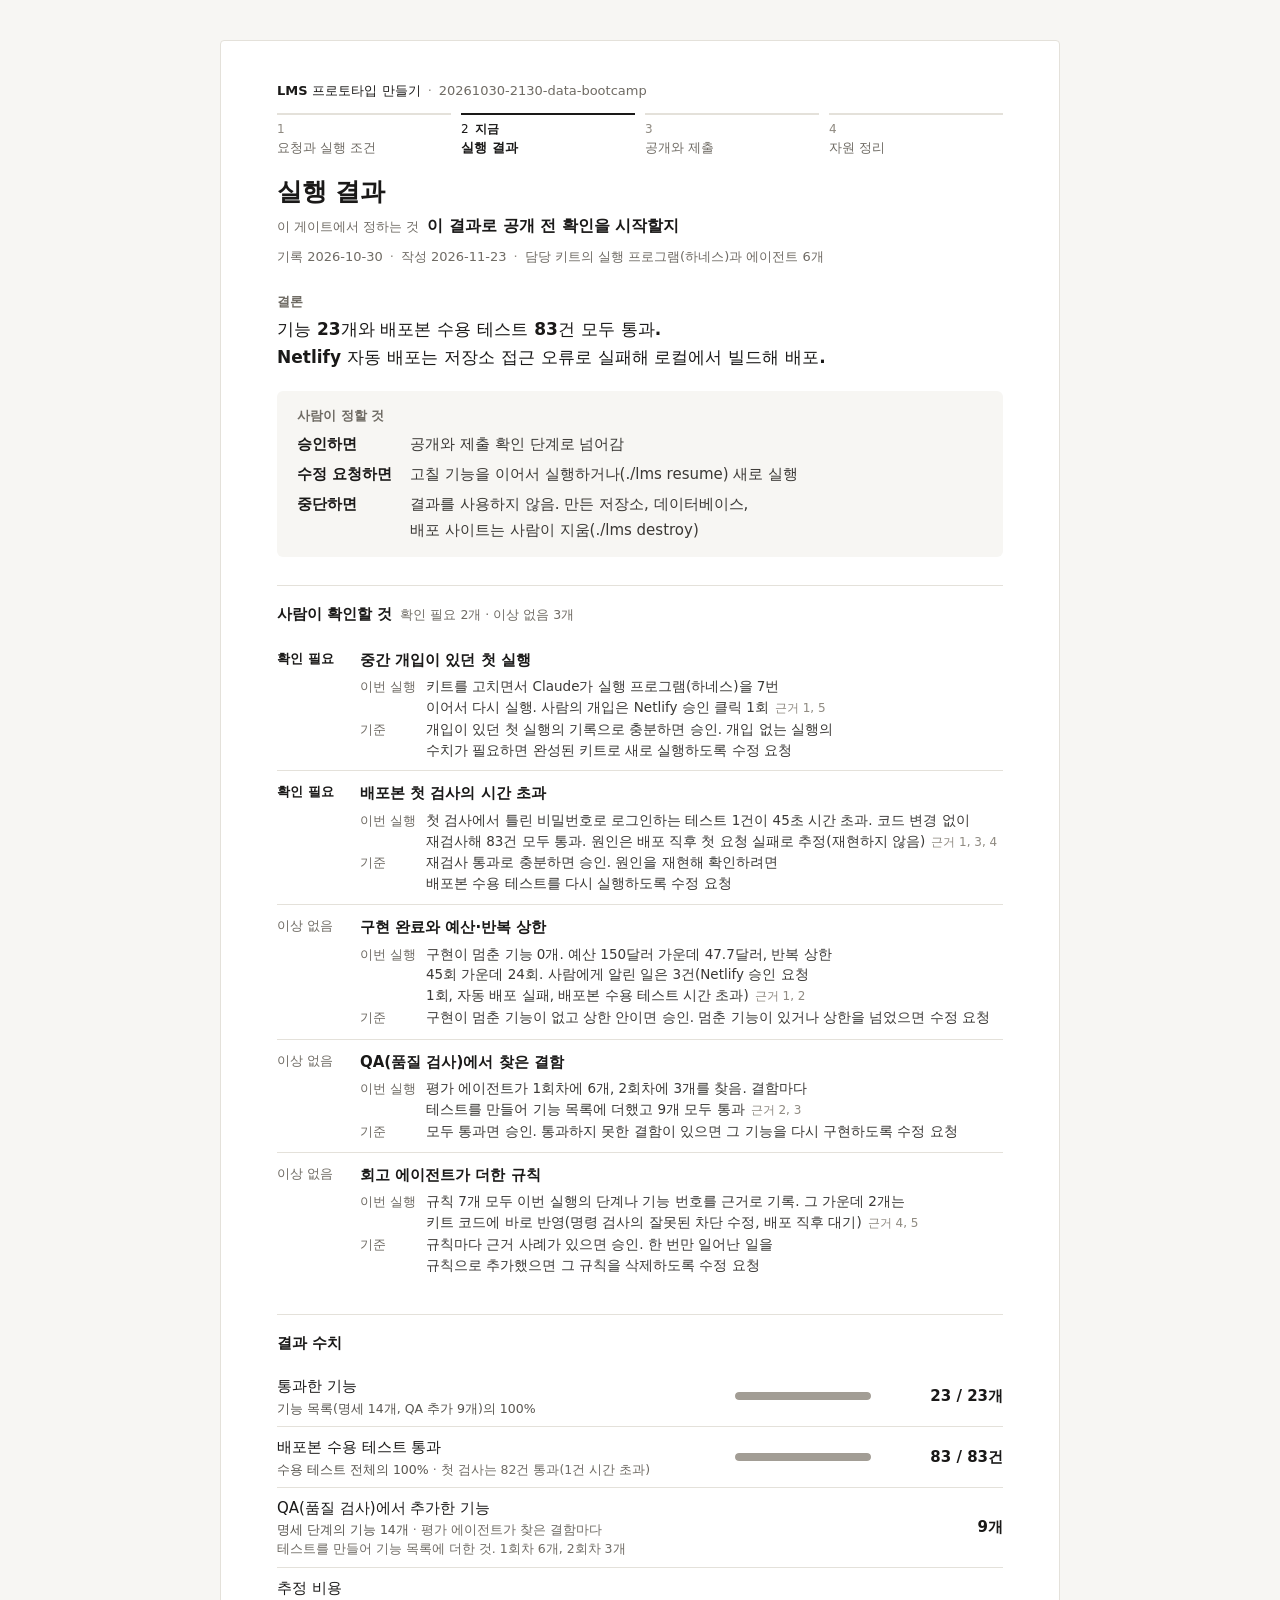
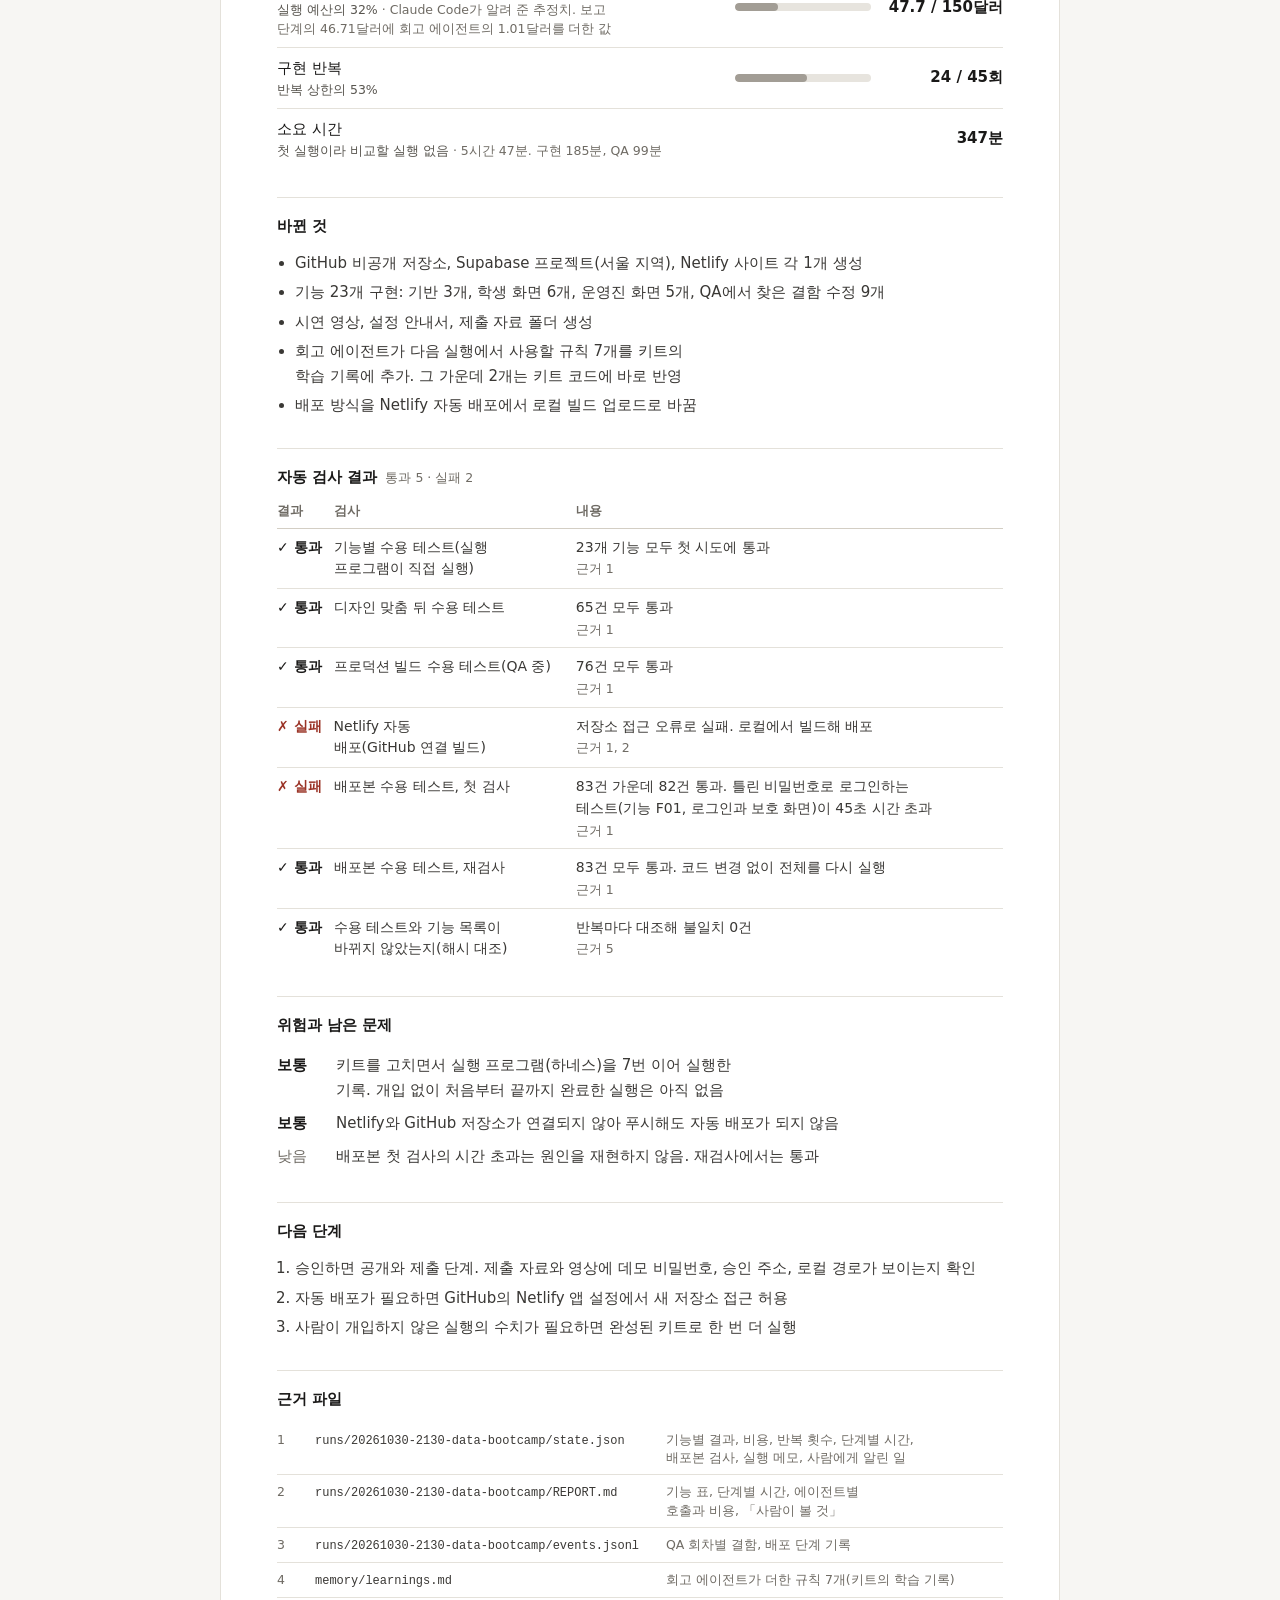
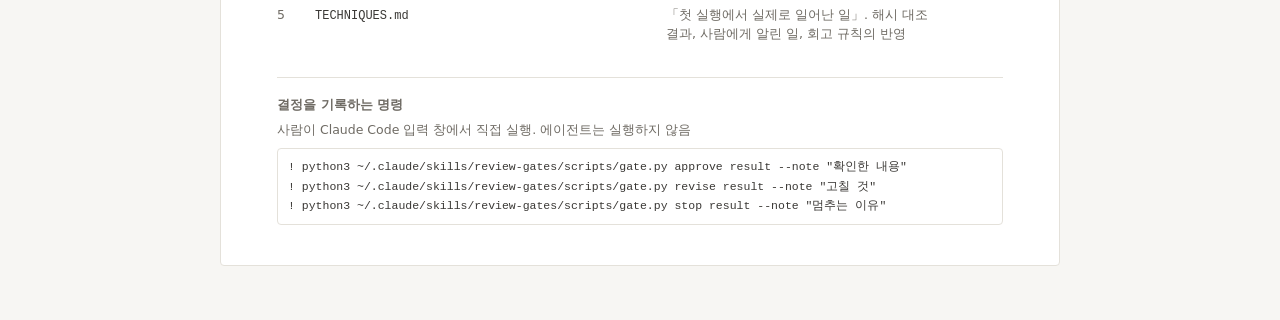
<file: media/stage-report-lms.html>
<!doctype html>
<html lang="ko">
<head>
<meta charset="utf-8">
<meta name="viewport" content="width=device-width, initial-scale=1">
<meta name="style" content="gaejo">
<title>실행 결과 · LMS 프로토타입 만들기 · 20261030-2130-data-bootcamp</title>
<style>
:root{--bg:#f7f6f3;--paper:#fff;--ink:#1a1918;--body:#3a3835;--muted:#58554f;--sub:#6f6b64;--faint:#8f8a81;
--line:#e4e1da;--line2:#d3cec4;--panel:#f7f6f3;--track:#e7e4de;--bar:#a29d95;--fail:#9a3326;
--sans:"Pretendard","Pretendard Variable","Apple SD Gothic Neo","Noto Sans KR",system-ui,-apple-system,"Segoe UI",sans-serif;
--mono:"SF Mono",ui-monospace,Menlo,Consolas,monospace;color-scheme:light dark}
@media screen and (prefers-color-scheme:dark){:root{--bg:#131211;--paper:#1c1b19;--ink:#f0ede8;--body:#d6d2ca;
--muted:#b3aea5;--sub:#9a958c;--faint:#7f7a72;--line:#34322e;--line2:#4a4741;--panel:#262421;--track:#2c2a27;
--bar:#7f7a72;--fail:#f08a7b}}
*{box-sizing:border-box}
html{-webkit-text-size-adjust:100%}
body{margin:0;background:var(--bg);color:var(--body);font:15px/1.68 var(--sans);word-break:keep-all;overflow-wrap:break-word}
p,li,dd,td,h1,h2,.msub,.small{text-wrap:balance}
b,strong,h1,h2{color:var(--ink)}
a{color:inherit;text-decoration:underline;text-decoration-color:var(--line2);text-underline-offset:3px}
.sheet{max-width:840px;margin:40px auto 56px;background:var(--paper);border:1px solid var(--line);border-radius:4px;padding:40px 56px 40px}
.wf{margin:0;font-size:13px;line-height:1.55;color:var(--sub)}
.wf span:first-child{color:var(--ink);font-weight:550}
.wf span:not(:last-child)::after,.meta span:not(:last-child)::after{content:"·";margin:0 7px;color:var(--faint);font-weight:400}
.flow{list-style:none;margin:12px 0 0;padding:0;display:grid;grid-template-columns:repeat(var(--n),minmax(0,1fr));gap:0 10px}
.flow li{border-top:2px solid var(--line);padding-top:6px;font-size:13px;line-height:1.45;color:var(--sub);min-width:0}
.flow .no{display:block;font-size:12px;color:var(--faint);font-variant-numeric:tabular-nums}
.flow .now{border-top-color:var(--ink);color:var(--ink)}
.flow .now .nm{font-weight:600}
.flow .now .no{color:var(--ink)}
.flow .here{margin-left:6px;font-weight:600}
h1{margin:18px 0 0;font-size:25px;line-height:1.32;font-weight:650;letter-spacing:-0.005em}
.ask{margin:6px 0 0;font-size:16px;line-height:1.55;color:var(--ink)}
.ask .lbl{margin-right:8px;color:var(--sub);font-size:13px;font-weight:500}
.ask .q{font-weight:600}
.meta{margin:8px 0 0;color:var(--sub);font-size:13px;line-height:1.55}
.meta span{white-space:nowrap}
h2{margin:0 0 12px;font-size:15px;font-weight:650;line-height:1.45}
h2.kicker{margin:0 0 4px;font-size:13px;color:var(--sub)}
.h2note{margin-left:8px;color:var(--sub);font-size:12.5px;font-weight:500}
.lead{margin-top:26px}
.conclusion{margin:0;font-size:17px;line-height:1.62;font-weight:560;color:var(--ink)}
.conclusion .s{display:block;text-wrap:balance}
.decide{margin:20px 0 0;background:var(--panel);border-radius:6px;padding:16px 20px 14px}
.opts{display:grid;grid-template-columns:max-content minmax(0,1fr);gap:5px 18px;margin:6px 0 0}
.opts dt{font-weight:600;color:var(--ink)}
.opts dd{margin:0}
.rec{margin:10px 0 0;font-size:14px}
.rec b{margin-right:8px;font-weight:600}
section.part{border-top:1px solid var(--line);margin-top:28px;padding-top:18px}
.wrap{overflow-x:auto}
table{width:100%;border-collapse:collapse;font-size:14px;line-height:1.55}
th{font-weight:600;color:var(--sub);font-size:12.5px;text-align:left;padding:0 12px 7px 0;border-bottom:1px solid var(--line2);white-space:nowrap}
td{padding:8px 12px 8px 0;vertical-align:top}
tr+tr td{border-top:1px solid var(--line)}
.small{display:block;margin-top:2px;color:var(--sub);font-size:12.5px;line-height:1.5;font-weight:400}
code{font-family:var(--mono);font-size:.86em;background:var(--panel);border-radius:3px;padding:0 2px}
.small code,.kv code,code.path{background:none;padding:0;border-radius:0;overflow-wrap:anywhere;word-break:normal}
code.path{font-size:12px}
.st{white-space:nowrap;font-weight:600;color:var(--ink)}
.st.fail{color:var(--fail)}
.st.skip{color:var(--sub);font-weight:500}
ul.plain,ol.plain{margin:0;padding-left:1.2em}
ul.plain li,ol.plain li{padding:2px 0}
ul.checks{list-style:none;margin:0;padding:0}
ul.checks li{display:grid;grid-template-columns:4.6em minmax(0,1fr);gap:0 14px;padding:10px 0}
ul.checks li+li{border-top:1px solid var(--line)}
.state{font-size:13px;line-height:1.7;font-weight:650;color:var(--ink);white-space:nowrap}
.ok .state{color:var(--sub);font-weight:500}
.q{margin:0;font-weight:600;color:var(--ink)}
.kv{display:grid;grid-template-columns:auto minmax(0,1fr);gap:1px 10px;margin:3px 0 0;font-size:13.5px;line-height:1.55}
.kv dt{color:var(--sub);font-size:12.5px;line-height:1.7;white-space:nowrap}
.kv dd{margin:0}
.refs{margin-left:6px;color:var(--faint);font-size:12px;white-space:nowrap}
ul.metrics{list-style:none;margin:0;padding:0;display:grid;grid-template-columns:minmax(0,1fr) auto;column-gap:18px}
ul.metrics.bars{grid-template-columns:minmax(0,1fr) 8.5rem auto}
ul.metrics li{grid-column:1/-1;display:grid;grid-template-columns:subgrid;align-items:center;padding:8px 0}
ul.metrics li+li{border-top:1px solid var(--line)}
.mn{min-width:0;color:var(--ink)}
.mn.wide{grid-column:1/3}
.msub{display:block;font-size:12.5px;line-height:1.5;color:var(--sub)}
.msub .mean{color:var(--muted)}
.bar{display:block;height:8px;border-radius:4px;background:var(--track);overflow:hidden}
.bar span{display:block;height:100%;border-radius:4px;background:var(--bar)}
.fig{text-align:right;white-space:nowrap;font-variant-numeric:tabular-nums;font-weight:600;color:var(--ink)}
.fig .from{color:var(--sub);font-weight:400}
ul.risks{list-style:none;margin:0;padding:0}
ul.risks li{display:grid;grid-template-columns:3.4em minmax(0,1fr);gap:8px;padding:4px 0}
.lv{font-weight:600;white-space:nowrap;color:var(--ink)}
.lv.high{color:var(--fail)}
.lv.low{color:var(--sub);font-weight:500}
ol.files{list-style:none;margin:0;padding:0}
ol.files li{display:grid;grid-template-columns:1.6em minmax(0,1fr) minmax(0,1fr);gap:2px 14px;padding:6px 0;align-items:baseline}
ol.files li+li{border-top:1px solid var(--line)}
ol.files .n{color:var(--sub);font-size:12.5px;font-variant-numeric:tabular-nums}
ol.files .small{margin-top:0}
.none{margin:0;color:var(--sub)}
section.cmds h2{font-size:13px;color:var(--sub);margin-bottom:4px}
.cmds p{margin:0 0 8px;color:var(--sub);font-size:12.5px}
.cmds pre{margin:0;padding:8px 10px;border:1px solid var(--line);border-radius:4px;font:11.5px/1.7 var(--mono);color:var(--body);overflow-x:auto;white-space:pre}
@media screen and (max-width:760px){
 .sheet{margin:0;border:0;border-radius:0;padding:28px 24px 36px}
}
@media screen and (max-width:560px){
 .sheet{padding:24px 16px 32px}
 h1{font-size:22px}
 .ask{font-size:15px}
 .ask .lbl{display:block}
 .wf,.meta{display:flex;flex-wrap:wrap;gap:0 12px}
 .wf span:not(:last-child)::after,.meta span:not(:last-child)::after{content:none}
 .flow{grid-template-columns:repeat(auto-fill,minmax(72px,1fr));gap:10px 6px}
 .flow li{font-size:12px}
 .opts{grid-template-columns:1fr;gap:0}
 .opts dd{margin-bottom:6px}
 ul.checks li{grid-template-columns:1fr;gap:0}
 ul.metrics,ul.metrics.bars{grid-template-columns:minmax(0,1fr) auto}
 ul.metrics .barcell{grid-column:1/-1;order:3;margin-top:6px}
 .mn.wide{grid-column:auto}
 ol.files li{grid-template-columns:1.6em minmax(0,1fr)}
 ol.files .small{grid-column:2}
}
@media print{
 @page{size:A4;margin:14mm 15mm 16mm}
 body{background:#fff;font-size:10pt;line-height:1.58}
 .sheet{max-width:none;margin:0;border:0;padding:0}
 h1{font-size:17pt}
 .conclusion{font-size:12pt}
 .ask{font-size:11pt}
 table{font-size:9.5pt}
 th{font-size:8.5pt}
 .small,.msub,.kv,.kv dt,.refs,.state,.cmds p{font-size:8.5pt}
 .q{font-size:9.5pt;line-height:1.5}
 .cmds pre{font-size:7.5pt}
 h1{margin-top:12px}
 .flow{margin-top:8px}
 .meta{margin-top:5px}
 .lead{margin-top:14px}
 .decide{margin-top:12px;padding:12px 16px 10px}
 section.part{margin-top:16px;padding-top:12px}
 h2{margin-bottom:8px}
 ul.checks li{padding:5px 0}
 ul.metrics li{padding:4px 0}
 .kv{line-height:1.4;margin-top:1px}
 .msub{line-height:1.4}
 .decide,.bar,.bar span,code{-webkit-print-color-adjust:exact;print-color-adjust:exact}
 tr,li,.decide{break-inside:avoid}
 h2{break-after:avoid}
 .wrap{overflow:visible}
 a{text-decoration:none}
}
</style>
</head>
<body>
<main class="sheet">
<header class="head">
<p class="wf"><span>LMS 프로토타입 만들기</span><span>20261030-2130-data-bootcamp</span></p>
<ol class="flow" style="--n:4" aria-label="LMS 프로토타입 만들기의 게이트 4곳"><li><span class="no">1</span><span class="nm">요청과 실행 조건</span></li><li class="now" aria-current="step"><span class="no">2<span class="here">지금</span></span><span class="nm">실행 결과</span></li><li><span class="no">3</span><span class="nm">공개와 제출</span></li><li><span class="no">4</span><span class="nm">자원 정리</span></li></ol>
<h1>실행 결과</h1>
<p class="ask"><span class="lbl">이 게이트에서 정하는 것</span><span class="q">이 결과로 공개 전 확인을 시작할지</span></p>
<p class="meta"><span>기록 2026-10-30</span><span>작성 2026-11-23</span><span>담당 키트의 실행 프로그램(하네스)과 에이전트 6개</span></p>
</header>
<section class="lead" aria-labelledby="h-lead"><h2 id="h-lead" class="kicker">결론</h2>
<p class="conclusion"><span class="s">기능 23개와 배포본 수용 테스트 83건 모두 통과.</span> <span class="s">Netlify 자동 배포는 저장소 접근 오류로 실패해 로컬에서 빌드해 배포.</span></p></section>
<section class="decide" aria-labelledby="h-decide"><h2 id="h-decide" class="kicker">사람이 정할 것</h2>
<dl class="opts">
<dt>승인하면</dt><dd>공개와 제출 확인 단계로 넘어감</dd>
<dt>수정 요청하면</dt><dd>고칠 기능을 이어서 실행하거나⁠(./lms resume) 새로 실행</dd>
<dt>중단하면</dt><dd>결과를 사용하지 않음. 만든 저장소, 데이터베이스, 배포 사이트는 사람이 지움⁠(./lms destroy)</dd>
</dl>
</section>
<section class="part" aria-labelledby="h-human"><h2 id="h-human">사람이 확인할 것<span class="h2note">확인 필요 2개 · 이상 없음 3개</span></h2><ul class="checks">
<li class="need"><span class="state">확인 필요</span><div><p class="q">중간 개입이 있던 첫 실행</p><dl class="kv"><dt>이번 실행</dt><dd>키트를 고치면서 Claude가 실행 프로그램⁠(하네스)⁠을 7번 이어서 다시 실행. 사람의 개입은 Netlify 승인 클릭 1회<span class="refs">근거 1, 5</span></dd><dt>기준</dt><dd>개입이 있던 첫 실행의 기록으로 충분하면 승인. 개입 없는 실행의 수치가 필요하면 완성된 키트로 새로 실행하도록 수정 요청</dd></dl></div></li>
<li class="need"><span class="state">확인 필요</span><div><p class="q">배포본 첫 검사의 시간 초과</p><dl class="kv"><dt>이번 실행</dt><dd>첫 검사에서 틀린 비밀번호로 로그인하는 테스트 1건이 45초 시간 초과. 코드 변경 없이 재검사해 83건 모두 통과. 원인은 배포 직후 첫 요청 실패로 추정⁠(재현하지 않음)<span class="refs">근거 1, 3, 4</span></dd><dt>기준</dt><dd>재검사 통과로 충분하면 승인. 원인을 재현해 확인하려면 배포본 수용 테스트를 다시 실행하도록 수정 요청</dd></dl></div></li>
<li class="ok"><span class="state">이상 없음</span><div><p class="q">구현 완료와 예산·반복 상한</p><dl class="kv"><dt>이번 실행</dt><dd>구현이 멈춘 기능 0개. 예산 150달러 가운데 47.7달러, 반복 상한 45회 가운데 24회. 사람에게 알린 일은 3건⁠(Netlify 승인 요청 1회, 자동 배포 실패, 배포본 수용 테스트 시간 초과)<span class="refs">근거 1, 2</span></dd><dt>기준</dt><dd>구현이 멈춘 기능이 없고 상한 안이면 승인. 멈춘 기능이 있거나 상한을 넘었으면 수정 요청</dd></dl></div></li>
<li class="ok"><span class="state">이상 없음</span><div><p class="q">QA⁠(품질 검사)⁠에서 찾은 결함</p><dl class="kv"><dt>이번 실행</dt><dd>평가 에이전트가 1회차에 6개, 2회차에 3개를 찾음. 결함마다 테스트를 만들어 기능 목록에 더했고 9개 모두 통과<span class="refs">근거 2, 3</span></dd><dt>기준</dt><dd>모두 통과면 승인. 통과하지 못한 결함이 있으면 그 기능을 다시 구현하도록 수정 요청</dd></dl></div></li>
<li class="ok"><span class="state">이상 없음</span><div><p class="q">회고 에이전트가 더한 규칙</p><dl class="kv"><dt>이번 실행</dt><dd>규칙 7개 모두 이번 실행의 단계나 기능 번호를 근거로 기록. 그 가운데 2개는 키트 코드에 바로 반영⁠(명령 검사의 잘못된 차단 수정, 배포 직후 대기)<span class="refs">근거 4, 5</span></dd><dt>기준</dt><dd>규칙마다 근거 사례가 있으면 승인. 한 번만 일어난 일을 규칙으로 추가했으면 그 규칙을 삭제하도록 수정 요청</dd></dl></div></li>
</ul></section>
<section class="part" aria-labelledby="h-metrics"><h2 id="h-metrics">결과 수치</h2>
<ul class="metrics bars">
<li><span class="mn">통과한 기능<span class="msub"><span class="mean">기능 목록⁠(명세 14개, QA 추가 9개)⁠의 100%</span></span></span><span class="barcell" role="img" aria-label="기능 목록(명세 14개, QA 추가 9개)의 100%"><span class="bar"><span style="width:100.0%"></span></span></span><span class="fig">23 / 23개</span></li>
<li><span class="mn">배포본 수용 테스트 통과<span class="msub"><span class="mean">수용 테스트 전체의 100%</span> · 첫 검사는 82건 통과⁠(1건 시간 초과)</span></span><span class="barcell" role="img" aria-label="수용 테스트 전체의 100%"><span class="bar"><span style="width:100.0%"></span></span></span><span class="fig">83 / 83건</span></li>
<li><span class="mn wide">QA⁠(품질 검사)⁠에서 추가한 기능<span class="msub"><span class="mean">명세 단계의 기능 14개</span> · 평가 에이전트가 찾은 결함마다 테스트를 만들어 기능 목록에 더한 것. 1회차 6개, 2회차 3개</span></span><span class="fig">9개</span></li>
<li><span class="mn">추정 비용<span class="msub"><span class="mean">실행 예산의 32%</span> · Claude Code가 알려 준 추정치. 보고 단계의 46.71달러에 회고 에이전트의 1.01달러를 더한 값</span></span><span class="barcell" role="img" aria-label="실행 예산의 32%"><span class="bar"><span style="width:31.8%"></span></span></span><span class="fig">47.7 / 150달러</span></li>
<li><span class="mn">구현 반복<span class="msub"><span class="mean">반복 상한의 53%</span></span></span><span class="barcell" role="img" aria-label="반복 상한의 53%"><span class="bar"><span style="width:53.3%"></span></span></span><span class="fig">24 / 45회</span></li>
<li><span class="mn wide">소요 시간<span class="msub"><span class="mean">첫 실행이라 비교할 실행 없음</span> · 5시간 47분. 구현 185분, QA 99분</span></span><span class="fig">347분</span></li>
</ul>
</section>
<section class="part" aria-labelledby="h-changes"><h2 id="h-changes">바뀐 것</h2>
<ul class="plain"><li>GitHub 비공개 저장소, Supabase 프로젝트⁠(서울 지역), Netlify 사이트 각 1개 생성</li><li>기능 23개 구현: 기반 3개, 학생 화면 6개, 운영진 화면 5개, QA에서 찾은 결함 수정 9개</li><li>시연 영상, 설정 안내서, 제출 자료 폴더 생성</li><li>회고 에이전트가 다음 실행에서 사용할 규칙 7개를 키트의 학습 기록에 추가. 그 가운데 2개는 키트 코드에 바로 반영</li><li>배포 방식을 Netlify 자동 배포에서 로컬 빌드 업로드로 바꿈</li></ul>
</section>
<section class="part" aria-labelledby="h-auto"><h2 id="h-auto">자동 검사 결과<span class="h2note">통과 5 · 실패 2</span></h2>
<div class="wrap"><table><thead><tr><th>결과</th><th>검사</th><th>내용</th></tr></thead><tbody>
<tr><td><span class="st pass">✓ 통과</span></td><td>기능별 수용 테스트⁠(실행 프로그램이 직접 실행)</td><td>23개 기능 모두 첫 시도에 통과<span class="small">근거 1</span></td></tr>
<tr><td><span class="st pass">✓ 통과</span></td><td>디자인 맞춤 뒤 수용 테스트</td><td>65건 모두 통과<span class="small">근거 1</span></td></tr>
<tr><td><span class="st pass">✓ 통과</span></td><td>프로덕션 빌드 수용 테스트⁠(QA 중)</td><td>76건 모두 통과<span class="small">근거 1</span></td></tr>
<tr><td><span class="st fail">✗ 실패</span></td><td>Netlify 자동 배포⁠(GitHub 연결 빌드)</td><td>저장소 접근 오류로 실패. 로컬에서 빌드해 배포<span class="small">근거 1, 2</span></td></tr>
<tr><td><span class="st fail">✗ 실패</span></td><td>배포본 수용 테스트, 첫 검사</td><td>83건 가운데 82건 통과. 틀린 비밀번호로 로그인하는 테스트⁠(기능 F01, 로그인과 보호 화면)⁠이 45초 시간 초과<span class="small">근거 1</span></td></tr>
<tr><td><span class="st pass">✓ 통과</span></td><td>배포본 수용 테스트, 재검사</td><td>83건 모두 통과. 코드 변경 없이 전체를 다시 실행<span class="small">근거 1</span></td></tr>
<tr><td><span class="st pass">✓ 통과</span></td><td>수용 테스트와 기능 목록이 바뀌지 않았는지⁠(해시 대조)</td><td>반복마다 대조해 불일치 0건<span class="small">근거 5</span></td></tr>
</tbody></table></div>
</section>
<section class="part" aria-labelledby="h-risks"><h2 id="h-risks">위험과 남은 문제</h2>
<ul class="risks">
<li><span class="lv mid">보통</span><span>키트를 고치면서 실행 프로그램⁠(하네스)⁠을 7번 이어 실행한 기록. 개입 없이 처음부터 끝까지 완료한 실행은 아직 없음</span></li>
<li><span class="lv mid">보통</span><span>Netlify와 GitHub 저장소가 연결되지 않아 푸시해도 자동 배포가 되지 않음</span></li>
<li><span class="lv low">낮음</span><span>배포본 첫 검사의 시간 초과는 원인을 재현하지 않음. 재검사에서는 통과</span></li>
</ul>
</section>
<section class="part" aria-labelledby="h-next"><h2 id="h-next">다음 단계</h2>
<ol class="plain"><li>승인하면 공개와 제출 단계. 제출 자료와 영상에 데모 비밀번호, 승인 주소, 로컬 경로가 보이는지 확인</li><li>자동 배포가 필요하면 GitHub의 Netlify 앱 설정에서 새 저장소 접근 허용</li><li>사람이 개입하지 않은 실행의 수치가 필요하면 완성된 키트로 한 번 더 실행</li></ol>
</section>
<section class="part" aria-labelledby="h-files"><h2 id="h-files">근거 파일</h2><ol class="files">
<li><span class="n">1</span><code class="path">runs/<wbr>20261030-2130-data-bootcamp/<wbr>state.json</code><span class="small">기능별 결과, 비용, 반복 횟수, 단계별 시간, 배포본 검사, 실행 메모, 사람에게 알린 일</span></li>
<li><span class="n">2</span><code class="path">runs/<wbr>20261030-2130-data-bootcamp/<wbr>REPORT.md</code><span class="small">기능 표, 단계별 시간, 에이전트별 호출과 비용, 「사람이 볼 것」</span></li>
<li><span class="n">3</span><code class="path">runs/<wbr>20261030-2130-data-bootcamp/<wbr>events.jsonl</code><span class="small">QA 회차별 결함, 배포 단계 기록</span></li>
<li><span class="n">4</span><code class="path">memory/<wbr>learnings.md</code><span class="small">회고 에이전트가 더한 규칙 7개⁠(키트의 학습 기록)</span></li>
<li><span class="n">5</span><code class="path">TECHNIQUES.md</code><span class="small">「첫 실행에서 실제로 일어난 일」. 해시 대조 결과, 사람에게 알린 일, 회고 규칙의 반영</span></li>
</ol></section>
<section class="part cmds" aria-labelledby="h-cmds"><h2 id="h-cmds">결정을 기록하는 명령</h2>
<p>사람이 Claude Code 입력 창에서 직접 실행. 에이전트는 실행하지 않음</p>
<pre>! python3 ~/.claude/skills/review-gates/scripts/gate.py approve result --note &quot;확인한 내용&quot;
! python3 ~/.claude/skills/review-gates/scripts/gate.py revise result --note &quot;고칠 것&quot;
! python3 ~/.claude/skills/review-gates/scripts/gate.py stop result --note &quot;멈추는 이유&quot;</pre></section>
</main>
</body></html>
</file>
